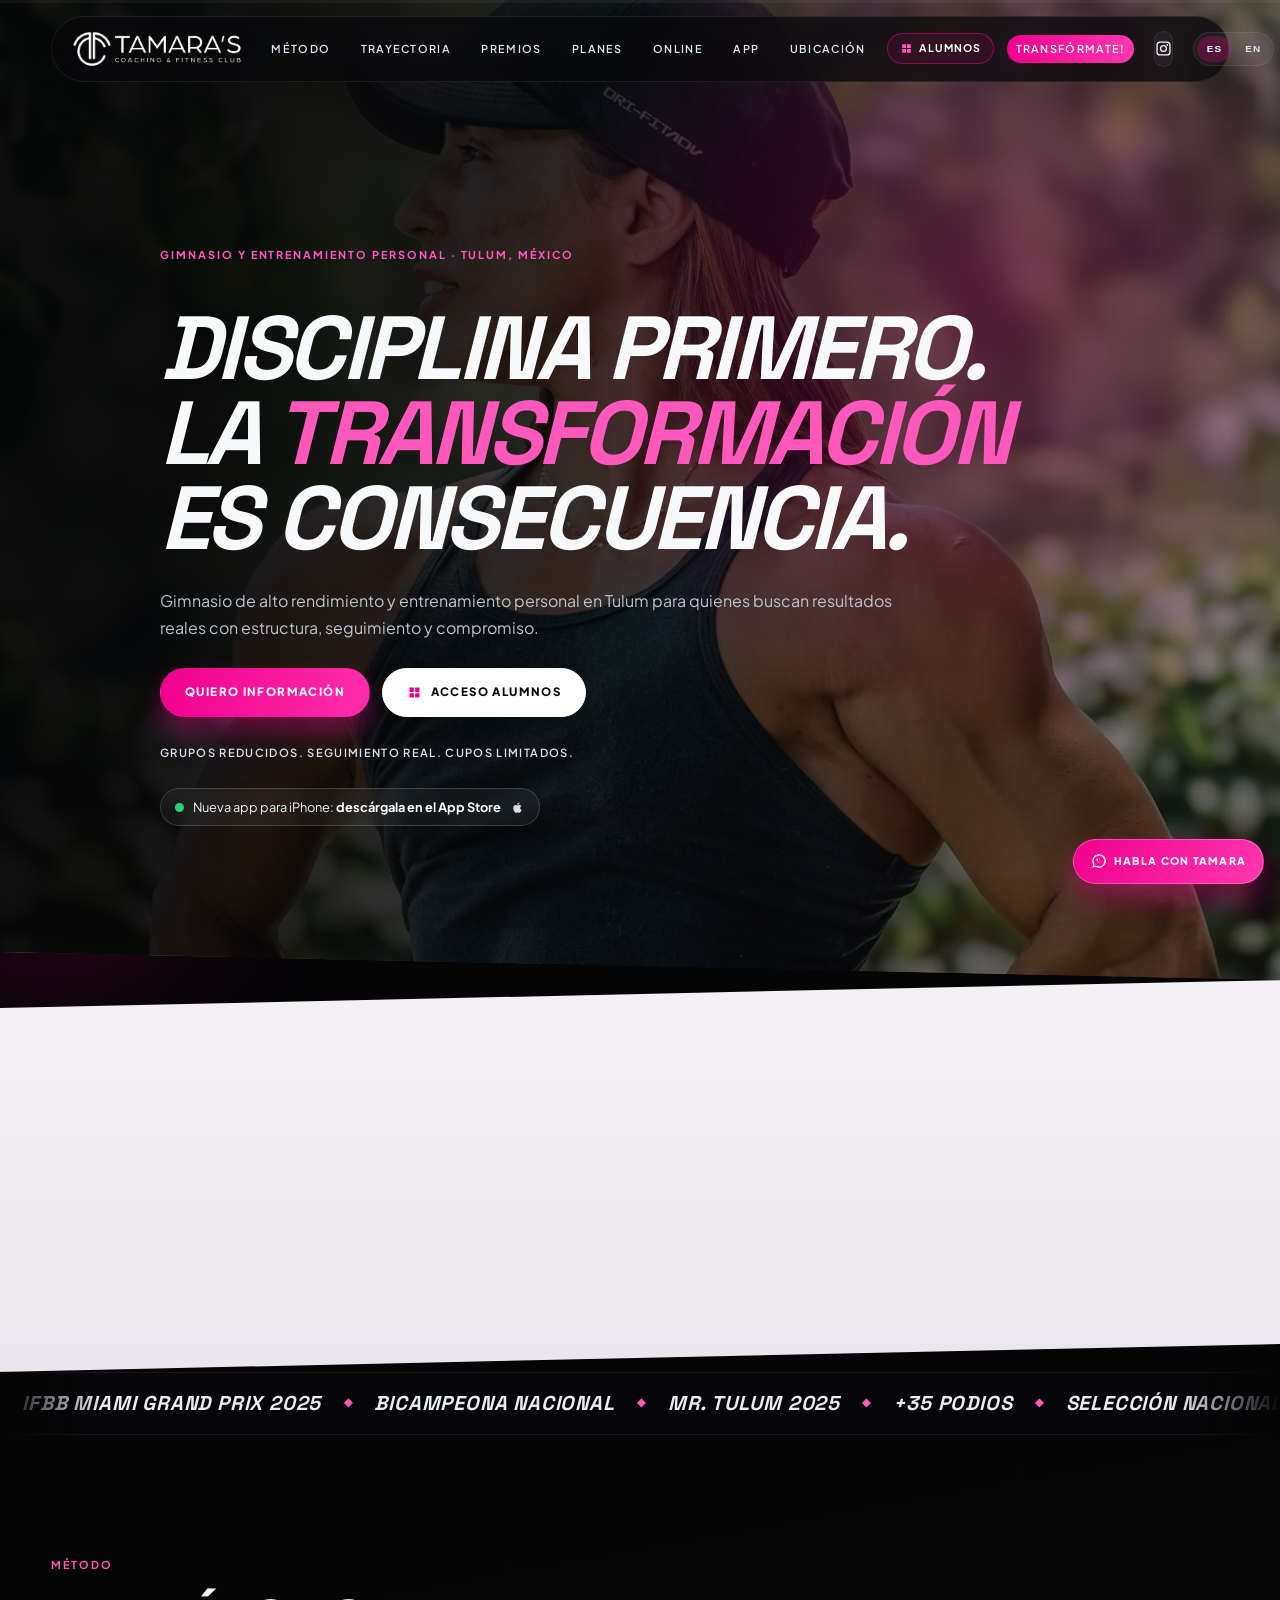
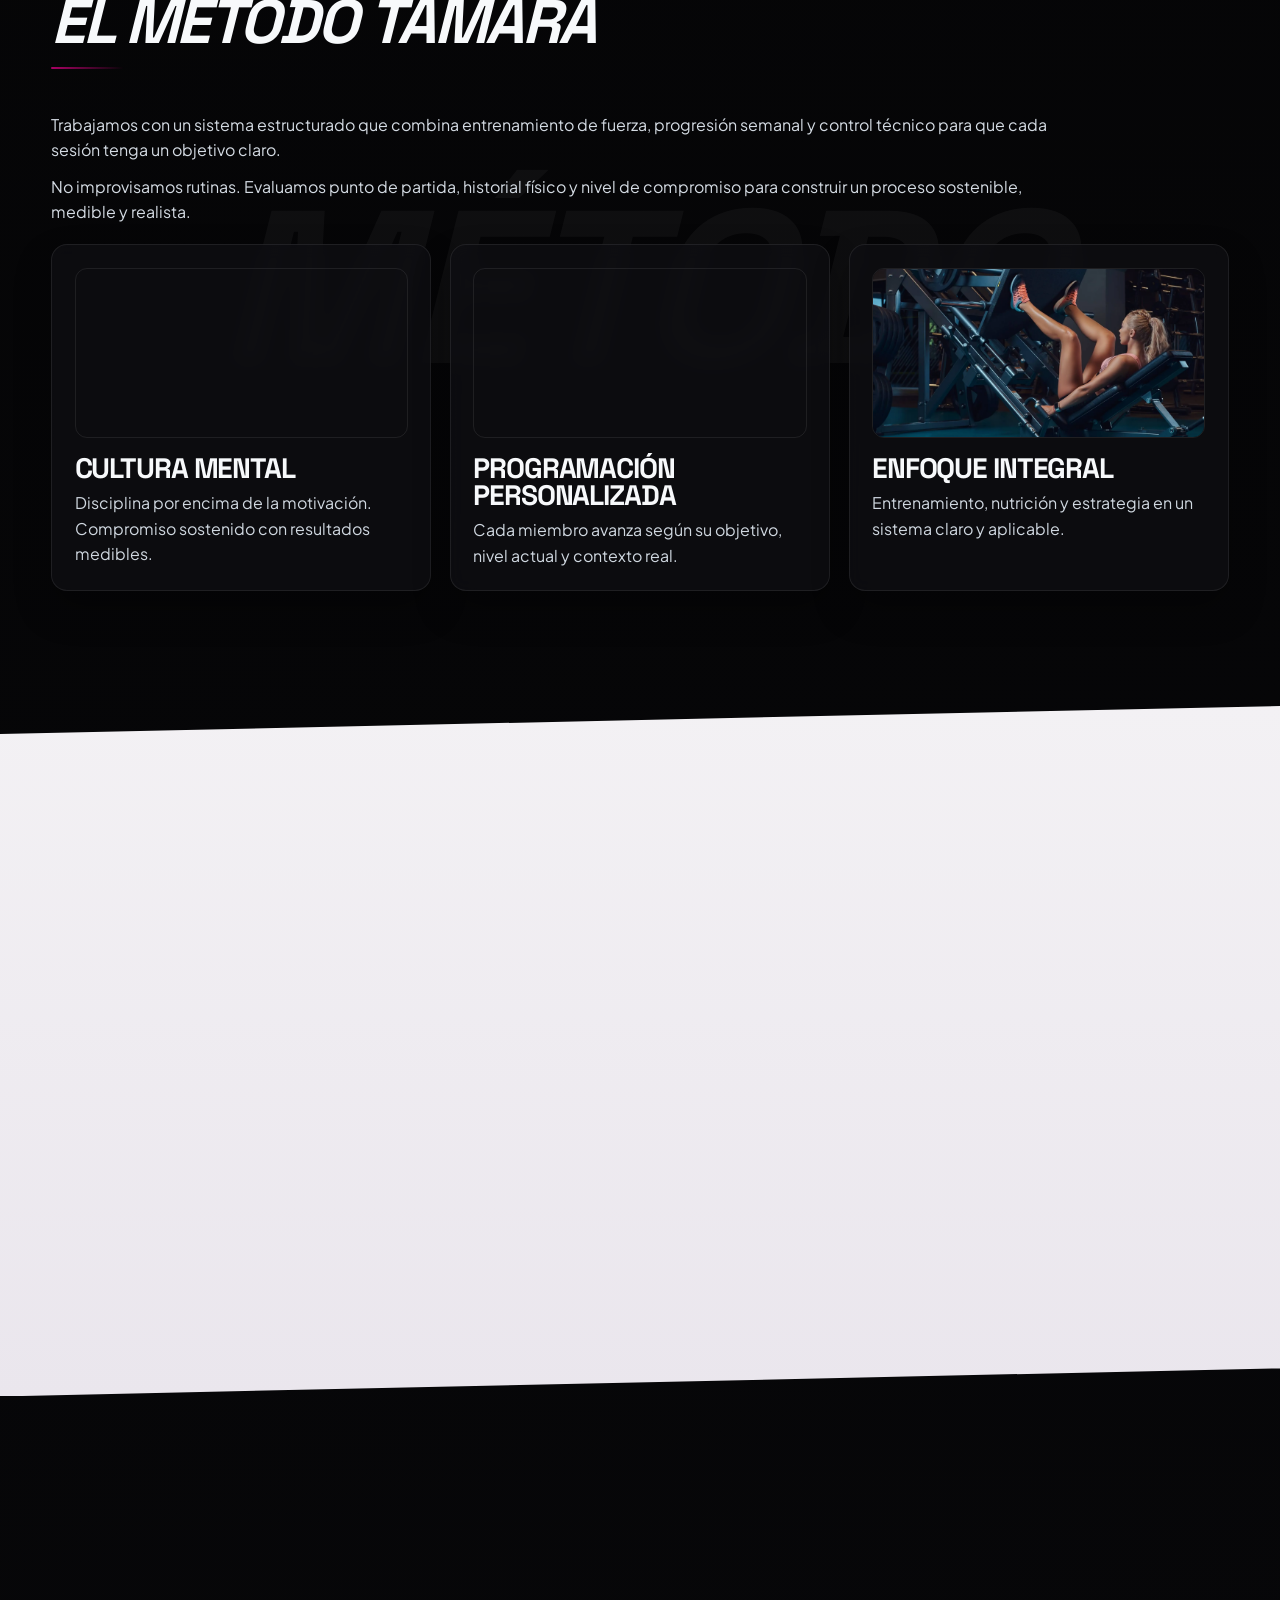
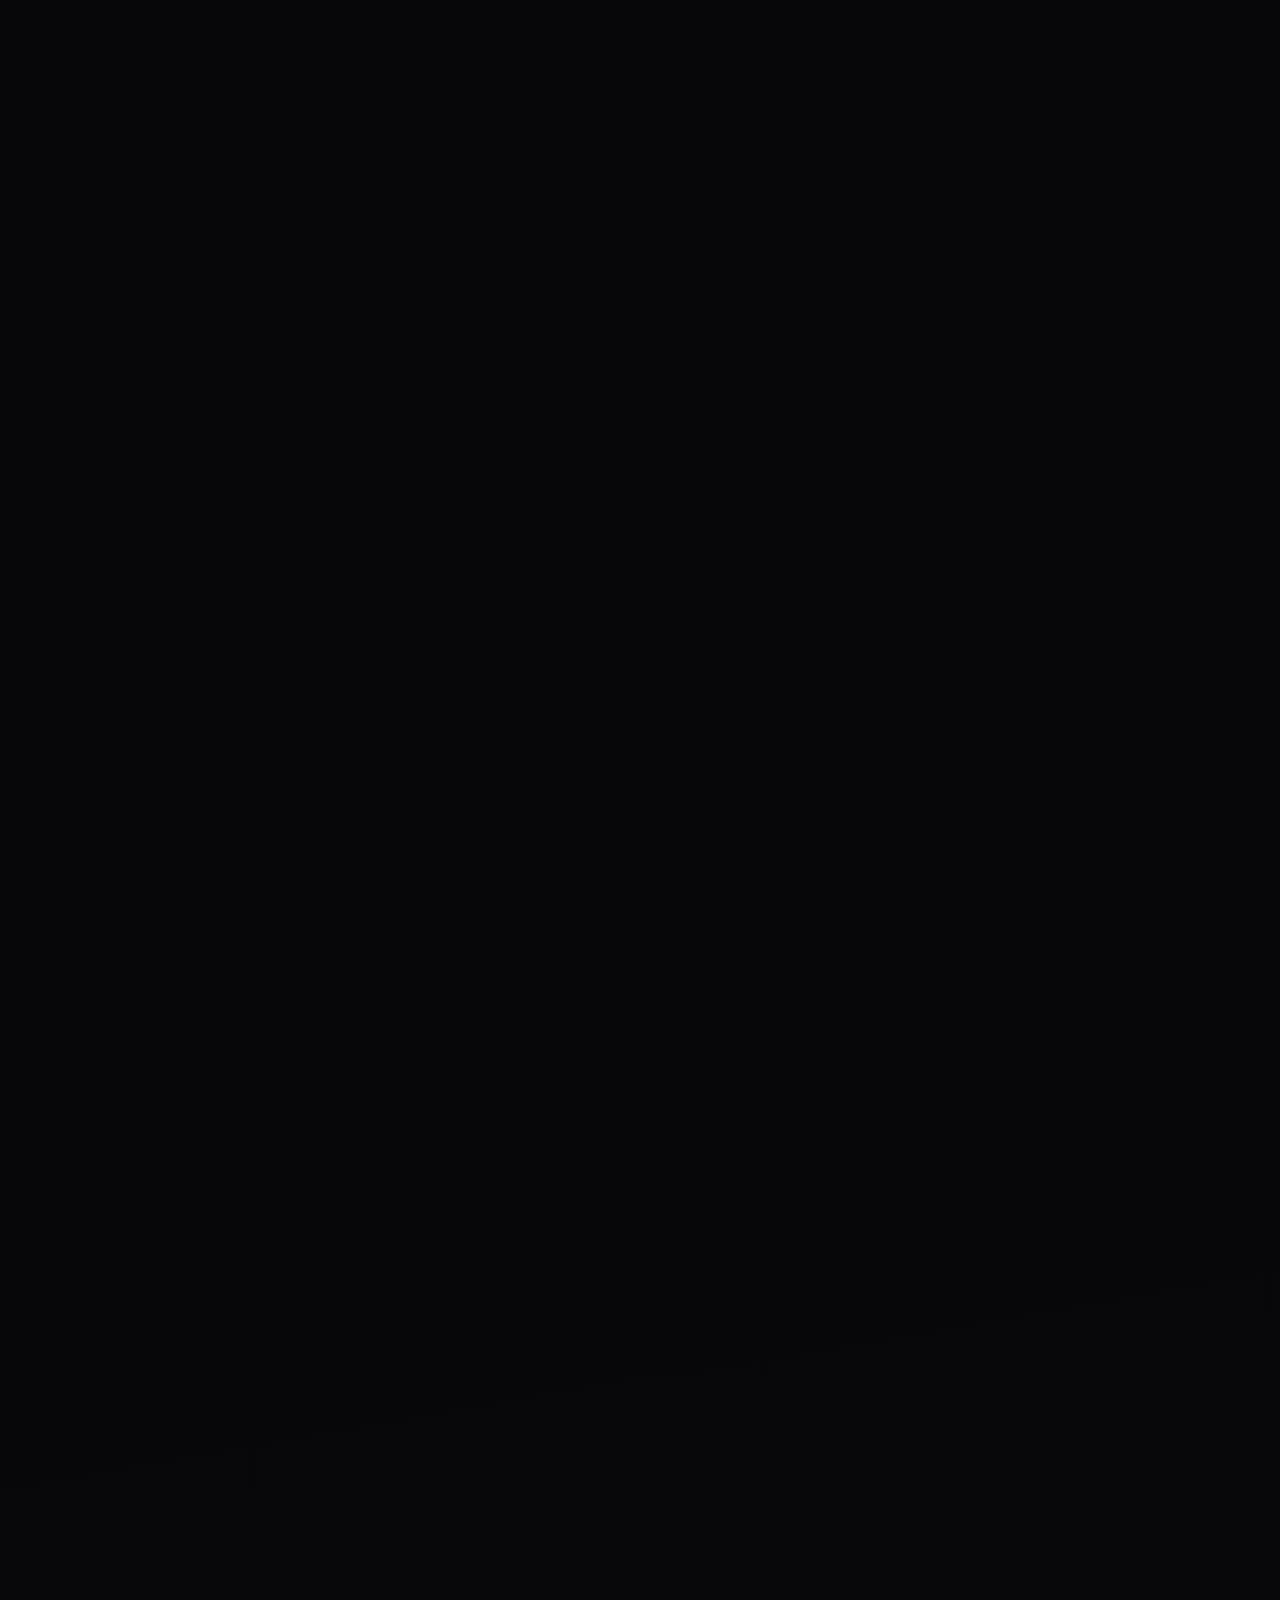
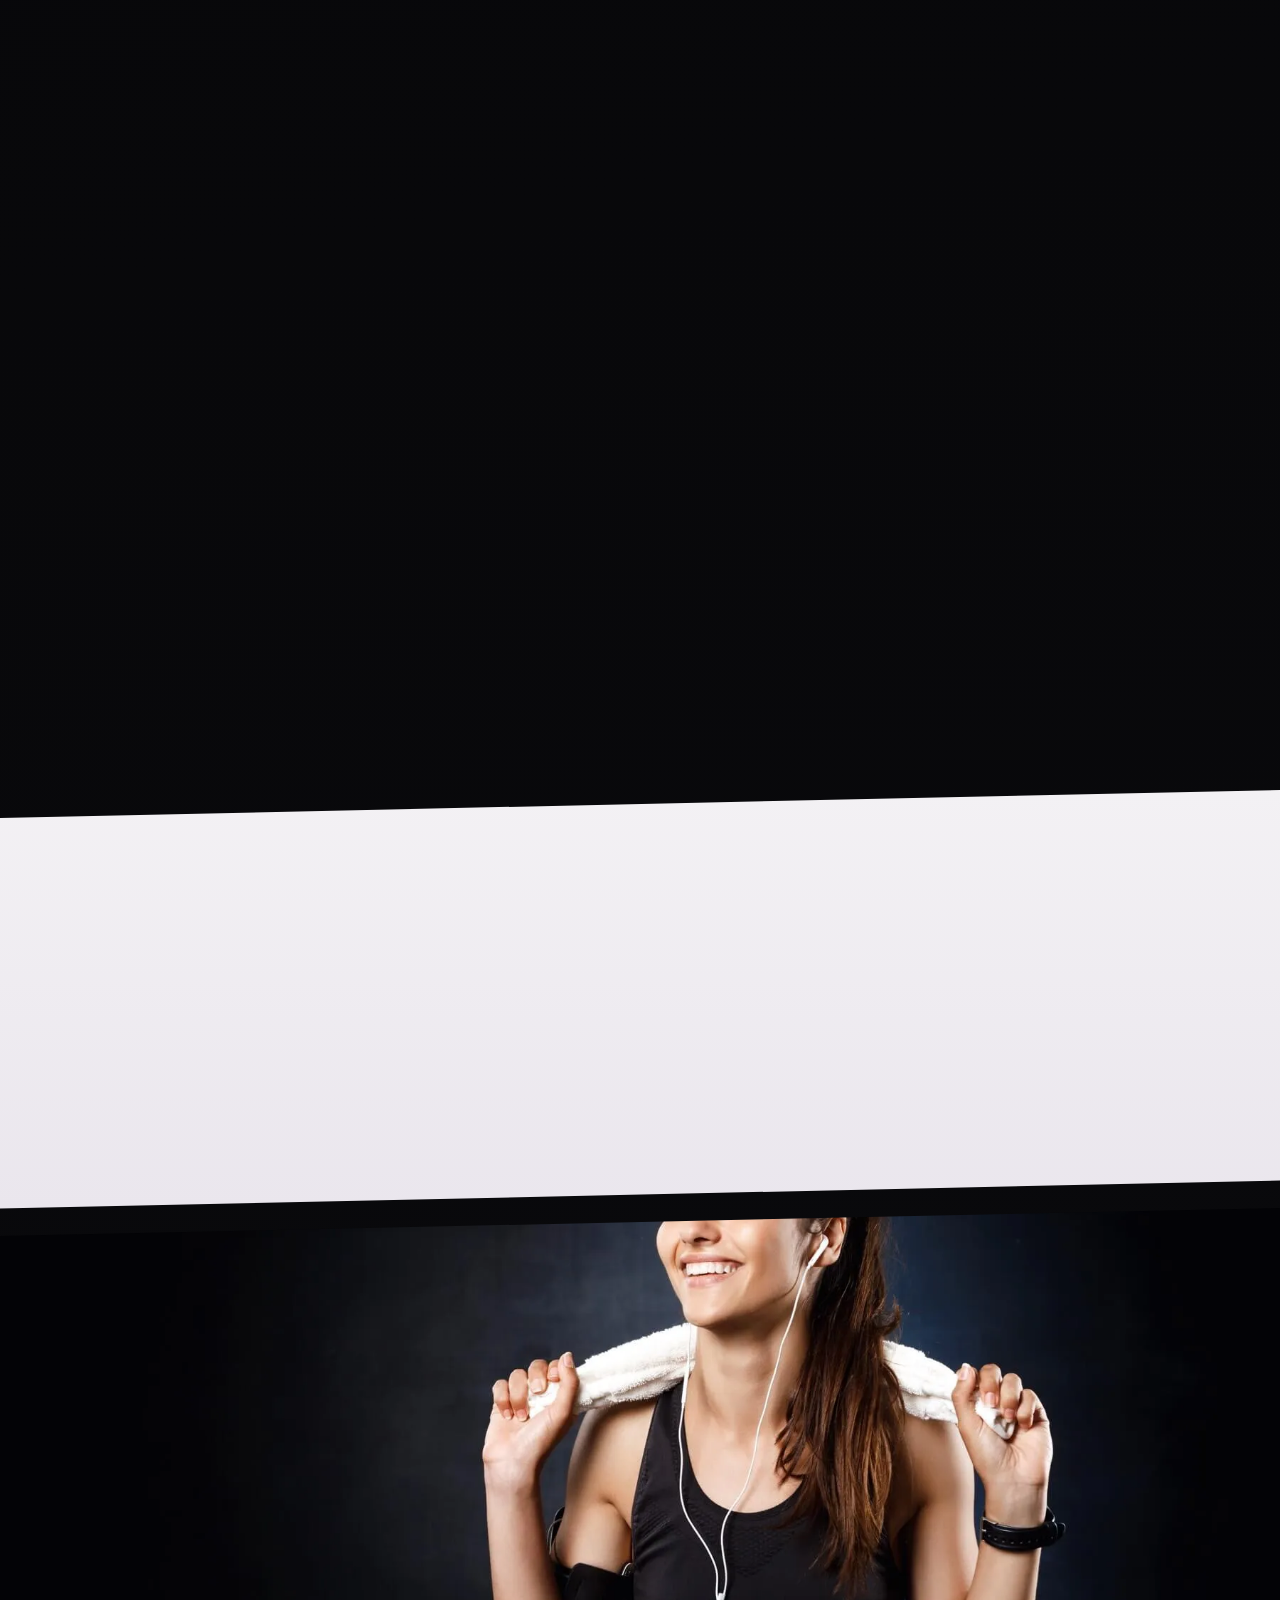
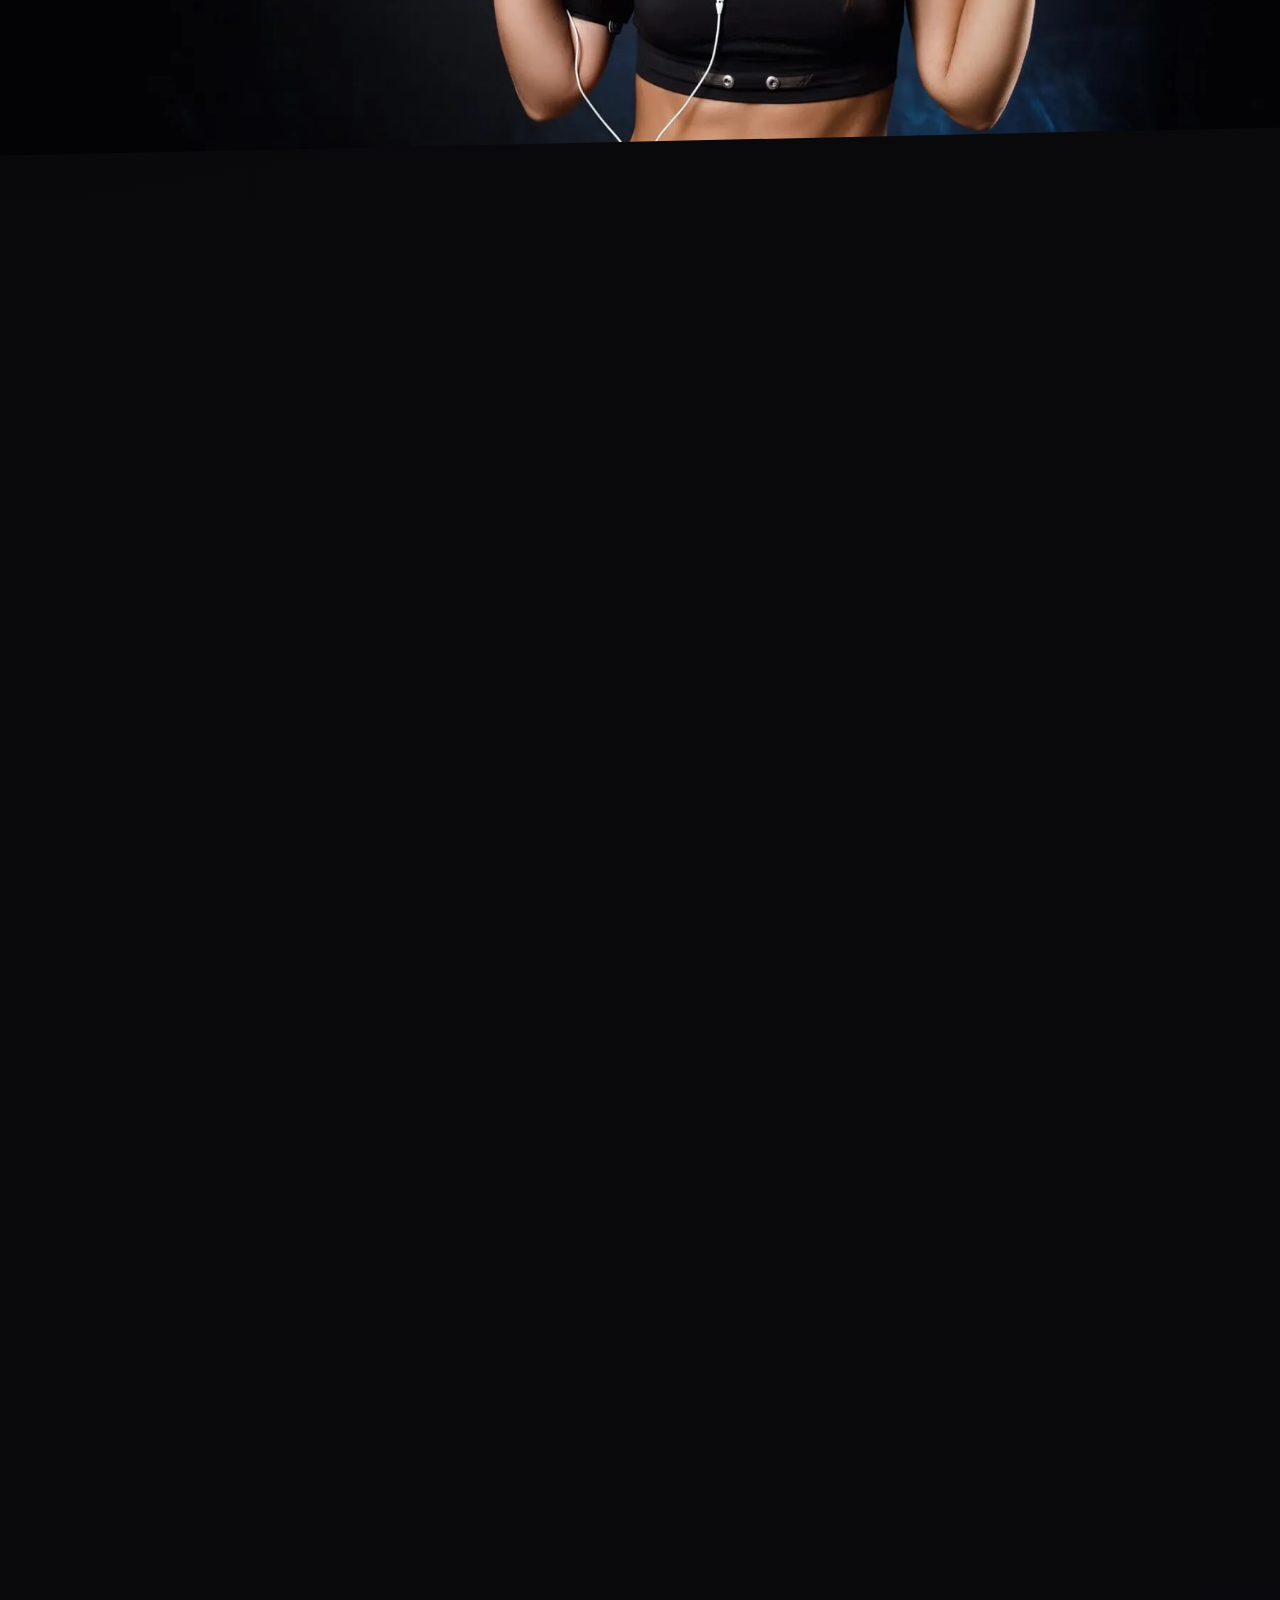
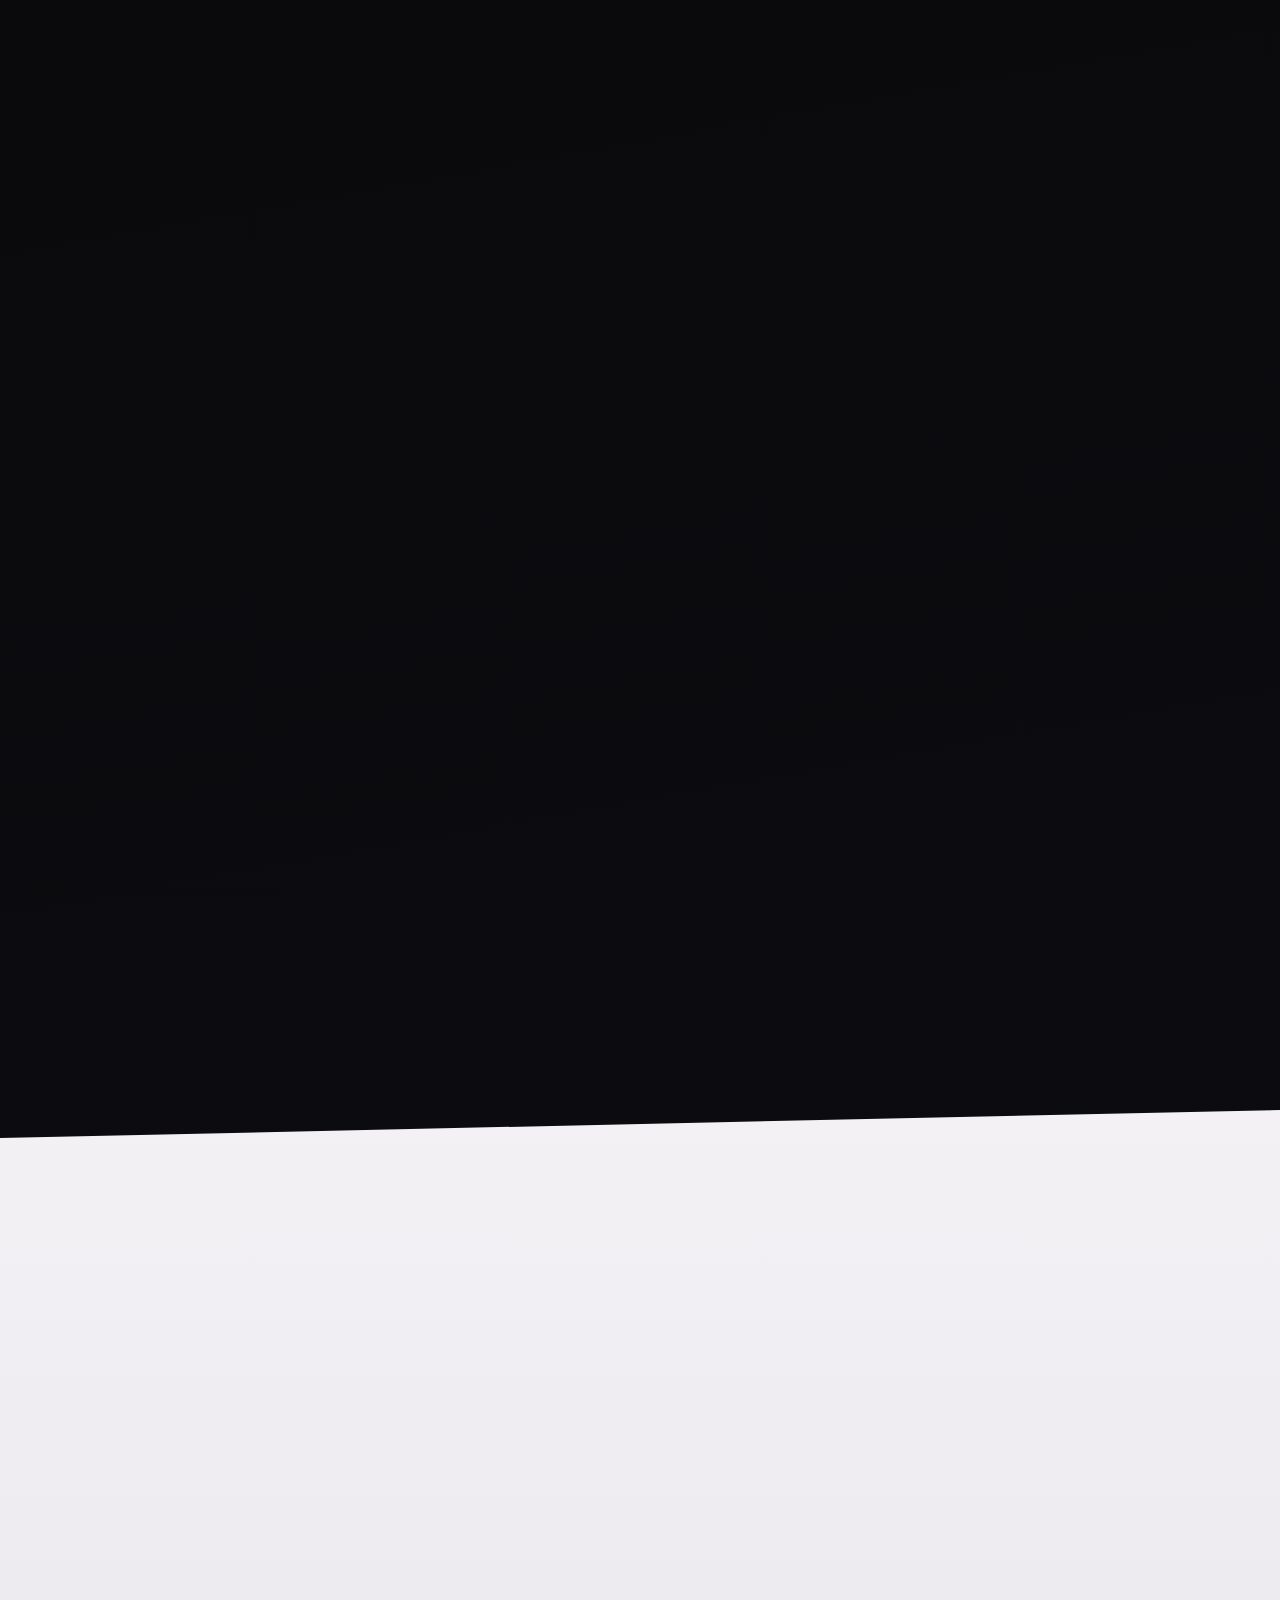
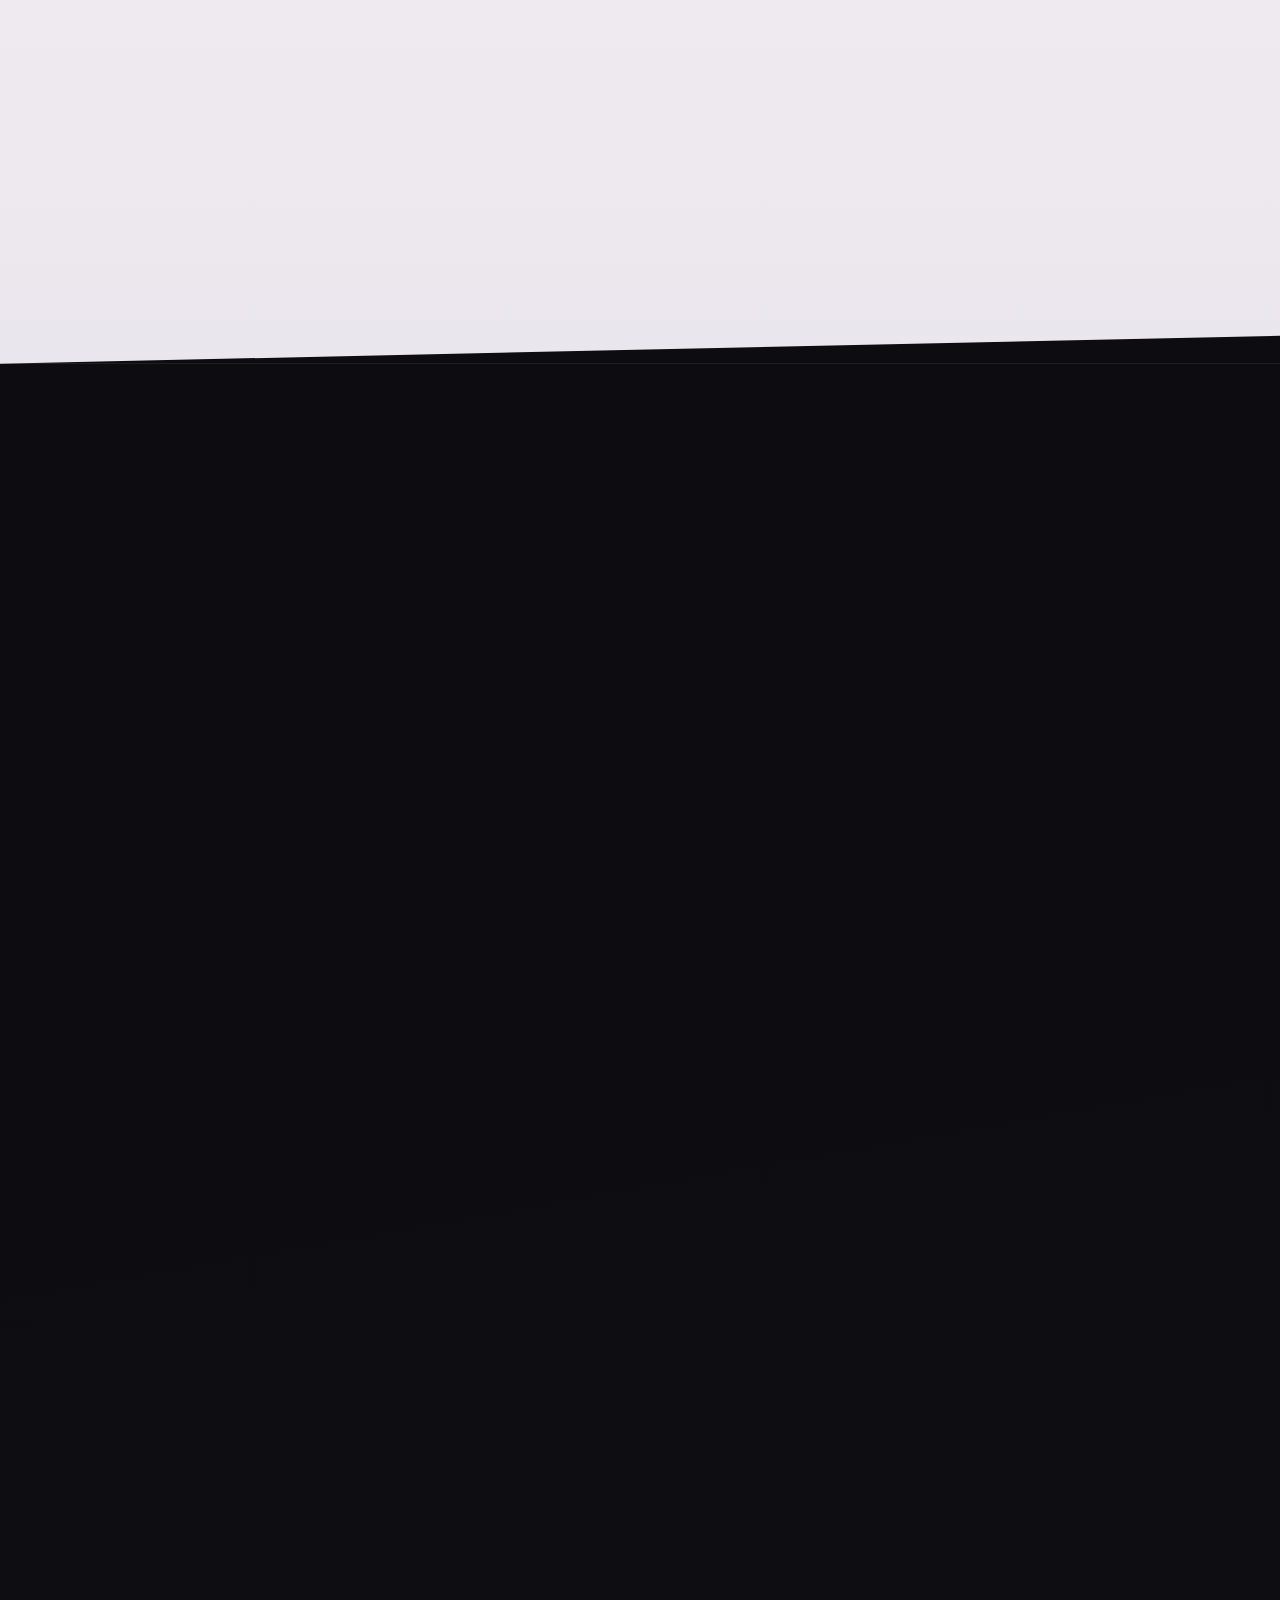
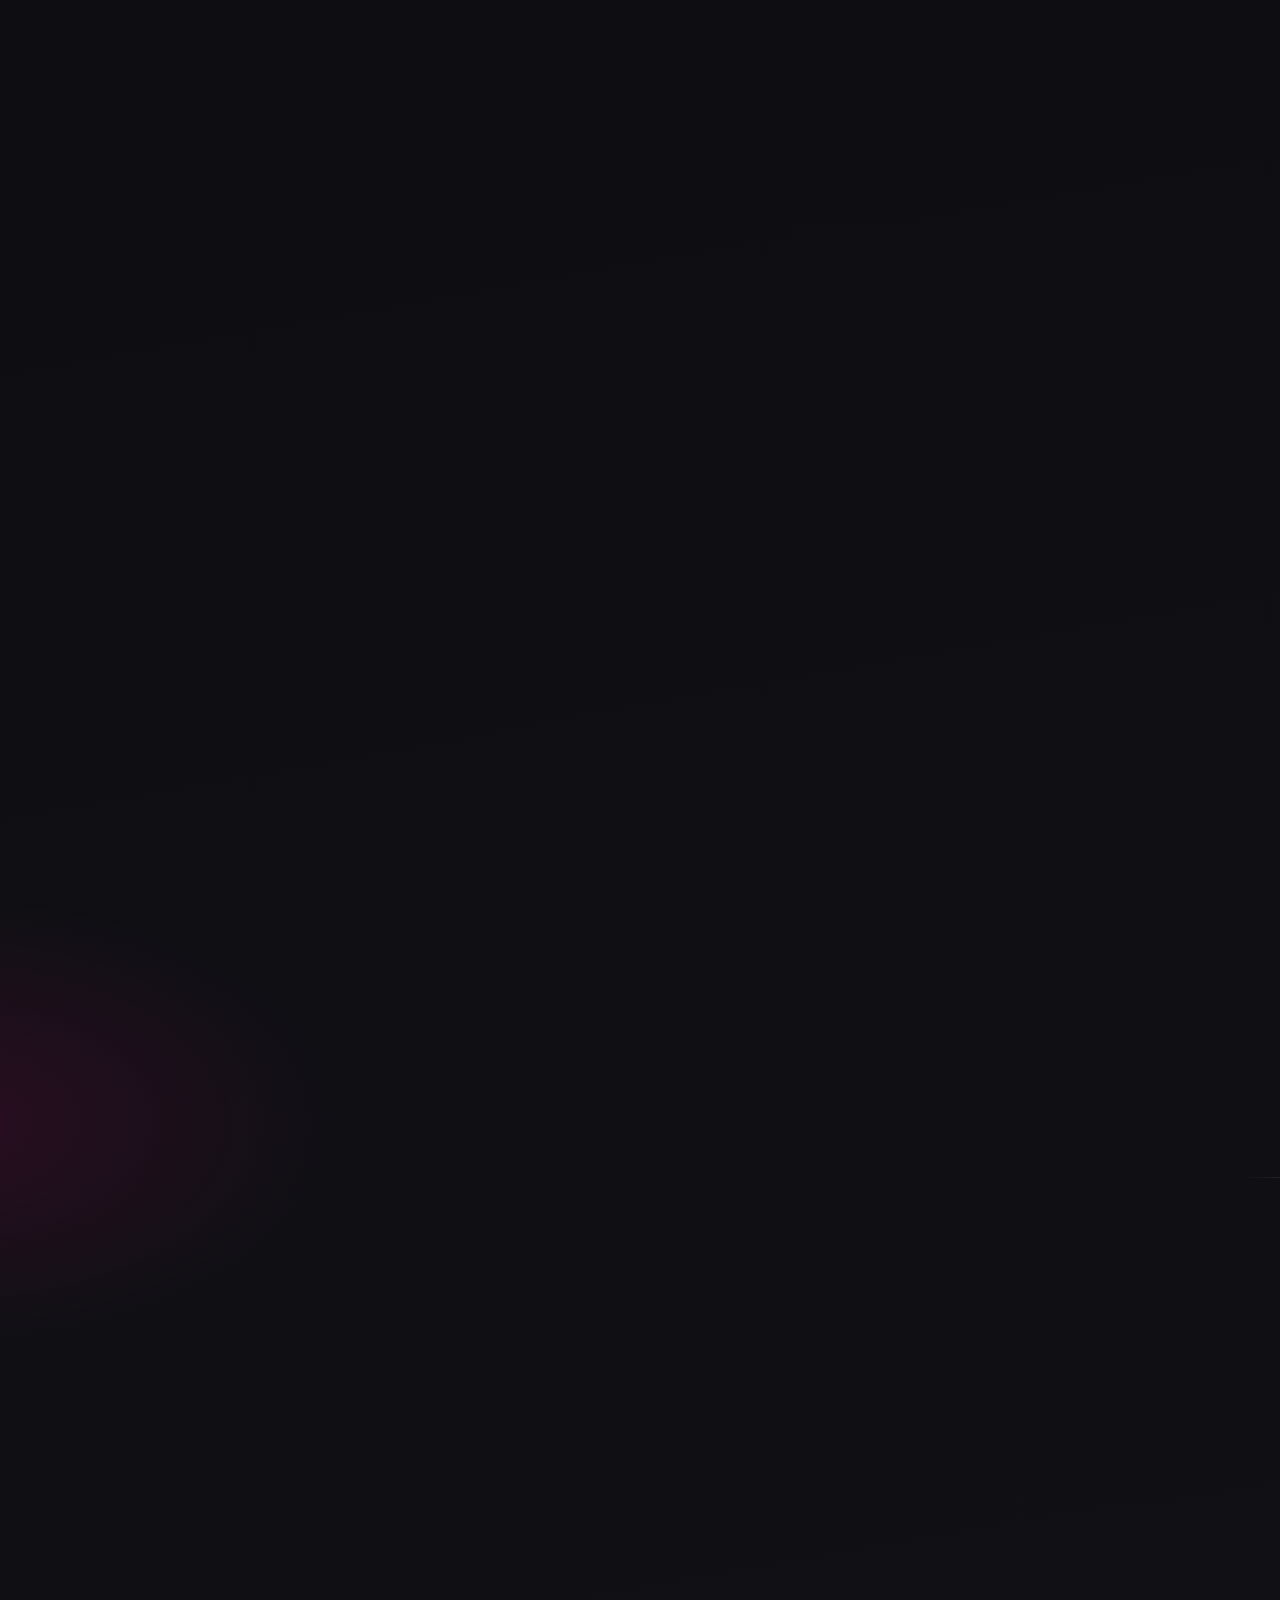
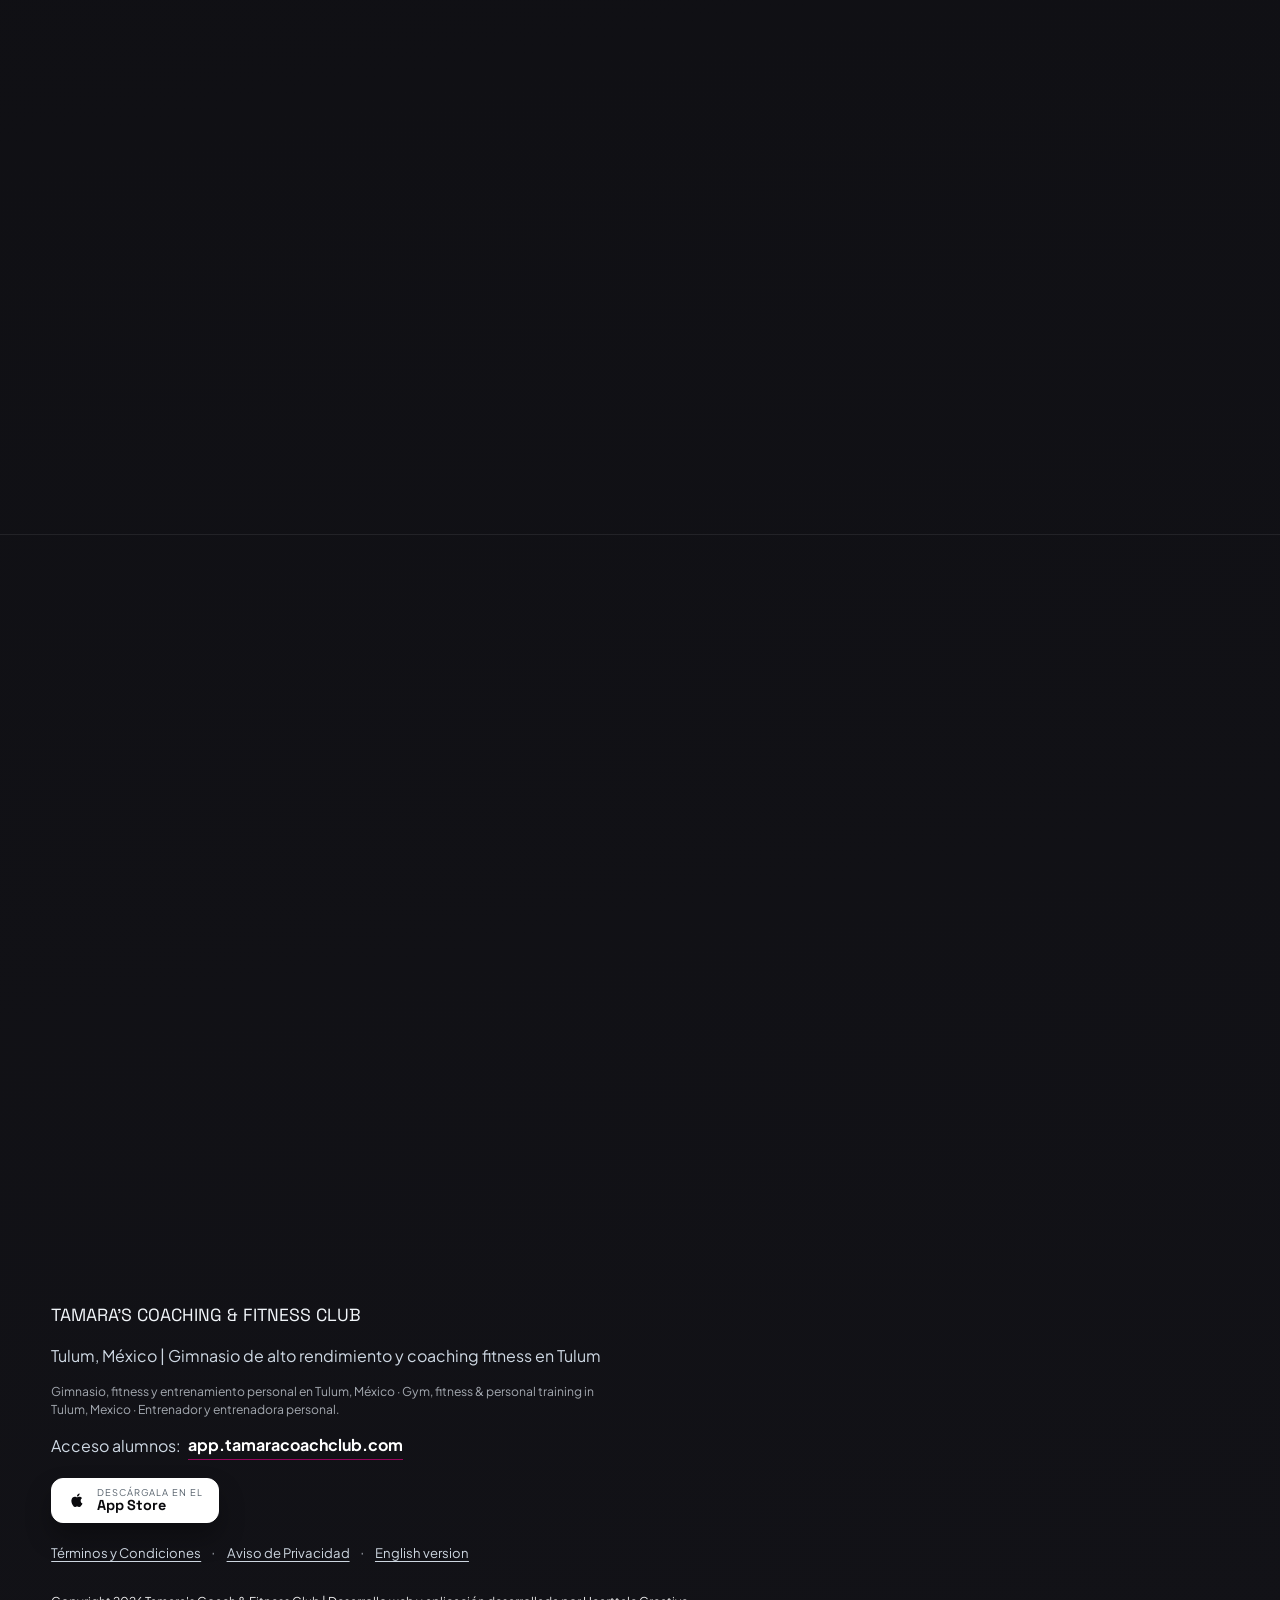
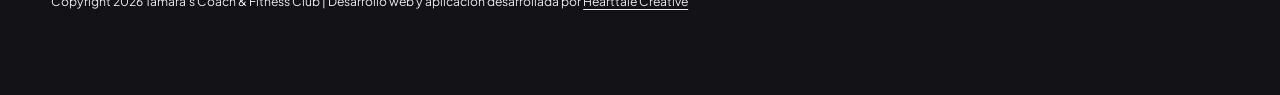
<file: index.html>
<!doctype html>
<html lang="es" data-page-lang="es">

<head>
  <meta charset="UTF-8" />
  <meta name="viewport" content="width=device-width, initial-scale=1.0" />
  <title>Gimnasio y Entrenador Personal en Tulum | Tamara's Coaching & Fitness Club</title>
  <meta name="description"
    content="Gimnasio de fitness y entrenamiento personal en Tulum, México. Entrena con Tamara, entrenadora personal y coach de alto rendimiento: fuerza, método y seguimiento real, presencial y online. Gym & personal trainer in Tulum." />
  <meta name="keywords"
    content="gimnasio en Tulum, gym in Tulum, fitness Tulum, entrenador personal en Tulum, entrenadora personal en Tulum, personal trainer Tulum, coaching fitness en Tulum, entrenamiento personal Tulum, gimnasio de alto rendimiento en Tulum" />
  <link rel="canonical" href="https://www.tamaracoachclub.com/" />
  <link rel="alternate" hreflang="es-mx" href="https://www.tamaracoachclub.com/" />
  <link rel="alternate" hreflang="en" href="https://www.tamaracoachclub.com/en/" />
  <link rel="alternate" hreflang="x-default" href="https://www.tamaracoachclub.com/" />
  <meta property="og:type" content="website" />
  <meta property="og:site_name" content="Tamara's Coach & Fitness Club" />
  <meta property="og:locale" content="es_MX" />
  <meta property="og:locale:alternate" content="en_US" />
  <meta property="og:title" content="Gimnasio y Entrenador Personal en Tulum | Tamara's Coaching & Fitness Club" />
  <meta property="og:description"
    content="Gimnasio de fitness y entrenamiento personal en Tulum, México. Entrena con Tamara, entrenadora personal y coach de alto rendimiento, presencial y online." />
  <meta property="og:url" content="https://www.tamaracoachclub.com/" />
  <meta property="og:image" content="https://www.tamaracoachclub.com/tamara1-og.jpg" />
  <meta property="og:image:width" content="1200" />
  <meta property="og:image:height" content="821" />
  <meta property="og:image:alt" content="Tamara's Coach & Fitness Club en Tulum" />
  <meta name="twitter:card" content="summary_large_image" />
  <meta name="twitter:title" content="Gimnasio y Entrenador Personal en Tulum | Tamara's Coaching & Fitness Club" />
  <meta name="twitter:description"
    content="Gimnasio de fitness y entrenamiento personal en Tulum, México. Entrena con Tamara, entrenadora personal y coach de alto rendimiento, presencial y online." />
  <meta name="twitter:image" content="https://www.tamaracoachclub.com/tamara1-og.jpg" />
  <link rel="me" href="https://www.instagram.com/tamarascoachingfitnessclub/" />
  <meta name="theme-color" content="#050506" />
  <meta name="author" content="Tamara's Coach & Fitness Club" />
  <meta name="robots" content="index, follow, max-image-preview:large" />
  <meta name="geo.region" content="MX-ROO" />
  <meta name="geo.placename" content="Tulum" />
  <meta name="geo.position" content="20.196960;-87.464955" />
  <meta name="ICBM" content="20.196960, -87.464955" />
  <link rel="icon" href="favicon.svg" type="image/svg+xml" />
  <link rel="icon" href="favicon-32.png" sizes="32x32" type="image/png" />
  <link rel="icon" href="favicon-16.png" sizes="16x16" type="image/png" />
  <link rel="alternate icon" href="favicon.ico" sizes="16x16 32x32 48x48" />
  <link rel="apple-touch-icon" sizes="180x180" href="apple-touch-icon.png" />
  <link rel="manifest" href="site.webmanifest" />
  <link rel="preconnect" href="https://fonts.googleapis.com" />
  <link rel="preconnect" href="https://fonts.gstatic.com" crossorigin />
  <link rel="dns-prefetch" href="https://www.youtube.com" />
  <link rel="dns-prefetch" href="https://i.ytimg.com" />
  <link rel="dns-prefetch" href="https://www.google.com" />
  <link rel="preload" as="image" href="assets/web/DSC04219.webp" fetchpriority="high" />
  <link rel="preload" as="style"
    href="https://fonts.googleapis.com/css2?family=Plus+Jakarta+Sans:wght@400;600;700;800&family=Space+Grotesk:wght@500;700;800&display=swap" />
  <link rel="stylesheet" media="print" onload="this.media='all';this.onload=null;"
    href="https://fonts.googleapis.com/css2?family=Plus+Jakarta+Sans:wght@400;600;700;800&family=Space+Grotesk:wght@500;700;800&display=swap" />
  <noscript>
    <link rel="stylesheet"
      href="https://fonts.googleapis.com/css2?family=Plus+Jakarta+Sans:wght@400;600;700;800&family=Space+Grotesk:wght@500;700;800&display=swap" />
  </noscript>
  <link rel="stylesheet" href="styles.css" />
  <script type="application/ld+json">
  {
    "@context": "https://schema.org",
    "@type": "HealthClub",
    "additionalType": "https://schema.org/SportsActivityLocation",
    "@id": "https://www.tamaracoachclub.com/#gym",
    "name": "Tamara's Coaching & Fitness Club",
    "alternateName": [
      "Gimnasio en Tulum",
      "Entrenador personal en Tulum",
      "Entrenadora personal en Tulum",
      "Gym in Tulum",
      "Personal trainer in Tulum"
    ],
    "description": "Gimnasio de fitness y entrenamiento personal en Tulum, México. Entrena con Tamara, entrenadora personal y coach de alto rendimiento: fuerza, método y seguimiento real, presencial y online. Gym, fitness and personal training in Tulum.",
    "keywords": "gimnasio en Tulum, gym in Tulum, fitness Tulum, entrenador personal en Tulum, entrenadora personal en Tulum, personal trainer Tulum, entrenamiento personal, coaching fitness",
    "knowsLanguage": ["es", "en"],
    "url": "https://www.tamaracoachclub.com/",
    "logo": "https://www.tamaracoachclub.com/logo.png",
    "image": "https://www.tamaracoachclub.com/tamara1-og.jpg",
    "telephone": "+52 984 238 4258",
    "priceRange": "$700-$4500 MXN",
    "currenciesAccepted": "MXN",
    "address": {
      "@type": "PostalAddress",
      "addressLocality": "Tulum",
      "addressRegion": "Quintana Roo",
      "addressCountry": "MX"
    },
    "geo": {
      "@type": "GeoCoordinates",
      "latitude": 20.196960,
      "longitude": -87.464955
    },
    "hasMap": "https://maps.app.goo.gl/nExt3WbL4Zu5REWo6",
    "areaServed": { "@type": "City", "name": "Tulum" },
    "sameAs": ["https://www.instagram.com/tamarascoachingfitnessclub/"],
    "founder": {
      "@type": "Person",
      "name": "Tamara",
      "jobTitle": "Entrenadora personal y coach de alto rendimiento",
      "award": [
        "IFBB Miami Grand Prix 2025 - 1er lugar Women Bodyfitness Open",
        "Mr. Tulum 2025 - Campeona Body Fitness Master",
        "Bicampeona nacional"
      ]
    },
    "makesOffer": [
      { "@type": "Offer", "name": "Coaching presencial de alto rendimiento", "category": "Servicio" },
      { "@type": "Offer", "name": "Coaching online personalizado", "category": "Servicio" },
      { "@type": "Offer", "name": "Evaluación inicial y asesoría", "category": "Servicio" }
    ],
    "hasOfferCatalog": {
      "@type": "OfferCatalog",
      "name": "Planes de entrenamiento",
      "itemListElement": [
        {
          "@type": "Offer",
          "name": "Plan Inicio Comprometido",
          "description": "3 sesiones por semana de 1.5 horas, plan de entrenamiento mensual, asesoría en suplementación, 1 dieta fitness y 1 evaluación al mes.",
          "price": "3500",
          "priceCurrency": "MXN",
          "category": "Membresía mensual",
          "availability": "https://schema.org/InStock",
          "url": "https://www.tamaracoachclub.com/#planes"
        },
        {
          "@type": "Offer",
          "name": "Plan Base Fuerte",
          "description": "4 sesiones por semana de 1.5 horas, plan mensual personalizado, asesoría en suplementación, 1 dieta fitness y 1 evaluación al mes.",
          "price": "4000",
          "priceCurrency": "MXN",
          "category": "Membresía mensual",
          "availability": "https://schema.org/InStock",
          "url": "https://www.tamaracoachclub.com/#planes"
        },
        {
          "@type": "Offer",
          "name": "Plan Rendimiento Élite",
          "description": "5 sesiones por semana de 1.5 horas, programa personalizado, correcciones de técnica en tiempo real, 2 dietas fitness y 2 evaluaciones al mes.",
          "price": "4500",
          "priceCurrency": "MXN",
          "category": "Membresía mensual",
          "availability": "https://schema.org/InStock",
          "url": "https://www.tamaracoachclub.com/#planes"
        },
        {
          "@type": "Offer",
          "name": "Sesiones Turísticas Únicas",
          "description": "Sesión única de hasta 110 minutos con entrenamiento totalmente personalizado, en grupos de máximo 5 personas. Ideal para visitantes en Tulum.",
          "price": "700",
          "priceCurrency": "MXN",
          "category": "Sesión única",
          "availability": "https://schema.org/InStock",
          "url": "https://www.tamaracoachclub.com/#planes"
        }
      ]
    }
  }
  </script>
  <script type="application/ld+json">
  {
    "@context": "https://schema.org",
    "@type": "WebSite",
    "@id": "https://www.tamaracoachclub.com/#website",
    "url": "https://www.tamaracoachclub.com/",
    "name": "Tamara's Coaching & Fitness Club",
    "inLanguage": ["es-MX", "en"],
    "publisher": { "@id": "https://www.tamaracoachclub.com/#gym" }
  }
  </script>
  <script type="application/ld+json">
  {
    "@context": "https://schema.org",
    "@type": "Person",
    "@id": "https://www.tamaracoachclub.com/#tamara",
    "name": "Tamara",
    "jobTitle": "Entrenadora personal y coach de alto rendimiento",
    "worksFor": { "@id": "https://www.tamaracoachclub.com/#gym" },
    "knowsAbout": [
      "Entrenamiento de fuerza",
      "Preparación para competencia de fisicoculturismo",
      "Recomposición corporal",
      "Entrenamiento personal"
    ],
    "sameAs": ["https://www.instagram.com/tamarascoachingfitnessclub/"]
  }
  </script>
  <script type="application/ld+json">
  {
    "@context": "https://schema.org",
    "@type": "MobileApplication",
    "name": "Tamara Coaching & Fitness Club",
    "operatingSystem": "iOS",
    "applicationCategory": "HealthApplication",
    "url": "https://apps.apple.com/mx/app/tamara-coaching-fitness-club/id6758464481",
    "installUrl": "https://apps.apple.com/mx/app/tamara-coaching-fitness-club/id6758464481",
    "description": "App oficial de Tamara's Coaching & Fitness Club: reserva clases, consulta tus rutinas y sigue tu progreso.",
    "offers": { "@type": "Offer", "price": "0", "priceCurrency": "MXN" },
    "publisher": { "@id": "https://www.tamaracoachclub.com/#gym" }
  }
  </script>
  <script type="application/ld+json">
  {
    "@context": "https://schema.org",
    "@type": "FAQPage",
    "mainEntity": [
      {
        "@type": "Question",
        "name": "¿Necesito experiencia previa?",
        "acceptedAnswer": { "@type": "Answer", "text": "No. El entrenamiento se adapta completamente a tu nivel." }
      },
      {
        "@type": "Question",
        "name": "¿Y si tengo una lesión?",
        "acceptedAnswer": { "@type": "Answer", "text": "Se evalúa y adapta con enfoque biomecánico para mantener progreso seguro." }
      },
      {
        "@type": "Question",
        "name": "¿Incluye plan nutricional?",
        "acceptedAnswer": { "@type": "Answer", "text": "Sí, según el programa sugerido para tu objetivo." }
      },
      {
        "@type": "Question",
        "name": "¿Puedo probar antes?",
        "acceptedAnswer": { "@type": "Answer", "text": "Sí. Puedes iniciar con sesión única para evaluarte y definir tu ruta." }
      },
      {
        "@type": "Question",
        "name": "¿Cuánto cuesta entrenar en el gimnasio?",
        "acceptedAnswer": { "@type": "Answer", "text": "Los planes mensuales van de $3,500 a $4,500 MXN según cuántos días entrenes por semana. También hay sesiones únicas de $700 MXN, ideales si estás de visita en Tulum." }
      },
      {
        "@type": "Question",
        "name": "¿Dónde está el gimnasio en Tulum?",
        "acceptedAnswer": { "@type": "Answer", "text": "Estamos en Tulum, Quintana Roo. En la sección de ubicación encuentras el mapa y puedes abrir la ruta directa en Google Maps." }
      },
      {
        "@type": "Question",
        "name": "¿Puedo entrenar si no vivo en Tulum?",
        "acceptedAnswer": { "@type": "Answer", "text": "Sí. Ofrecemos coaching online con seguimiento semanal y contacto directo por WhatsApp, y todos los planes presenciales incluyen asesoría en línea cuando estás de viaje." }
      },
      {
        "@type": "Question",
        "name": "Do you speak English?",
        "acceptedAnswer": { "@type": "Answer", "text": "Yes. Coaching and follow-up are available in English and Spanish, and the whole site and app can be used in English." }
      },
      {
        "@type": "Question",
        "name": "¿El gimnasio tiene aplicación?",
        "acceptedAnswer": { "@type": "Answer", "text": "Sí. La app de Tamara's Coaching & Fitness Club está disponible gratis para iPhone en el App Store, y también puedes entrar desde el navegador en app.tamaracoachclub.com." }
      }
    ]
  }
  </script>
</head>

<body>
  <a class="skip-link" href="#inicio">Saltar al contenido</a>
  <div class="scroll-progress" aria-hidden="true"><span></span></div>
  <div class="bg-glow bg-glow-a"></div>
  <div class="bg-glow bg-glow-b"></div>

  <header class="site-header">
    <a class="brand" href="#inicio" aria-label="Tamara's Coaching & Fitness Club">
      <img class="brand-logo" src="logo.png" alt="Tamara's Coaching & Fitness Club" fetchpriority="high" decoding="async" width="3501" height="777" />
    </a>
    <button class="menu-toggle" aria-expanded="false" aria-controls="menu">Menu</button>
    <nav id="menu" class="menu">
      <a class="nav-link" href="#metodo">Método</a>
      <a class="nav-link" href="#trayectoria">Trayectoria</a>
      <a class="nav-link" href="#premios">Premios</a>
      <a class="nav-link" href="#planes">Planes</a>
      <a class="nav-link" href="#online">Online</a>
      <a class="nav-link" href="#app">App</a>
      <a class="nav-link" href="#ubicacion">Ubicación</a>
      <a class="app-link" href="https://app.tamaracoachclub.com/" target="_blank" rel="noopener noreferrer">
        <span class="app-link-icon" aria-hidden="true">
          <svg viewBox="0 0 24 24" role="img" focusable="false"><path d="M4 4h7v7H4V4Zm9 0h7v7h-7V4ZM4 13h7v7H4v-7Zm9 0h7v7h-7v-7Z"/></svg>
        </span>
        <span class="app-link-label">Alumnos</span>
      </a>
      <a class="cta-link js-whatsapp-link" href="#" data-wa-key="general_info">Transfórmate!</a>
    </nav>
    <a class="header-ig" href="https://www.instagram.com/tamarascoachingfitnessclub/" target="_blank" rel="noopener noreferrer"
      aria-label="Instagram Tamara's Coach & Fitness Club">
      <svg viewBox="0 0 24 24" role="img" focusable="false" aria-hidden="true">
        <path d="M7.2 2h9.6A5.2 5.2 0 0 1 22 7.2v9.6a5.2 5.2 0 0 1-5.2 5.2H7.2A5.2 5.2 0 0 1 2 16.8V7.2A5.2 5.2 0 0 1 7.2 2Zm9.4 1.8H7.4a3.6 3.6 0 0 0-3.6 3.6v9.2a3.6 3.6 0 0 0 3.6 3.6h9.2a3.6 3.6 0 0 0 3.6-3.6V7.4a3.6 3.6 0 0 0-3.6-3.6ZM12 7a5 5 0 1 1 0 10 5 5 0 0 1 0-10Zm0 1.8a3.2 3.2 0 1 0 0 6.4 3.2 3.2 0 0 0 0-6.4Zm5.4-3.1a1.2 1.2 0 1 1 0 2.4 1.2 1.2 0 0 1 0-2.4Z" />
      </svg>
    </a>
    <div class="lang-switch" role="group" aria-label="Selector de idioma">
      <button class="lang-btn is-active" type="button" data-lang="es" aria-pressed="true">ES</button>
      <button class="lang-btn" type="button" data-lang="en" aria-pressed="false">EN</button>
    </div>
  </header>

  <main>
    <section id="inicio" class="hero section reveal diagonal-end">
      <div class="hero-video is-fallback" aria-hidden="true">
        <iframe
          id="hero-youtube-player"
          data-src="https://www.youtube.com/embed/1tyX7qDArfA?autoplay=1&mute=1&controls=0&rel=0&playsinline=1&loop=1&playlist=1tyX7qDArfA&start=1040&modestbranding=1&enablejsapi=1"
          title="Tamara Club hero background video"
          loading="lazy"
          allow="autoplay; encrypted-media; picture-in-picture; fullscreen"
          referrerpolicy="strict-origin-when-cross-origin"
          tabindex="-1"></iframe>
        <img class="hero-video-fallback" src="assets/web/DSC04219.webp" alt="" width="1600" height="900" fetchpriority="high" decoding="async" />
      </div>
      <div class="hero-copy">
        <p class="eyebrow">Gimnasio y entrenamiento personal · Tulum, México</p>
        <h1>Disciplina primero.<br />La <span>transformación</span> es consecuencia.</h1>
        <p class="lead">Gimnasio de alto rendimiento y entrenamiento personal en Tulum para quienes buscan resultados reales con estructura,
          seguimiento y compromiso.</p>
        <div class="actions">
          <a class="btn btn-primary js-whatsapp-link" href="#" data-wa-key="hero_info">Quiero información</a>
          <a class="btn btn-app" href="https://app.tamaracoachclub.com/" target="_blank" rel="noopener noreferrer">
            <span class="btn-app-icon" aria-hidden="true">
              <svg viewBox="0 0 24 24" role="img" focusable="false"><path d="M4 4h7v7H4V4Zm9 0h7v7h-7V4ZM4 13h7v7H4v-7Zm9 0h7v7h-7v-7Z"/></svg>
            </span>
            <span class="btn-app-label">Acceso alumnos</span>
          </a>
        </div>
        <p class="tagline">Grupos reducidos. Seguimiento real. Cupos limitados.</p>
        <a class="hero-app-chip" href="https://apps.apple.com/mx/app/tamara-coaching-fitness-club/id6758464481" target="_blank" rel="noopener noreferrer">
          <span class="hero-app-chip-dot" aria-hidden="true"></span>
          <span class="hero-app-chip-text">Nueva app para iPhone: <strong>descárgala en el App Store</strong></span>
          <svg class="hero-app-chip-apple" viewBox="0 0 24 24" aria-hidden="true"><path d="M16.36 12.8c-.02-2.06 1.68-3.05 1.76-3.1-.96-1.4-2.46-1.6-2.99-1.62-1.27-.13-2.48.75-3.13.75-.64 0-1.64-.73-2.7-.71-1.39.02-2.67.81-3.38 2.05-1.44 2.5-.37 6.2 1.03 8.23.69.99 1.5 2.1 2.57 2.06 1.03-.04 1.42-.66 2.67-.66 1.24 0 1.6.66 2.69.64 1.11-.02 1.81-1.01 2.49-2.01.78-1.15 1.1-2.26 1.12-2.32-.02-.01-2.15-.83-2.17-3.29ZM14.3 6.74c.56-.69.94-1.63.83-2.59-.81.03-1.8.54-2.38 1.22-.52.6-.98 1.57-.86 2.49.9.07 1.83-.46 2.41-1.12Z"/></svg>
        </a>
      </div>
    </section>

    <section class="section section-quote reveal bg-light-section diagonal-both">
      <div class="bg-giant-text" aria-hidden="true">CULTURA</div>
      <div class="container content-layer">
        <h2>No es un gimnasio.<br />Es una cultura.</h2>
        <p class="lead">Aquí no se entrena por moda. Se entrena con estructura, método y propósito.</p>
      </div>
    </section>

    <div class="marquee" aria-hidden="true">
      <div class="marquee-track">
        <span>IFBB Miami Grand Prix 2025</span><span class="marquee-dot">◆</span>
        <span>Bicampeona nacional</span><span class="marquee-dot">◆</span>
        <span>Mr. Tulum 2025</span><span class="marquee-dot">◆</span>
        <span>+35 podios</span><span class="marquee-dot">◆</span>
        <span>Selección nacional</span><span class="marquee-dot">◆</span>
        <span>Alto rendimiento en Tulum</span><span class="marquee-dot">◆</span>
        <span>IFBB Miami Grand Prix 2025</span><span class="marquee-dot">◆</span>
        <span>Bicampeona nacional</span><span class="marquee-dot">◆</span>
        <span>Mr. Tulum 2025</span><span class="marquee-dot">◆</span>
        <span>+35 podios</span><span class="marquee-dot">◆</span>
        <span>Selección nacional</span><span class="marquee-dot">◆</span>
        <span>Alto rendimiento en Tulum</span><span class="marquee-dot">◆</span>
      </div>
    </div>

    <section id="metodo" class="section reveal">
      <div class="bg-giant-text" aria-hidden="true">MÉTODO</div>
      <div class="container content-layer">
        <div class="section-header">
          <p class="eyebrow">Método</p>
          <h2>El Método Tamara</h2>
        </div>
        <div class="method-intro">
          <p class="method-copy">Trabajamos con un sistema estructurado que combina entrenamiento de fuerza, progresión semanal y control técnico para que cada sesión tenga un objetivo claro.</p>
          <p class="method-copy">No improvisamos rutinas. Evaluamos punto de partida, historial físico y nivel de compromiso para construir un proceso sostenible, medible y realista.</p>
        </div>
        <div class="grid-3">
          <article class="card">
            <img class="card-media" src="assets/web/young-fitness-man-studio.webp" alt="Entrenamiento de fuerza en el gimnasio de Tamara en Tulum" loading="lazy" decoding="async" width="1800" height="1197" />
            <h3>Cultura Mental</h3>
            <p>Disciplina por encima de la motivación. Compromiso sostenido con resultados medibles.</p>
          </article>
          <article class="card">
            <img class="card-media" src="assets/web/woman-helping-man-gym.webp" alt="Coaching técnico personalizado con entrenadora personal en Tulum" loading="lazy" decoding="async" width="1800" height="1200" />
            <h3>Programación Personalizada</h3>
            <p>Cada miembro avanza según su objetivo, nivel actual y contexto real.</p>
          </article>
          <article class="card">
            <img class="card-media" src="assets/web/athletic-blonde-woman-sportswear-doing-exercise-legs-press-machine-gym.webp" alt="Trabajo integral de fuerza en el gimnasio de Tulum" loading="lazy" decoding="async" width="1800" height="1200" />
            <h3>Enfoque Integral</h3>
            <p>Entrenamiento, nutrición y estrategia en un sistema claro y aplicable.</p>
          </article>
        </div>
      </div>
    </section>

    <section class="section reveal bg-light-section diagonal-both" id="trayectoria">
      <div class="bg-giant-text" aria-hidden="true">EXPERIENCIA</div>
      <div class="container split content-layer">
        <div class="trayectoria-copy">
          <p class="eyebrow">Coaching profesional</p>
          <h2>Experiencia real.<br>Resultados reales.</h2>
          <p class="lead">Tamara trabaja como entrenadora personal y coach en Tulum con un enfoque personalizado: evalúa tu punto de partida, estructura una estrategia clara y ajusta cada fase para que avances con seguridad, consistencia y resultados medibles.</p>
          <ul class="list">
            <li>Diagnóstico inicial para conocer tu nivel real y tus necesidades.</li>
            <li>Programación individual con objetivos claros por etapa.</li>
            <li>Corrección técnica permanente para entrenar mejor y evitar estancarte.</li>
            <li>Seguimiento continuo para medir progreso y ajustar cuando sea necesario.</li>
          </ul>
        </div>
        <div class="media-panel" aria-label="Tamara en competencia">
          <div class="tamara-rotator rotator" aria-hidden="true">
            <img src="assets/web/DSC04191.webp" alt="" class="is-active" loading="eager" decoding="async" width="1800" height="2700" />
            <img src="assets/web/DSC04219.webp" alt="" loading="eager" decoding="async" width="1800" height="2700" />
            <img src="assets/web/DSC04230.webp" alt="" loading="lazy" decoding="async" width="1800" height="2700" />
            <img src="assets/web/DSC04257.webp" alt="" loading="lazy" decoding="async" width="1800" height="2700" />
          </div>
        </div>
      </div>
    </section>

    <section class="section reveal" id="premios">
      <div class="bg-giant-text" aria-hidden="true">TROFEOS</div>
      <div class="container content-layer split split-reverse awards-layout">
        <div class="awards-copy">
          <p class="eyebrow">Coach de alto rendimiento</p>
          <h2>Premios que respaldan el método</h2>
          <p class="lead">Los resultados de Tamara no son casualidad. Su trayectoria competitiva confirma que trabaja con estructura, disciplina y estándares de alto rendimiento en cada etapa del proceso.</p>
          <ul class="list">
            <li><strong>IFBB Miami Grand Prix 2025:</strong> 1er lugar en Women Bodyfitness Open.</li>
            <li><strong>Mr. Tulum 2025:</strong> campeona en Body Fitness Master y Body Fitness Clasificadas.</li>
            <li><strong>Selección nacional:</strong> clasificación tras su rendimiento en Monterrey.</li>
            <li><strong>Trayectoria consolidada:</strong> campeona estatal múltiple y bicampeona nacional.</li>
          </ul>
          <div class="awards-stats">
            <div class="awards-stat"><span>+35</span><small>Podios nacionales e internacionales</small></div>
            <div class="awards-stat"><span>2X</span><small>Campeona nacional</small></div>
            <div class="awards-stat"><span>2025</span><small>Oro internacional en Miami</small></div>
          </div>
        </div>
        <figure class="awards-media">
          <img src="premios.webp" alt="Tamara, coach de fitness en Tulum, con sus trofeos y medallas de competencia" width="1430" height="1080" loading="lazy" decoding="async" />
        </figure>
      </div>
    </section>

    <section class="section reveal" id="entorno">
      <div class="bg-giant-text" aria-hidden="true">CLUB</div>
      <div class="container content-layer">
        <div class="section-header">
          <p class="eyebrow">El club en Tulum</p>
          <h2>Un gimnasio en Tulum que te empuja a cumplir</h2>
        </div>
        <p class="lead">El espacio del club está pensado para entrenar con foco: equipamiento funcional, sesiones guiadas y una cultura donde cada persona entrena en serio sin importar su nivel de inicio.</p>
        <div class="gym-visual-grid">
          <figure class="gym-shot gym-shot-wide"><img src="assets/web/young-man-sportswear-exercise-class-gym.webp" alt="Clase de entrenamiento grupal en el gimnasio de Tulum" loading="lazy" decoding="async" width="1800" height="1201" /></figure>
          <figure class="gym-shot"><img src="assets/web/medium-shot-woman-holding-weight.webp" alt="Alumna entrenando con pesas en el gimnasio de Tulum" loading="lazy" decoding="async" width="1800" height="2696" /></figure>
          <figure class="gym-shot"><img src="assets/web/sporty-beautiful-female-showing-her-well-trained-body.webp" alt="Sesión de fuerza en el gimnasio de alto rendimiento en Tulum" loading="lazy" decoding="async" width="1800" height="2698" /></figure>
          <figure class="gym-shot"><img src="assets/web/cropped-photo-athletic-man-keeping-dumbbells.webp" alt="Trabajo de fuerza con mancuernas en Tamara's Coaching &amp; Fitness Club" loading="lazy" decoding="async" width="1800" height="2303" /></figure>
          <figure class="gym-shot"><img src="assets/web/woman-helping-man-gym.webp" alt="Acompañamiento técnico durante el entrenamiento personal en Tulum" loading="lazy" decoding="async" width="1800" height="1200" /></figure>
        </div>
      </div>
    </section>

<section id="comunidad" class="section reveal bg-light-section diagonal-both">
      <div class="bg-giant-text" aria-hidden="true">EQUIPO</div>
      <div class="container content-layer">
        <div class="section-header">
          <p class="eyebrow">Comunidad</p>
          <h2>Respeto. Constancia. Carácter.</h2>
        </div>
        <p class="lead">
          El valor central es el respeto: por el cuerpo, por el proceso y por la palabra.
        </p>
      </div>
    </section>

    <section id="empezar" class="section section-emotional reveal diagonal-both">
      <div class="bg-giant-text" aria-hidden="true">FUERZA</div>
      <div class="container content-layer">
        <div class="floating-card floating-card-contrast">
          <h2>Si alguna vez sentiste que no podías</h2>
          <p class="lead">
            Muchos llegan después de abandonar procesos, perder confianza o no lograr constancia. Aquí
            no se juzga. Se estructura. Se acompaña. Se construye.
          </p>
        </div>
      </div>
    </section>

    <section id="membresias" class="section reveal">
      <div class="bg-giant-text" aria-hidden="true">PROCESO</div>
      <div class="container content-layer">
        <div class="section-header">
          <p class="eyebrow">El proceso</p>
          <h2>Entrenamiento personal con acompañamiento real</h2>
        </div>
        <p class="lead">Cada persona entrena según su nivel, su objetivo y su contexto. Definimos tu ruta en una asesoría inicial y ajustamos el plan contigo, paso a paso, con seguimiento directo.</p>
        <div class="audience-grid">
          <article class="audience-card">
            <span class="audience-num" aria-hidden="true">01</span>
            <h3>Si estás empezando</h3>
            <p>Construimos base técnica, hábitos y constancia sin frustración.</p>
          </article>
          <article class="audience-card">
            <span class="audience-num" aria-hidden="true">02</span>
            <h3>Si ya entrenas</h3>
            <p>Ordenamos tu plan para salir del estancamiento y subir nivel.</p>
          </article>
          <article class="audience-card">
            <span class="audience-num" aria-hidden="true">03</span>
            <h3>Si compites</h3>
            <p>Aplicamos estrategia avanzada de rendimiento, composición y pico competitivo.</p>
          </article>
        </div>
        <div class="process-cta">
          <p class="process-cta-text">Sin planes rígidos ni letras pequeñas. Cuéntanos tu objetivo y te armamos una ruta a tu medida.</p>
          <a class="btn btn-primary js-whatsapp-link" href="#" data-wa-key="general_info">Solicita tu asesoría</a>
        </div>
      </div>
    </section>

    <section id="planes" class="section reveal">
      <div class="bg-giant-text" aria-hidden="true">PLANES</div>
      <div class="container content-layer">
        <div class="section-header">
          <p class="eyebrow">Membresías</p>
          <h2>Planes de entrenamiento en Tulum</h2>
          <p class="lead pricing-lead">Elige el plan que se adapta a tu ritmo. Todos incluyen acompañamiento de Tamara y seguimiento real. Te suscribes por WhatsApp en un minuto.</p>
        </div>
        <div class="plans-grid" id="plans-grid"></div>
        <p class="pricing-note">Precios en pesos mexicanos (MXN), cargo mensual. ¿Dudas sobre cuál elegir? Escríbenos y te asesoramos.</p>
        <div class="pricing-app-strip">
          <p class="pricing-app-text">Al inscribirte, gestionas tus clases y tu progreso desde la app del club.</p>
          <a class="store-cta store-cta-sm" href="https://apps.apple.com/mx/app/tamara-coaching-fitness-club/id6758464481" target="_blank" rel="noopener noreferrer">
            <svg class="store-cta-icon" viewBox="0 0 24 24" aria-hidden="true"><path d="M16.36 12.8c-.02-2.06 1.68-3.05 1.76-3.1-.96-1.4-2.46-1.6-2.99-1.62-1.27-.13-2.48.75-3.13.75-.64 0-1.64-.73-2.7-.71-1.39.02-2.67.81-3.38 2.05-1.44 2.5-.37 6.2 1.03 8.23.69.99 1.5 2.1 2.57 2.06 1.03-.04 1.42-.66 2.67-.66 1.24 0 1.6.66 2.69.64 1.11-.02 1.81-1.01 2.49-2.01.78-1.15 1.1-2.26 1.12-2.32-.02-.01-2.15-.83-2.17-3.29ZM14.3 6.74c.56-.69.94-1.63.83-2.59-.81.03-1.8.54-2.38 1.22-.52.6-.98 1.57-.86 2.49.9.07 1.83-.46 2.41-1.12Z"/></svg>
            <span class="store-cta-text"><small class="store-cta-small">Descárgala en el</small><strong>App Store</strong></span>
          </a>
        </div>
      </div>
    </section>

    <section id="online" class="section reveal bg-light-section diagonal-both">
      <div class="bg-giant-text" aria-hidden="true">ONLINE</div>
      <div class="container split content-layer">
        <div>
          <p class="eyebrow">Online</p>
          <h2>Alto rendimiento desde cualquier lugar.</h2>
          <p class="lead">Si no estás en Tulum, puedes trabajar con Tamara en formato online con seguimiento semanal, ajustes de plan y contacto continuo por WhatsApp para sostener adherencia.</p>
          <ul class="list">
            <li>Sesiones en vivo con seguimiento</li>
            <li>Activación + entrenamiento guiado</li>
            <li>Material de estiramientos</li>
            <li>Adaptación individual según nivel</li>
          </ul>
        </div>
        <div class="app-box online-box">
          <figure class="online-media">
            <img src="assets/web/young-beautiful-sportive-girl-listening-music-dark-wall.webp" alt="Entrenamiento online guiado por Tamara, coach en Tulum" loading="lazy" width="1800" height="1200" />
          </figure>
          <div class="online-content">
            <p class="online-note">Control de clases, seguimiento de progreso y ajustes semanales en una experiencia online clara y personalizada.</p>
            <ul class="online-points">
              <li>Feedback semanal</li>
              <li>Ajustes según avance</li>
              <li>Contacto directo por WhatsApp</li>
            </ul>
            <a class="btn btn-primary js-whatsapp-link" href="#" data-wa-key="online_program">Consultar programa online</a>
          </div>
        </div>
      </div>
    </section>

    <section id="app" class="section reveal">
      <div class="bg-giant-text" aria-hidden="true">APP</div>
      <div class="container content-layer split app-section-layout">
        <div class="app-section-copy">
          <p class="eyebrow app-eyebrow">App Tamara Club</p>
          <h2>Toda tu experiencia, en una sola app</h2>
          <p class="lead app-lead"><strong>Ya disponible para iPhone en el App Store.</strong> Reserva tus clases, consulta tus rutinas y sigue tu progreso desde el móvil. También puedes entrar desde el navegador.</p>
          <ul class="list app-section-list">
            <li>Reserva y organiza tus clases en segundos.</li>
            <li>Accede a tus rutinas y tareas semanales.</li>
            <li>Monitorea avances físicos y consistencia.</li>
            <li>Participa en la comunidad del gimnasio.</li>
            <li>Uso 100% gratuito para miembros del club.</li>
          </ul>
          <div class="actions app-actions">
            <a class="store-cta js-appstore-link" href="https://apps.apple.com/mx/app/tamara-coaching-fitness-club/id6758464481" target="_blank" rel="noopener noreferrer">
              <svg class="store-cta-icon" viewBox="0 0 24 24" aria-hidden="true"><path d="M16.36 12.8c-.02-2.06 1.68-3.05 1.76-3.1-.96-1.4-2.46-1.6-2.99-1.62-1.27-.13-2.48.75-3.13.75-.64 0-1.64-.73-2.7-.71-1.39.02-2.67.81-3.38 2.05-1.44 2.5-.37 6.2 1.03 8.23.69.99 1.5 2.1 2.57 2.06 1.03-.04 1.42-.66 2.67-.66 1.24 0 1.6.66 2.69.64 1.11-.02 1.81-1.01 2.49-2.01.78-1.15 1.1-2.26 1.12-2.32-.02-.01-2.15-.83-2.17-3.29ZM14.3 6.74c.56-.69.94-1.63.83-2.59-.81.03-1.8.54-2.38 1.22-.52.6-.98 1.57-.86 2.49.9.07 1.83-.46 2.41-1.12Z"/></svg>
              <span class="store-cta-text"><small class="store-cta-small">Descárgala en el</small><strong>App Store</strong></span>
            </a>
            <a class="btn btn-ghost btn-app" href="https://app.tamaracoachclub.com/" target="_blank" rel="noopener noreferrer">
              <span class="btn-app-icon" aria-hidden="true">
                <svg viewBox="0 0 24 24" role="img" focusable="false"><path d="M4 4h7v7H4V4Zm9 0h7v7h-7V4ZM4 13h7v7H4v-7Zm9 0h7v7h-7v-7Z"/></svg>
              </span>
              <span class="btn-app-label">Abrir en el navegador</span>
            </a>
          </div>
          <p class="app-platform-note">Disponible para iPhone. Gratis para miembros del club.</p>
        </div>
        <div class="app-showcase">
          <figure class="app-shot app-shot-lead">
            <img src="assets/app/screen-3.webp" alt="Pantalla de la app: gestión de clases y horarios" width="460" height="995" loading="lazy" decoding="async" />
          </figure>
          <figure class="app-shot app-shot-side">
            <img src="assets/app/screen-4.webp" alt="Pantalla de la app: reservas y cancelaciones al día" width="460" height="995" loading="lazy" decoding="async" />
          </figure>
          <figure class="app-shot app-shot-side">
            <img src="assets/app/screen-2.webp" alt="Pantalla de la app: inicio de sesión de alumnos" width="460" height="995" loading="lazy" decoding="async" />
          </figure>
        </div>
      </div>
    </section>

    <section id="faq" class="section reveal diagonal-both">
      <div class="bg-giant-text" aria-hidden="true">DUDAS</div>
      <div class="container content-layer">
        <div class="section-header">
          <p class="eyebrow">FAQ</p>
          <h2>Preguntas frecuentes</h2>
        </div>
        <div class="faq-list">
          <details>
            <summary>¿Necesito experiencia previa?</summary>
            <p>No. El entrenamiento se adapta completamente a tu nivel.</p>
          </details>
          <details>
            <summary>¿Y si tengo una lesión?</summary>
            <p>Se evalúa y adapta con enfoque biomecánico para mantener progreso seguro.</p>
          </details>
          <details>
             <summary>¿Incluye plan nutricional?</summary>
             <p>Si, según el programa sugerido para tu objetivo.</p>
          </details>
          <details>
             <summary>¿Puedo probar antes?</summary>
             <p>Sí. Puedes iniciar con sesión única para evaluarte y definir tu ruta.</p>
          </details>
          <details>
             <summary>¿Cuánto cuesta entrenar en el gimnasio?</summary>
             <p>Los planes mensuales van de $3,500 a $4,500 MXN según cuántos días entrenes por semana. También hay sesiones únicas de $700 MXN, ideales si estás de visita en Tulum.</p>
          </details>
          <details>
             <summary>¿Dónde está el gimnasio en Tulum?</summary>
             <p>Estamos en Tulum, Quintana Roo. En la sección de ubicación encuentras el mapa y puedes abrir la ruta directa en Google Maps.</p>
          </details>
          <details>
             <summary>¿Puedo entrenar si no vivo en Tulum?</summary>
             <p>Sí. Ofrecemos coaching online con seguimiento semanal y contacto directo por WhatsApp, y todos los planes presenciales incluyen asesoría en línea cuando estás de viaje.</p>
          </details>
          <details>
             <summary>Do you speak English?</summary>
             <p>Yes. Coaching and follow-up are available in English and Spanish, and the whole site and app can be used in English.</p>
          </details>
          <details>
             <summary>¿El gimnasio tiene aplicación?</summary>
             <p>Sí. La app de Tamara's Coaching &amp; Fitness Club está disponible gratis para iPhone en el App Store, y también puedes entrar desde el navegador en app.tamaracoachclub.com.</p>
          </details>
        </div>
      </div>
    </section>

    <section id="aplicar" class="section reveal diagonal-start">
      <div class="bg-giant-text" aria-hidden="true">UNIRSE</div>
      <div class="container content-layer">
        <div class="urgency-banner">
          <p class="eyebrow">Cupos</p>
          <p class="urgency-title">Aperturas limitadas por horario</p>
          <p class="urgency-text">Trabajamos con grupos reducidos para mantener acompañamiento real. Si quieres entrenar con seguimiento directo, te recomendamos agendar tu lugar cuanto antes.</p>
          <div class="urgency-tags">
            <span>Grupos máximo 5 personas</span>
            <span>Ingreso por evaluación inicial</span>
            <span>Seguimiento 1 a 1 por WhatsApp</span>
          </div>
        </div>
        <div class="apply-layout">
          <div class="apply-copy">
            <div class="section-header">
              <p class="eyebrow">Aplicación</p>
              <h2>Recibe asesoría personalizada</h2>
              <p class="form-sublead">Déjanos tus datos y te contactamos para recomendarte la mejor opción para tu objetivo.</p>
            </div>
            <div class="form-benefits">
              <p class="form-note">Nuestra plataforma digital permite control de clases, gestión y seguimiento
                estructurado de tus progresos.</p>
              <div class="objections-list">
                <p>No necesitas experiencia previa.</p>
                <p>Adaptamos el plan a tu nivel y contexto.</p>
                <p>Respuesta por WhatsApp en 24 a 48 horas.</p>
              </div>
            </div>
          </div>
          <form class="form" action="#" method="post" id="lead-form">
            <label>Nombre<input type="text" name="nombre" autocomplete="name" enterkeyhint="next" required /></label>
            <label>WhatsApp<input type="tel" name="telefono" autocomplete="tel" inputmode="tel" enterkeyhint="next" required /></label>
            <label>Correo<input type="email" name="correo" autocomplete="email" inputmode="email" spellcheck="false" /></label>
            <label>Objetivo principal
              <select name="objetivo" required>
                <option value="">Selecciona una opción</option>
                <option>Bajar grasa</option>
                <option>Ganar masa muscular</option>
                <option>Mejorar rendimiento</option>
                <option>Recomposición corporal</option>
              </select>
            </label>
            <label class="field-message">Mensaje (opcional)<textarea name="mensaje" rows="3" placeholder="Cuéntanos brevemente tu situación actual"></textarea></label>
            <button class="btn btn-primary" type="submit">Enviar por WhatsApp</button>
            <p class="form-note">Al enviar, abriremos WhatsApp con tu mensaje listo para contactar al club.</p>
          </form>
        </div>
      </div>
    </section>

    <section id="ubicacion" class="section reveal">
      <div class="bg-giant-text" aria-hidden="true">VISITANOS</div>
      <div class="container content-layer visit-layout split split-reverse">
        <div class="visit-copy">
          <p class="eyebrow">Ubicación</p>
          <h2>Visita el gimnasio en Tulum</h2>
          <p class="lead">Si quieres transformar tu cuerpo con método, este es el mejor siguiente paso: venir a conocer el espacio, hablar con Tamara y definir una ruta real según tu objetivo.</p>
          <ul class="list">
            <li>Visita el gimnasio y vive la energía del club.</li>
            <li>Recibe orientación inicial según tu nivel actual.</li>
            <li>Elige el programa que mejor se adapta a tu meta.</li>
          </ul>
          <div class="actions">
            <a class="btn btn-primary js-whatsapp-link" href="#" data-wa-key="visit_booking">Agendar visita</a>
            <a class="btn btn-ghost" href="https://maps.app.goo.gl/nExt3WbL4Zu5REWo6" target="_blank" rel="noopener noreferrer">Abrir en Google Maps</a>
          </div>
        </div>
        <div class="map-embed" aria-label="Ubicación del gimnasio en Google Maps">
          <iframe src="https://www.google.com/maps/embed?pb=!1m18!1m12!1m3!1d982.663782407074!2d-87.46495466975897!3d20.196959863974577!2m3!1f0!2f0!3f0!3m2!1i1024!2i768!4f13.1!3m3!1m2!1s0x8f4fd778ae39bdbb%3A0xf6667fd9e2aab5c1!2sRIO%20TULUM!5e0!3m2!1ses!2smx!4v1772487607618!5m2!1ses!2smx" width="600" height="450" style="border:0;" allowfullscreen="" loading="lazy" title="Mapa de ubicación de Tamara's Coach & Fitness Club en Tulum" referrerpolicy="no-referrer-when-downgrade"></iframe>
        </div>
      </div>
    </section>
  </main>

  <a class="whatsapp-fab js-whatsapp-link" href="#"
    data-wa-key="general_info"
    aria-label="Abrir WhatsApp de Tamara Club">
    <span class="whatsapp-fab-icon" aria-hidden="true">
      <svg viewBox="0 0 24 24" role="img" focusable="false">
        <path d="M12 2a10 10 0 0 0-8.7 14.9L2 22l5.2-1.4A10 10 0 1 0 12 2zm0 18.2a8.2 8.2 0 0 1-4.2-1.2l-.3-.2-3.1.8.8-3-.2-.3a8.2 8.2 0 1 1 7 3.9zm4.5-6.1c-.2-.1-1.2-.6-1.4-.7-.2-.1-.3-.1-.5.1l-.7.8c-.1.1-.2.2-.4.1a6.8 6.8 0 0 1-3.4-3c-.1-.2 0-.3.1-.4l.3-.4.2-.3c.1-.1.1-.3 0-.4l-.6-1.5c-.1-.2-.2-.3-.4-.3h-.4c-.1 0-.3.1-.4.2-.4.4-.7.9-.7 1.5 0 .6.4 1.2.5 1.4.1.2 1.1 1.8 2.8 2.7 1.6.8 1.6.6 1.9.6.3 0 1-.4 1.2-.8.1-.4.1-.7.1-.8 0-.1-.2-.2-.4-.3z" />
      </svg>
    </span>
    <span>Habla con Tamara</span>
  </a>

  <footer class="site-footer">
    <p>Tamara's Coaching & Fitness Club</p>
    <p>Tulum, México | Gimnasio de alto rendimiento y coaching fitness en Tulum</p>
    <p class="footer-seo">Gimnasio, fitness y entrenamiento personal en Tulum, México · Gym, fitness &amp; personal training in Tulum, Mexico · Entrenador y entrenadora personal.</p>
    <p class="footer-app">
      <span class="footer-app-label">Acceso alumnos:</span>
      <a class="footer-app-link" href="https://app.tamaracoachclub.com/" target="_blank" rel="noopener noreferrer">app.tamaracoachclub.com</a>
    </p>
    <a class="store-cta store-cta-sm footer-store-cta" href="https://apps.apple.com/mx/app/tamara-coaching-fitness-club/id6758464481" target="_blank" rel="noopener noreferrer">
      <svg class="store-cta-icon" viewBox="0 0 24 24" aria-hidden="true"><path d="M16.36 12.8c-.02-2.06 1.68-3.05 1.76-3.1-.96-1.4-2.46-1.6-2.99-1.62-1.27-.13-2.48.75-3.13.75-.64 0-1.64-.73-2.7-.71-1.39.02-2.67.81-3.38 2.05-1.44 2.5-.37 6.2 1.03 8.23.69.99 1.5 2.1 2.57 2.06 1.03-.04 1.42-.66 2.67-.66 1.24 0 1.6.66 2.69.64 1.11-.02 1.81-1.01 2.49-2.01.78-1.15 1.1-2.26 1.12-2.32-.02-.01-2.15-.83-2.17-3.29ZM14.3 6.74c.56-.69.94-1.63.83-2.59-.81.03-1.8.54-2.38 1.22-.52.6-.98 1.57-.86 2.49.9.07 1.83-.46 2.41-1.12Z"/></svg>
      <span class="store-cta-text"><small class="store-cta-small">Descárgala en el</small><strong>App Store</strong></span>
    </a>
    <p class="footer-legal">
      <a class="footer-legal-link footer-terms-link" href="/terminos.html">Términos y Condiciones</a>
      <span class="footer-sep" aria-hidden="true">·</span>
      <a class="footer-legal-link footer-privacy-link" href="/privacidad.html">Aviso de Privacidad</a>
      <span class="footer-sep" aria-hidden="true">·</span>
      <a class="footer-legal-link footer-lang-link" href="/en/" hreflang="en" lang="en">English version</a>
    </p>
    <p class="copyright-text">Copyright <span id="current-year"></span> Tamara's Coach & Fitness Club | Desarrollo web y aplicación desarrollada por <a href="https://hearttalecreative.com/" target="_blank" rel="noopener noreferrer">Hearttale Creative</a></p>
  </footer>

  <script src="script.js"></script>
</body>

</html>
</file>
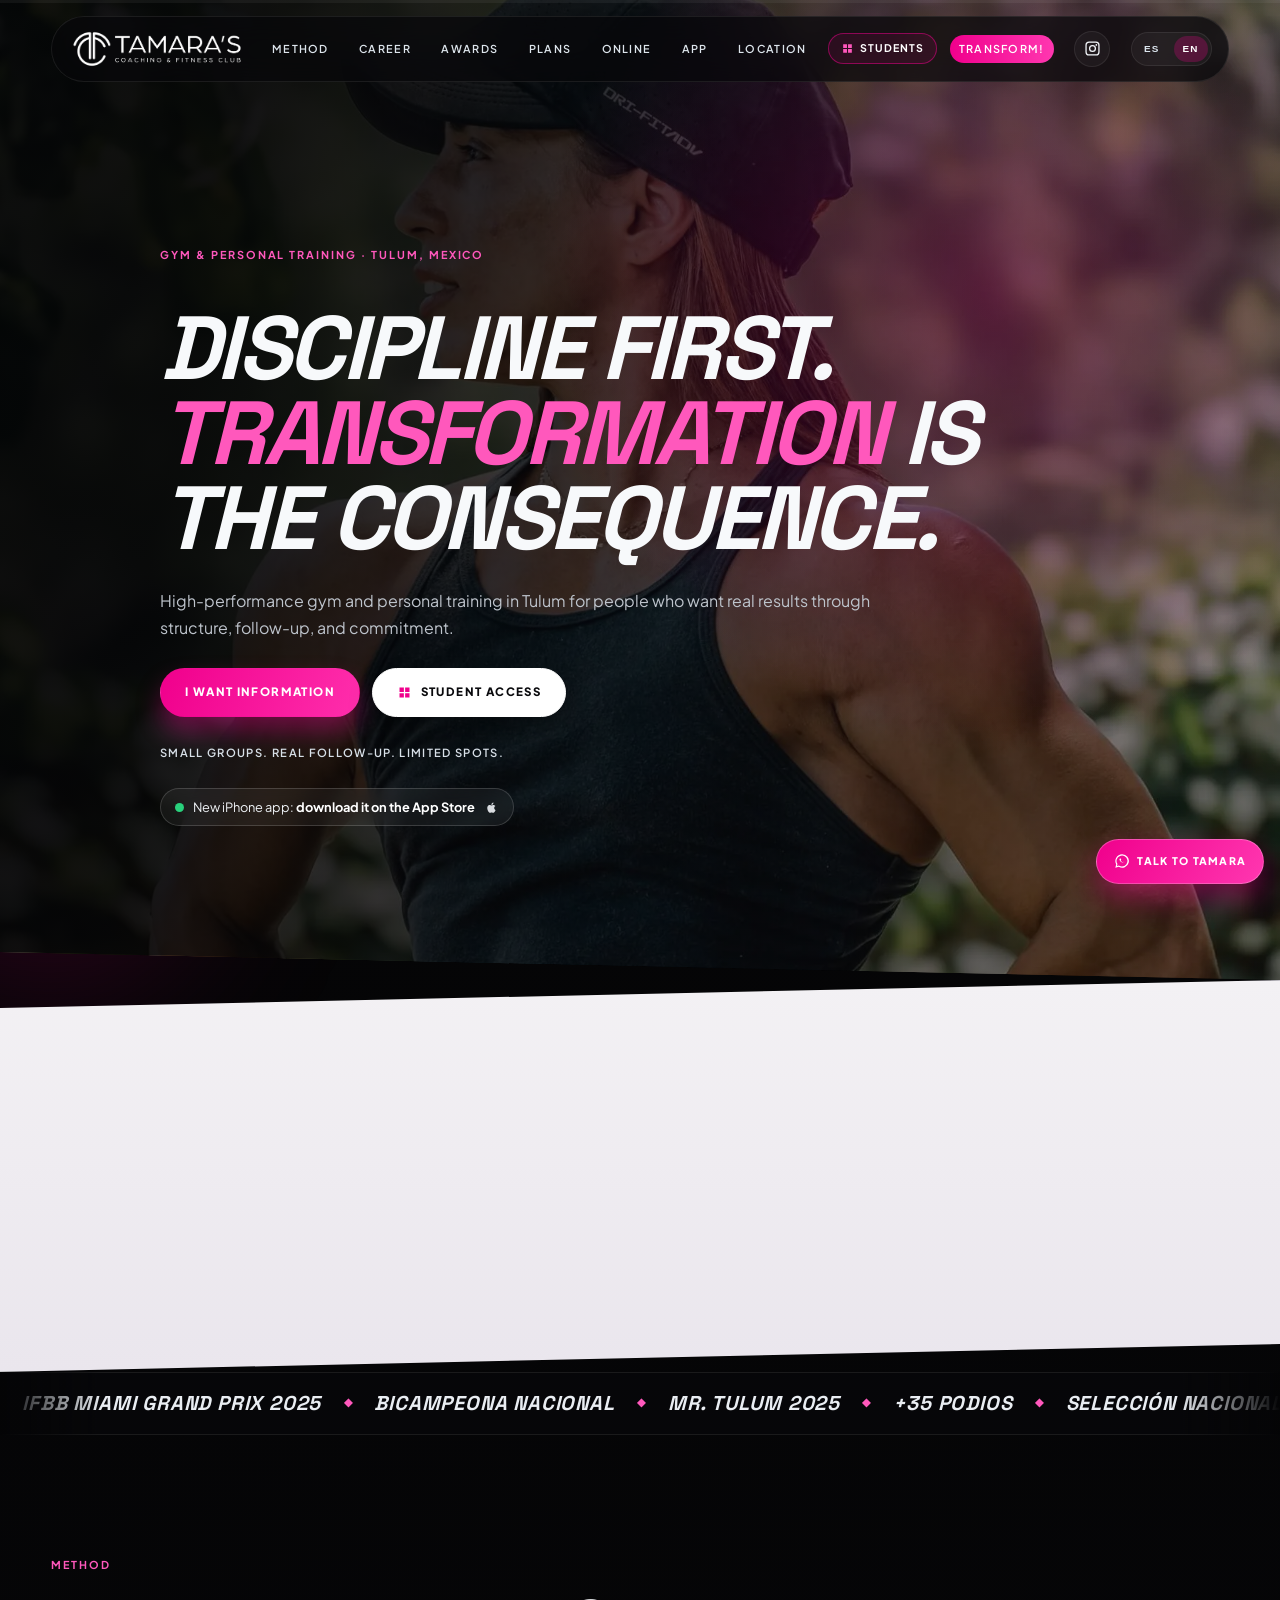
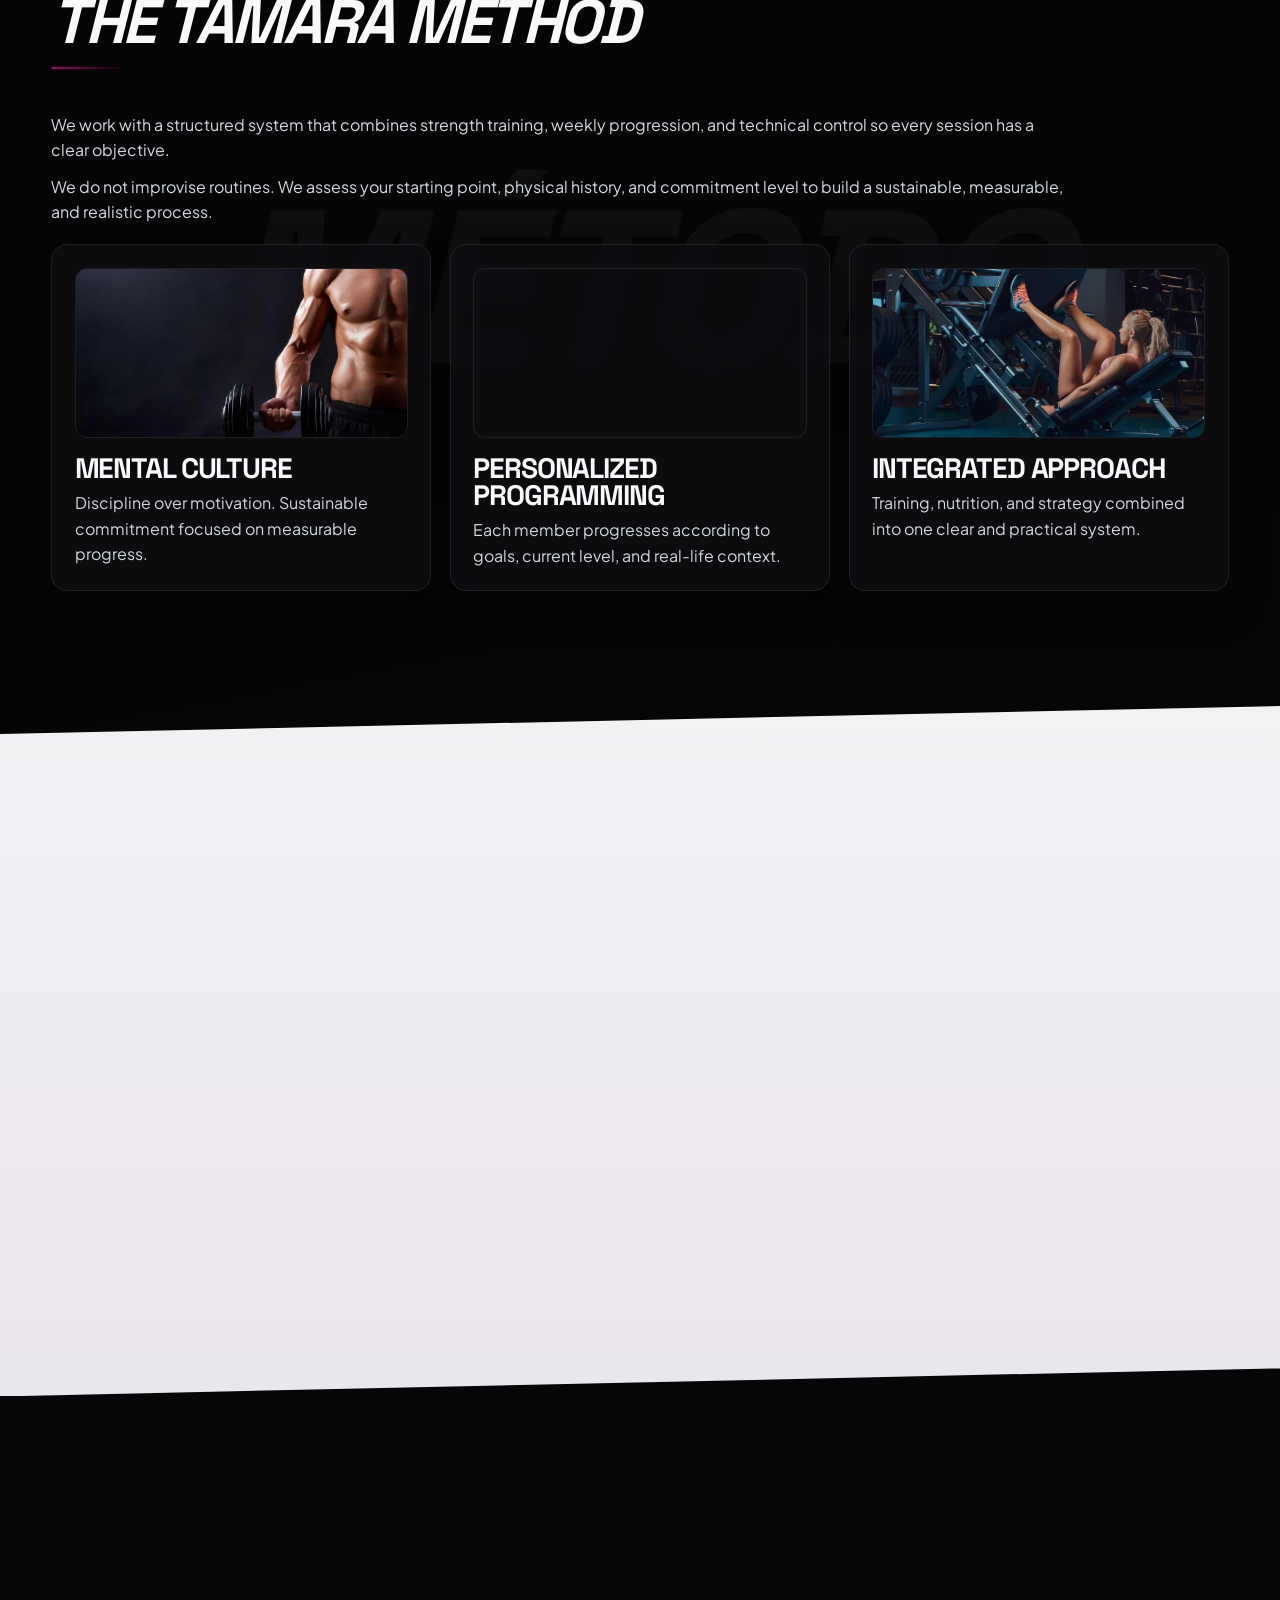
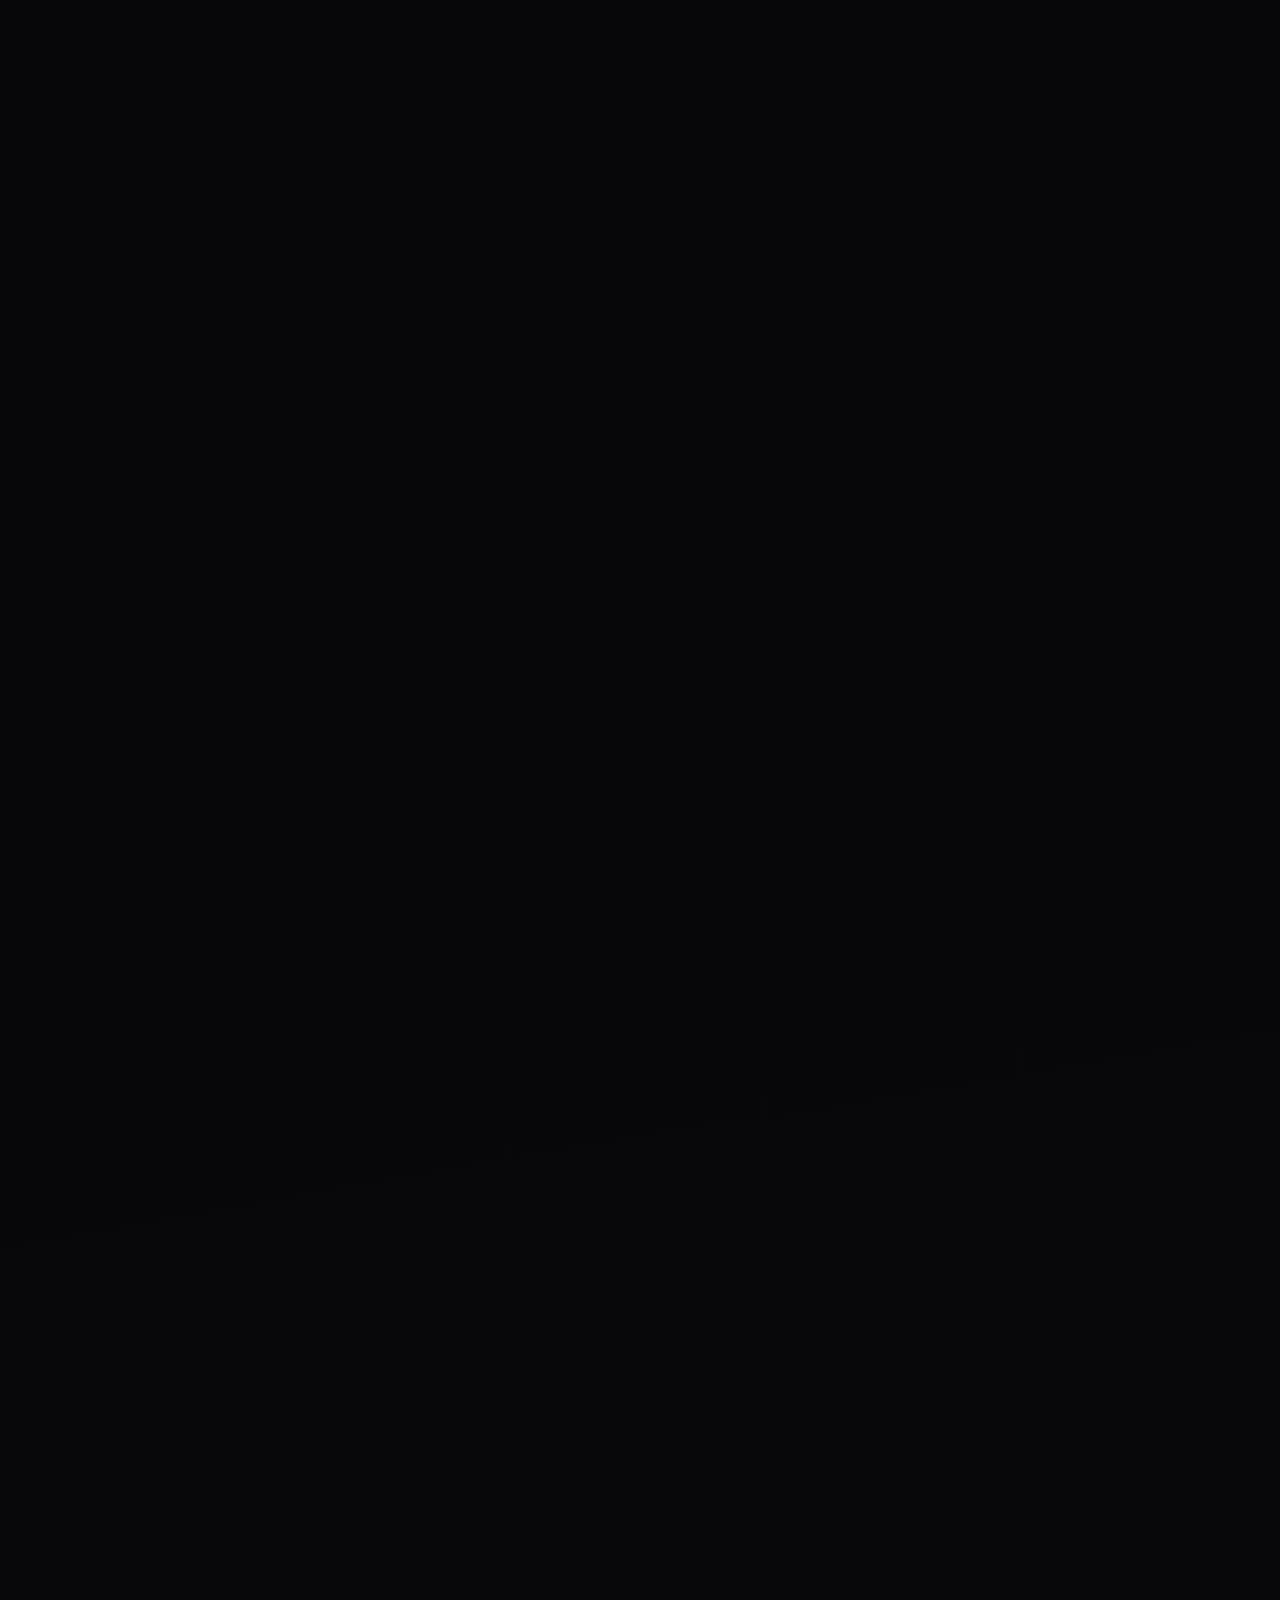
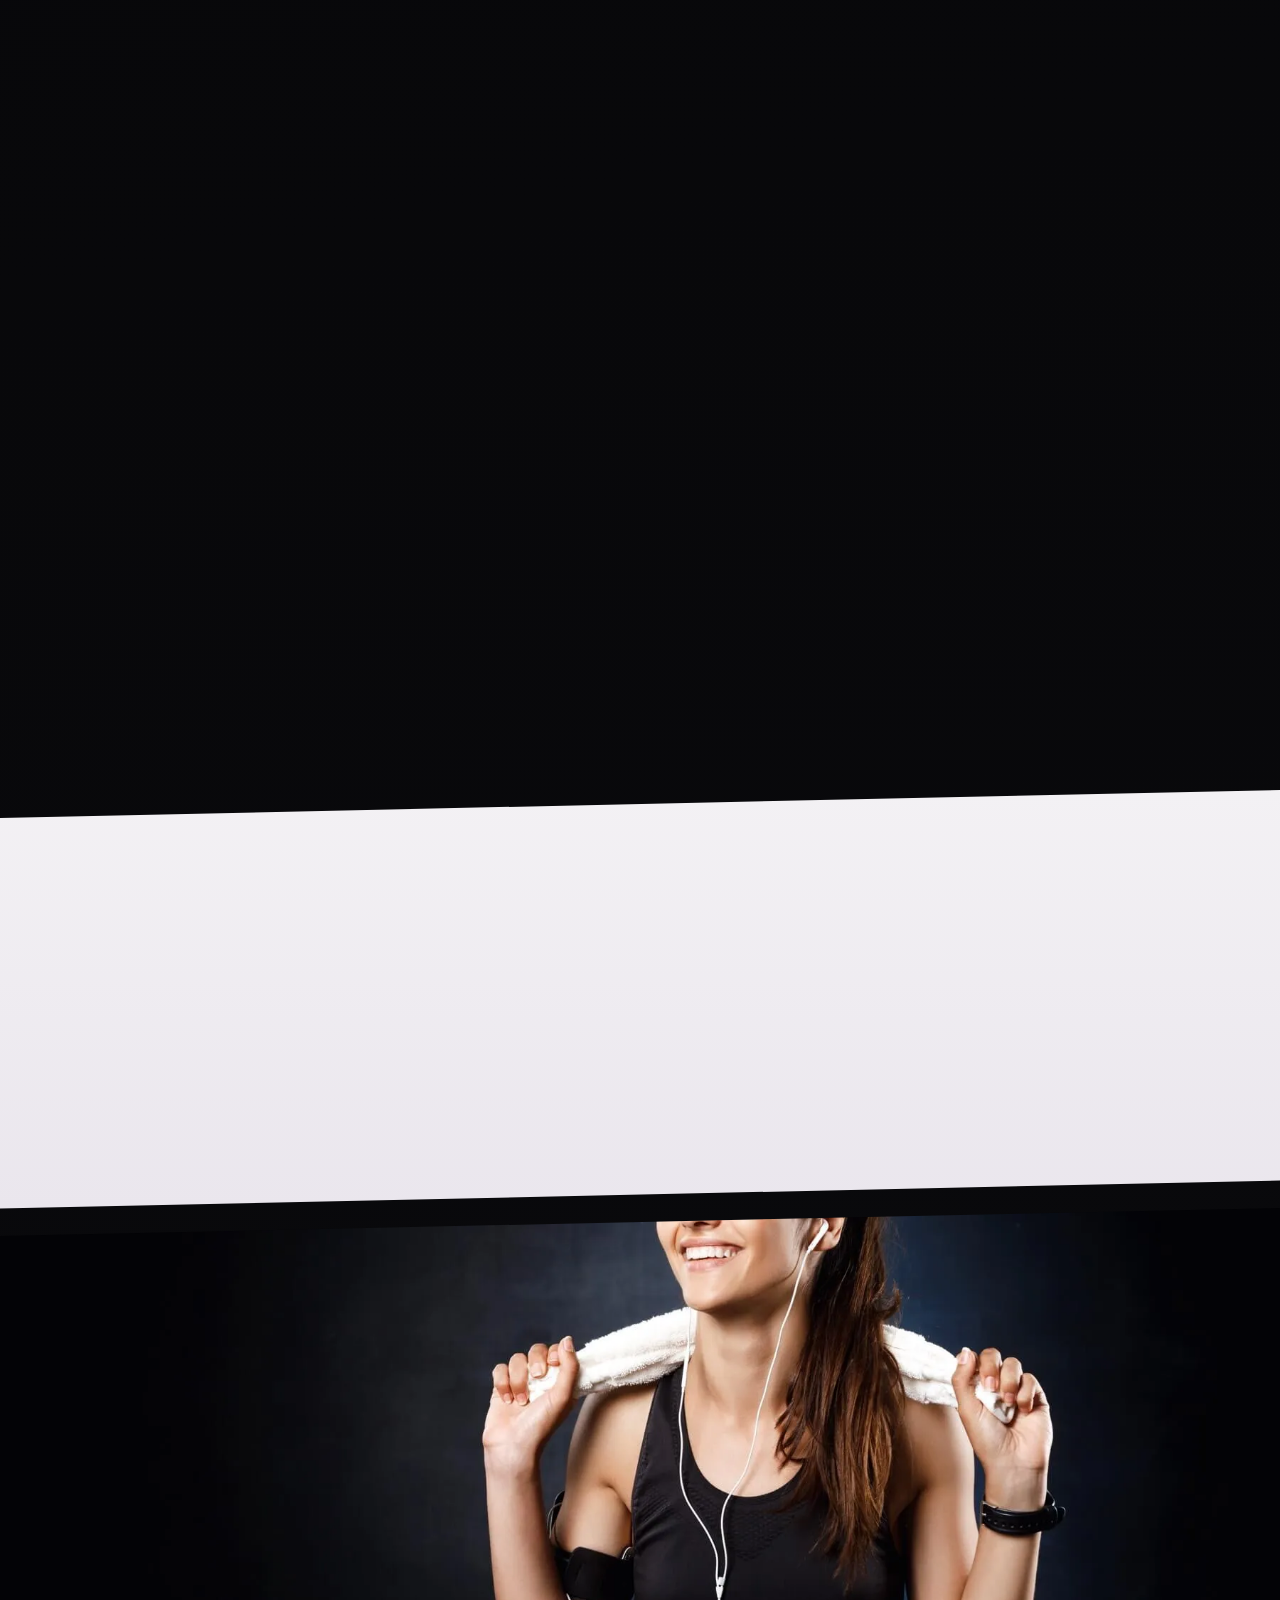
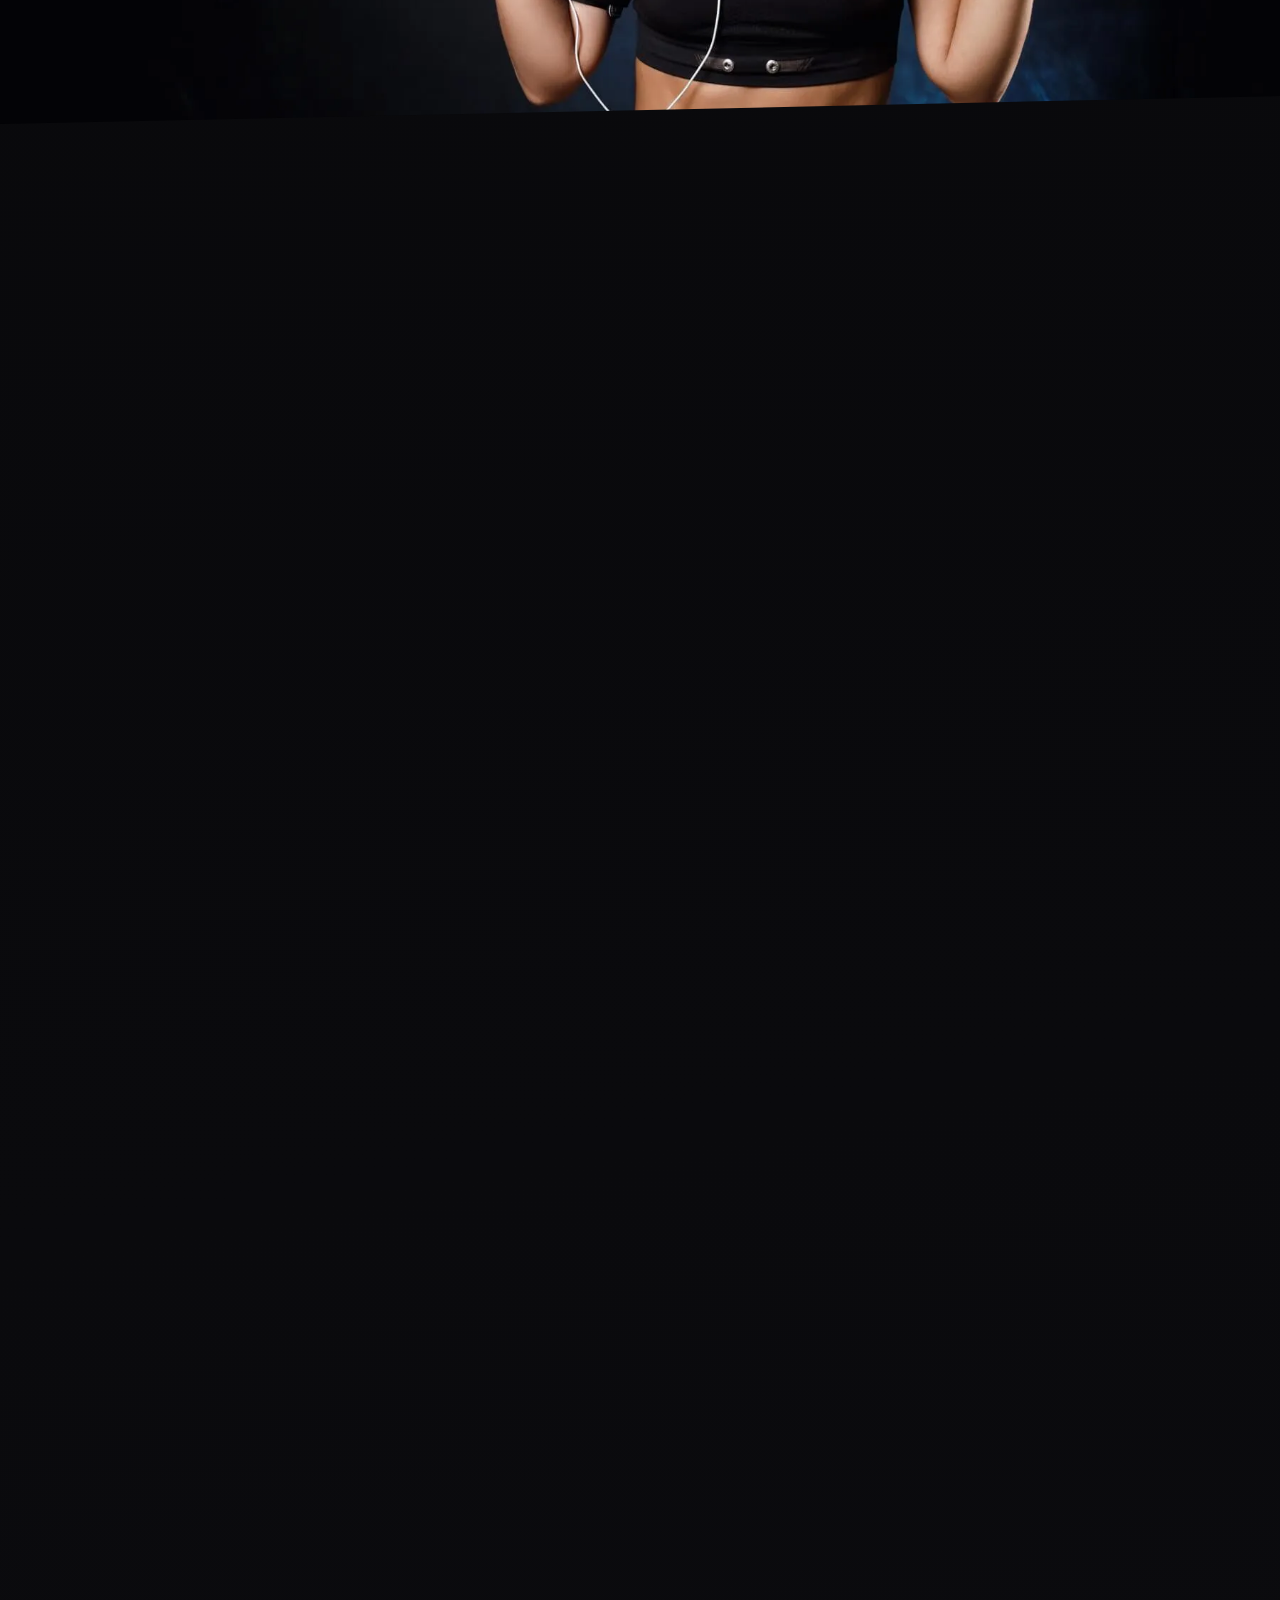
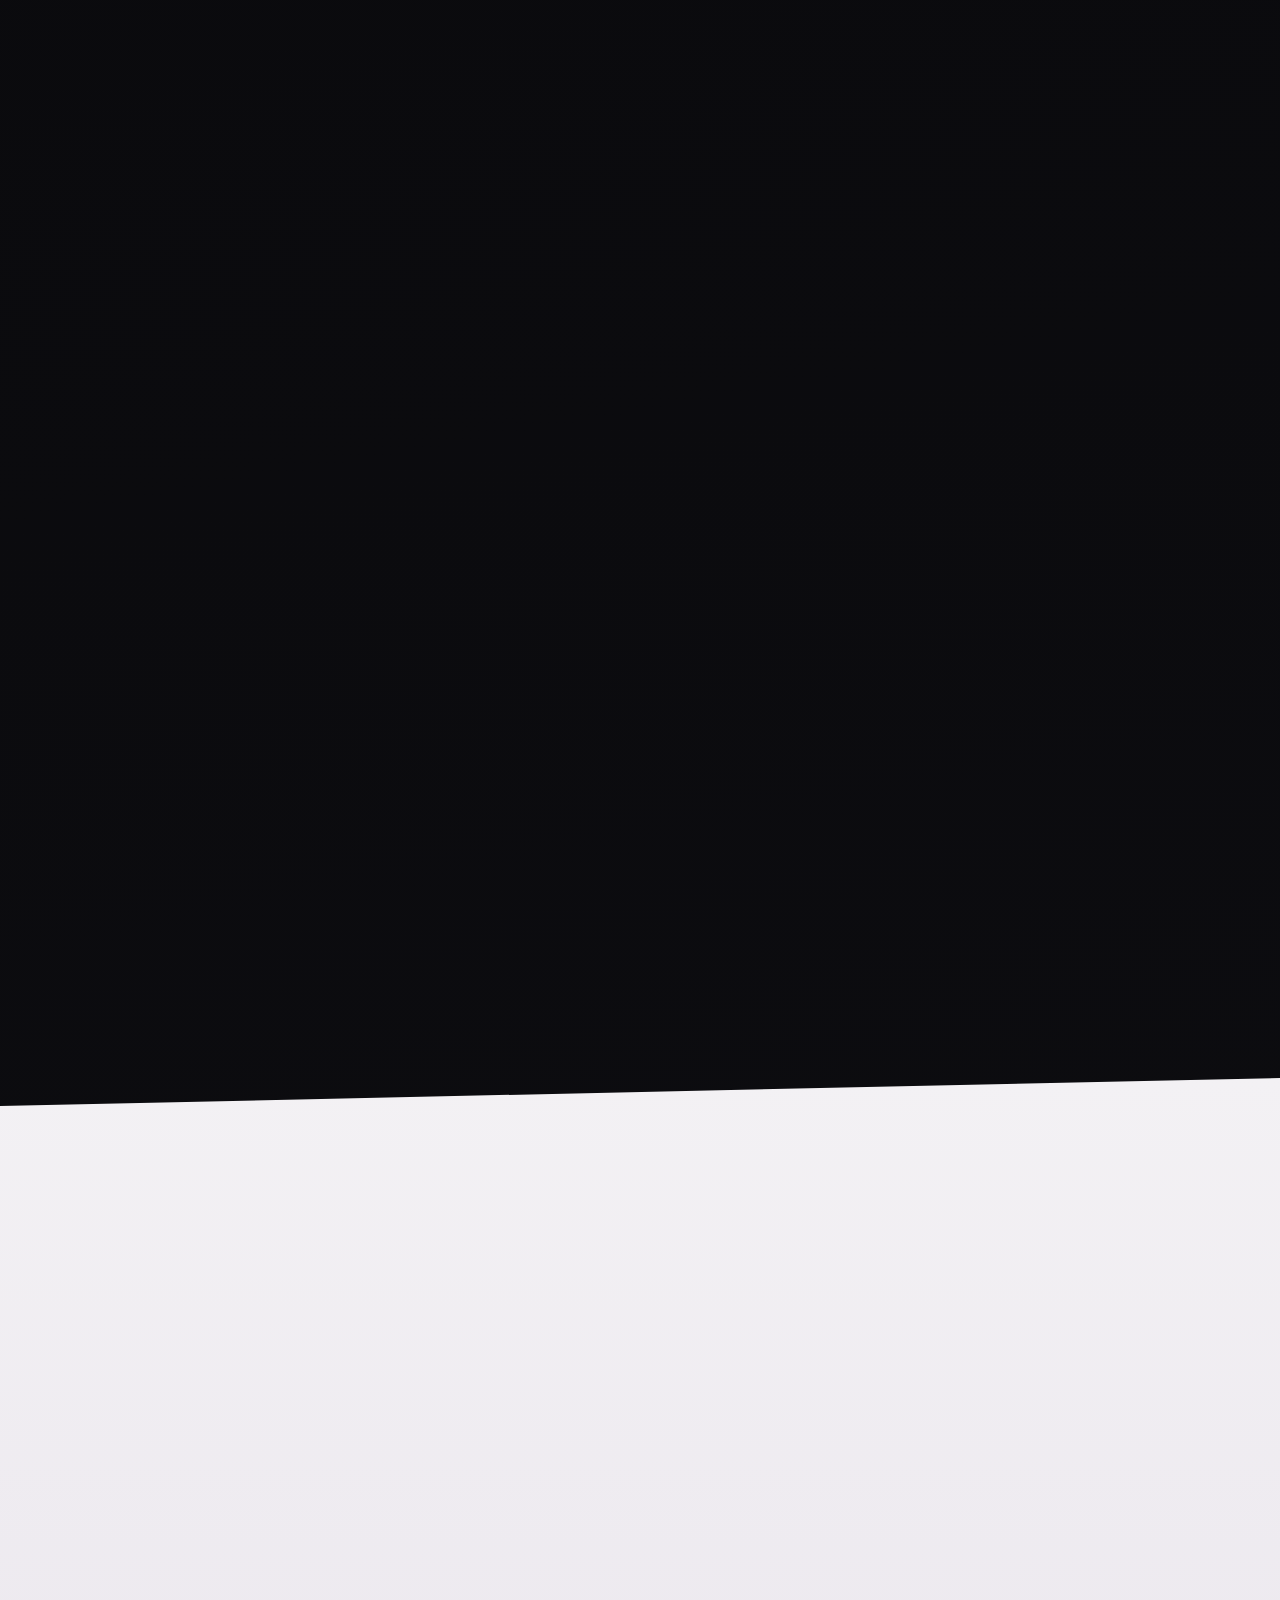
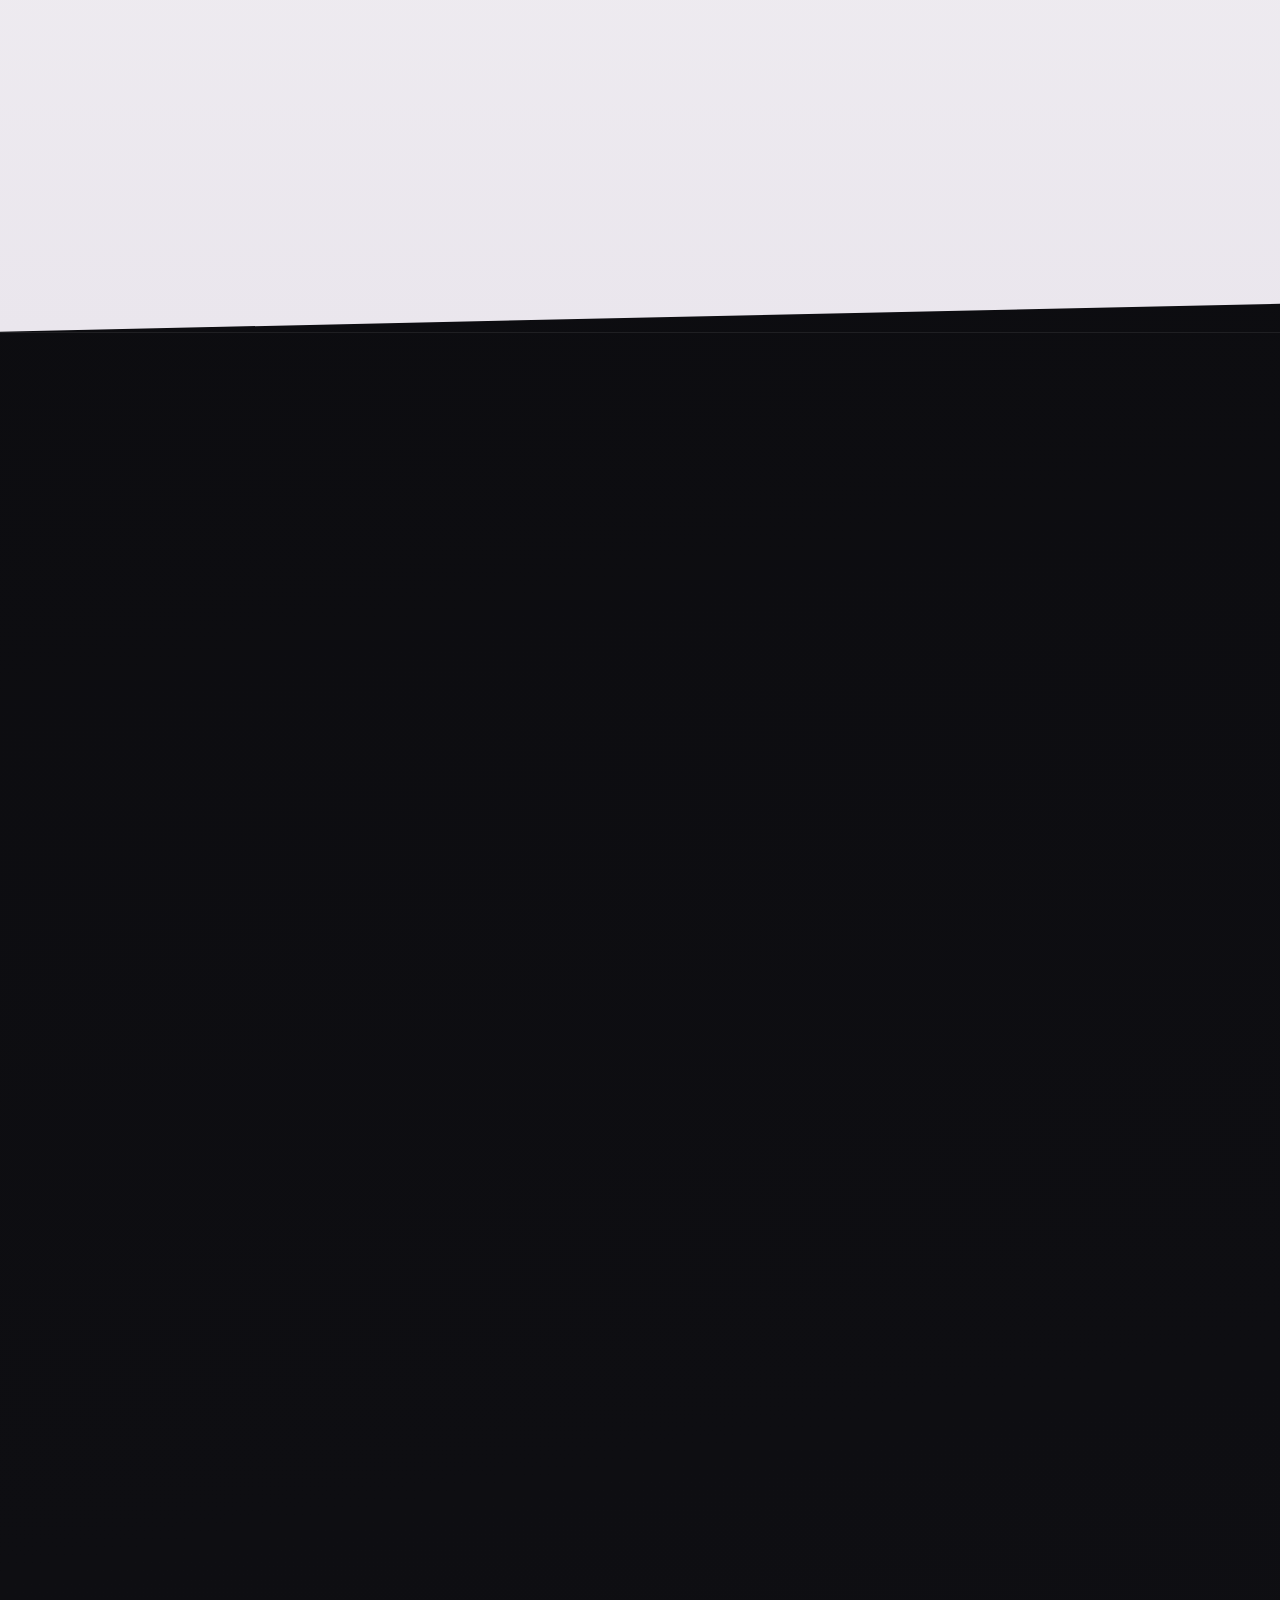
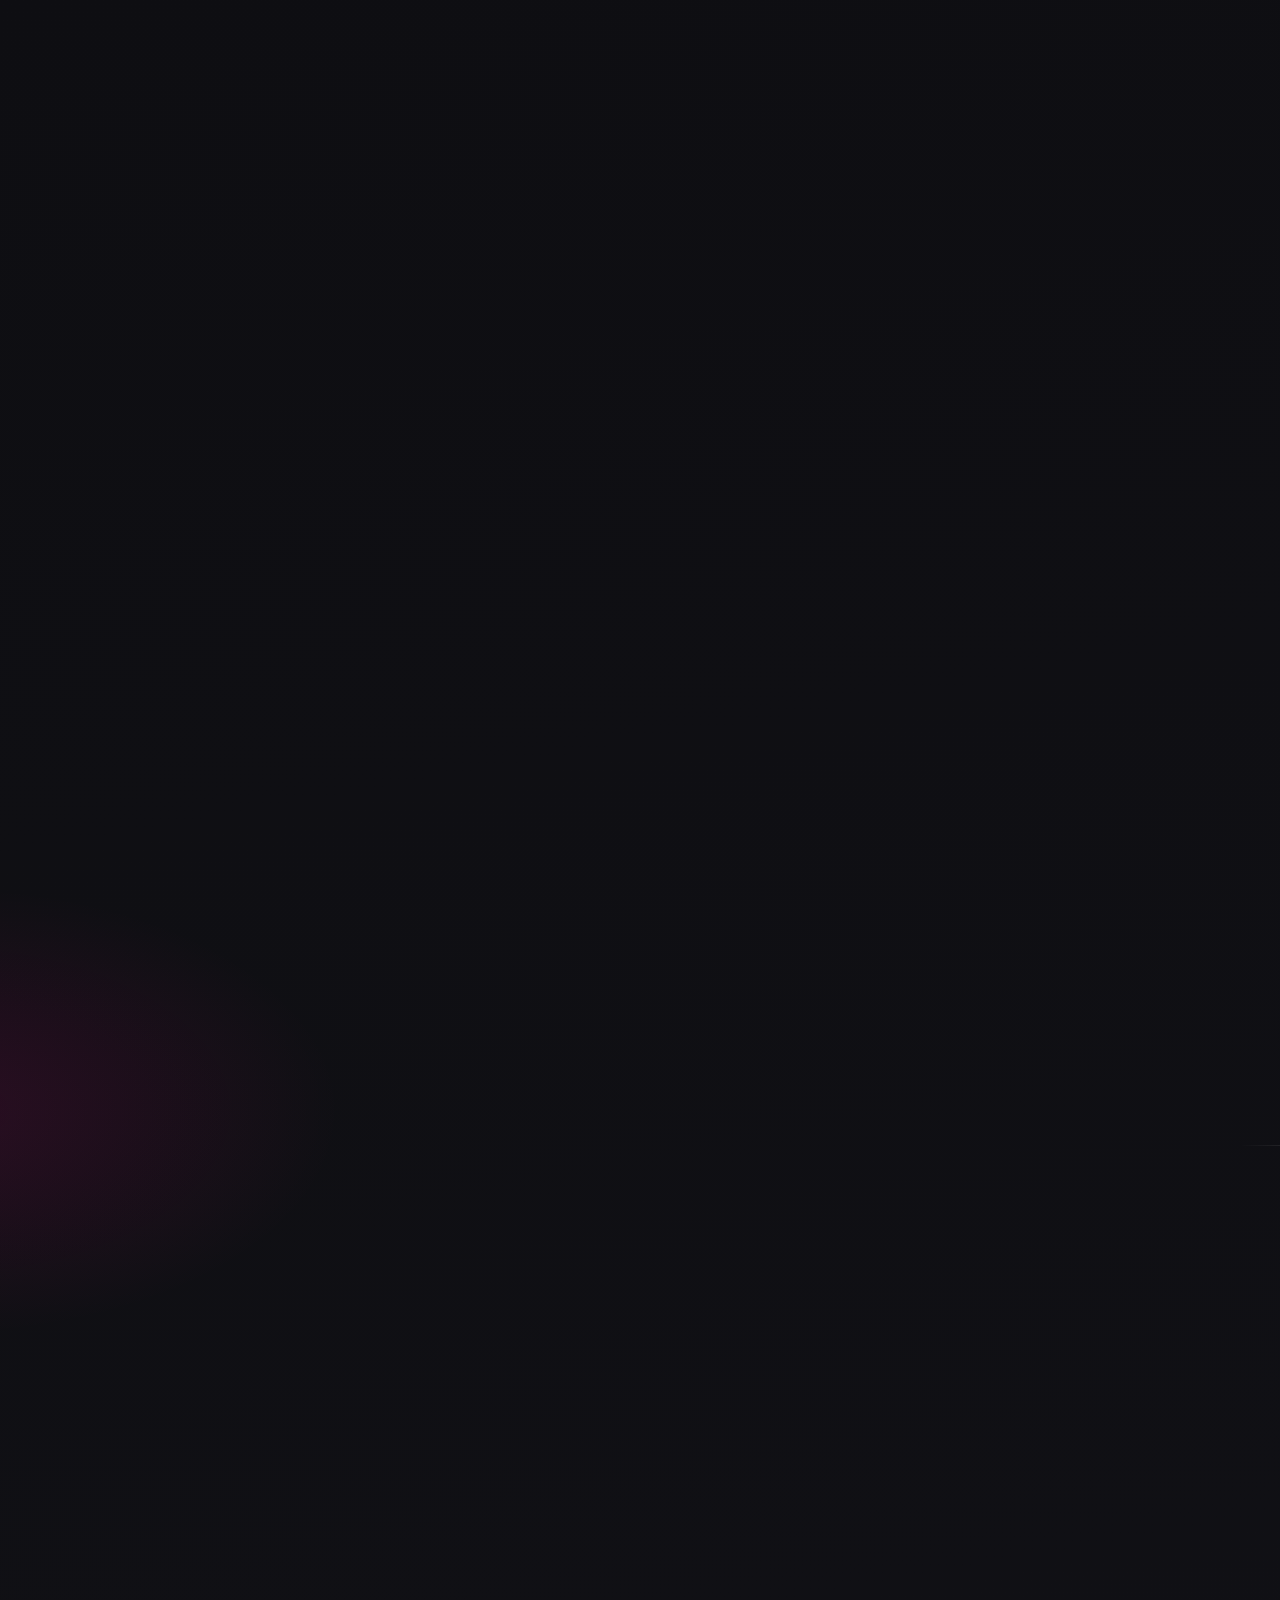
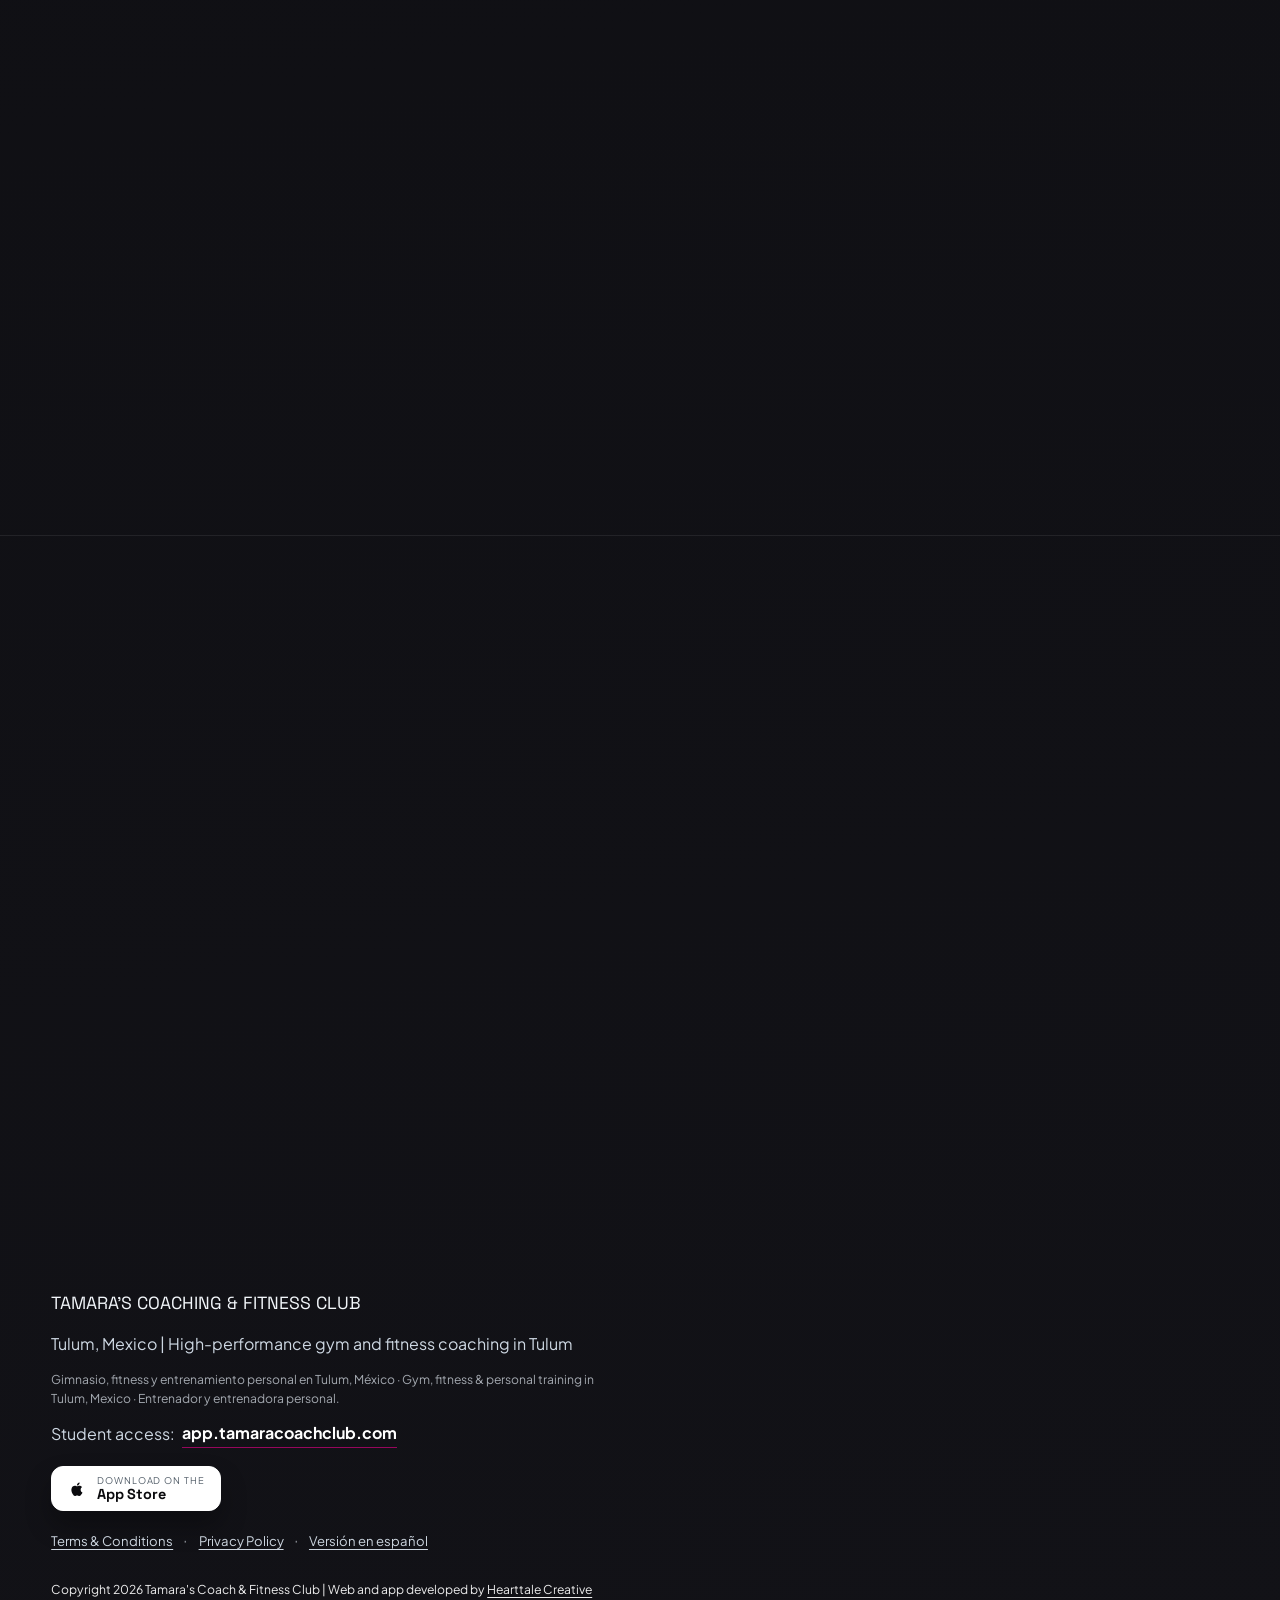
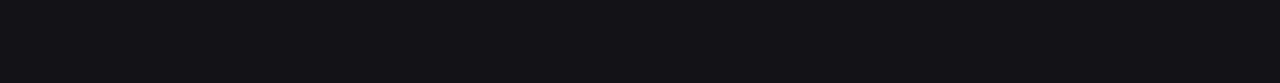
<file: en/index.html>
<!doctype html>
<html lang="en" data-page-lang="en">

<head>
  <meta charset="UTF-8">
  <meta name="viewport" content="width=device-width, initial-scale=1.0">
  <title>Gym & Personal Trainer in Tulum | Tamara's Coaching & Fitness Club</title>
  <meta name="description" content="Gym, fitness and personal training in Tulum, Mexico. Train with Tamara, a personal trainer and high-performance coach: strength, method and real follow-up, in person and online.">
  <meta name="keywords" content="gym in Tulum, personal trainer Tulum, fitness Tulum, personal training Tulum, gym Tulum Mexico, strength coach Tulum, fitness coaching Tulum, high performance gym Tulum">
  <link rel="canonical" href="https://www.tamaracoachclub.com/en/">
  <link rel="alternate" hreflang="es-mx" href="https://www.tamaracoachclub.com/">
  <link rel="alternate" hreflang="en" href="https://www.tamaracoachclub.com/en/">
  <link rel="alternate" hreflang="x-default" href="https://www.tamaracoachclub.com/">
  <meta property="og:type" content="website">
  <meta property="og:site_name" content="Tamara's Coach & Fitness Club">
  <meta property="og:locale" content="en_US">
  <meta property="og:locale:alternate" content="es_MX">
  <meta property="og:title" content="Gym & Personal Trainer in Tulum | Tamara's Coaching & Fitness Club">
  <meta property="og:description" content="Gym, fitness and personal training in Tulum, Mexico. Train with Tamara, a personal trainer and high-performance coach: strength, method and real follow-up, in person and online.">
  <meta property="og:url" content="https://www.tamaracoachclub.com/en/">
  <meta property="og:image" content="https://www.tamaracoachclub.com/tamara1-og.jpg">
  <meta property="og:image:width" content="1200">
  <meta property="og:image:height" content="821">
  <meta property="og:image:alt" content="Tamara's Coaching & Fitness Club in Tulum">
  <meta name="twitter:card" content="summary_large_image">
  <meta name="twitter:title" content="Gym & Personal Trainer in Tulum | Tamara's Coaching & Fitness Club">
  <meta name="twitter:description" content="Gym, fitness and personal training in Tulum, Mexico. Train with Tamara, a personal trainer and high-performance coach: strength, method and real follow-up, in person and online.">
  <meta name="twitter:image" content="https://www.tamaracoachclub.com/tamara1-og.jpg">
  <link rel="me" href="https://www.instagram.com/tamarascoachingfitnessclub/">
  <meta name="theme-color" content="#050506">
  <meta name="author" content="Tamara's Coach & Fitness Club">
  <meta name="robots" content="index, follow, max-image-preview:large">
  <meta name="geo.region" content="MX-ROO">
  <meta name="geo.placename" content="Tulum">
  <meta name="geo.position" content="20.196960;-87.464955">
  <meta name="ICBM" content="20.196960, -87.464955">
  <link rel="icon" href="/favicon.svg" type="image/svg+xml">
  <link rel="icon" href="/favicon-32.png" sizes="32x32" type="image/png">
  <link rel="icon" href="/favicon-16.png" sizes="16x16" type="image/png">
  <link rel="alternate icon" href="/favicon.ico" sizes="16x16 32x32 48x48">
  <link rel="apple-touch-icon" sizes="180x180" href="/apple-touch-icon.png">
  <link rel="manifest" href="/site.webmanifest">
  <link rel="preconnect" href="https://fonts.googleapis.com">
  <link rel="preconnect" href="https://fonts.gstatic.com" crossorigin="">
  <link rel="dns-prefetch" href="https://www.youtube.com">
  <link rel="dns-prefetch" href="https://i.ytimg.com">
  <link rel="dns-prefetch" href="https://www.google.com">
  <link rel="preload" as="image" href="/assets/web/DSC04219.webp" fetchpriority="high">
  <link rel="preload" as="style" href="https://fonts.googleapis.com/css2?family=Plus+Jakarta+Sans:wght@400;600;700;800&family=Space+Grotesk:wght@500;700;800&display=swap">
  <link rel="stylesheet" media="print" onload="this.media='all';this.onload=null;" href="https://fonts.googleapis.com/css2?family=Plus+Jakarta+Sans:wght@400;600;700;800&family=Space+Grotesk:wght@500;700;800&display=swap">
  <noscript>
    <link rel="stylesheet" href="https://fonts.googleapis.com/css2?family=Plus+Jakarta+Sans:wght@400;600;700;800&family=Space+Grotesk:wght@500;700;800&display=swap">
  </noscript>
  <link rel="stylesheet" href="/styles.css">
  <script type="application/ld+json">
  {
    "@context": "https://schema.org",
    "@type": "HealthClub",
    "additionalType": "https://schema.org/SportsActivityLocation",
    "@id": "https://www.tamaracoachclub.com/#gym",
    "name": "Tamara's Coaching & Fitness Club",
    "alternateName": [
      "Gimnasio en Tulum",
      "Entrenador personal en Tulum",
      "Entrenadora personal en Tulum",
      "Gym in Tulum",
      "Personal trainer in Tulum"
    ],
    "description": "Gym, fitness and personal training in Tulum, Mexico. Train with Tamara, a personal trainer and high-performance coach: strength, method and real follow-up, in person and online.",
    "keywords": "gimnasio en Tulum, gym in Tulum, fitness Tulum, entrenador personal en Tulum, entrenadora personal en Tulum, personal trainer Tulum, entrenamiento personal, coaching fitness",
    "knowsLanguage": [
      "es",
      "en"
    ],
    "url": "https://www.tamaracoachclub.com/en/",
    "logo": "https://www.tamaracoachclub.com/logo.png",
    "image": "https://www.tamaracoachclub.com/tamara1-og.jpg",
    "telephone": "+52 984 238 4258",
    "priceRange": "$700-$4500 MXN",
    "currenciesAccepted": "MXN",
    "address": {
      "@type": "PostalAddress",
      "addressLocality": "Tulum",
      "addressRegion": "Quintana Roo",
      "addressCountry": "MX"
    },
    "geo": {
      "@type": "GeoCoordinates",
      "latitude": 20.19696,
      "longitude": -87.464955
    },
    "hasMap": "https://maps.app.goo.gl/nExt3WbL4Zu5REWo6",
    "areaServed": {
      "@type": "City",
      "name": "Tulum"
    },
    "sameAs": [
      "https://www.instagram.com/tamarascoachingfitnessclub/"
    ],
    "founder": {
      "@type": "Person",
      "name": "Tamara",
      "jobTitle": "Entrenadora personal y coach de alto rendimiento",
      "award": [
        "IFBB Miami Grand Prix 2025 - 1er lugar Women Bodyfitness Open",
        "Mr. Tulum 2025 - Campeona Body Fitness Master",
        "Bicampeona nacional"
      ]
    },
    "makesOffer": [
      {
        "@type": "Offer",
        "name": "Coaching presencial de alto rendimiento",
        "category": "Servicio"
      },
      {
        "@type": "Offer",
        "name": "Coaching online personalizado",
        "category": "Servicio"
      },
      {
        "@type": "Offer",
        "name": "Evaluación inicial y asesoría",
        "category": "Servicio"
      }
    ],
    "hasOfferCatalog": {
      "@type": "OfferCatalog",
      "name": "Planes de entrenamiento",
      "itemListElement": [
        {
          "@type": "Offer",
          "name": "Plan Inicio Comprometido",
          "description": "3 sesiones por semana de 1.5 horas, plan de entrenamiento mensual, asesoría en suplementación, 1 dieta fitness y 1 evaluación al mes.",
          "price": "3500",
          "priceCurrency": "MXN",
          "category": "Membresía mensual",
          "availability": "https://schema.org/InStock",
          "url": "https://www.tamaracoachclub.com/en/#planes"
        },
        {
          "@type": "Offer",
          "name": "Plan Base Fuerte",
          "description": "4 sesiones por semana de 1.5 horas, plan mensual personalizado, asesoría en suplementación, 1 dieta fitness y 1 evaluación al mes.",
          "price": "4000",
          "priceCurrency": "MXN",
          "category": "Membresía mensual",
          "availability": "https://schema.org/InStock",
          "url": "https://www.tamaracoachclub.com/en/#planes"
        },
        {
          "@type": "Offer",
          "name": "Plan Rendimiento Élite",
          "description": "5 sesiones por semana de 1.5 horas, programa personalizado, correcciones de técnica en tiempo real, 2 dietas fitness y 2 evaluaciones al mes.",
          "price": "4500",
          "priceCurrency": "MXN",
          "category": "Membresía mensual",
          "availability": "https://schema.org/InStock",
          "url": "https://www.tamaracoachclub.com/en/#planes"
        },
        {
          "@type": "Offer",
          "name": "Sesiones Turísticas Únicas",
          "description": "Sesión única de hasta 110 minutos con entrenamiento totalmente personalizado, en grupos de máximo 5 personas. Ideal para visitantes en Tulum.",
          "price": "700",
          "priceCurrency": "MXN",
          "category": "Sesión única",
          "availability": "https://schema.org/InStock",
          "url": "https://www.tamaracoachclub.com/en/#planes"
        }
      ]
    }
  }
  </script>
  <script type="application/ld+json">
  {
    "@context": "https://schema.org",
    "@type": "WebSite",
    "@id": "https://www.tamaracoachclub.com/en/#website",
    "url": "https://www.tamaracoachclub.com/en/",
    "name": "Tamara's Coaching & Fitness Club",
    "inLanguage": [
      "es-MX",
      "en"
    ],
    "publisher": {
      "@id": "https://www.tamaracoachclub.com/#gym"
    }
  }
  </script>
  <script type="application/ld+json">
  {
    "@context": "https://schema.org",
    "@type": "Person",
    "@id": "https://www.tamaracoachclub.com/#tamara",
    "name": "Tamara",
    "jobTitle": "Entrenadora personal y coach de alto rendimiento",
    "worksFor": {
      "@id": "https://www.tamaracoachclub.com/#gym"
    },
    "knowsAbout": [
      "Entrenamiento de fuerza",
      "Preparación para competencia de fisicoculturismo",
      "Recomposición corporal",
      "Entrenamiento personal"
    ],
    "sameAs": [
      "https://www.instagram.com/tamarascoachingfitnessclub/"
    ]
  }
  </script>
  <script type="application/ld+json">
  {
    "@context": "https://schema.org",
    "@type": "MobileApplication",
    "name": "Tamara Coaching & Fitness Club",
    "operatingSystem": "iOS",
    "applicationCategory": "HealthApplication",
    "url": "https://apps.apple.com/mx/app/tamara-coaching-fitness-club/id6758464481",
    "installUrl": "https://apps.apple.com/mx/app/tamara-coaching-fitness-club/id6758464481",
    "description": "App oficial de Tamara's Coaching & Fitness Club: reserva clases, consulta tus rutinas y sigue tu progreso.",
    "offers": {
      "@type": "Offer",
      "price": "0",
      "priceCurrency": "MXN"
    },
    "publisher": {
      "@id": "https://www.tamaracoachclub.com/#gym"
    }
  }
  </script>
  <script type="application/ld+json">
  {
    "@context": "https://schema.org",
    "@type": "FAQPage",
    "mainEntity": [
      {
        "@type": "Question",
        "name": "¿Necesito experiencia previa?",
        "acceptedAnswer": {
          "@type": "Answer",
          "text": "No. El entrenamiento se adapta completamente a tu nivel."
        }
      },
      {
        "@type": "Question",
        "name": "¿Y si tengo una lesión?",
        "acceptedAnswer": {
          "@type": "Answer",
          "text": "Se evalúa y adapta con enfoque biomecánico para mantener progreso seguro."
        }
      },
      {
        "@type": "Question",
        "name": "¿Incluye plan nutricional?",
        "acceptedAnswer": {
          "@type": "Answer",
          "text": "Sí, según el programa sugerido para tu objetivo."
        }
      },
      {
        "@type": "Question",
        "name": "¿Puedo probar antes?",
        "acceptedAnswer": {
          "@type": "Answer",
          "text": "Sí. Puedes iniciar con sesión única para evaluarte y definir tu ruta."
        }
      },
      {
        "@type": "Question",
        "name": "¿Cuánto cuesta entrenar en el gimnasio?",
        "acceptedAnswer": {
          "@type": "Answer",
          "text": "Los planes mensuales van de $3,500 a $4,500 MXN según cuántos días entrenes por semana. También hay sesiones únicas de $700 MXN, ideales si estás de visita en Tulum."
        }
      },
      {
        "@type": "Question",
        "name": "¿Dónde está el gimnasio en Tulum?",
        "acceptedAnswer": {
          "@type": "Answer",
          "text": "Estamos en Tulum, Quintana Roo. En la sección de ubicación encuentras el mapa y puedes abrir la ruta directa en Google Maps."
        }
      },
      {
        "@type": "Question",
        "name": "¿Puedo entrenar si no vivo en Tulum?",
        "acceptedAnswer": {
          "@type": "Answer",
          "text": "Sí. Ofrecemos coaching online con seguimiento semanal y contacto directo por WhatsApp, y todos los planes presenciales incluyen asesoría en línea cuando estás de viaje."
        }
      },
      {
        "@type": "Question",
        "name": "Do you speak English?",
        "acceptedAnswer": {
          "@type": "Answer",
          "text": "Yes. Coaching and follow-up are available in English and Spanish, and the whole site and app can be used in English."
        }
      },
      {
        "@type": "Question",
        "name": "¿El gimnasio tiene aplicación?",
        "acceptedAnswer": {
          "@type": "Answer",
          "text": "Sí. La app de Tamara's Coaching & Fitness Club está disponible gratis para iPhone en el App Store, y también puedes entrar desde el navegador en app.tamaracoachclub.com."
        }
      }
    ]
  }
  </script>
</head>

<body>
  <a class="skip-link" href="#inicio">Skip to content</a>
  <div class="scroll-progress" aria-hidden="true"><span style="transform:scaleX(0)"></span></div>
  <div class="bg-glow bg-glow-a"></div>
  <div class="bg-glow bg-glow-b"></div>

  <header class="site-header">
    <a class="brand" href="#inicio" aria-label="Tamara's Coaching & Fitness Club">
      <img class="brand-logo" src="/logo.png" alt="Tamara's Coaching & Fitness Club" fetchpriority="high" decoding="async" width="3501" height="777">
    </a>
    <button class="menu-toggle" aria-expanded="false" aria-controls="menu">Menu</button>
    <nav id="menu" class="menu">
      <a class="nav-link" href="#metodo">Method</a>
      <a class="nav-link" href="#trayectoria">Career</a>
      <a class="nav-link" href="#premios">Awards</a>
      <a class="nav-link" href="#planes">Plans</a>
      <a class="nav-link" href="#online">Online</a>
      <a class="nav-link" href="#app">App</a>
      <a class="nav-link" href="#ubicacion">Location</a>
      <a class="app-link" href="https://app.tamaracoachclub.com/" target="_blank" rel="noopener noreferrer">
        <span class="app-link-icon" aria-hidden="true">
          <svg viewBox="0 0 24 24" role="img" focusable="false"><path d="M4 4h7v7H4V4Zm9 0h7v7h-7V4ZM4 13h7v7H4v-7Zm9 0h7v7h-7v-7Z" /></svg>
        </span>
        <span class="app-link-label">Students</span>
      </a>
      <a rel="noopener noreferrer" target="_blank" class="cta-link js-whatsapp-link" href="https://wa.me/5219842384258?text=Hi%20Tamara%20Club%2C%20I'd%20like%20information%20about%20your%20programs%20and%20how%20to%20start." data-wa-key="general_info">Transform!</a>
    </nav>
    <a class="header-ig" href="https://www.instagram.com/tamarascoachingfitnessclub/" target="_blank" rel="noopener noreferrer" aria-label="Instagram Tamara's Coach & Fitness Club">
      <svg viewBox="0 0 24 24" role="img" focusable="false" aria-hidden="true">
        <path d="M7.2 2h9.6A5.2 5.2 0 0 1 22 7.2v9.6a5.2 5.2 0 0 1-5.2 5.2H7.2A5.2 5.2 0 0 1 2 16.8V7.2A5.2 5.2 0 0 1 7.2 2Zm9.4 1.8H7.4a3.6 3.6 0 0 0-3.6 3.6v9.2a3.6 3.6 0 0 0 3.6 3.6h9.2a3.6 3.6 0 0 0 3.6-3.6V7.4a3.6 3.6 0 0 0-3.6-3.6ZM12 7a5 5 0 1 1 0 10 5 5 0 0 1 0-10Zm0 1.8a3.2 3.2 0 1 0 0 6.4 3.2 3.2 0 0 0 0-6.4Zm5.4-3.1a1.2 1.2 0 1 1 0 2.4 1.2 1.2 0 0 1 0-2.4Z" />
      </svg>
    </a>
    <div class="lang-switch" role="group" aria-label="Language selector">
      <button class="lang-btn" type="button" data-lang="es" aria-pressed="false">ES</button>
      <button class="lang-btn is-active" type="button" data-lang="en" aria-pressed="true">EN</button>
    </div>
  </header>

  <main>
    <section id="inicio" class="hero section reveal diagonal-end">
      <div class="hero-video is-fallback" aria-hidden="true">
        <iframe id="hero-youtube-player" data-src="https://www.youtube.com/embed/1tyX7qDArfA?autoplay=1&mute=1&controls=0&rel=0&playsinline=1&loop=1&playlist=1tyX7qDArfA&start=1040&modestbranding=1&enablejsapi=1" title="Tamara Club hero background video" loading="lazy" allow="autoplay; encrypted-media; picture-in-picture; fullscreen" referrerpolicy="strict-origin-when-cross-origin" tabindex="-1"></iframe>
        <img class="hero-video-fallback" src="/assets/web/DSC04219.webp" alt="" width="1600" height="900" fetchpriority="high" decoding="async">
      </div>
      <div class="hero-copy">
        <p class="eyebrow">Gym &amp; personal training · Tulum, Mexico</p>
        <h1>Discipline first.<br><span>Transformation</span> is the consequence.</h1>
        <p class="lead">High-performance gym and personal training in Tulum for people who want real results through structure, follow-up, and commitment.</p>
        <div class="actions">
          <a rel="noopener noreferrer" target="_blank" class="btn btn-primary js-whatsapp-link" href="https://wa.me/5219842384258?text=Hi%20Tamara%20Club%2C%20I'd%20like%20info%20and%20availability%20to%20start%20training%20at%20the%20club." data-wa-key="hero_info">I want information</a>
          <a class="btn btn-app" href="https://app.tamaracoachclub.com/" target="_blank" rel="noopener noreferrer">
            <span class="btn-app-icon" aria-hidden="true">
              <svg viewBox="0 0 24 24" role="img" focusable="false"><path d="M4 4h7v7H4V4Zm9 0h7v7h-7V4ZM4 13h7v7H4v-7Zm9 0h7v7h-7v-7Z" /></svg>
            </span>
            <span class="btn-app-label">Student access</span>
          </a>
        </div>
        <p class="tagline">Small groups. Real follow-up. Limited spots.</p>
        <a class="hero-app-chip" href="https://apps.apple.com/mx/app/tamara-coaching-fitness-club/id6758464481" target="_blank" rel="noopener noreferrer">
          <span class="hero-app-chip-dot" aria-hidden="true"></span>
          <span class="hero-app-chip-text">New iPhone app: <strong>download it on the App Store</strong></span>
          <svg class="hero-app-chip-apple" viewBox="0 0 24 24" aria-hidden="true"><path d="M16.36 12.8c-.02-2.06 1.68-3.05 1.76-3.1-.96-1.4-2.46-1.6-2.99-1.62-1.27-.13-2.48.75-3.13.75-.64 0-1.64-.73-2.7-.71-1.39.02-2.67.81-3.38 2.05-1.44 2.5-.37 6.2 1.03 8.23.69.99 1.5 2.1 2.57 2.06 1.03-.04 1.42-.66 2.67-.66 1.24 0 1.6.66 2.69.64 1.11-.02 1.81-1.01 2.49-2.01.78-1.15 1.1-2.26 1.12-2.32-.02-.01-2.15-.83-2.17-3.29ZM14.3 6.74c.56-.69.94-1.63.83-2.59-.81.03-1.8.54-2.38 1.22-.52.6-.98 1.57-.86 2.49.9.07 1.83-.46 2.41-1.12Z" /></svg>
        </a>
      </div>
    </section>

    <section class="section section-quote reveal bg-light-section diagonal-both">
      <div class="bg-giant-text" aria-hidden="true">CULTURA</div>
      <div class="container content-layer">
        <h2>This is not a gym.<br>It is a culture.</h2>
        <p class="lead">We do not train for trends. We train with structure, method, and purpose.</p>
      </div>
    </section>

    <div class="marquee" aria-hidden="true">
      <div class="marquee-track">
        <span>IFBB Miami Grand Prix 2025</span><span class="marquee-dot">◆</span>
        <span>Bicampeona nacional</span><span class="marquee-dot">◆</span>
        <span>Mr. Tulum 2025</span><span class="marquee-dot">◆</span>
        <span>+35 podios</span><span class="marquee-dot">◆</span>
        <span>Selección nacional</span><span class="marquee-dot">◆</span>
        <span>Alto rendimiento en Tulum</span><span class="marquee-dot">◆</span>
        <span>IFBB Miami Grand Prix 2025</span><span class="marquee-dot">◆</span>
        <span>Bicampeona nacional</span><span class="marquee-dot">◆</span>
        <span>Mr. Tulum 2025</span><span class="marquee-dot">◆</span>
        <span>+35 podios</span><span class="marquee-dot">◆</span>
        <span>Selección nacional</span><span class="marquee-dot">◆</span>
        <span>Alto rendimiento en Tulum</span><span class="marquee-dot">◆</span>
      </div>
    </div>

    <section id="metodo" class="section reveal">
      <div class="bg-giant-text" aria-hidden="true">MÉTODO</div>
      <div class="container content-layer">
        <div class="section-header">
          <p class="eyebrow">Method</p>
          <h2>The Tamara Method</h2>
        </div>
        <div class="method-intro">
          <p class="method-copy">We work with a structured system that combines strength training, weekly progression, and technical control so every session has a clear objective.</p>
          <p class="method-copy">We do not improvise routines. We assess your starting point, physical history, and commitment level to build a sustainable, measurable, and realistic process.</p>
        </div>
        <div class="grid-3">
          <article class="card">
            <img class="card-media" src="/assets/web/young-fitness-man-studio.webp" alt="Strength training at Tamara's gym in Tulum" loading="lazy" decoding="async" width="1800" height="1197">
            <h3>Mental Culture</h3>
            <p>Discipline over motivation. Sustainable commitment focused on measurable progress.</p>
          </article>
          <article class="card">
            <img class="card-media" src="/assets/web/woman-helping-man-gym.webp" alt="Personalized technique coaching with a personal trainer in Tulum" loading="lazy" decoding="async" width="1800" height="1200">
            <h3>Personalized Programming</h3>
            <p>Each member progresses according to goals, current level, and real-life context.</p>
          </article>
          <article class="card">
            <img class="card-media" src="/assets/web/athletic-blonde-woman-sportswear-doing-exercise-legs-press-machine-gym.webp" alt="Full-body strength work at the gym in Tulum" loading="lazy" decoding="async" width="1800" height="1200">
            <h3>Integrated Approach</h3>
            <p>Training, nutrition, and strategy combined into one clear and practical system.</p>
          </article>
        </div>
      </div>
    </section>

    <section class="section reveal bg-light-section diagonal-both" id="trayectoria">
      <div class="bg-giant-text" aria-hidden="true">EXPERIENCIA</div>
      <div class="container split content-layer">
        <div class="trayectoria-copy">
          <p class="eyebrow">Professional coaching</p>
          <h2>Real experience.<br>Real results.</h2>
          <p class="lead">Tamara works as a personal trainer and coach in Tulum with a fully personalized approach: she evaluates your starting point, builds a clear strategy, and adjusts every phase so you progress with safety, consistency, and measurable outcomes.</p>
          <ul class="list">
            <li>Initial assessment to understand your real level and specific needs.</li>
            <li>Individual programming with clear goals for each phase.</li>
            <li>Continuous technical correction to train better and avoid plateaus.</li>
            <li>Ongoing follow-up to measure progress and adjust when needed.</li>
          </ul>
        </div>
        <div class="media-panel" aria-label="Tamara competing">
          <div class="tamara-rotator rotator" aria-hidden="true">
            <img src="/assets/web/DSC04191.webp" alt="" class="is-active" loading="eager" decoding="async" width="1800" height="2700">
            <img src="/assets/web/DSC04219.webp" alt="" loading="eager" decoding="async" width="1800" height="2700">
            <img src="/assets/web/DSC04230.webp" alt="" loading="lazy" decoding="async" width="1800" height="2700">
            <img src="/assets/web/DSC04257.webp" alt="" loading="lazy" decoding="async" width="1800" height="2700">
          </div>
        </div>
      </div>
    </section>

    <section class="section reveal" id="premios">
      <div class="bg-giant-text" aria-hidden="true">TROFEOS</div>
      <div class="container content-layer split split-reverse awards-layout">
        <div class="awards-copy">
          <p class="eyebrow">High-performance coach</p>
          <h2>Awards that validate the method</h2>
          <p class="lead">Tamara's results are not random. Her competitive path confirms a high-performance system built on structure, discipline, and measurable standards at every stage.</p>
          <ul class="list">
            <li><strong>IFBB Miami Grand Prix 2025:</strong> 1st place in Women Bodyfitness Open.</li>
            <li><strong>Mr. Tulum 2025:</strong> champion in Body Fitness Master and Body Fitness Clasificadas.</li>
            <li><strong>National team:</strong> qualification after her performance in Monterrey.</li>
            <li><strong>Proven track record:</strong> multi-time state champion and two-time national champion.</li>
          </ul>
          <div class="awards-stats">
            <div class="awards-stat"><span>+35</span><small>National and international podiums</small></div>
            <div class="awards-stat"><span>2X</span><small>National champion</small></div>
            <div class="awards-stat"><span>2025</span><small>International gold in Miami</small></div>
          </div>
        </div>
        <figure class="awards-media">
          <img src="/premios.webp" alt="Tamara, fitness coach in Tulum, with her competition trophies and medals" width="1430" height="1080" loading="lazy" decoding="async">
        </figure>
      </div>
    </section>

    <section class="section reveal" id="entorno">
      <div class="bg-giant-text" aria-hidden="true">CLUB</div>
      <div class="container content-layer">
        <div class="section-header">
          <p class="eyebrow">The club in Tulum</p>
          <h2>A gym in Tulum that pushes you to deliver</h2>
        </div>
        <p class="lead">The club is designed for focused training: functional equipment, guided sessions, and a culture where everyone trains seriously regardless of starting level.</p>
        <div class="gym-visual-grid">
          <figure class="gym-shot gym-shot-wide"><img src="/assets/web/young-man-sportswear-exercise-class-gym.webp" alt="Group training class at the gym in Tulum" loading="lazy" decoding="async" width="1800" height="1201"></figure>
          <figure class="gym-shot"><img src="/assets/web/medium-shot-woman-holding-weight.webp" alt="Member training with weights at the gym in Tulum" loading="lazy" decoding="async" width="1800" height="2696"></figure>
          <figure class="gym-shot"><img src="/assets/web/sporty-beautiful-female-showing-her-well-trained-body.webp" alt="Strength session at the high-performance gym in Tulum" loading="lazy" decoding="async" width="1800" height="2698"></figure>
          <figure class="gym-shot"><img src="/assets/web/cropped-photo-athletic-man-keeping-dumbbells.webp" alt="Dumbbell strength work at Tamara's Coaching & Fitness Club" loading="lazy" decoding="async" width="1800" height="2303"></figure>
          <figure class="gym-shot"><img src="/assets/web/woman-helping-man-gym.webp" alt="Technique support during personal training in Tulum" loading="lazy" decoding="async" width="1800" height="1200"></figure>
        </div>
      </div>
    </section>

<section id="comunidad" class="section reveal bg-light-section diagonal-both">
      <div class="bg-giant-text" aria-hidden="true">EQUIPO</div>
      <div class="container content-layer">
        <div class="section-header">
          <p class="eyebrow">Community</p>
          <h2>Respect. Consistency. Character.</h2>
        </div>
        <p class="lead">Our core value is respect: for your body, your process, and your word.</p>
      </div>
    </section>

    <section id="empezar" class="section section-emotional reveal diagonal-both">
      <div class="bg-giant-text" aria-hidden="true">FUERZA</div>
      <div class="container content-layer">
        <div class="floating-card floating-card-contrast">
          <h2>If you have ever felt you could not</h2>
          <p class="lead">Many people arrive after dropping out of programs, losing confidence or failing to stay consistent. Here you are not judged. You get structure, support and a plan you can build on.</p>
        </div>
      </div>
    </section>

    <section id="membresias" class="section reveal">
      <div class="bg-giant-text" aria-hidden="true">PROCESO</div>
      <div class="container content-layer">
        <div class="section-header">
          <p class="eyebrow">The process</p>
          <h2>Personal training with real coaching support</h2>
        </div>
        <p class="lead">Everyone trains according to their level, goal, and context. We map your path in an initial assessment and adjust the plan with you, step by step, with direct follow-up.</p>
        <div class="audience-grid">
          <article class="audience-card">
            <span class="audience-num" aria-hidden="true">01</span>
            <h3>If you are just starting</h3>
            <p>We build technical foundations, habits, and consistency without frustration.</p>
          </article>
          <article class="audience-card">
            <span class="audience-num" aria-hidden="true">02</span>
            <h3>If you already train</h3>
            <p>We organize your plan to break stagnation and level up.</p>
          </article>
          <article class="audience-card">
            <span class="audience-num" aria-hidden="true">03</span>
            <h3>If you compete</h3>
            <p>We apply advanced strategy for performance, body composition, and peak condition.</p>
          </article>
        </div>
        <div class="process-cta">
          <p class="process-cta-text">No rigid plans, no fine print. Tell us your goal and we build a route made for you.</p>
          <a rel="noopener noreferrer" target="_blank" class="btn btn-primary js-whatsapp-link" href="https://wa.me/5219842384258?text=Hi%20Tamara%20Club%2C%20I'd%20like%20information%20about%20your%20programs%20and%20how%20to%20start." data-wa-key="general_info">Request your assessment</a>
        </div>
      </div>
    </section>

    <section id="planes" class="section reveal">
      <div class="bg-giant-text" aria-hidden="true">PLANES</div>
      <div class="container content-layer">
        <div class="section-header">
          <p class="eyebrow">Memberships</p>
          <h2>Training plans in Tulum</h2>
          <p class="lead pricing-lead">Pick the plan that fits your pace. All include Tamara's coaching and real follow-up. You subscribe via WhatsApp in a minute.</p>
        </div>
        <div class="plans-grid" id="plans-grid"><article class="plan-card"><div class="plan-card-head"><h3>Committed Start Plan</h3><span class="plan-card-tag">Monthly</span></div><p class="plan-card-desc">Start with structure and solid habits, at your pace, frustration-free.</p><p class="plan-card-price"><span class="plan-card-amount">$3,500</span><span class="plan-card-currency">MXN / mo</span></p><ul class="plan-card-specs"><li><span aria-hidden="true" class="plan-spec-dot"></span>3 days/wk</li><li><span aria-hidden="true" class="plan-spec-dot"></span>1.5h per session</li></ul><div class="plan-card-includes"><p class="plan-card-includes-label">Includes</p><ul><li>Monthly training plan</li><li>Supplement guidance</li><li>1 fitness meal plan per month</li><li>1 monthly assessment</li><li>Access to the Tamara Coach app</li><li>20% off physiotherapy</li></ul></div><details class="plan-card-conditions"><summary>View conditions</summary><ul><li>3 sessions per week (Mon–Fri)</li><li>1.5 hours per session</li><li>Non-refundable, cannot roll over</li><li>Online coaching while travelling</li><li>No schedule changes</li><li>Within gym opening hours</li></ul></details><a aria-label="Subscribe — Committed Start Plan" rel="noopener noreferrer" target="_blank" href="https://wa.me/5219842384258?text=Hi Tamara Club%2C I'd like to join the Committed Start Plan (%243%2C500 MXN%2Fmonth). Could you share the details to get started%3F" class="btn btn-ghost plan-card-btn">Subscribe</a></article><article class="plan-card"><div class="plan-card-head"><h3>Strong Base Plan</h3><span class="plan-card-tag">Monthly</span></div><p class="plan-card-desc">Build a strong base with weekly volume and consistency.</p><p class="plan-card-price"><span class="plan-card-amount">$4,000</span><span class="plan-card-currency">MXN / mo</span></p><ul class="plan-card-specs"><li><span aria-hidden="true" class="plan-spec-dot"></span>4 days/wk</li><li><span aria-hidden="true" class="plan-spec-dot"></span>1.5h per session</li></ul><div class="plan-card-includes"><p class="plan-card-includes-label">Includes</p><ul><li>Personalized monthly plan</li><li>Supplement guidance</li><li>1 fitness meal plan per month</li><li>1 monthly assessment</li><li>Access to the Tamara Coach app</li><li>20% off physiotherapy</li></ul></div><details class="plan-card-conditions"><summary>View conditions</summary><ul><li>4 sessions per week (Mon–Fri)</li><li>1.5 hours per session</li><li>Non-refundable, cannot roll over</li><li>Online coaching while travelling</li><li>No schedule changes</li><li>Within gym opening hours</li></ul></details><a aria-label="Subscribe — Strong Base Plan" rel="noopener noreferrer" target="_blank" href="https://wa.me/5219842384258?text=Hi Tamara Club%2C I'd like to join the Strong Base Plan (%244%2C000 MXN%2Fmonth). Could you share the details to get started%3F" class="btn btn-ghost plan-card-btn">Subscribe</a></article><article class="plan-card is-featured"><div class="plan-card-head"><h3>Elite Performance Plan</h3><span class="plan-card-tag is-elite">Elite</span></div><p class="plan-card-desc">Built for those after a professional level of transformation.</p><p class="plan-card-price"><span class="plan-card-amount">$4,500</span><span class="plan-card-currency">MXN / mo</span></p><ul class="plan-card-specs"><li><span aria-hidden="true" class="plan-spec-dot"></span>5 days/wk</li><li><span aria-hidden="true" class="plan-spec-dot"></span>1.5h per session</li></ul><div class="plan-card-includes"><p class="plan-card-includes-label">Includes</p><ul><li>Personalized program</li><li>Real-time technique corrections</li><li>Strength, conditioning and mobility</li><li>Personalized exercises (max. 5 people)</li><li>Supplement guidance</li><li>2 fitness meal plans per month</li><li>2 monthly assessments</li><li>Access to the Tamara Coach app</li><li>20% off physiotherapy</li></ul></div><details class="plan-card-conditions"><summary>View conditions</summary><ul><li>5 sessions per week (Mon–Fri)</li><li>1.5 hours per session</li><li>Non-refundable, cannot roll over</li><li>Online coaching while travelling</li><li>Up to 2 weekly changes</li><li>Within gym opening hours</li></ul></details><a aria-label="Subscribe — Elite Performance Plan" rel="noopener noreferrer" target="_blank" href="https://wa.me/5219842384258?text=Hi Tamara Club%2C I'd like to join the Elite Performance Plan (%244%2C500 MXN%2Fmonth). Could you share the details to get started%3F" class="btn btn-primary plan-card-btn">Subscribe</a></article><article class="plan-card"><div class="plan-card-head"><h3>Single Visitor Sessions</h3><span class="plan-card-tag is-single">Single session</span></div><p class="plan-card-desc">Fully personalized training, ideal if you are visiting Tulum.</p><p class="plan-card-price"><span class="plan-card-amount">$700</span><span class="plan-card-currency">MXN</span></p><ul class="plan-card-specs"><li><span aria-hidden="true" class="plan-spec-dot"></span>Up to 110 min</li></ul><div class="plan-card-includes"><p class="plan-card-includes-label">Includes</p><ul><li>Personalized exercises</li><li>Real-time corrections</li><li>Strength, conditioning and mobility</li><li>One-to-one coaching</li><li>Groups of up to 5 people</li></ul></div><details class="plan-card-conditions"><summary>View conditions</summary><ul><li>Available 7:00 AM–2:00 PM</li><li>Available 6:30 PM–10:00 PM</li></ul></details><a aria-label="Book a session — Single Visitor Sessions" rel="noopener noreferrer" target="_blank" href="https://wa.me/5219842384258?text=Hi Tamara Club%2C I'd like to book a Single Visitor Session (%24700 MXN). What times do you have available%3F" class="btn btn-ghost plan-card-btn">Book a session</a></article></div>
        <p class="pricing-note">Prices in Mexican pesos (MXN), billed monthly. Not sure which one to pick? Message us and we'll guide you.</p>
        <div class="pricing-app-strip">
          <p class="pricing-app-text">Once you join, you manage your classes and progress from the club app.</p>
          <a class="store-cta store-cta-sm" href="https://apps.apple.com/mx/app/tamara-coaching-fitness-club/id6758464481" target="_blank" rel="noopener noreferrer">
            <svg class="store-cta-icon" viewBox="0 0 24 24" aria-hidden="true"><path d="M16.36 12.8c-.02-2.06 1.68-3.05 1.76-3.1-.96-1.4-2.46-1.6-2.99-1.62-1.27-.13-2.48.75-3.13.75-.64 0-1.64-.73-2.7-.71-1.39.02-2.67.81-3.38 2.05-1.44 2.5-.37 6.2 1.03 8.23.69.99 1.5 2.1 2.57 2.06 1.03-.04 1.42-.66 2.67-.66 1.24 0 1.6.66 2.69.64 1.11-.02 1.81-1.01 2.49-2.01.78-1.15 1.1-2.26 1.12-2.32-.02-.01-2.15-.83-2.17-3.29ZM14.3 6.74c.56-.69.94-1.63.83-2.59-.81.03-1.8.54-2.38 1.22-.52.6-.98 1.57-.86 2.49.9.07 1.83-.46 2.41-1.12Z" /></svg>
            <span class="store-cta-text"><small class="store-cta-small">Download on the</small><strong>App Store</strong></span>
          </a>
        </div>
      </div>
    </section>

    <section id="online" class="section reveal bg-light-section diagonal-both">
      <div class="bg-giant-text" aria-hidden="true">ONLINE</div>
      <div class="container split content-layer">
        <div>
          <p class="eyebrow">Online</p>
          <h2>High performance from anywhere.</h2>
          <p class="lead">If you are not in Tulum, you can work with Tamara online with weekly follow-up, plan adjustments, and continuous WhatsApp contact to keep consistency high.</p>
          <ul class="list">
            <li>Live sessions with follow-up</li>
            <li>Activation + guided training</li>
            <li>Mobility and stretching material</li>
            <li>Individual adaptation by level</li>
          </ul>
        </div>
        <div class="app-box online-box">
          <figure class="online-media">
            <img src="/assets/web/young-beautiful-sportive-girl-listening-music-dark-wall.webp" alt="Guided online training with Tamara, coach in Tulum" loading="lazy" width="1800" height="1200">
          </figure>
          <div class="online-content">
            <p class="online-note">Class control, progress tracking, and weekly plan adjustments in one clear and personalized online experience.</p>
            <ul class="online-points">
              <li>Weekly feedback</li>
              <li>Adjustments based on progress</li>
              <li>Direct WhatsApp contact</li>
            </ul>
            <a rel="noopener noreferrer" target="_blank" class="btn btn-primary js-whatsapp-link" href="https://wa.me/5219842384258?text=Hi%20Tamara%20Club%2C%20I%20would%20like%20information%20about%20the%20Online%20Personalized%20program." data-wa-key="online_program">Ask about online program</a>
          </div>
        </div>
      </div>
    </section>

    <section id="app" class="section reveal">
      <div class="bg-giant-text" aria-hidden="true">APP</div>
      <div class="container content-layer split app-section-layout">
        <div class="app-section-copy">
          <p class="eyebrow app-eyebrow">Tamara Club App</p>
          <h2>Your whole experience, in one app</h2>
          <p class="lead app-lead"><strong>Now available for iPhone on the App Store.</strong> Book your classes, check your routines and track your progress from your phone. You can also log in from the browser.</p>
          <ul class="list app-section-list">
            <li>Book and organize your classes in seconds.</li>
            <li>Access your routines and weekly tasks.</li>
            <li>Track physical progress and consistency.</li>
            <li>Join the gym community.</li>
            <li>100% free for club members.</li>
          </ul>
          <div class="actions app-actions">
            <a class="store-cta js-appstore-link" href="https://apps.apple.com/mx/app/tamara-coaching-fitness-club/id6758464481" target="_blank" rel="noopener noreferrer">
              <svg class="store-cta-icon" viewBox="0 0 24 24" aria-hidden="true"><path d="M16.36 12.8c-.02-2.06 1.68-3.05 1.76-3.1-.96-1.4-2.46-1.6-2.99-1.62-1.27-.13-2.48.75-3.13.75-.64 0-1.64-.73-2.7-.71-1.39.02-2.67.81-3.38 2.05-1.44 2.5-.37 6.2 1.03 8.23.69.99 1.5 2.1 2.57 2.06 1.03-.04 1.42-.66 2.67-.66 1.24 0 1.6.66 2.69.64 1.11-.02 1.81-1.01 2.49-2.01.78-1.15 1.1-2.26 1.12-2.32-.02-.01-2.15-.83-2.17-3.29ZM14.3 6.74c.56-.69.94-1.63.83-2.59-.81.03-1.8.54-2.38 1.22-.52.6-.98 1.57-.86 2.49.9.07 1.83-.46 2.41-1.12Z" /></svg>
              <span class="store-cta-text"><small class="store-cta-small">Download on the</small><strong>App Store</strong></span>
            </a>
            <a class="btn btn-ghost btn-app" href="https://app.tamaracoachclub.com/" target="_blank" rel="noopener noreferrer">
              <span class="btn-app-icon" aria-hidden="true">
                <svg viewBox="0 0 24 24" role="img" focusable="false"><path d="M4 4h7v7H4V4Zm9 0h7v7h-7V4ZM4 13h7v7H4v-7Zm9 0h7v7h-7v-7Z" /></svg>
              </span>
              <span class="btn-app-label">Open in browser</span>
            </a>
          </div>
          <p class="app-platform-note">Available for iPhone. Free for club members.</p>
        </div>
        <div class="app-showcase">
          <figure class="app-shot app-shot-lead">
            <img src="/assets/app/screen-3.webp" alt="App screen: class and schedule management" width="460" height="995" loading="lazy" decoding="async">
          </figure>
          <figure class="app-shot app-shot-side">
            <img src="/assets/app/screen-4.webp" alt="App screen: up-to-date bookings and cancellations" width="460" height="995" loading="lazy" decoding="async">
          </figure>
          <figure class="app-shot app-shot-side">
            <img src="/assets/app/screen-2.webp" alt="App screen: member sign-in" width="460" height="995" loading="lazy" decoding="async">
          </figure>
        </div>
      </div>
    </section>

    <section id="faq" class="section reveal diagonal-both">
      <div class="bg-giant-text" aria-hidden="true">DUDAS</div>
      <div class="container content-layer">
        <div class="section-header">
          <p class="eyebrow">FAQ</p>
          <h2>Frequently asked questions</h2>
        </div>
        <div class="faq-list">
          <details>
            <summary>Do I need previous experience?</summary>
            <p>No. Training is fully adapted to your current level.</p>
          </details>
          <details>
            <summary>What if I have an injury?</summary>
            <p>We evaluate and adapt using a biomechanical approach to keep progress safe.</p>
          </details>
          <details>
             <summary>Does it include nutrition guidance?</summary>
             <p>Yes, depending on the program recommended for your goal.</p>
          </details>
          <details>
             <summary>Can I try before joining?</summary>
             <p>Yes. You can start with a single session to assess your current level and define your path.</p>
          </details>
          <details>
             <summary>How much does it cost to train at the gym?</summary>
             <p>Monthly plans range from $3,500 to $4,500 MXN depending on how many days a week you train. There are also single sessions at $700 MXN, ideal if you are visiting Tulum.</p>
          </details>
          <details>
             <summary>Where is the gym in Tulum?</summary>
             <p>We are in Tulum, Quintana Roo. The location section has the map and opens directions straight in Google Maps.</p>
          </details>
          <details>
             <summary>Can I train if I don't live in Tulum?</summary>
             <p>Yes. We offer online coaching with weekly follow-up and direct WhatsApp contact, and every in-person plan includes online coaching while you travel.</p>
          </details>
          <details>
             <summary>Do you speak English?</summary>
             <p>Yes. Coaching and follow-up are available in English and Spanish, and the whole site and app can be used in English.</p>
          </details>
          <details>
             <summary>Does the gym have an app?</summary>
             <p>Yes. The Tamara's Coaching &amp; Fitness Club app is free for iPhone on the App Store, and you can also log in from the browser at app.tamaracoachclub.com.</p>
          </details>
        </div>
      </div>
    </section>

    <section id="aplicar" class="section reveal diagonal-start">
      <div class="bg-giant-text" aria-hidden="true">UNIRSE</div>
      <div class="container content-layer">
        <div class="urgency-banner">
          <p class="eyebrow">Spots</p>
          <p class="urgency-title">Limited openings by schedule</p>
          <p class="urgency-text">We work with small groups to maintain real coaching quality. If you want direct follow-up, we recommend reserving your spot as soon as possible.</p>
          <div class="urgency-tags">
            <span>Groups up to 5 people</span>
            <span>Entry by initial assessment</span>
            <span>1-to-1 WhatsApp follow-up</span>
          </div>
        </div>
        <div class="apply-layout">
          <div class="apply-copy">
            <div class="section-header">
              <p class="eyebrow">Application</p>
              <h2>Get personalized guidance</h2>
              <p class="form-sublead">Leave your details and we'll contact you to recommend the best option for your goal.</p>
            </div>
            <div class="form-benefits">
              <p class="form-note">Our digital platform allows class control, management, and structured progress tracking.</p>
              <div class="objections-list">
                <p>You do not need previous experience.</p>
                <p>We adapt your plan to your level and context.</p>
                <p>WhatsApp response within 24 to 48 hours.</p>
              </div>
            </div>
          </div>
          <form class="form" action="#" method="post" id="lead-form">
            <label>Name<input type="text" name="nombre" autocomplete="name" enterkeyhint="next" required></label>
            <label>WhatsApp<input type="tel" name="telefono" autocomplete="tel" inputmode="tel" enterkeyhint="next" required></label>
            <label>Email<input type="email" name="correo" autocomplete="email" inputmode="email" spellcheck="false"></label>
            <label>Main goal<select name="objetivo" required>
                <option value="">Choose an option</option>
                <option>Lose fat</option>
                <option>Gain muscle</option>
                <option>Improve performance</option>
                <option>Body recomposition</option>
              </select>
            </label>
            <label class="field-message">Message (optional)<textarea name="mensaje" rows="3" placeholder="Tell us briefly about your current situation"></textarea></label>
            <button class="btn btn-primary" type="submit">Send via WhatsApp</button>
            <p class="form-note">When you submit, WhatsApp opens with your message ready to send to the club.</p>
          </form>
        </div>
      </div>
    </section>

    <section id="ubicacion" class="section reveal">
      <div class="bg-giant-text" aria-hidden="true">VISITANOS</div>
      <div class="container content-layer visit-layout split split-reverse">
        <div class="visit-copy">
          <p class="eyebrow">Location</p>
          <h2>Visit the gym in Tulum</h2>
          <p class="lead">If you want to transform your body with a proven method, this is your best next step: visit the space, talk with Tamara, and define a realistic path for your goal.</p>
          <ul class="list">
            <li>Visit the gym and feel the club energy.</li>
            <li>Receive initial guidance based on your current level.</li>
            <li>Choose the program that best fits your goal.</li>
          </ul>
          <div class="actions">
            <a rel="noopener noreferrer" target="_blank" class="btn btn-primary js-whatsapp-link" href="https://wa.me/5219842384258?text=Hi%20Tamara%20Club%2C%20I%20want%20to%20schedule%20a%20visit%20to%20get%20to%20know%20the%20gym." data-wa-key="visit_booking">Book a visit</a>
            <a class="btn btn-ghost" href="https://maps.app.goo.gl/nExt3WbL4Zu5REWo6" target="_blank" rel="noopener noreferrer">Open in Google Maps</a>
          </div>
        </div>
        <div class="map-embed" aria-label="Gym location on Google Maps">
          <iframe src="https://www.google.com/maps/embed?pb=!1m18!1m12!1m3!1d982.663782407074!2d-87.46495466975897!3d20.196959863974577!2m3!1f0!2f0!3f0!3m2!1i1024!2i768!4f13.1!3m3!1m2!1s0x8f4fd778ae39bdbb%3A0xf6667fd9e2aab5c1!2sRIO%20TULUM!5e0!3m2!1ses!2smx!4v1772487607618!5m2!1ses!2smx" width="600" height="450" style="border:0;" allowfullscreen loading="lazy" title="Map showing Tamara's Coach & Fitness Club in Tulum" referrerpolicy="no-referrer-when-downgrade"></iframe>
        </div>
      </div>
    </section>
  </main>

  <a rel="noopener noreferrer" target="_blank" class="whatsapp-fab js-whatsapp-link" href="https://wa.me/5219842384258?text=Hi%20Tamara%20Club%2C%20I'd%20like%20information%20about%20your%20programs%20and%20how%20to%20start." data-wa-key="general_info" aria-label="Open Tamara Club on WhatsApp">
    <span class="whatsapp-fab-icon" aria-hidden="true">
      <svg viewBox="0 0 24 24" role="img" focusable="false">
        <path d="M12 2a10 10 0 0 0-8.7 14.9L2 22l5.2-1.4A10 10 0 1 0 12 2zm0 18.2a8.2 8.2 0 0 1-4.2-1.2l-.3-.2-3.1.8.8-3-.2-.3a8.2 8.2 0 1 1 7 3.9zm4.5-6.1c-.2-.1-1.2-.6-1.4-.7-.2-.1-.3-.1-.5.1l-.7.8c-.1.1-.2.2-.4.1a6.8 6.8 0 0 1-3.4-3c-.1-.2 0-.3.1-.4l.3-.4.2-.3c.1-.1.1-.3 0-.4l-.6-1.5c-.1-.2-.2-.3-.4-.3h-.4c-.1 0-.3.1-.4.2-.4.4-.7.9-.7 1.5 0 .6.4 1.2.5 1.4.1.2 1.1 1.8 2.8 2.7 1.6.8 1.6.6 1.9.6.3 0 1-.4 1.2-.8.1-.4.1-.7.1-.8 0-.1-.2-.2-.4-.3z" />
      </svg>
    </span>
    <span>Talk to Tamara</span>
  </a>

  <footer class="site-footer">
    <p>Tamara's Coaching &amp; Fitness Club</p>
    <p>Tulum, Mexico | High-performance gym and fitness coaching in Tulum</p>
    <p class="footer-seo">Gimnasio, fitness y entrenamiento personal en Tulum, México · Gym, fitness &amp; personal training in Tulum, Mexico · Entrenador y entrenadora personal.</p>
    <p class="footer-app">
      <span class="footer-app-label">Student access:</span>
      <a class="footer-app-link" href="https://app.tamaracoachclub.com/" target="_blank" rel="noopener noreferrer">app.tamaracoachclub.com</a>
    </p>
    <a class="store-cta store-cta-sm footer-store-cta" href="https://apps.apple.com/mx/app/tamara-coaching-fitness-club/id6758464481" target="_blank" rel="noopener noreferrer">
      <svg class="store-cta-icon" viewBox="0 0 24 24" aria-hidden="true"><path d="M16.36 12.8c-.02-2.06 1.68-3.05 1.76-3.1-.96-1.4-2.46-1.6-2.99-1.62-1.27-.13-2.48.75-3.13.75-.64 0-1.64-.73-2.7-.71-1.39.02-2.67.81-3.38 2.05-1.44 2.5-.37 6.2 1.03 8.23.69.99 1.5 2.1 2.57 2.06 1.03-.04 1.42-.66 2.67-.66 1.24 0 1.6.66 2.69.64 1.11-.02 1.81-1.01 2.49-2.01.78-1.15 1.1-2.26 1.12-2.32-.02-.01-2.15-.83-2.17-3.29ZM14.3 6.74c.56-.69.94-1.63.83-2.59-.81.03-1.8.54-2.38 1.22-.52.6-.98 1.57-.86 2.49.9.07 1.83-.46 2.41-1.12Z" /></svg>
      <span class="store-cta-text"><small class="store-cta-small">Download on the</small><strong>App Store</strong></span>
    </a>
    <p class="footer-legal">
      <a class="footer-legal-link footer-terms-link" href="/terminos.html">Terms &amp; Conditions</a>
      <span class="footer-sep" aria-hidden="true">·</span>
      <a class="footer-legal-link footer-privacy-link" href="/privacidad.html">Privacy Policy</a>
      <span class="footer-sep" aria-hidden="true">·</span>
      <a class="footer-legal-link footer-lang-link" href="/" hreflang="es" lang="es">Versión en español</a>
    </p>
    <p class="copyright-text">Copyright 2026 Tamara's Coach &amp; Fitness Club | Web and app developed by <a rel="noopener noreferrer" target="_blank" href="https://hearttalecreative.com/">Hearttale Creative</a></p>
  </footer>

  <script src="/script.js"></script>
</body>

</html>
</file>
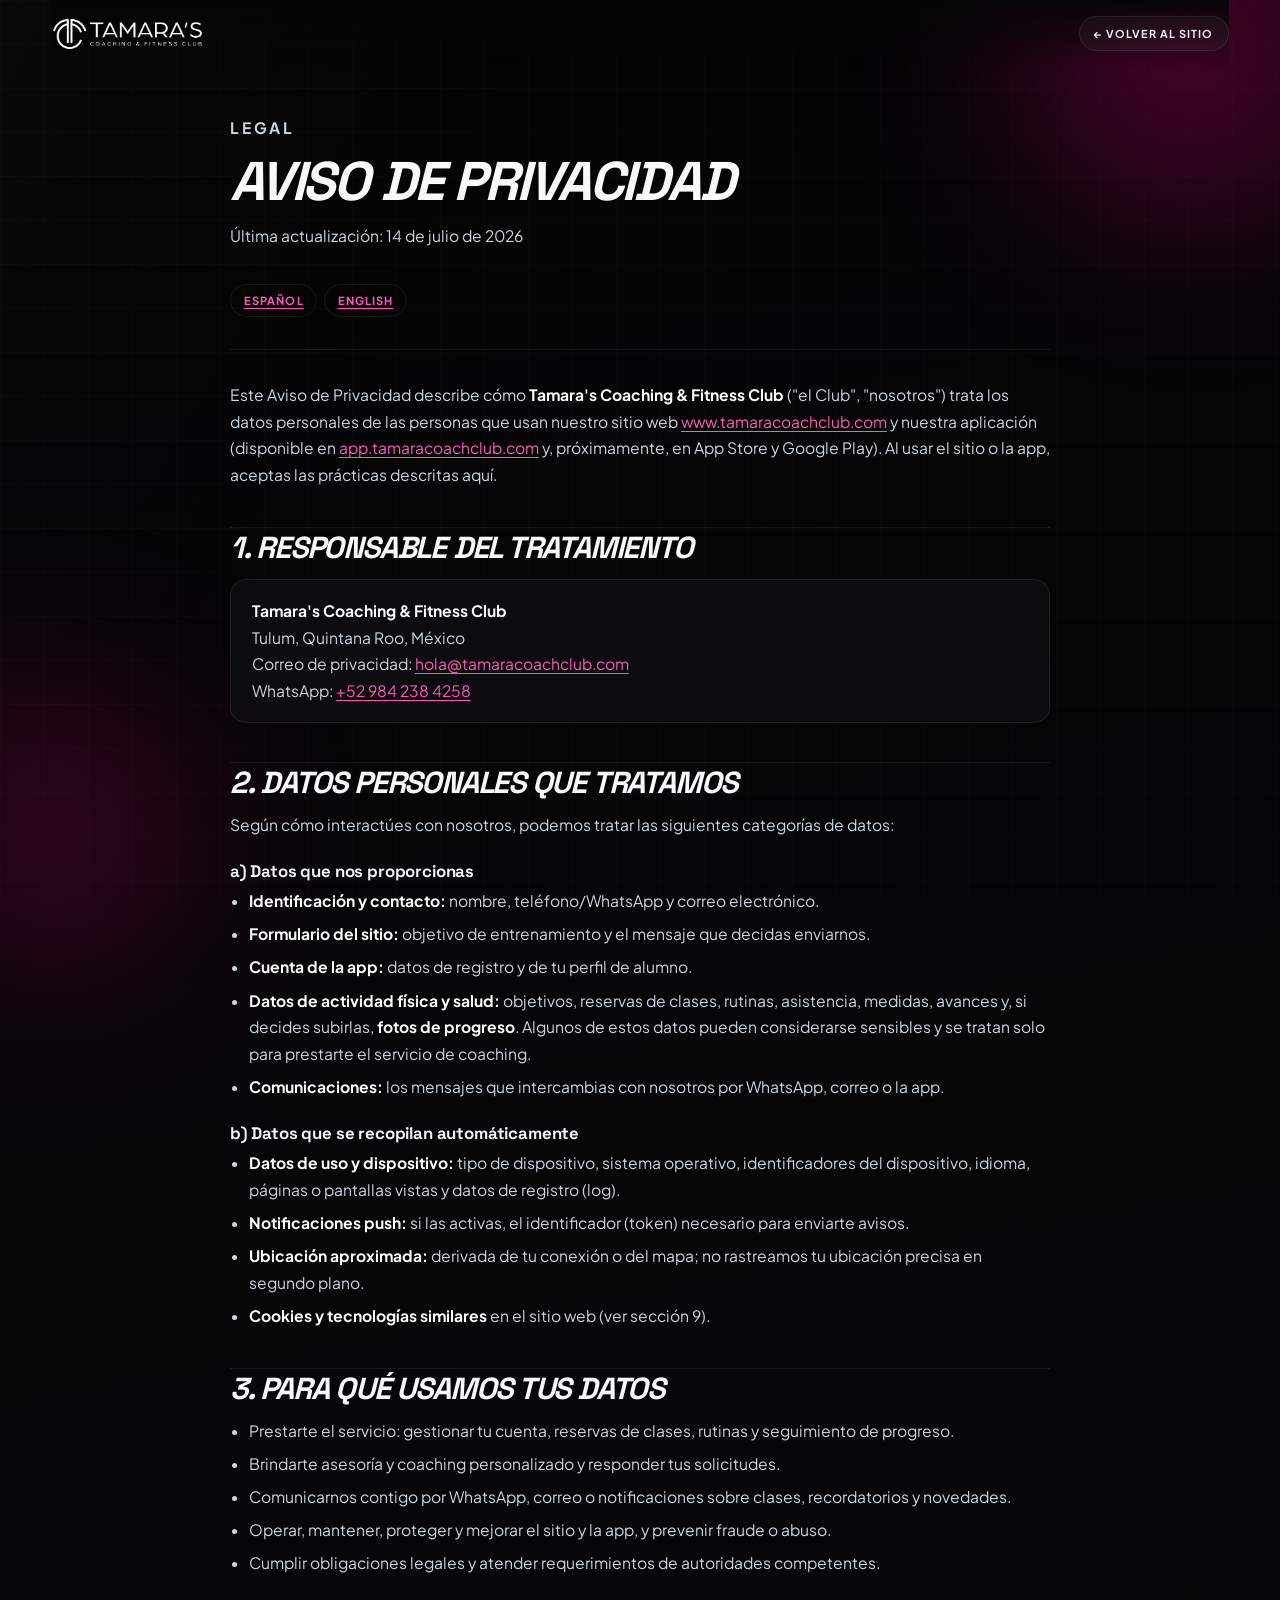
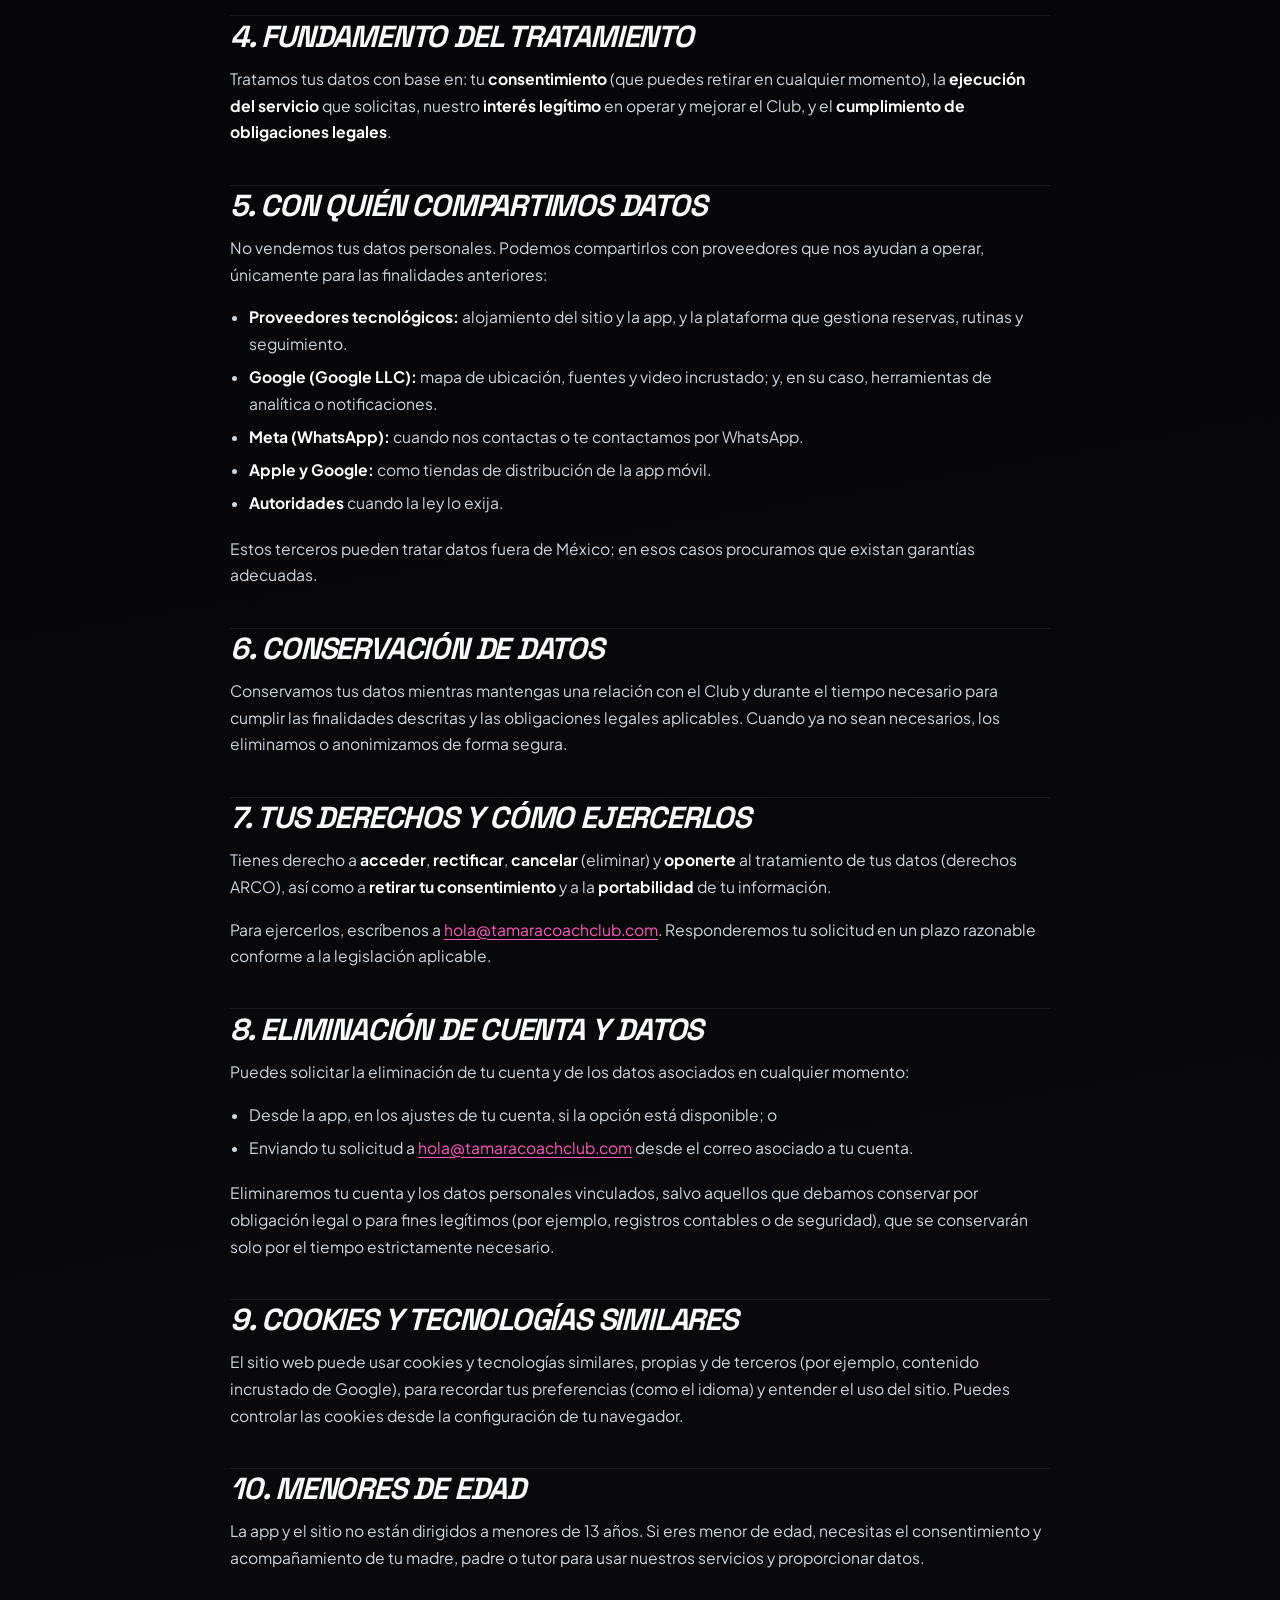
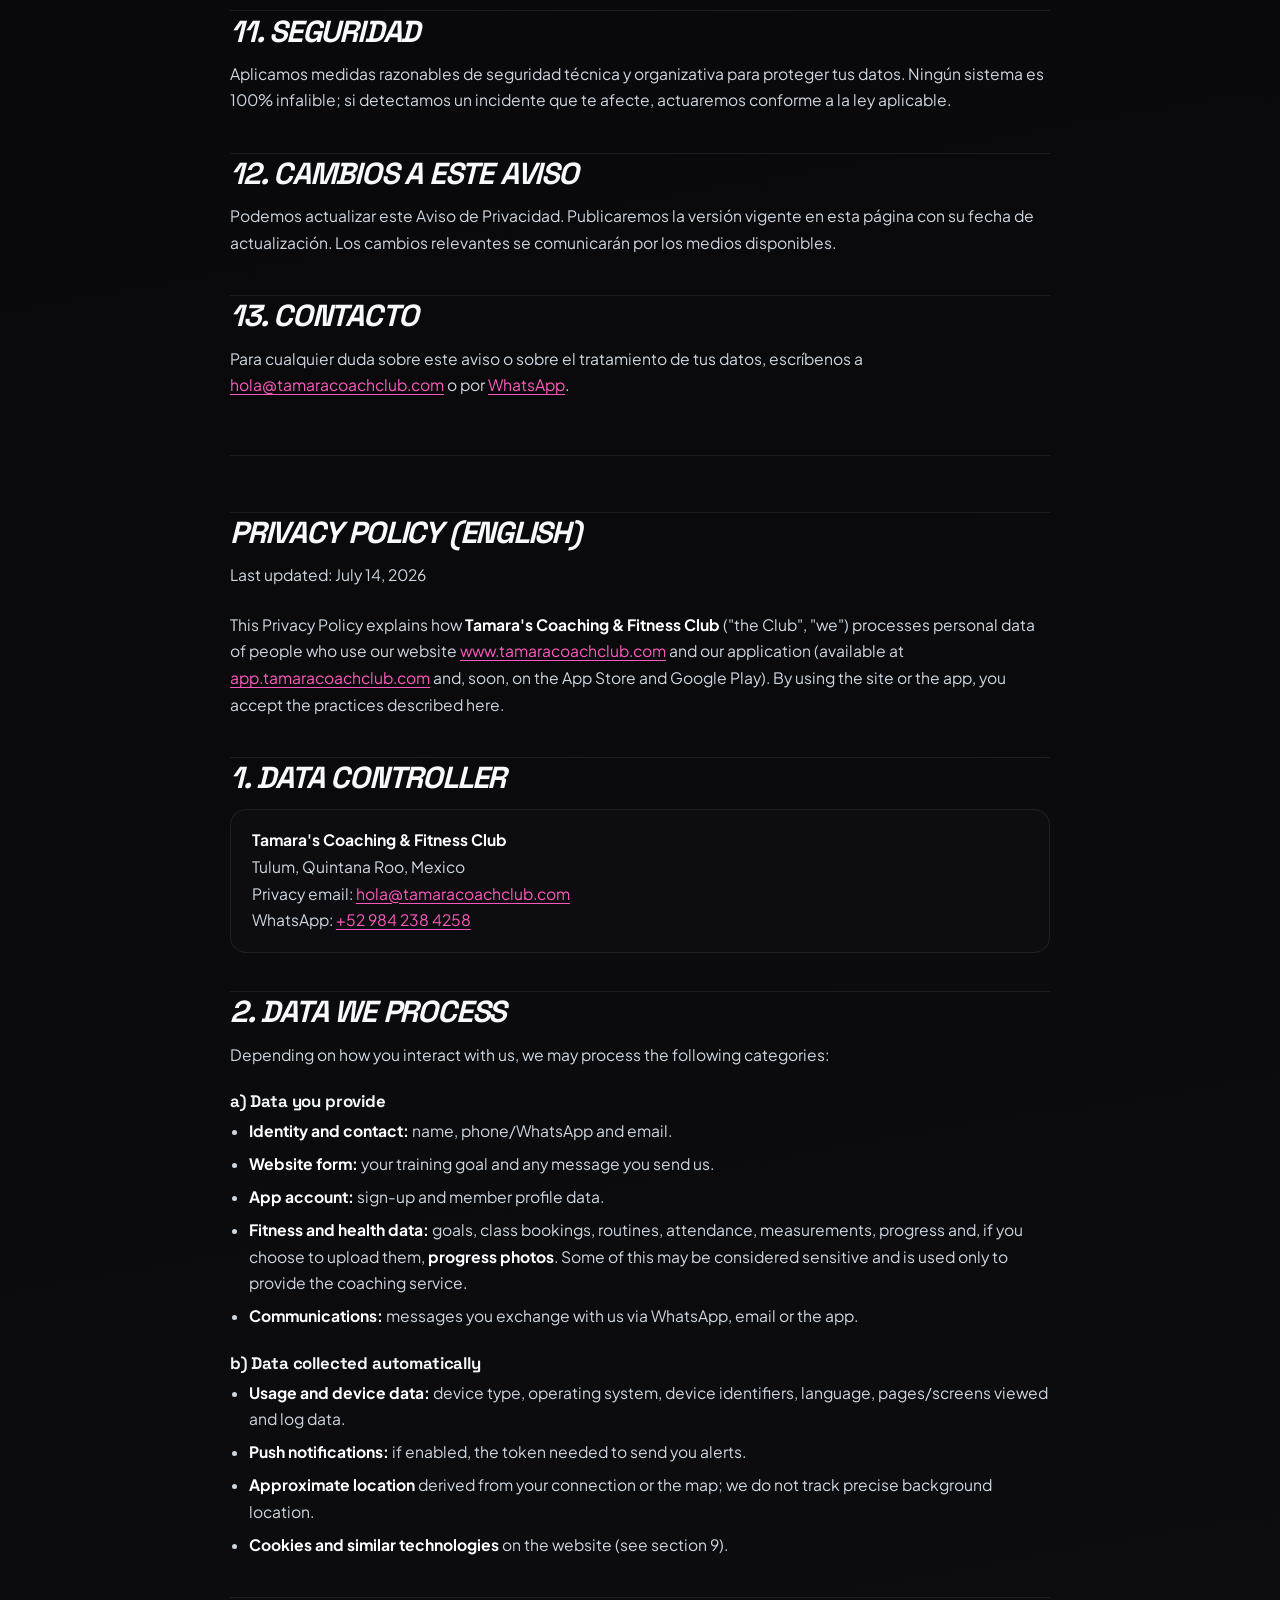
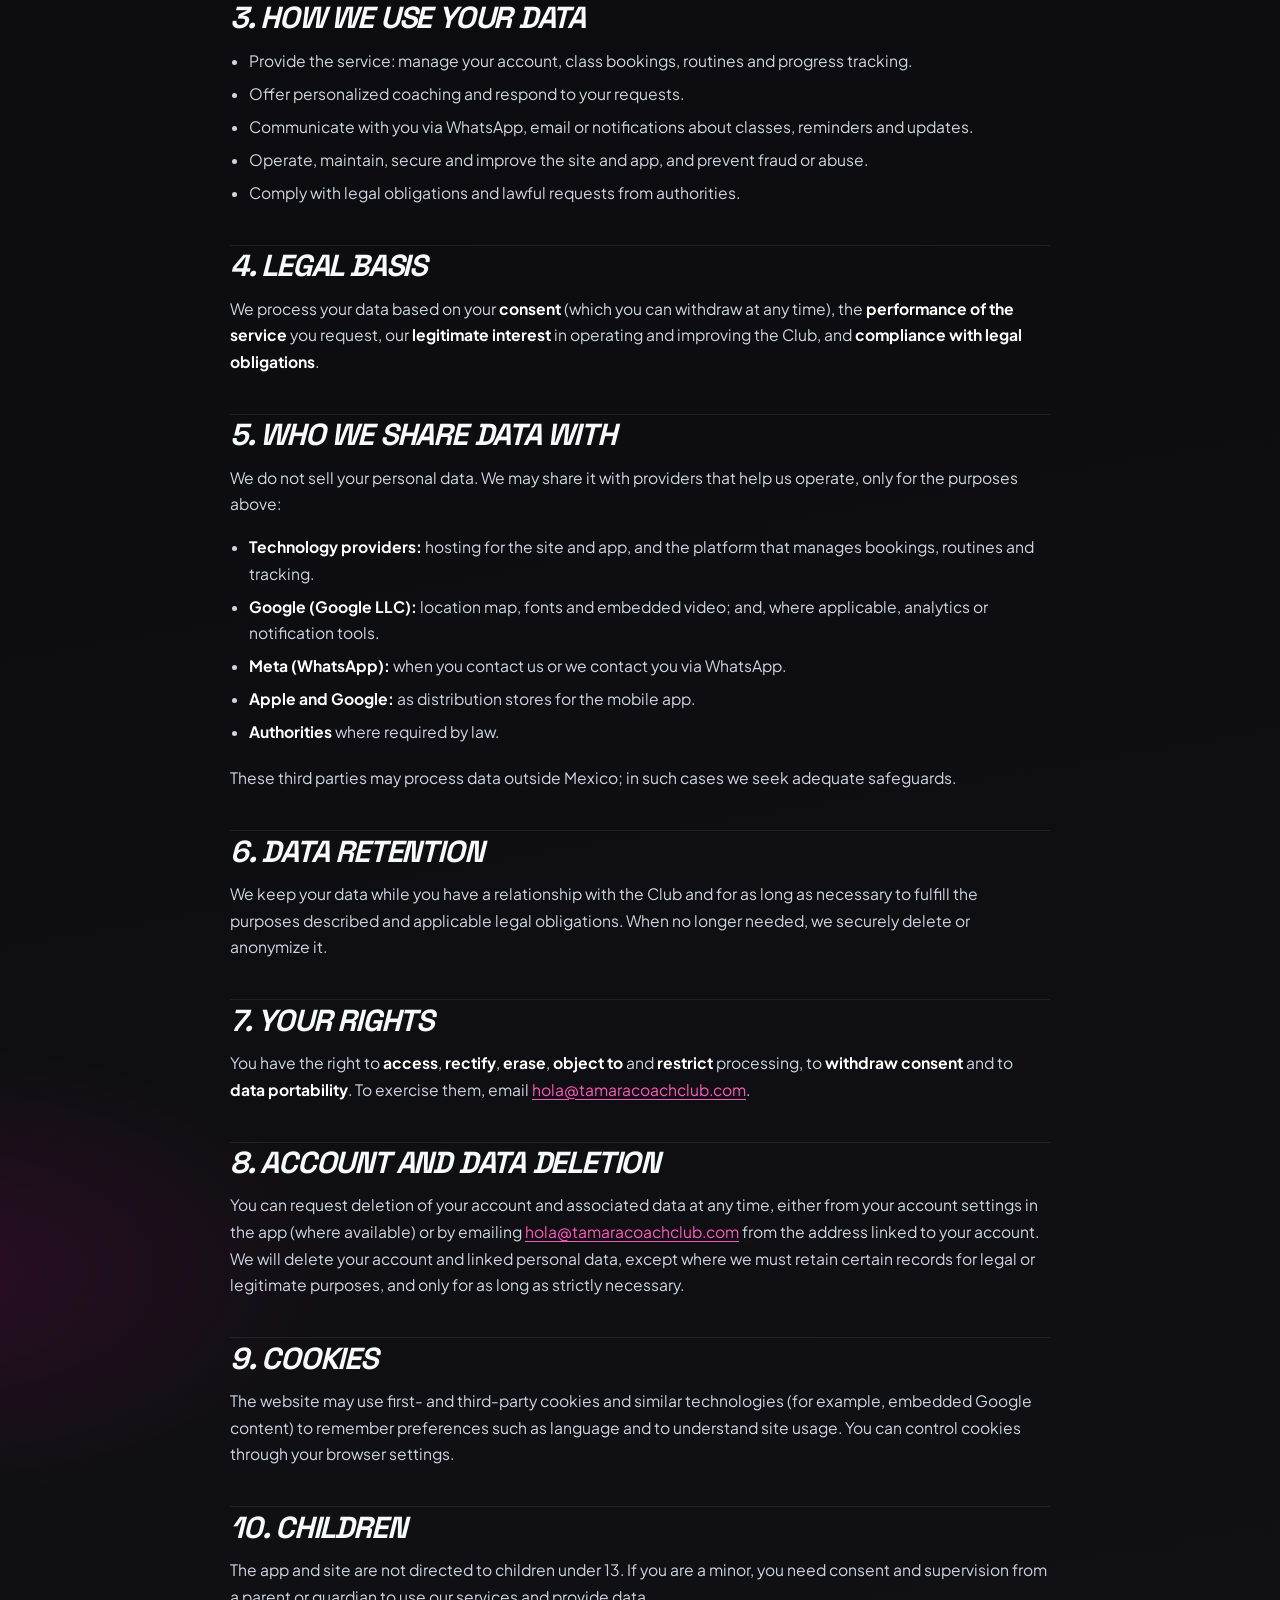
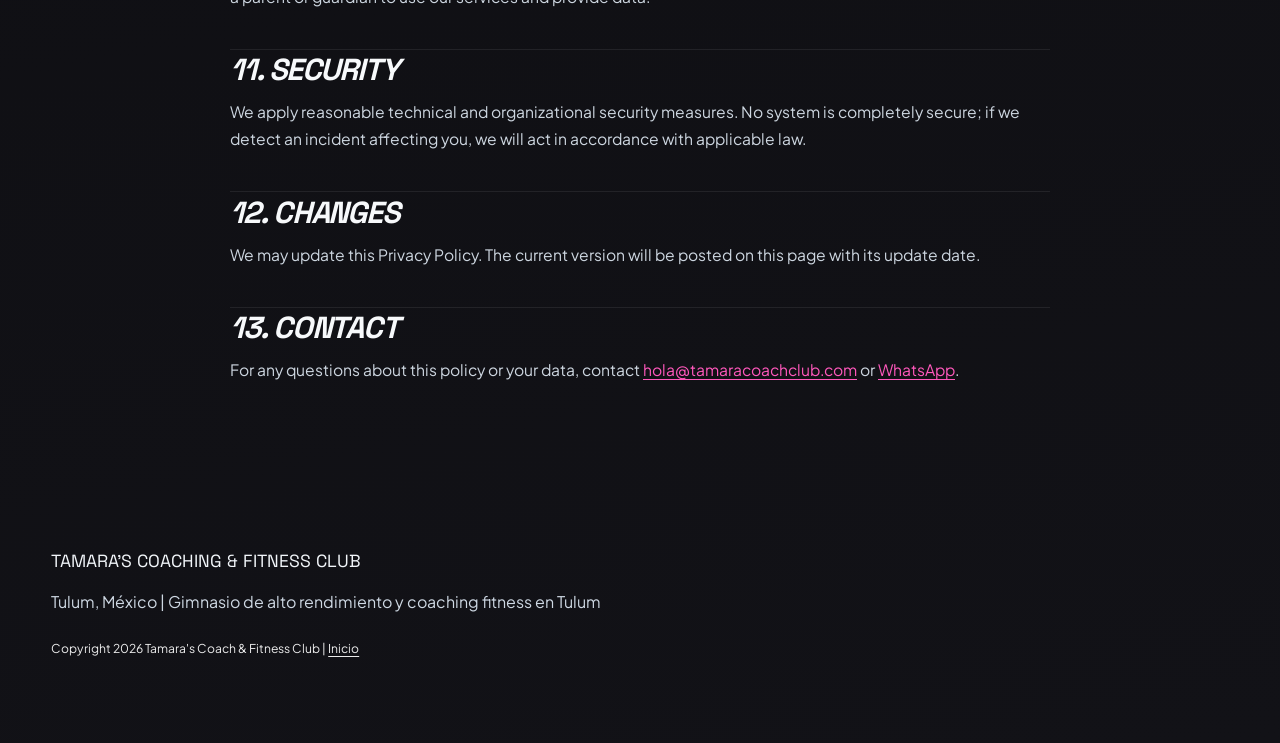
<file: privacidad.html>
<!doctype html>
<html lang="es">

<head>
  <meta charset="UTF-8" />
  <meta name="viewport" content="width=device-width, initial-scale=1.0" />
  <title>Aviso de Privacidad | Tamara's Coaching & Fitness Club</title>
  <meta name="description"
    content="Aviso de Privacidad y Política de Privacidad de Tamara's Coaching & Fitness Club: qué datos tratamos en el sitio web y en la app, cómo los usamos y tus derechos." />
  <link rel="canonical" href="https://www.tamaracoachclub.com/privacidad.html" />
  <meta name="robots" content="index, follow" />
  <meta name="theme-color" content="#050506" />
  <link rel="icon" href="favicon.svg" type="image/svg+xml" />
  <link rel="icon" href="favicon-32.png" sizes="32x32" type="image/png" />
  <link rel="apple-touch-icon" href="apple-touch-icon.png" />
  <link rel="preconnect" href="https://fonts.googleapis.com" />
  <link rel="preconnect" href="https://fonts.gstatic.com" crossorigin />
  <link
    href="https://fonts.googleapis.com/css2?family=Plus+Jakarta+Sans:wght@400;600;700;800&family=Space+Grotesk:wght@500;700;800&display=swap"
    rel="stylesheet" />
  <link rel="stylesheet" href="styles.css" />
  <style>
    .legal-header {
      position: sticky;
      top: 0;
      z-index: 100;
      display: flex;
      align-items: center;
      justify-content: space-between;
      gap: 1rem;
      width: min(1260px, 92vw);
      margin: 0 auto;
      padding: 1rem 0;
    }

    .legal-header .brand-logo {
      height: clamp(26px, 3vw, 34px);
      width: auto;
      display: block;
    }

    .legal-back {
      display: inline-flex;
      align-items: center;
      gap: 0.4rem;
      color: #eef2f6;
      text-decoration: none;
      text-transform: uppercase;
      letter-spacing: 0.1em;
      font-size: 0.68rem;
      font-weight: 700;
      border: 1px solid var(--line-soft);
      border-radius: 999px;
      padding: 0.5rem 0.9rem;
      background: rgba(255, 255, 255, 0.04);
      transition: border-color 180ms ease, background 180ms ease, transform 180ms ease;
    }

    .legal-back:hover,
    .legal-back:focus-visible {
      border-color: rgba(240, 0, 140, 0.55);
      background: rgba(240, 0, 140, 0.12);
      transform: translateY(-1px);
    }

    .legal {
      width: min(820px, 92vw);
      margin: 1.5rem auto clamp(4rem, 8vw, 7rem);
    }

    .legal-hero {
      padding: 1.5rem 0 2rem;
      border-bottom: 1px solid var(--line-soft);
      margin-bottom: 2rem;
    }

    .legal-hero .eyebrow {
      margin-bottom: 0.9rem;
    }

    .legal-hero h1 {
      font-size: clamp(2rem, 5.5vw, 3.4rem);
      font-style: italic;
      margin-bottom: 0.9rem;
    }

    .legal-meta {
      color: var(--muted);
      font-size: 0.86rem;
    }

    .legal-lang {
      display: inline-flex;
      gap: 0.4rem;
      margin-top: 1.2rem;
    }

    .legal-lang a {
      font-size: 0.7rem;
      text-transform: uppercase;
      letter-spacing: 0.1em;
      font-weight: 700;
      color: #dce5ee;
      text-decoration: none;
      border: 1px solid var(--line-soft);
      border-radius: 999px;
      padding: 0.4rem 0.8rem;
      transition: border-color 180ms ease, background 180ms ease;
    }

    .legal-lang a:hover,
    .legal-lang a:focus-visible {
      border-color: rgba(240, 0, 140, 0.55);
      background: rgba(240, 0, 140, 0.12);
    }

    .legal h2 {
      font-size: clamp(1.3rem, 3vw, 1.9rem);
      font-style: italic;
      margin: 2.4rem 0 0.9rem;
      scroll-margin-top: 90px;
    }

    .legal h3 {
      font-size: 1.05rem;
      text-transform: none;
      letter-spacing: -0.01em;
      margin: 1.6rem 0 0.5rem;
      color: #f2f6fa;
    }

    .legal p,
    .legal li {
      color: #cdd6e0;
      line-height: 1.7;
      font-size: 0.98rem;
    }

    .legal p {
      margin-bottom: 1rem;
    }

    .legal ul {
      margin: 0 0 1.2rem;
      padding-left: 1.2rem;
      display: grid;
      gap: 0.4rem;
    }

    .legal strong {
      color: #ffffff;
    }

    .legal a {
      color: var(--accent-2);
      text-decoration: underline;
      text-underline-offset: 3px;
    }

    .legal-note {
      margin: 1.5rem 0;
      padding: 1rem 1.2rem;
      border-radius: var(--radius-md);
      border: 1px solid rgba(240, 0, 140, 0.3);
      background: rgba(240, 0, 140, 0.08);
      font-size: 0.9rem;
    }

    .legal-divider {
      margin: 3.5rem 0;
      border: 0;
      border-top: 1px solid var(--line-soft);
    }

    .legal table {
      width: 100%;
      border-collapse: collapse;
      margin: 0 0 1.4rem;
      font-size: 0.9rem;
    }

    .legal th,
    .legal td {
      text-align: left;
      padding: 0.7rem 0.8rem;
      border: 1px solid var(--line-soft);
      vertical-align: top;
      color: #cdd6e0;
    }

    .legal th {
      background: rgba(255, 255, 255, 0.04);
      color: #f2f6fa;
      font-weight: 700;
    }

    .legal-contact-box {
      margin-top: 1rem;
      padding: 1.1rem 1.3rem;
      border-radius: var(--radius-md);
      border: 1px solid var(--line-soft);
      background: var(--bg-card);
    }
  </style>
</head>

<body>
  <a class="skip-link" href="#contenido">Saltar al contenido</a>
  <div class="bg-glow bg-glow-a"></div>
  <div class="bg-glow bg-glow-b"></div>

  <header class="legal-header">
    <a class="brand" href="/" aria-label="Tamara's Coaching & Fitness Club">
      <img class="brand-logo" src="logo.png" alt="Tamara's Coaching & Fitness Club" decoding="async" />
    </a>
    <a class="legal-back" href="/">&larr; Volver al sitio</a>
  </header>

  <main class="legal" id="contenido">
    <div class="legal-hero">
      <p class="eyebrow">Legal</p>
      <h1>Aviso de Privacidad</h1>
      <p class="legal-meta">Última actualización: 14 de julio de 2026</p>
      <div class="legal-lang">
        <a href="#es">Español</a>
        <a href="#en">English</a>
      </div>
    </div>

    <!-- ============================== ESPAÑOL ============================== -->
    <section id="es">
      <p>Este Aviso de Privacidad describe cómo <strong>Tamara's Coaching &amp; Fitness Club</strong> ("el Club", "nosotros")
        trata los datos personales de las personas que usan nuestro sitio web
        <a href="https://www.tamaracoachclub.com/">www.tamaracoachclub.com</a> y nuestra aplicación
        (disponible en <a href="https://app.tamaracoachclub.com/">app.tamaracoachclub.com</a> y, próximamente, en App Store
        y Google Play). Al usar el sitio o la app, aceptas las prácticas descritas aquí.</p>

      <h2>1. Responsable del tratamiento</h2>
      <div class="legal-contact-box">
        <p style="margin:0">
          <strong>Tamara's Coaching &amp; Fitness Club</strong><br />
          Tulum, Quintana Roo, México<br />
          Correo de privacidad: <a href="mailto:hola@tamaracoachclub.com">hola@tamaracoachclub.com</a><br />
          WhatsApp: <a href="https://wa.me/5219842384258">+52 984 238 4258</a>
        </p>
      </div>

      <h2>2. Datos personales que tratamos</h2>
      <p>Según cómo interactúes con nosotros, podemos tratar las siguientes categorías de datos:</p>

      <h3>a) Datos que nos proporcionas</h3>
      <ul>
        <li><strong>Identificación y contacto:</strong> nombre, teléfono/WhatsApp y correo electrónico.</li>
        <li><strong>Formulario del sitio:</strong> objetivo de entrenamiento y el mensaje que decidas enviarnos.</li>
        <li><strong>Cuenta de la app:</strong> datos de registro y de tu perfil de alumno.</li>
        <li><strong>Datos de actividad física y salud:</strong> objetivos, reservas de clases, rutinas, asistencia,
          medidas, avances y, si decides subirlas, <strong>fotos de progreso</strong>. Algunos de estos datos pueden
          considerarse sensibles y se tratan solo para prestarte el servicio de coaching.</li>
        <li><strong>Comunicaciones:</strong> los mensajes que intercambias con nosotros por WhatsApp, correo o la app.</li>
      </ul>

      <h3>b) Datos que se recopilan automáticamente</h3>
      <ul>
        <li><strong>Datos de uso y dispositivo:</strong> tipo de dispositivo, sistema operativo, identificadores del
          dispositivo, idioma, páginas o pantallas vistas y datos de registro (log).</li>
        <li><strong>Notificaciones push:</strong> si las activas, el identificador (token) necesario para enviarte avisos.</li>
        <li><strong>Ubicación aproximada:</strong> derivada de tu conexión o del mapa; no rastreamos tu ubicación precisa
          en segundo plano.</li>
        <li><strong>Cookies y tecnologías similares</strong> en el sitio web (ver sección 9).</li>
      </ul>

      <h2>3. Para qué usamos tus datos</h2>
      <ul>
        <li>Prestarte el servicio: gestionar tu cuenta, reservas de clases, rutinas y seguimiento de progreso.</li>
        <li>Brindarte asesoría y coaching personalizado y responder tus solicitudes.</li>
        <li>Comunicarnos contigo por WhatsApp, correo o notificaciones sobre clases, recordatorios y novedades.</li>
        <li>Operar, mantener, proteger y mejorar el sitio y la app, y prevenir fraude o abuso.</li>
        <li>Cumplir obligaciones legales y atender requerimientos de autoridades competentes.</li>
      </ul>

      <h2>4. Fundamento del tratamiento</h2>
      <p>Tratamos tus datos con base en: tu <strong>consentimiento</strong> (que puedes retirar en cualquier momento),
        la <strong>ejecución del servicio</strong> que solicitas, nuestro <strong>interés legítimo</strong> en operar y
        mejorar el Club, y el <strong>cumplimiento de obligaciones legales</strong>.</p>

      <h2>5. Con quién compartimos datos</h2>
      <p>No vendemos tus datos personales. Podemos compartirlos con proveedores que nos ayudan a operar, únicamente para
        las finalidades anteriores:</p>
      <ul>
        <li><strong>Proveedores tecnológicos:</strong> alojamiento del sitio y la app, y la plataforma que gestiona
          reservas, rutinas y seguimiento.</li>
        <li><strong>Google (Google LLC):</strong> mapa de ubicación, fuentes y video incrustado; y, en su caso,
          herramientas de analítica o notificaciones.</li>
        <li><strong>Meta (WhatsApp):</strong> cuando nos contactas o te contactamos por WhatsApp.</li>
        <li><strong>Apple y Google:</strong> como tiendas de distribución de la app móvil.</li>
        <li><strong>Autoridades</strong> cuando la ley lo exija.</li>
      </ul>
      <p>Estos terceros pueden tratar datos fuera de México; en esos casos procuramos que existan garantías adecuadas.</p>

      <h2>6. Conservación de datos</h2>
      <p>Conservamos tus datos mientras mantengas una relación con el Club y durante el tiempo necesario para cumplir las
        finalidades descritas y las obligaciones legales aplicables. Cuando ya no sean necesarios, los eliminamos o
        anonimizamos de forma segura.</p>

      <h2>7. Tus derechos y cómo ejercerlos</h2>
      <p>Tienes derecho a <strong>acceder</strong>, <strong>rectificar</strong>, <strong>cancelar</strong> (eliminar) y
        <strong>oponerte</strong> al tratamiento de tus datos (derechos ARCO), así como a <strong>retirar tu
          consentimiento</strong> y a la <strong>portabilidad</strong> de tu información.</p>
      <p>Para ejercerlos, escríbenos a
        <a href="mailto:hola@tamaracoachclub.com">hola@tamaracoachclub.com</a>. Responderemos tu solicitud
        en un plazo razonable conforme a la legislación aplicable.</p>

      <h2>8. Eliminación de cuenta y datos</h2>
      <p>Puedes solicitar la eliminación de tu cuenta y de los datos asociados en cualquier momento:</p>
      <ul>
        <li>Desde la app, en los ajustes de tu cuenta, si la opción está disponible; o</li>
        <li>Enviando tu solicitud a <a href="mailto:hola@tamaracoachclub.com">hola@tamaracoachclub.com</a>
          desde el correo asociado a tu cuenta.</li>
      </ul>
      <p>Eliminaremos tu cuenta y los datos personales vinculados, salvo aquellos que debamos conservar por obligación
        legal o para fines legítimos (por ejemplo, registros contables o de seguridad), que se conservarán solo por el
        tiempo estrictamente necesario.</p>

      <h2>9. Cookies y tecnologías similares</h2>
      <p>El sitio web puede usar cookies y tecnologías similares, propias y de terceros (por ejemplo, contenido
        incrustado de Google), para recordar tus preferencias (como el idioma) y entender el uso del sitio. Puedes
        controlar las cookies desde la configuración de tu navegador.</p>

      <h2>10. Menores de edad</h2>
      <p>La app y el sitio no están dirigidos a menores de 13 años. Si eres menor de edad, necesitas el consentimiento y
        acompañamiento de tu madre, padre o tutor para usar nuestros servicios y proporcionar datos.</p>

      <h2>11. Seguridad</h2>
      <p>Aplicamos medidas razonables de seguridad técnica y organizativa para proteger tus datos. Ningún sistema es
        100% infalible; si detectamos un incidente que te afecte, actuaremos conforme a la ley aplicable.</p>

      <h2>12. Cambios a este aviso</h2>
      <p>Podemos actualizar este Aviso de Privacidad. Publicaremos la versión vigente en esta página con su fecha de
        actualización. Los cambios relevantes se comunicarán por los medios disponibles.</p>

      <h2>13. Contacto</h2>
      <p>Para cualquier duda sobre este aviso o sobre el tratamiento de tus datos, escríbenos a
        <a href="mailto:hola@tamaracoachclub.com">hola@tamaracoachclub.com</a> o por
        <a href="https://wa.me/5219842384258">WhatsApp</a>.</p>
    </section>

    <hr class="legal-divider" />

    <!-- ============================== ENGLISH ============================== -->
    <section id="en">
      <h2 style="margin-top:0">Privacy Policy (English)</h2>
      <p class="legal-meta" style="margin-bottom:1.4rem">Last updated: July 14, 2026</p>

      <p>This Privacy Policy explains how <strong>Tamara's Coaching &amp; Fitness Club</strong> ("the Club", "we")
        processes personal data of people who use our website
        <a href="https://www.tamaracoachclub.com/">www.tamaracoachclub.com</a> and our application (available at
        <a href="https://app.tamaracoachclub.com/">app.tamaracoachclub.com</a> and, soon, on the App Store and Google
        Play). By using the site or the app, you accept the practices described here.</p>

      <h2>1. Data controller</h2>
      <div class="legal-contact-box">
        <p style="margin:0">
          <strong>Tamara's Coaching &amp; Fitness Club</strong><br />
          Tulum, Quintana Roo, Mexico<br />
          Privacy email: <a href="mailto:hola@tamaracoachclub.com">hola@tamaracoachclub.com</a><br />
          WhatsApp: <a href="https://wa.me/5219842384258">+52 984 238 4258</a>
        </p>
      </div>

      <h2>2. Data we process</h2>
      <p>Depending on how you interact with us, we may process the following categories:</p>
      <h3>a) Data you provide</h3>
      <ul>
        <li><strong>Identity and contact:</strong> name, phone/WhatsApp and email.</li>
        <li><strong>Website form:</strong> your training goal and any message you send us.</li>
        <li><strong>App account:</strong> sign-up and member profile data.</li>
        <li><strong>Fitness and health data:</strong> goals, class bookings, routines, attendance, measurements,
          progress and, if you choose to upload them, <strong>progress photos</strong>. Some of this may be considered
          sensitive and is used only to provide the coaching service.</li>
        <li><strong>Communications:</strong> messages you exchange with us via WhatsApp, email or the app.</li>
      </ul>
      <h3>b) Data collected automatically</h3>
      <ul>
        <li><strong>Usage and device data:</strong> device type, operating system, device identifiers, language,
          pages/screens viewed and log data.</li>
        <li><strong>Push notifications:</strong> if enabled, the token needed to send you alerts.</li>
        <li><strong>Approximate location</strong> derived from your connection or the map; we do not track precise
          background location.</li>
        <li><strong>Cookies and similar technologies</strong> on the website (see section 9).</li>
      </ul>

      <h2>3. How we use your data</h2>
      <ul>
        <li>Provide the service: manage your account, class bookings, routines and progress tracking.</li>
        <li>Offer personalized coaching and respond to your requests.</li>
        <li>Communicate with you via WhatsApp, email or notifications about classes, reminders and updates.</li>
        <li>Operate, maintain, secure and improve the site and app, and prevent fraud or abuse.</li>
        <li>Comply with legal obligations and lawful requests from authorities.</li>
      </ul>

      <h2>4. Legal basis</h2>
      <p>We process your data based on your <strong>consent</strong> (which you can withdraw at any time), the
        <strong>performance of the service</strong> you request, our <strong>legitimate interest</strong> in operating
        and improving the Club, and <strong>compliance with legal obligations</strong>.</p>

      <h2>5. Who we share data with</h2>
      <p>We do not sell your personal data. We may share it with providers that help us operate, only for the purposes
        above:</p>
      <ul>
        <li><strong>Technology providers:</strong> hosting for the site and app, and the platform that manages bookings,
          routines and tracking.</li>
        <li><strong>Google (Google LLC):</strong> location map, fonts and embedded video; and, where applicable,
          analytics or notification tools.</li>
        <li><strong>Meta (WhatsApp):</strong> when you contact us or we contact you via WhatsApp.</li>
        <li><strong>Apple and Google:</strong> as distribution stores for the mobile app.</li>
        <li><strong>Authorities</strong> where required by law.</li>
      </ul>
      <p>These third parties may process data outside Mexico; in such cases we seek adequate safeguards.</p>

      <h2>6. Data retention</h2>
      <p>We keep your data while you have a relationship with the Club and for as long as necessary to fulfill the
        purposes described and applicable legal obligations. When no longer needed, we securely delete or anonymize it.</p>

      <h2>7. Your rights</h2>
      <p>You have the right to <strong>access</strong>, <strong>rectify</strong>, <strong>erase</strong>,
        <strong>object to</strong> and <strong>restrict</strong> processing, to <strong>withdraw consent</strong> and to
        <strong>data portability</strong>. To exercise them, email
        <a href="mailto:hola@tamaracoachclub.com">hola@tamaracoachclub.com</a>.</p>

      <h2>8. Account and data deletion</h2>
      <p>You can request deletion of your account and associated data at any time, either from your account settings in
        the app (where available) or by emailing
        <a href="mailto:hola@tamaracoachclub.com">hola@tamaracoachclub.com</a> from the address linked to
        your account. We will delete your account and linked personal data, except where we must retain certain records
        for legal or legitimate purposes, and only for as long as strictly necessary.</p>

      <h2>9. Cookies</h2>
      <p>The website may use first- and third-party cookies and similar technologies (for example, embedded Google
        content) to remember preferences such as language and to understand site usage. You can control cookies through
        your browser settings.</p>

      <h2>10. Children</h2>
      <p>The app and site are not directed to children under 13. If you are a minor, you need consent and supervision
        from a parent or guardian to use our services and provide data.</p>

      <h2>11. Security</h2>
      <p>We apply reasonable technical and organizational security measures. No system is completely secure; if we
        detect an incident affecting you, we will act in accordance with applicable law.</p>

      <h2>12. Changes</h2>
      <p>We may update this Privacy Policy. The current version will be posted on this page with its update date.</p>

      <h2>13. Contact</h2>
      <p>For any questions about this policy or your data, contact
        <a href="mailto:hola@tamaracoachclub.com">hola@tamaracoachclub.com</a> or
        <a href="https://wa.me/5219842384258">WhatsApp</a>.</p>
    </section>
  </main>

  <footer class="site-footer">
    <p>Tamara's Coaching &amp; Fitness Club</p>
    <p>Tulum, México | Gimnasio de alto rendimiento y coaching fitness en Tulum</p>
    <p class="copyright-text">Copyright 2026 Tamara's Coach &amp; Fitness Club |
      <a href="/">Inicio</a></p>
  </footer>
</body>

</html>
</file>
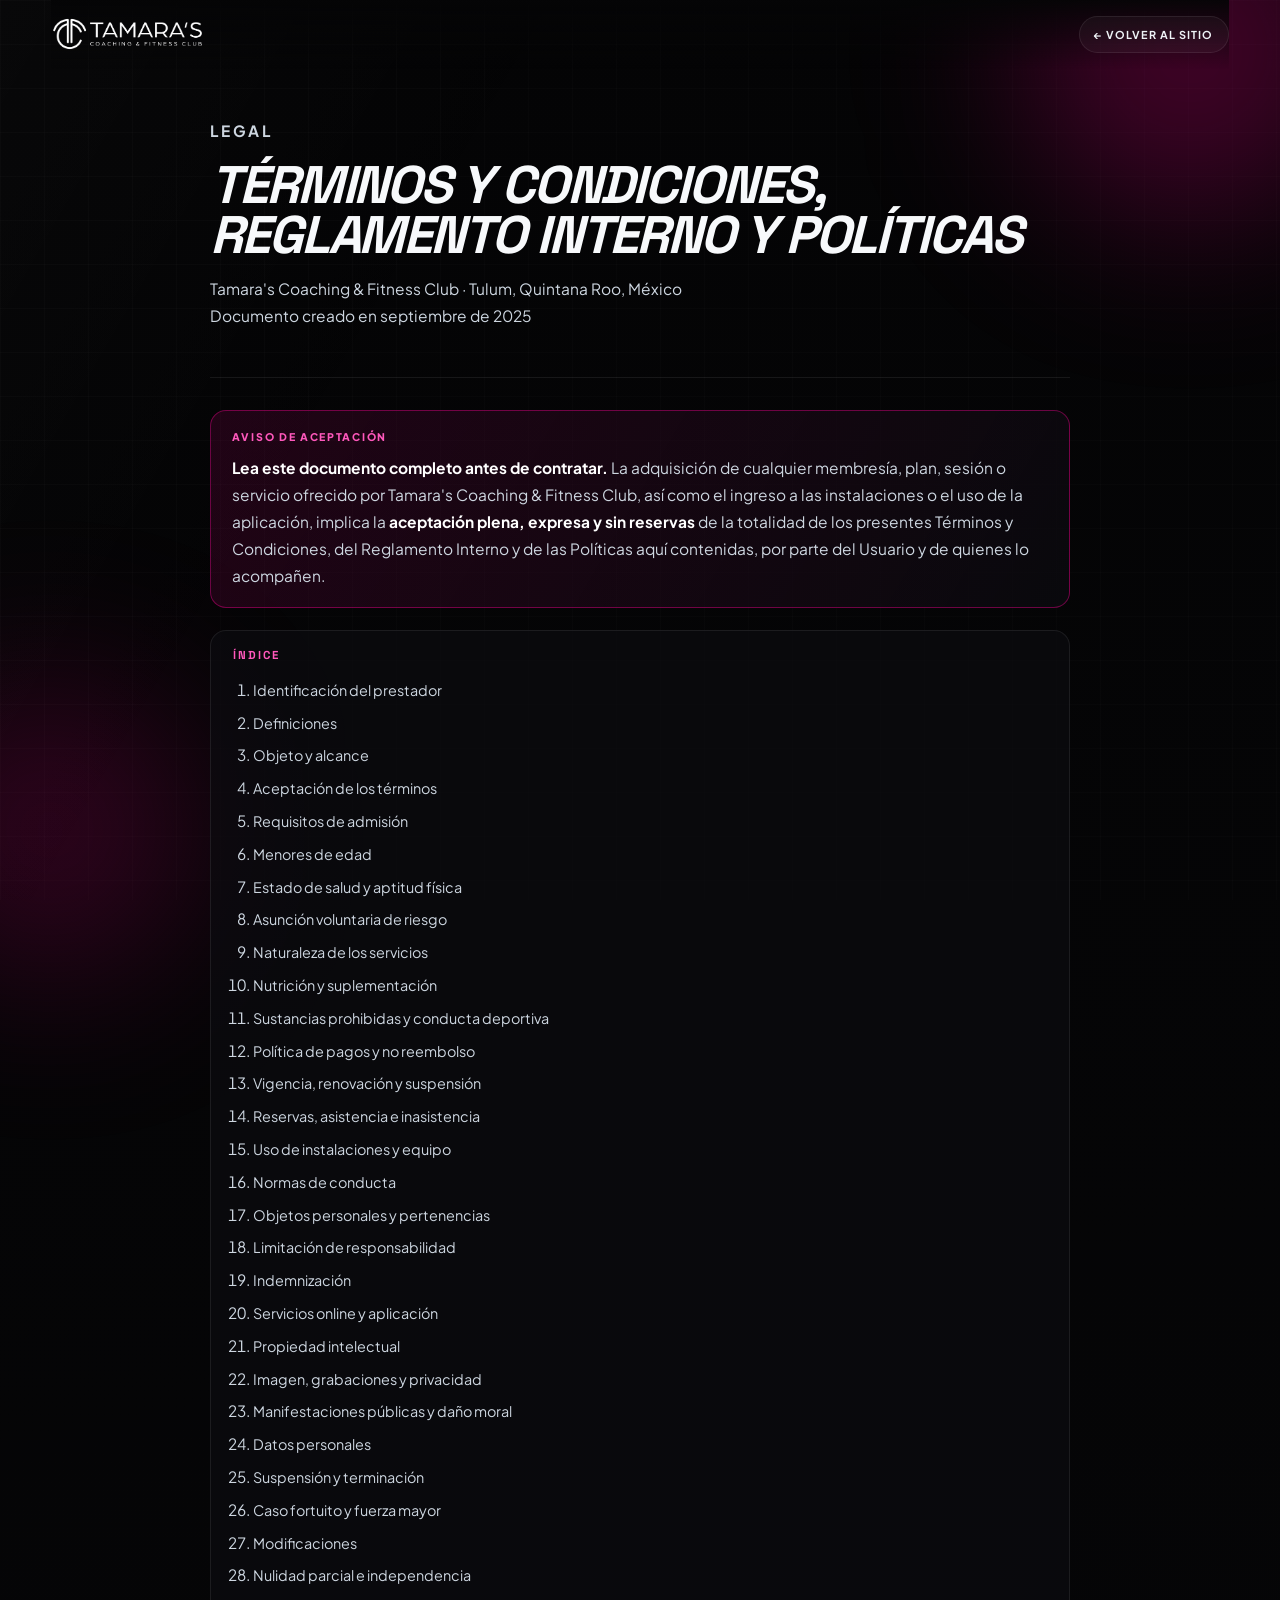
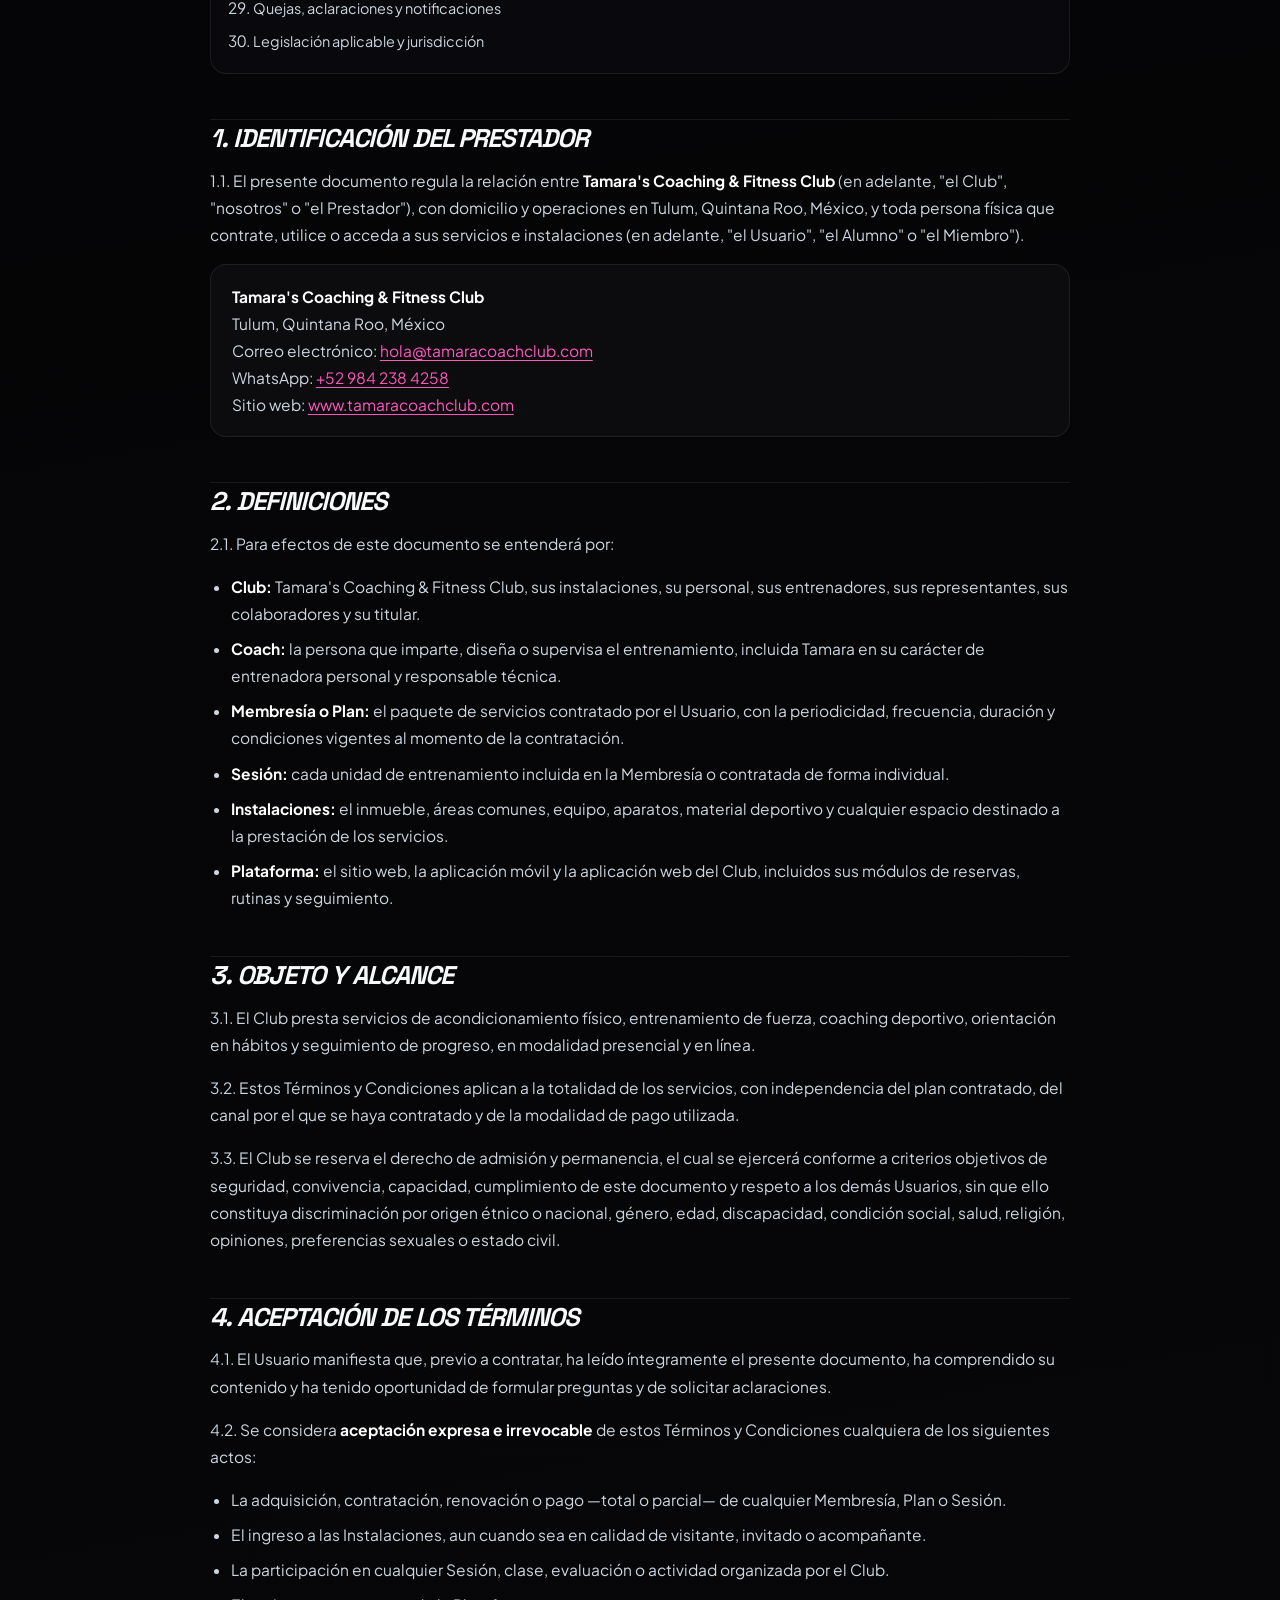
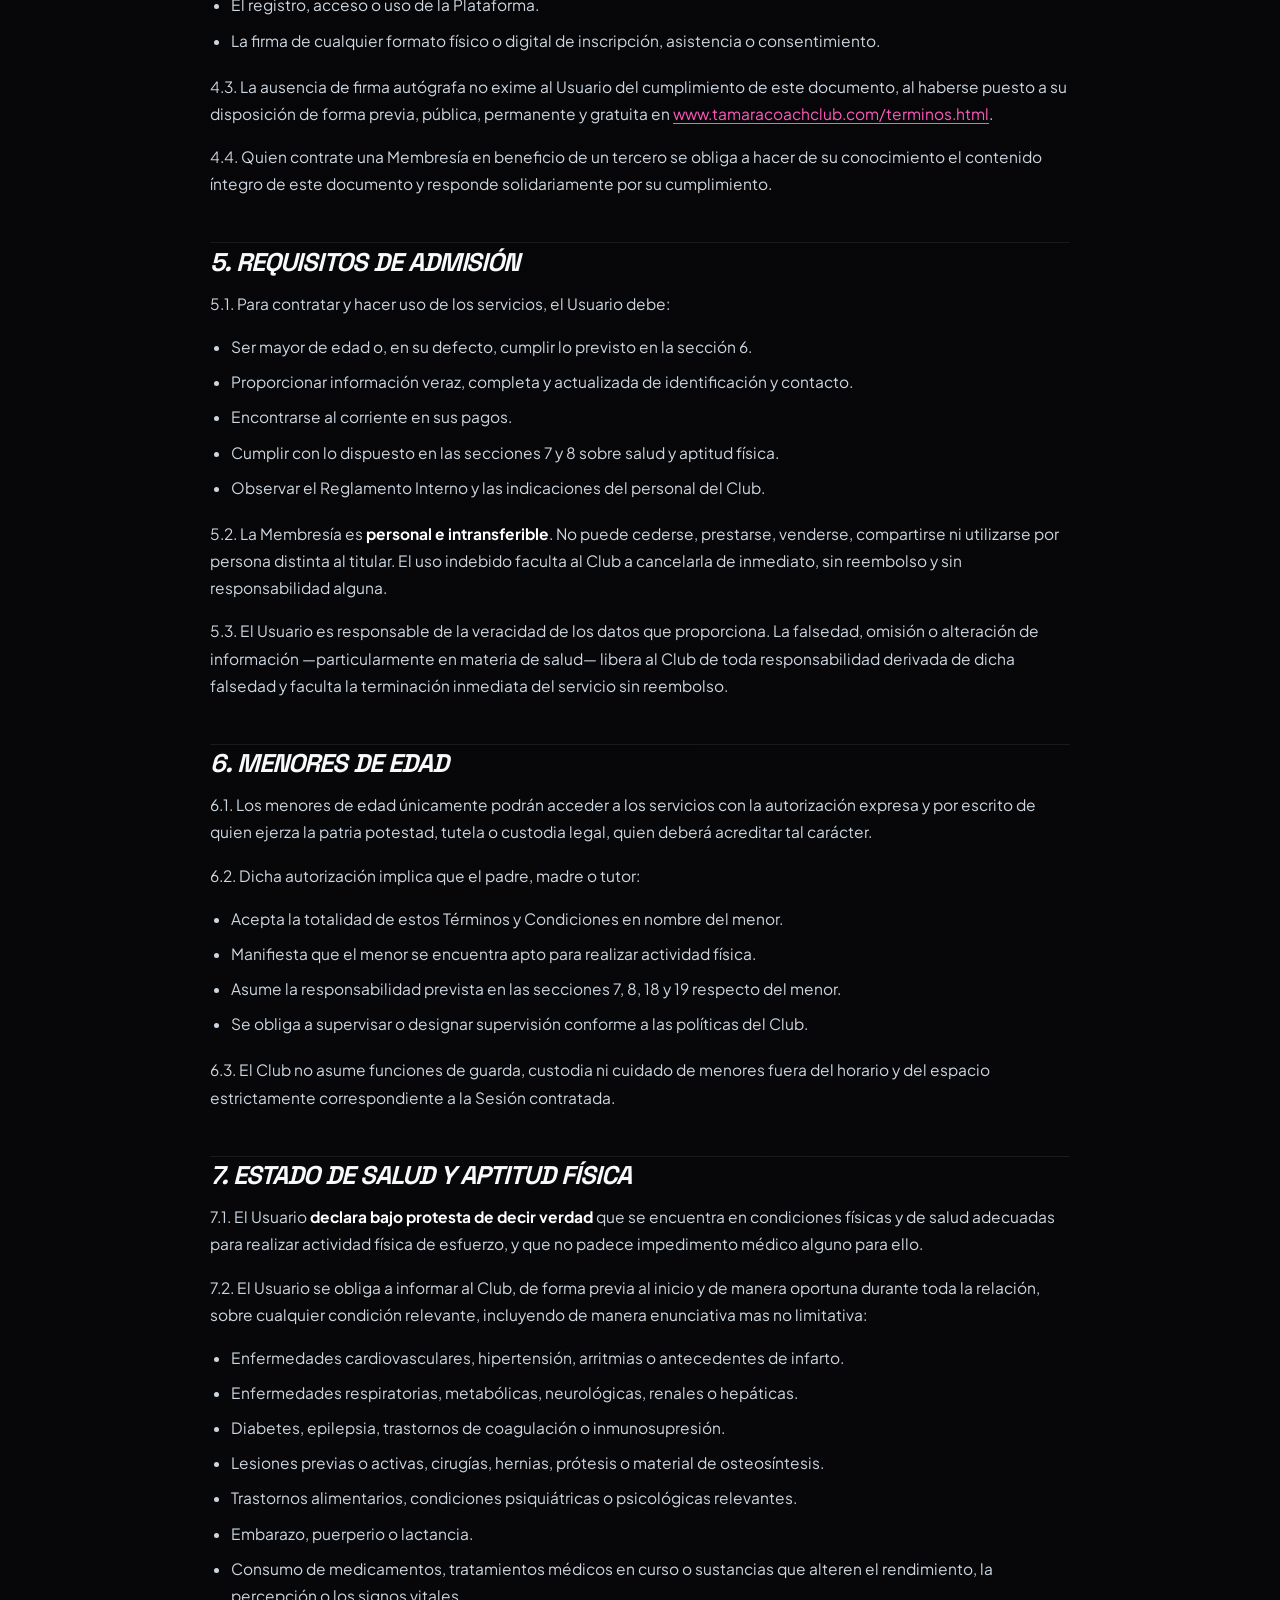
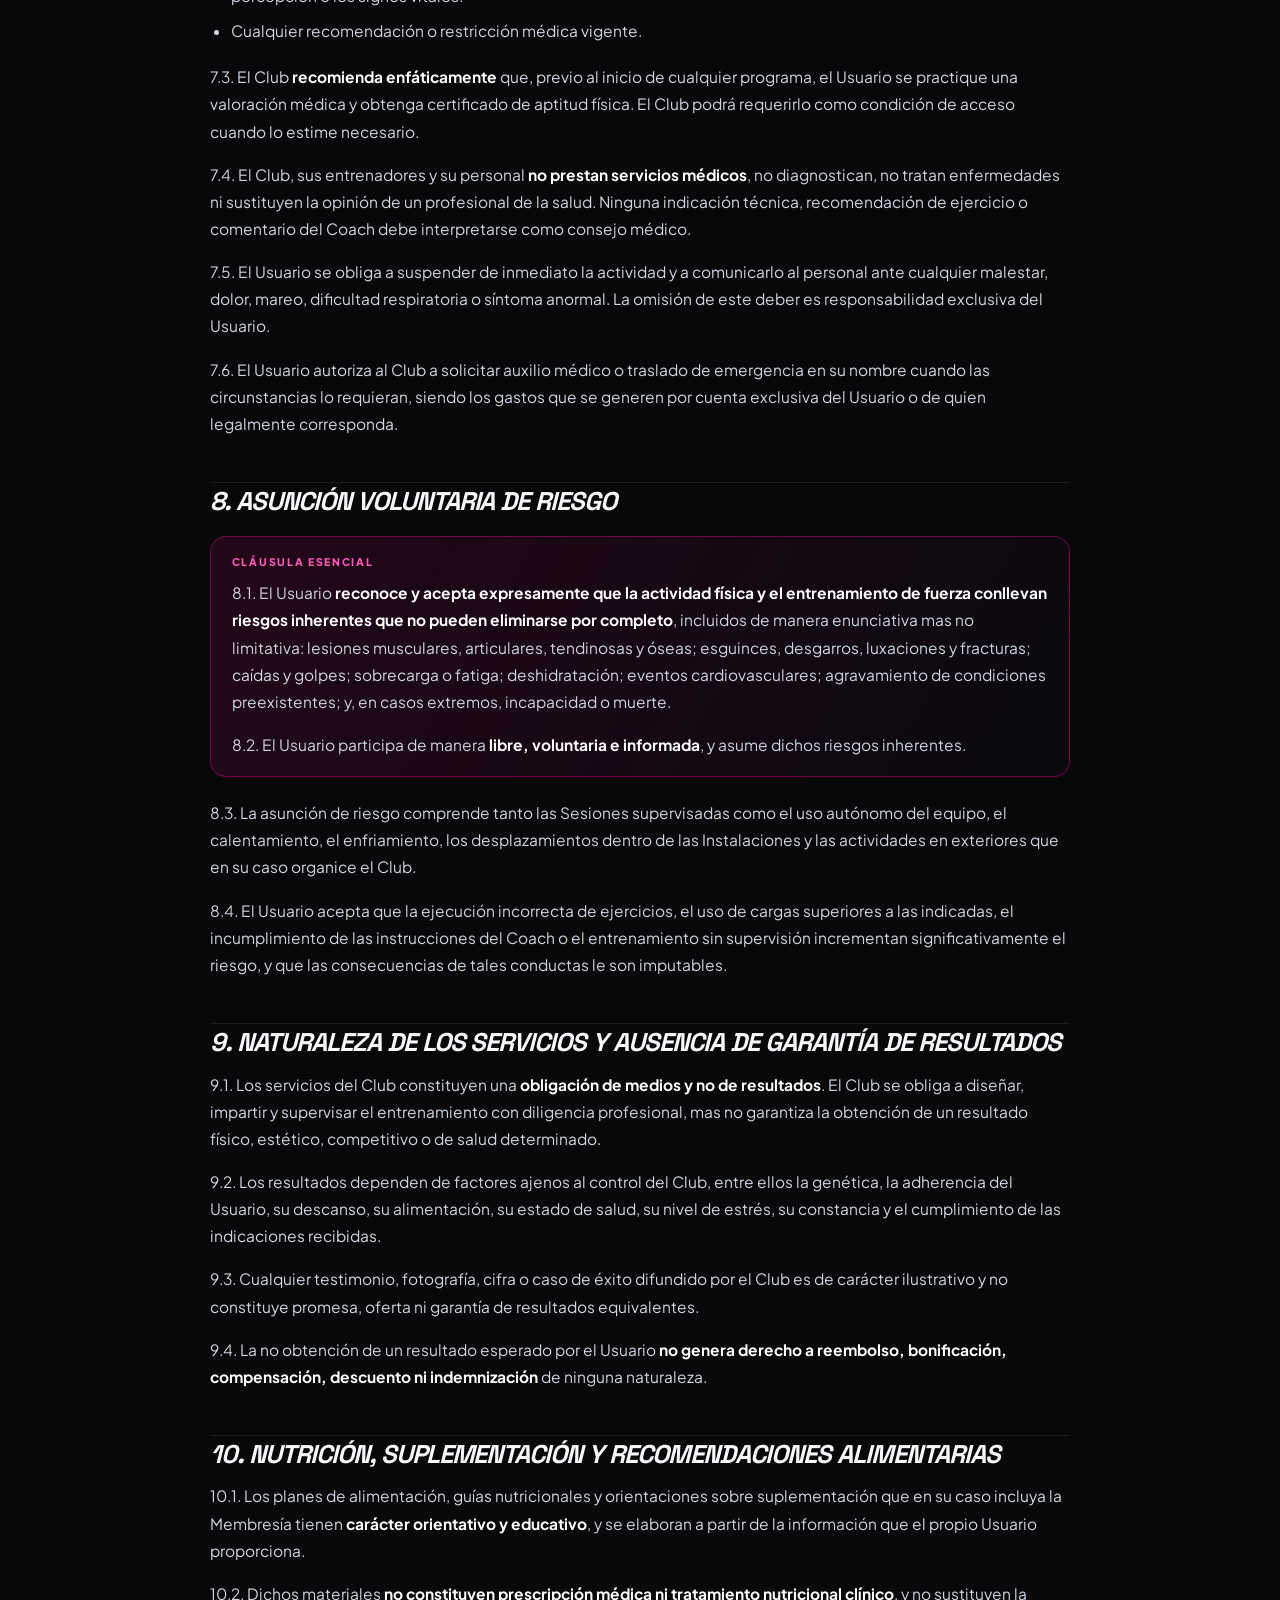
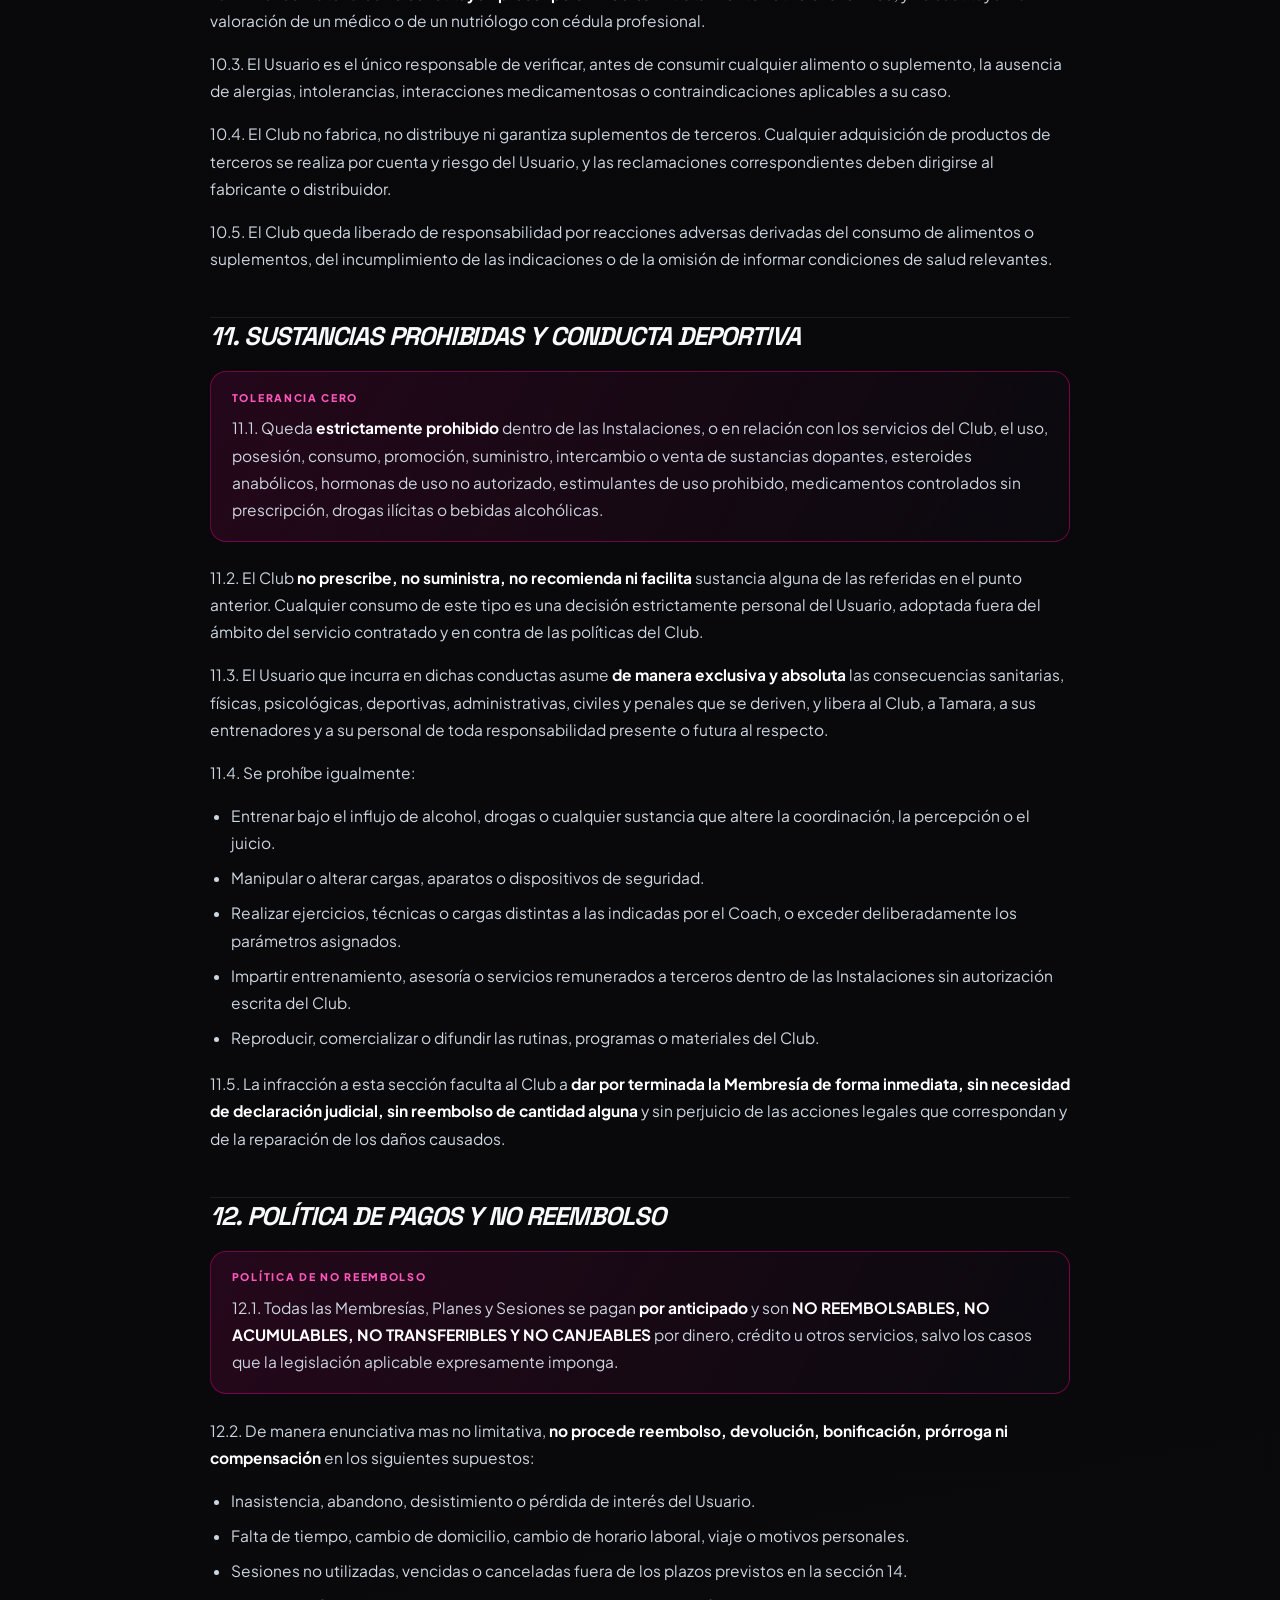
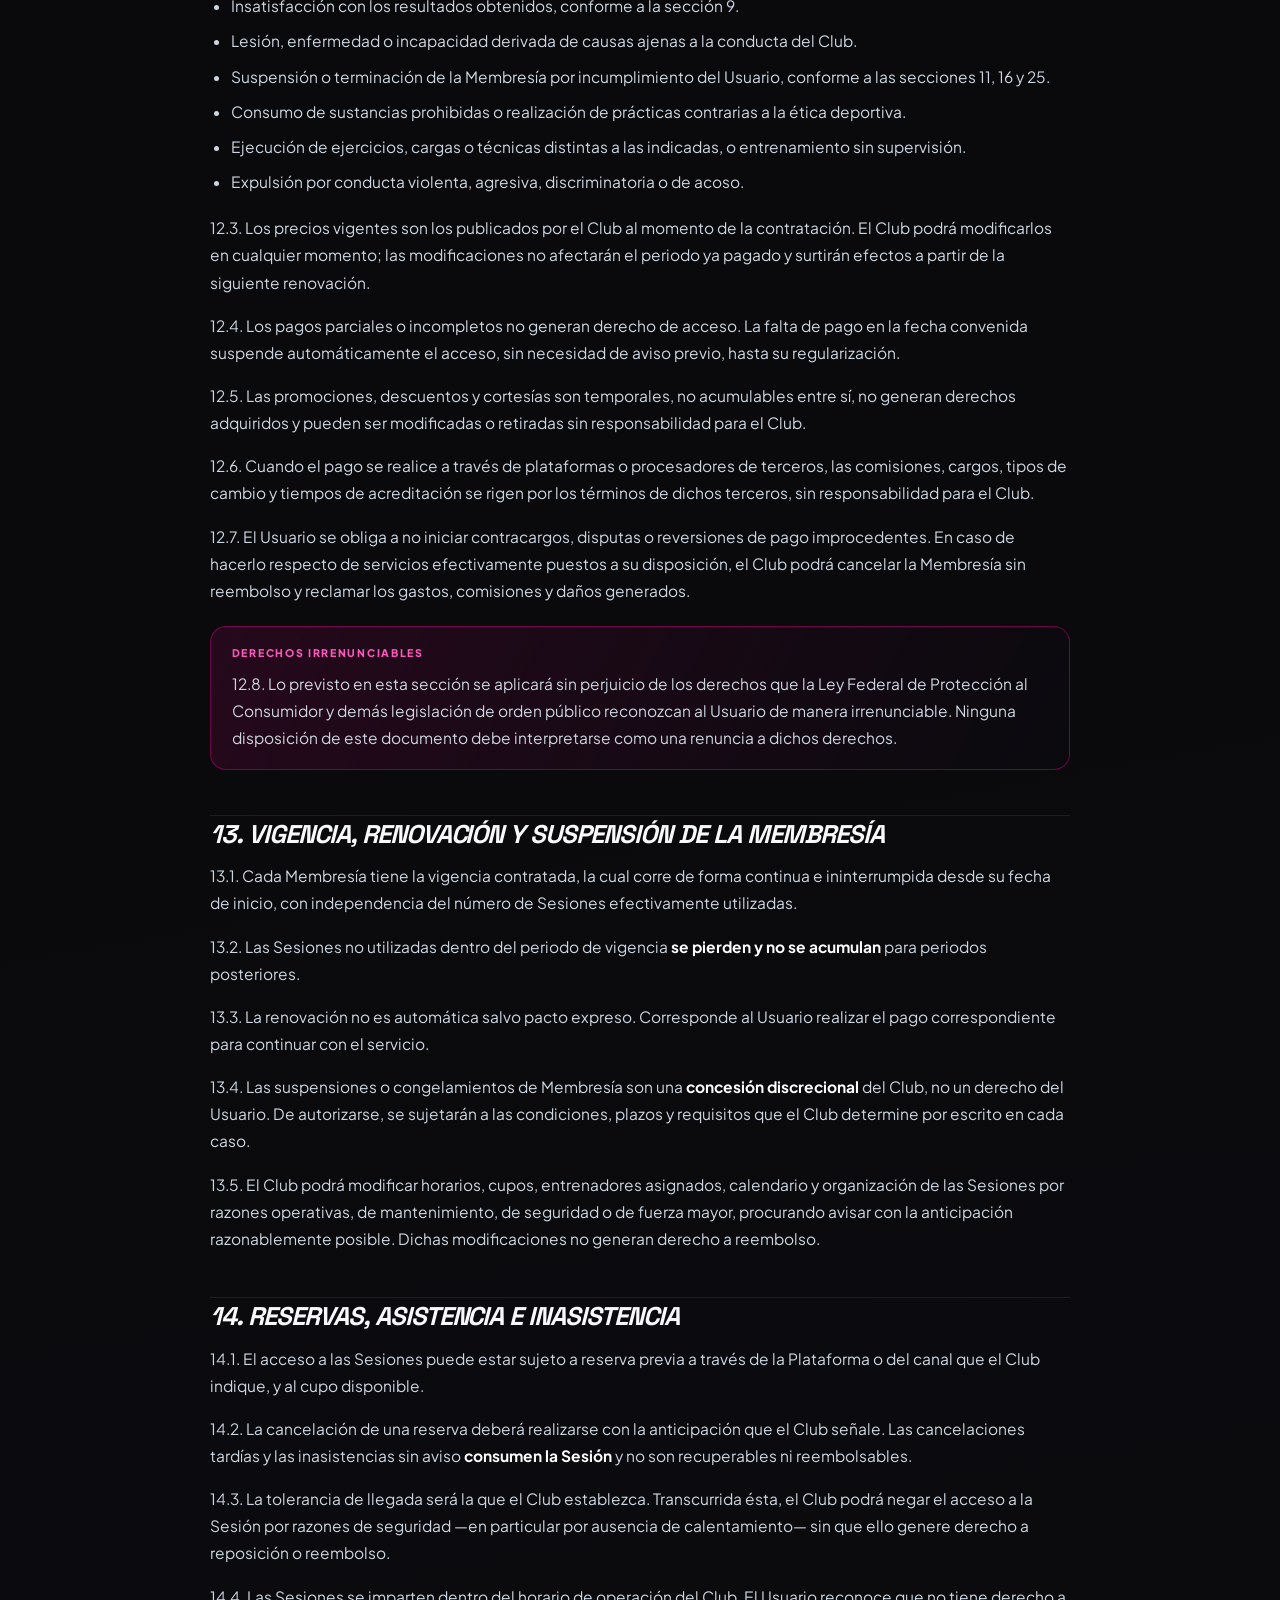
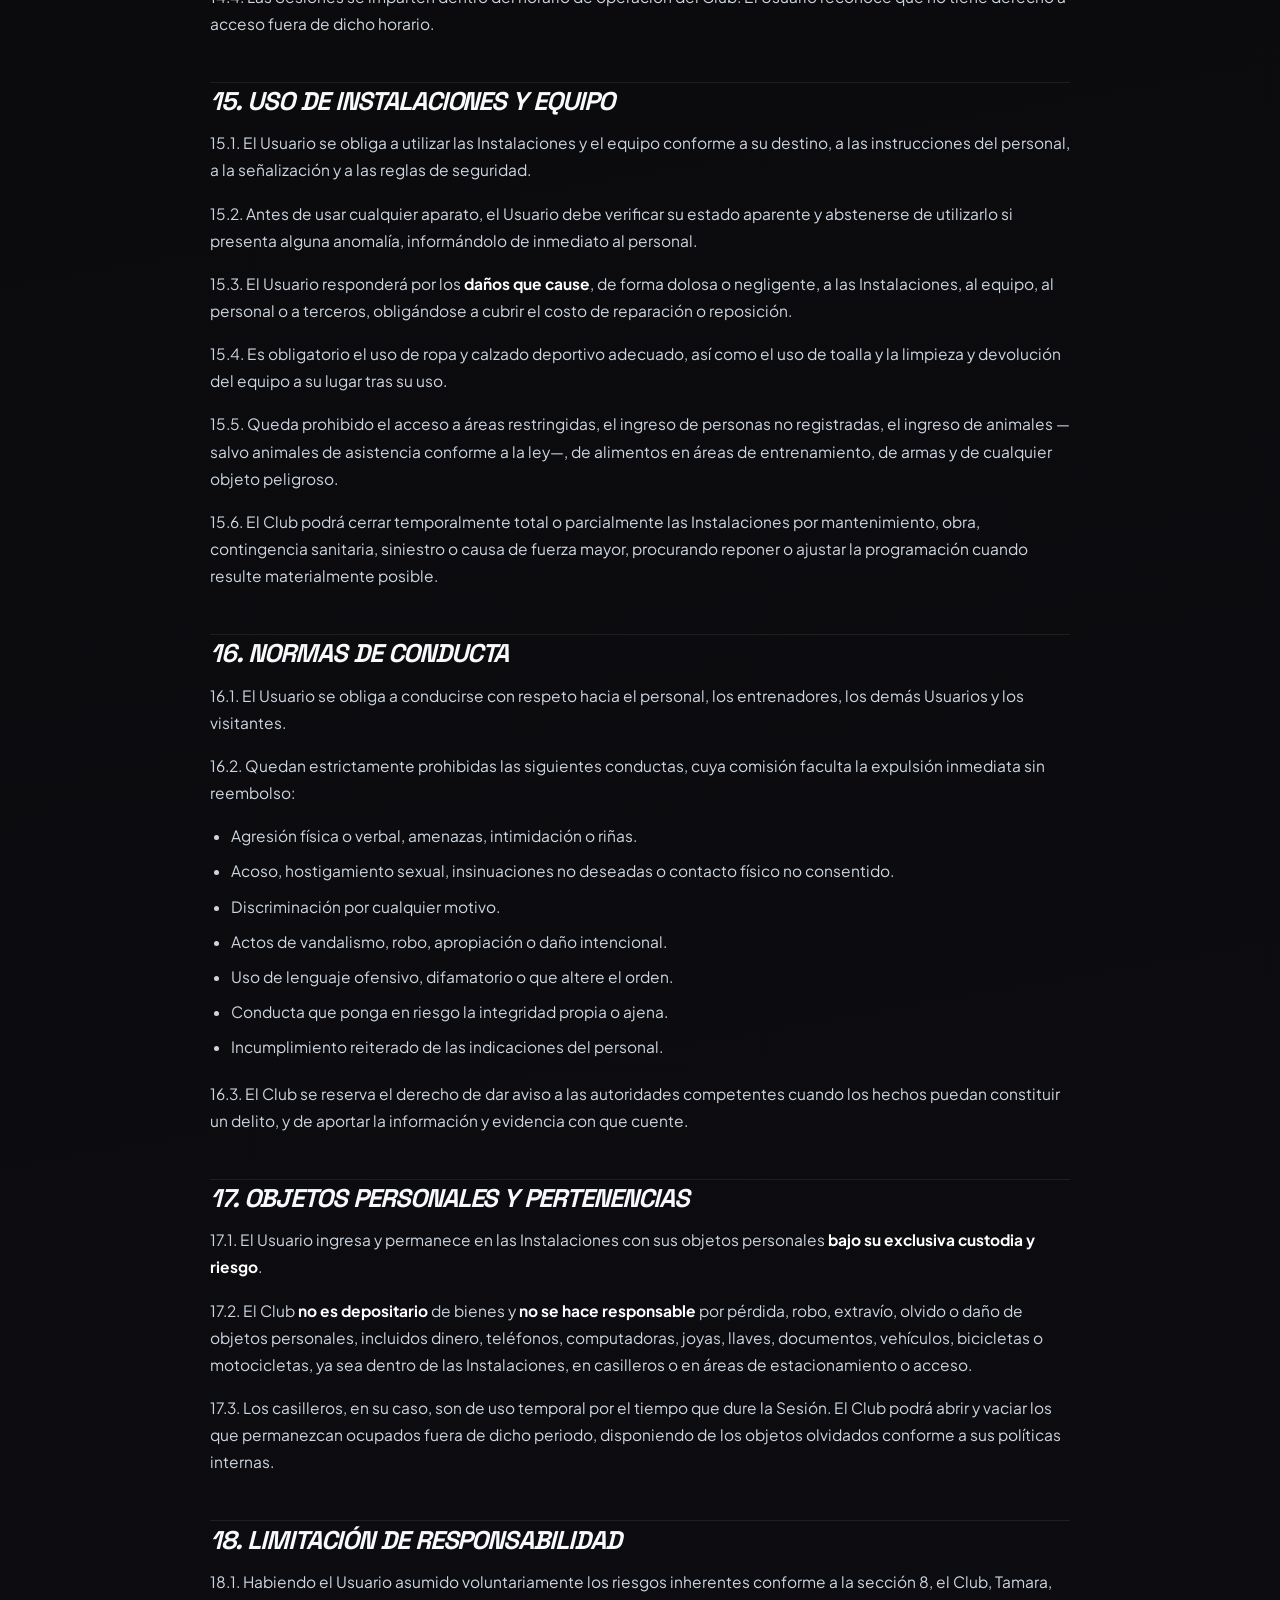
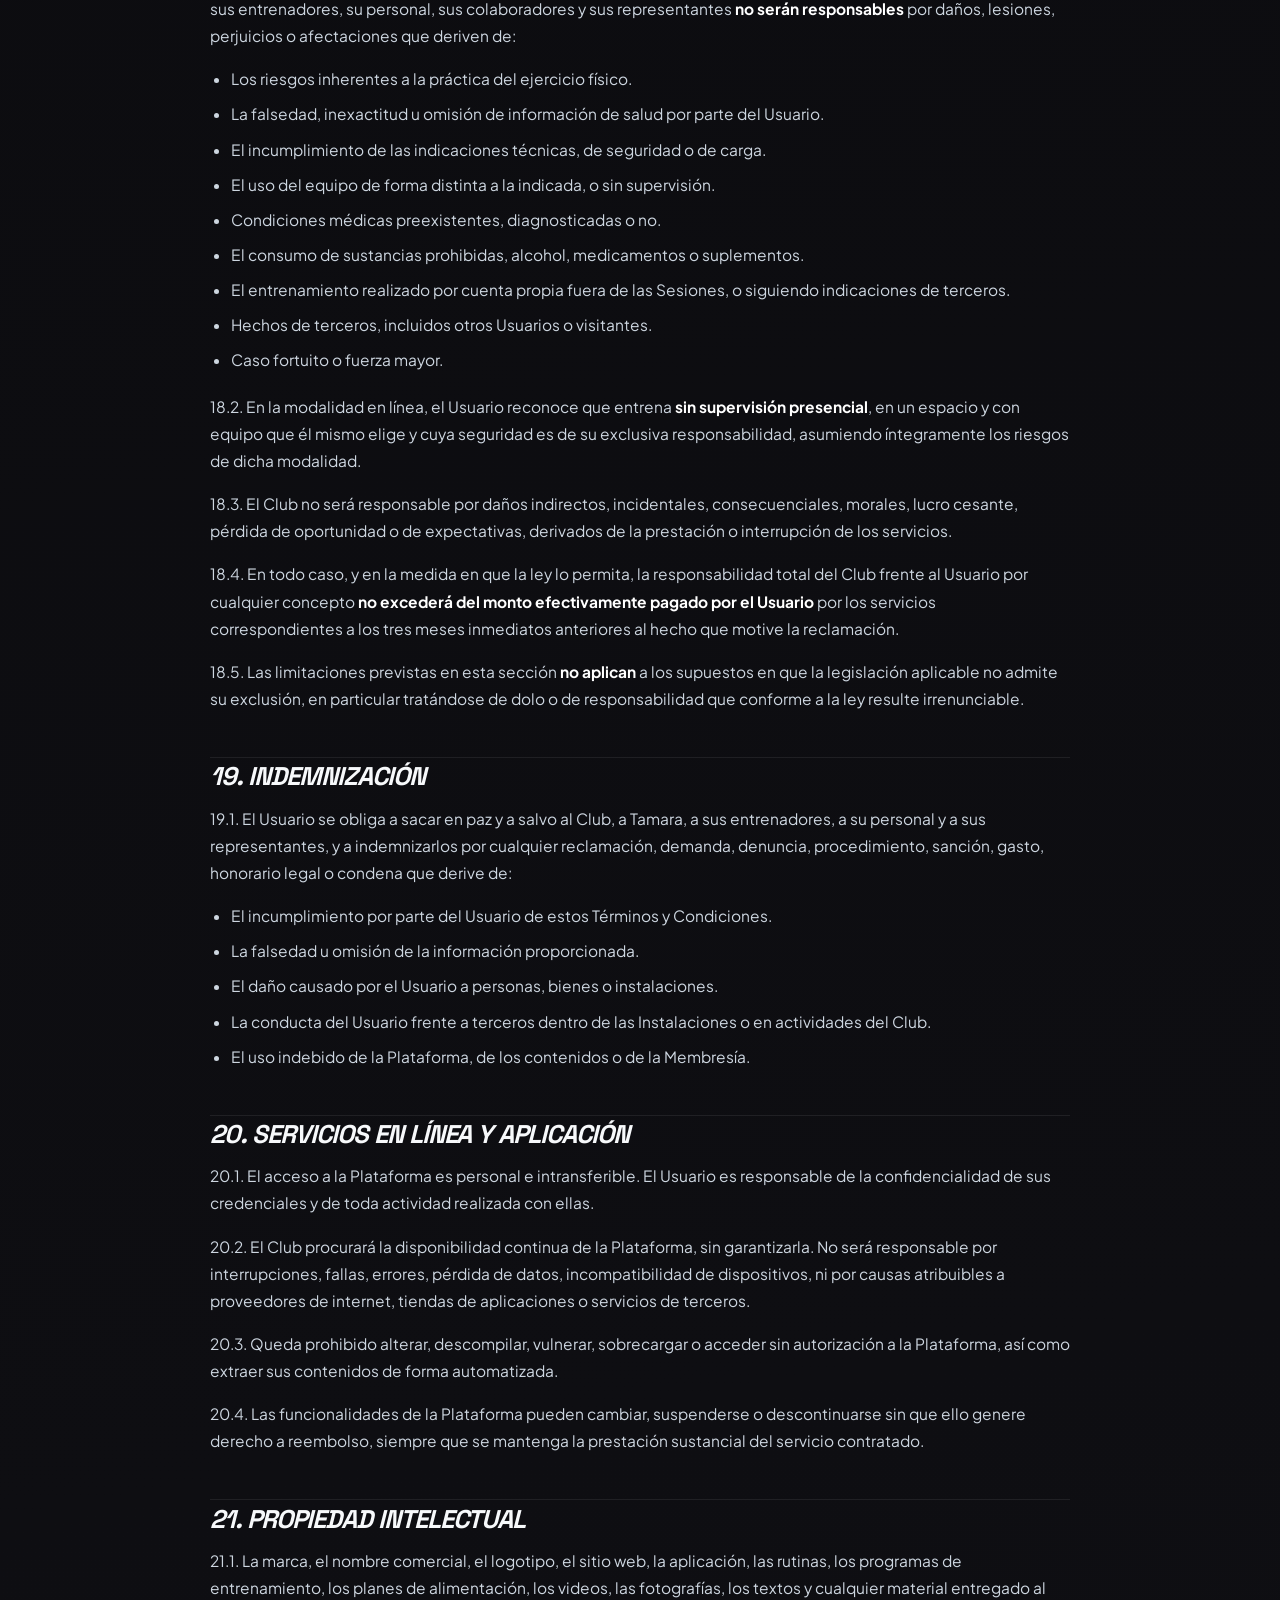
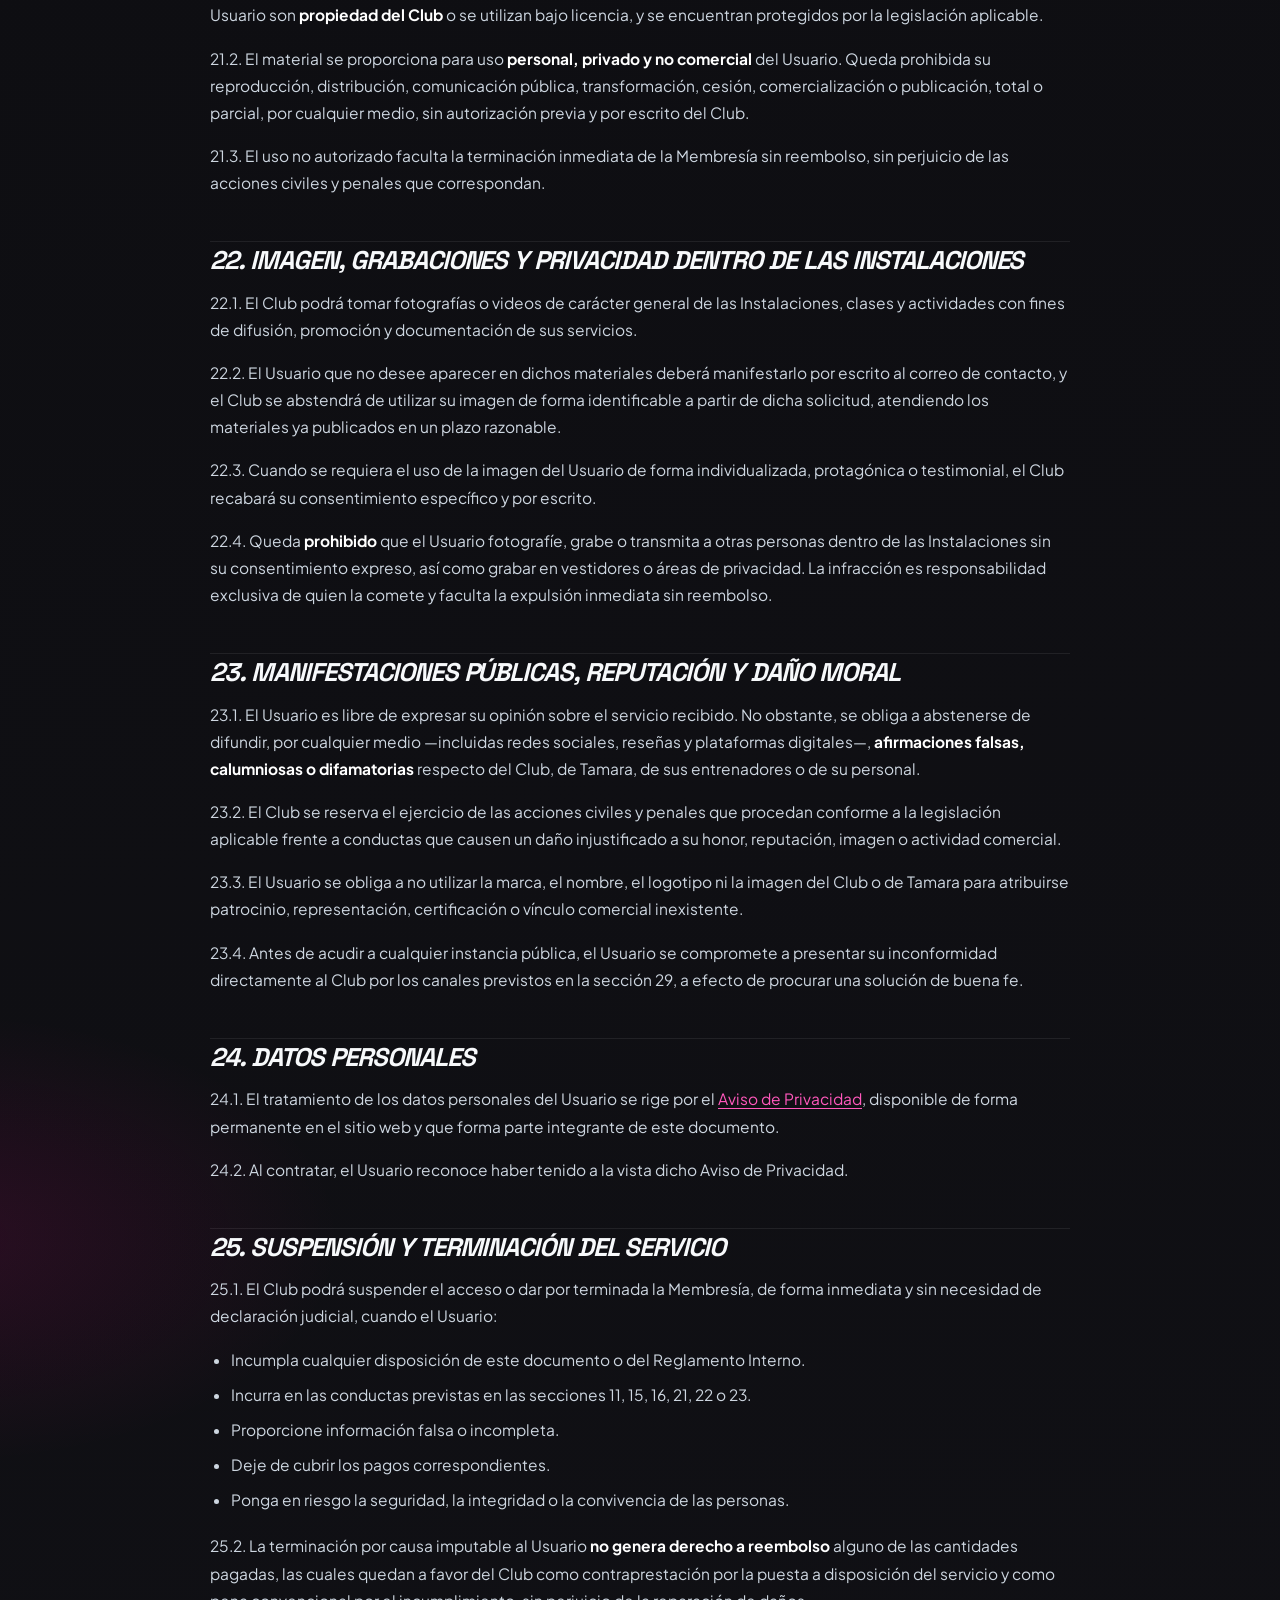
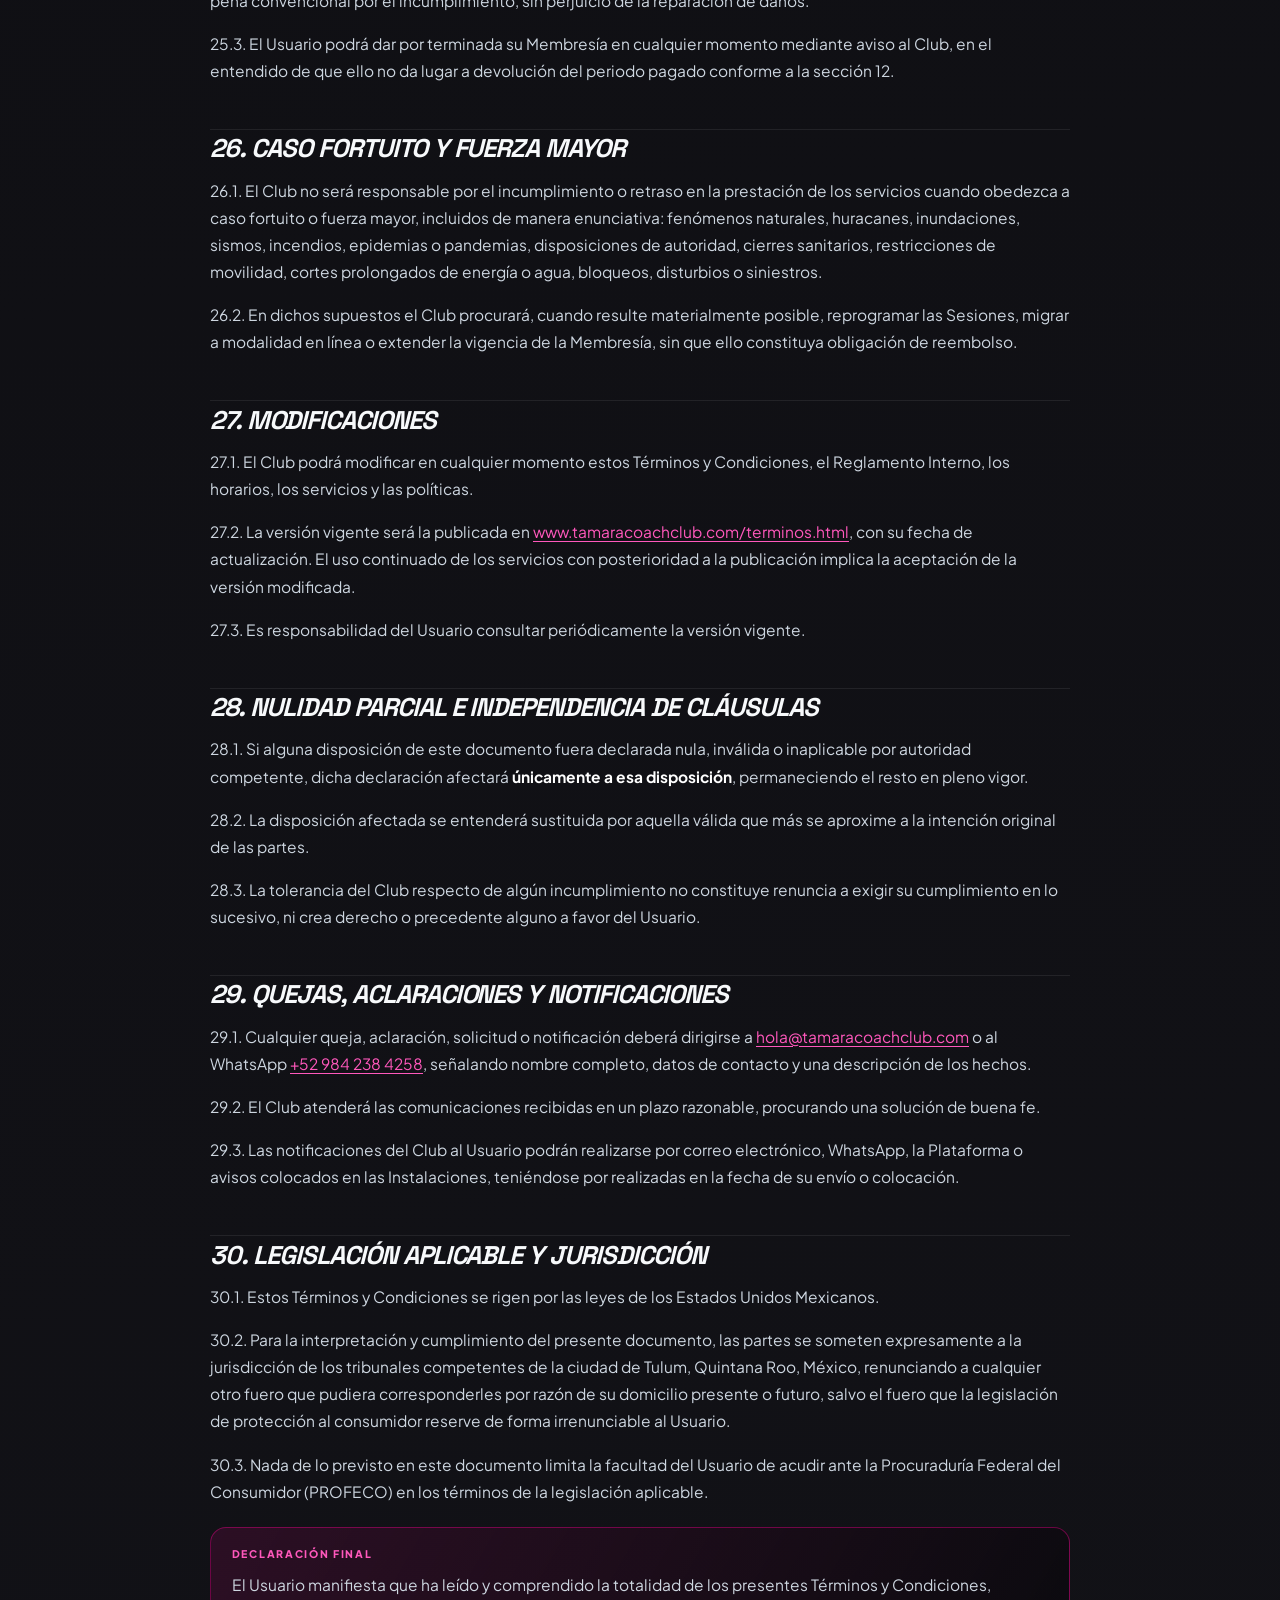
<file: terminos.html>
<!doctype html>
<html lang="es">

<head>
  <meta charset="UTF-8" />
  <meta name="viewport" content="width=device-width, initial-scale=1.0" />
  <title>Términos y Condiciones | Tamara's Coaching &amp; Fitness Club</title>
  <meta name="description"
    content="Términos y Condiciones, Reglamento Interno y Políticas de Tamara's Coaching & Fitness Club en Tulum: admisión, salud y aptitud física, asunción de riesgo, política de pagos sin reembolso, conducta, sustancias prohibidas y responsabilidad." />
  <link rel="canonical" href="https://www.tamaracoachclub.com/terminos.html" />
  <meta name="robots" content="index, follow" />
  <meta name="theme-color" content="#050506" />
  <link rel="icon" href="favicon.svg" type="image/svg+xml" />
  <link rel="icon" href="favicon-32.png" sizes="32x32" type="image/png" />
  <link rel="icon" href="favicon-16.png" sizes="16x16" type="image/png" />
  <link rel="alternate icon" href="favicon.ico" sizes="16x16 32x32 48x48" />
  <link rel="apple-touch-icon" sizes="180x180" href="apple-touch-icon.png" />
  <link rel="preconnect" href="https://fonts.googleapis.com" />
  <link rel="preconnect" href="https://fonts.gstatic.com" crossorigin />
  <link rel="preload" as="style"
    href="https://fonts.googleapis.com/css2?family=Plus+Jakarta+Sans:wght@400;600;700;800&family=Space+Grotesk:wght@500;700;800&display=swap" />
  <link rel="stylesheet" media="print" onload="this.media='all';this.onload=null;"
    href="https://fonts.googleapis.com/css2?family=Plus+Jakarta+Sans:wght@400;600;700;800&family=Space+Grotesk:wght@500;700;800&display=swap" />
  <noscript>
    <link rel="stylesheet"
      href="https://fonts.googleapis.com/css2?family=Plus+Jakarta+Sans:wght@400;600;700;800&family=Space+Grotesk:wght@500;700;800&display=swap" />
  </noscript>
  <link rel="stylesheet" href="styles.css" />
</head>

<body>
  <a class="skip-link" href="#contenido">Saltar al contenido</a>
  <div class="bg-glow bg-glow-a"></div>
  <div class="bg-glow bg-glow-b"></div>

  <header class="legal-header">
    <a class="brand" href="/" aria-label="Tamara's Coaching &amp; Fitness Club">
      <img class="brand-logo" src="logo.png" alt="Tamara's Coaching &amp; Fitness Club" decoding="async" />
    </a>
    <a class="legal-back" href="/">&larr; Volver al sitio</a>
  </header>

  <main class="legal" id="contenido">
    <div class="legal-hero">
      <p class="eyebrow">Legal</p>
      <h1>Términos y Condiciones, Reglamento Interno y Políticas</h1>
      <p class="legal-meta">Tamara's Coaching &amp; Fitness Club · Tulum, Quintana Roo, México<br />
        Documento creado en septiembre de 2025</p>
    </div>

    <div class="legal-key">
      <span class="legal-key-label">Aviso de aceptación</span>
      <p><strong>Lea este documento completo antes de contratar.</strong> La adquisición de cualquier membresía, plan,
        sesión o servicio ofrecido por Tamara's Coaching &amp; Fitness Club, así como el ingreso a las instalaciones o
        el uso de la aplicación, implica la <strong>aceptación plena, expresa y sin reservas</strong> de la totalidad de
        los presentes Términos y Condiciones, del Reglamento Interno y de las Políticas aquí contenidas, por parte del
        Usuario y de quienes lo acompañen.</p>
    </div>

    <nav class="legal-toc" aria-label="Índice del documento">
      <h2>Índice</h2>
      <ol>
        <li><a href="#s1">Identificación del prestador</a></li>
        <li><a href="#s2">Definiciones</a></li>
        <li><a href="#s3">Objeto y alcance</a></li>
        <li><a href="#s4">Aceptación de los términos</a></li>
        <li><a href="#s5">Requisitos de admisión</a></li>
        <li><a href="#s6">Menores de edad</a></li>
        <li><a href="#s7">Estado de salud y aptitud física</a></li>
        <li><a href="#s8">Asunción voluntaria de riesgo</a></li>
        <li><a href="#s9">Naturaleza de los servicios</a></li>
        <li><a href="#s10">Nutrición y suplementación</a></li>
        <li><a href="#s11">Sustancias prohibidas y conducta deportiva</a></li>
        <li><a href="#s12">Política de pagos y no reembolso</a></li>
        <li><a href="#s13">Vigencia, renovación y suspensión</a></li>
        <li><a href="#s14">Reservas, asistencia e inasistencia</a></li>
        <li><a href="#s15">Uso de instalaciones y equipo</a></li>
        <li><a href="#s16">Normas de conducta</a></li>
        <li><a href="#s17">Objetos personales y pertenencias</a></li>
        <li><a href="#s18">Limitación de responsabilidad</a></li>
        <li><a href="#s19">Indemnización</a></li>
        <li><a href="#s20">Servicios online y aplicación</a></li>
        <li><a href="#s21">Propiedad intelectual</a></li>
        <li><a href="#s22">Imagen, grabaciones y privacidad</a></li>
        <li><a href="#s23">Manifestaciones públicas y daño moral</a></li>
        <li><a href="#s24">Datos personales</a></li>
        <li><a href="#s25">Suspensión y terminación</a></li>
        <li><a href="#s26">Caso fortuito y fuerza mayor</a></li>
        <li><a href="#s27">Modificaciones</a></li>
        <li><a href="#s28">Nulidad parcial e independencia</a></li>
        <li><a href="#s29">Quejas, aclaraciones y notificaciones</a></li>
        <li><a href="#s30">Legislación aplicable y jurisdicción</a></li>
      </ol>
    </nav>

    <!-- ================================================================== -->
    <h2 id="s1">1. Identificación del prestador</h2>
    <p>1.1. El presente documento regula la relación entre <strong>Tamara's Coaching &amp; Fitness Club</strong> (en
      adelante, "el Club", "nosotros" o "el Prestador"), con domicilio y operaciones en Tulum, Quintana Roo, México, y
      toda persona física que contrate, utilice o acceda a sus servicios e instalaciones (en adelante, "el Usuario",
      "el Alumno" o "el Miembro").</p>
    <div class="legal-contact-box">
      <p style="margin:0">
        <strong>Tamara's Coaching &amp; Fitness Club</strong><br />
        Tulum, Quintana Roo, México<br />
        Correo electrónico: <a href="mailto:hola@tamaracoachclub.com">hola@tamaracoachclub.com</a><br />
        WhatsApp: <a href="https://wa.me/5219842384258">+52 984 238 4258</a><br />
        Sitio web: <a href="https://www.tamaracoachclub.com/">www.tamaracoachclub.com</a>
      </p>
    </div>

    <!-- ================================================================== -->
    <h2 id="s2">2. Definiciones</h2>
    <p>2.1. Para efectos de este documento se entenderá por:</p>
    <ul>
      <li><strong>Club:</strong> Tamara's Coaching &amp; Fitness Club, sus instalaciones, su personal, sus
        entrenadores, sus representantes, sus colaboradores y su titular.</li>
      <li><strong>Coach:</strong> la persona que imparte, diseña o supervisa el entrenamiento, incluida Tamara en su
        carácter de entrenadora personal y responsable técnica.</li>
      <li><strong>Membresía o Plan:</strong> el paquete de servicios contratado por el Usuario, con la periodicidad,
        frecuencia, duración y condiciones vigentes al momento de la contratación.</li>
      <li><strong>Sesión:</strong> cada unidad de entrenamiento incluida en la Membresía o contratada de forma
        individual.</li>
      <li><strong>Instalaciones:</strong> el inmueble, áreas comunes, equipo, aparatos, material deportivo y cualquier
        espacio destinado a la prestación de los servicios.</li>
      <li><strong>Plataforma:</strong> el sitio web, la aplicación móvil y la aplicación web del Club, incluidos sus
        módulos de reservas, rutinas y seguimiento.</li>
    </ul>

    <!-- ================================================================== -->
    <h2 id="s3">3. Objeto y alcance</h2>
    <p>3.1. El Club presta servicios de acondicionamiento físico, entrenamiento de fuerza, coaching deportivo,
      orientación en hábitos y seguimiento de progreso, en modalidad presencial y en línea.</p>
    <p>3.2. Estos Términos y Condiciones aplican a la totalidad de los servicios, con independencia del plan
      contratado, del canal por el que se haya contratado y de la modalidad de pago utilizada.</p>
    <p>3.3. El Club se reserva el derecho de admisión y permanencia, el cual se ejercerá conforme a criterios objetivos
      de seguridad, convivencia, capacidad, cumplimiento de este documento y respeto a los demás Usuarios, sin que ello
      constituya discriminación por origen étnico o nacional, género, edad, discapacidad, condición social, salud,
      religión, opiniones, preferencias sexuales o estado civil.</p>

    <!-- ================================================================== -->
    <h2 id="s4">4. Aceptación de los términos</h2>
    <p>4.1. El Usuario manifiesta que, previo a contratar, ha leído íntegramente el presente documento, ha comprendido
      su contenido y ha tenido oportunidad de formular preguntas y de solicitar aclaraciones.</p>
    <p>4.2. Se considera <strong>aceptación expresa e irrevocable</strong> de estos Términos y Condiciones cualquiera
      de los siguientes actos:</p>
    <ul>
      <li>La adquisición, contratación, renovación o pago —total o parcial— de cualquier Membresía, Plan o Sesión.</li>
      <li>El ingreso a las Instalaciones, aun cuando sea en calidad de visitante, invitado o acompañante.</li>
      <li>La participación en cualquier Sesión, clase, evaluación o actividad organizada por el Club.</li>
      <li>El registro, acceso o uso de la Plataforma.</li>
      <li>La firma de cualquier formato físico o digital de inscripción, asistencia o consentimiento.</li>
    </ul>
    <p>4.3. La ausencia de firma autógrafa no exime al Usuario del cumplimiento de este documento, al haberse puesto a
      su disposición de forma previa, pública, permanente y gratuita en
      <a href="https://www.tamaracoachclub.com/terminos.html">www.tamaracoachclub.com/terminos.html</a>.</p>
    <p>4.4. Quien contrate una Membresía en beneficio de un tercero se obliga a hacer de su conocimiento el contenido
      íntegro de este documento y responde solidariamente por su cumplimiento.</p>

    <!-- ================================================================== -->
    <h2 id="s5">5. Requisitos de admisión</h2>
    <p>5.1. Para contratar y hacer uso de los servicios, el Usuario debe:</p>
    <ul>
      <li>Ser mayor de edad o, en su defecto, cumplir lo previsto en la sección 6.</li>
      <li>Proporcionar información veraz, completa y actualizada de identificación y contacto.</li>
      <li>Encontrarse al corriente en sus pagos.</li>
      <li>Cumplir con lo dispuesto en las secciones 7 y 8 sobre salud y aptitud física.</li>
      <li>Observar el Reglamento Interno y las indicaciones del personal del Club.</li>
    </ul>
    <p>5.2. La Membresía es <strong>personal e intransferible</strong>. No puede cederse, prestarse, venderse,
      compartirse ni utilizarse por persona distinta al titular. El uso indebido faculta al Club a cancelarla de
      inmediato, sin reembolso y sin responsabilidad alguna.</p>
    <p>5.3. El Usuario es responsable de la veracidad de los datos que proporciona. La falsedad, omisión o alteración
      de información —particularmente en materia de salud— libera al Club de toda responsabilidad derivada de dicha
      falsedad y faculta la terminación inmediata del servicio sin reembolso.</p>

    <!-- ================================================================== -->
    <h2 id="s6">6. Menores de edad</h2>
    <p>6.1. Los menores de edad únicamente podrán acceder a los servicios con la autorización expresa y por escrito de
      quien ejerza la patria potestad, tutela o custodia legal, quien deberá acreditar tal carácter.</p>
    <p>6.2. Dicha autorización implica que el padre, madre o tutor:</p>
    <ul>
      <li>Acepta la totalidad de estos Términos y Condiciones en nombre del menor.</li>
      <li>Manifiesta que el menor se encuentra apto para realizar actividad física.</li>
      <li>Asume la responsabilidad prevista en las secciones 7, 8, 18 y 19 respecto del menor.</li>
      <li>Se obliga a supervisar o designar supervisión conforme a las políticas del Club.</li>
    </ul>
    <p>6.3. El Club no asume funciones de guarda, custodia ni cuidado de menores fuera del horario y del espacio
      estrictamente correspondiente a la Sesión contratada.</p>

    <!-- ================================================================== -->
    <h2 id="s7">7. Estado de salud y aptitud física</h2>
    <p>7.1. El Usuario <strong>declara bajo protesta de decir verdad</strong> que se encuentra en condiciones físicas y
      de salud adecuadas para realizar actividad física de esfuerzo, y que no padece impedimento médico alguno para
      ello.</p>
    <p>7.2. El Usuario se obliga a informar al Club, de forma previa al inicio y de manera oportuna durante toda la
      relación, sobre cualquier condición relevante, incluyendo de manera enunciativa mas no limitativa:</p>
    <ul>
      <li>Enfermedades cardiovasculares, hipertensión, arritmias o antecedentes de infarto.</li>
      <li>Enfermedades respiratorias, metabólicas, neurológicas, renales o hepáticas.</li>
      <li>Diabetes, epilepsia, trastornos de coagulación o inmunosupresión.</li>
      <li>Lesiones previas o activas, cirugías, hernias, prótesis o material de osteosíntesis.</li>
      <li>Trastornos alimentarios, condiciones psiquiátricas o psicológicas relevantes.</li>
      <li>Embarazo, puerperio o lactancia.</li>
      <li>Consumo de medicamentos, tratamientos médicos en curso o sustancias que alteren el rendimiento, la percepción
        o los signos vitales.</li>
      <li>Cualquier recomendación o restricción médica vigente.</li>
    </ul>
    <p>7.3. El Club <strong>recomienda enfáticamente</strong> que, previo al inicio de cualquier programa, el Usuario se
      practique una valoración médica y obtenga certificado de aptitud física. El Club podrá requerirlo como condición
      de acceso cuando lo estime necesario.</p>
    <p>7.4. El Club, sus entrenadores y su personal <strong>no prestan servicios médicos</strong>, no diagnostican, no
      tratan enfermedades ni sustituyen la opinión de un profesional de la salud. Ninguna indicación técnica,
      recomendación de ejercicio o comentario del Coach debe interpretarse como consejo médico.</p>
    <p>7.5. El Usuario se obliga a suspender de inmediato la actividad y a comunicarlo al personal ante cualquier
      malestar, dolor, mareo, dificultad respiratoria o síntoma anormal. La omisión de este deber es responsabilidad
      exclusiva del Usuario.</p>
    <p>7.6. El Usuario autoriza al Club a solicitar auxilio médico o traslado de emergencia en su nombre cuando las
      circunstancias lo requieran, siendo los gastos que se generen por cuenta exclusiva del Usuario o de quien
      legalmente corresponda.</p>

    <!-- ================================================================== -->
    <h2 id="s8">8. Asunción voluntaria de riesgo</h2>
    <div class="legal-key">
      <span class="legal-key-label">Cláusula esencial</span>
      <p>8.1. El Usuario <strong>reconoce y acepta expresamente que la actividad física y el entrenamiento de fuerza
          conllevan riesgos inherentes que no pueden eliminarse por completo</strong>, incluidos de manera enunciativa
        mas no limitativa: lesiones musculares, articulares, tendinosas y óseas; esguinces, desgarros, luxaciones y
        fracturas; caídas y golpes; sobrecarga o fatiga; deshidratación; eventos cardiovasculares; agravamiento de
        condiciones preexistentes; y, en casos extremos, incapacidad o muerte.</p>
      <p>8.2. El Usuario participa de manera <strong>libre, voluntaria e informada</strong>, y asume dichos riesgos
        inherentes.</p>
    </div>
    <p>8.3. La asunción de riesgo comprende tanto las Sesiones supervisadas como el uso autónomo del equipo, el
      calentamiento, el enfriamiento, los desplazamientos dentro de las Instalaciones y las actividades en exteriores
      que en su caso organice el Club.</p>
    <p>8.4. El Usuario acepta que la ejecución incorrecta de ejercicios, el uso de cargas superiores a las indicadas,
      el incumplimiento de las instrucciones del Coach o el entrenamiento sin supervisión incrementan
      significativamente el riesgo, y que las consecuencias de tales conductas le son imputables.</p>

    <!-- ================================================================== -->
    <h2 id="s9">9. Naturaleza de los servicios y ausencia de garantía de resultados</h2>
    <p>9.1. Los servicios del Club constituyen una <strong>obligación de medios y no de resultados</strong>. El Club se
      obliga a diseñar, impartir y supervisar el entrenamiento con diligencia profesional, mas no garantiza la
      obtención de un resultado físico, estético, competitivo o de salud determinado.</p>
    <p>9.2. Los resultados dependen de factores ajenos al control del Club, entre ellos la genética, la adherencia del
      Usuario, su descanso, su alimentación, su estado de salud, su nivel de estrés, su constancia y el cumplimiento de
      las indicaciones recibidas.</p>
    <p>9.3. Cualquier testimonio, fotografía, cifra o caso de éxito difundido por el Club es de carácter ilustrativo y
      no constituye promesa, oferta ni garantía de resultados equivalentes.</p>
    <p>9.4. La no obtención de un resultado esperado por el Usuario <strong>no genera derecho a reembolso,
        bonificación, compensación, descuento ni indemnización</strong> de ninguna naturaleza.</p>

    <!-- ================================================================== -->
    <h2 id="s10">10. Nutrición, suplementación y recomendaciones alimentarias</h2>
    <p>10.1. Los planes de alimentación, guías nutricionales y orientaciones sobre suplementación que en su caso
      incluya la Membresía tienen <strong>carácter orientativo y educativo</strong>, y se elaboran a partir de la
      información que el propio Usuario proporciona.</p>
    <p>10.2. Dichos materiales <strong>no constituyen prescripción médica ni tratamiento nutricional clínico</strong>,
      y no sustituyen la valoración de un médico o de un nutriólogo con cédula profesional.</p>
    <p>10.3. El Usuario es el único responsable de verificar, antes de consumir cualquier alimento o suplemento, la
      ausencia de alergias, intolerancias, interacciones medicamentosas o contraindicaciones aplicables a su caso.</p>
    <p>10.4. El Club no fabrica, no distribuye ni garantiza suplementos de terceros. Cualquier adquisición de productos
      de terceros se realiza por cuenta y riesgo del Usuario, y las reclamaciones correspondientes deben dirigirse al
      fabricante o distribuidor.</p>
    <p>10.5. El Club queda liberado de responsabilidad por reacciones adversas derivadas del consumo de alimentos o
      suplementos, del incumplimiento de las indicaciones o de la omisión de informar condiciones de salud relevantes.</p>

    <!-- ================================================================== -->
    <h2 id="s11">11. Sustancias prohibidas y conducta deportiva</h2>
    <div class="legal-key">
      <span class="legal-key-label">Tolerancia cero</span>
      <p>11.1. Queda <strong>estrictamente prohibido</strong> dentro de las Instalaciones, o en relación con los
        servicios del Club, el uso, posesión, consumo, promoción, suministro, intercambio o venta de sustancias
        dopantes, esteroides anabólicos, hormonas de uso no autorizado, estimulantes de uso prohibido, medicamentos
        controlados sin prescripción, drogas ilícitas o bebidas alcohólicas.</p>
    </div>
    <p>11.2. El Club <strong>no prescribe, no suministra, no recomienda ni facilita</strong> sustancia alguna de las
      referidas en el punto anterior. Cualquier consumo de este tipo es una decisión estrictamente personal del
      Usuario, adoptada fuera del ámbito del servicio contratado y en contra de las políticas del Club.</p>
    <p>11.3. El Usuario que incurra en dichas conductas asume <strong>de manera exclusiva y absoluta</strong> las
      consecuencias sanitarias, físicas, psicológicas, deportivas, administrativas, civiles y penales que se deriven, y
      libera al Club, a Tamara, a sus entrenadores y a su personal de toda responsabilidad presente o futura al
      respecto.</p>
    <p>11.4. Se prohíbe igualmente:</p>
    <ul>
      <li>Entrenar bajo el influjo de alcohol, drogas o cualquier sustancia que altere la coordinación, la percepción o
        el juicio.</li>
      <li>Manipular o alterar cargas, aparatos o dispositivos de seguridad.</li>
      <li>Realizar ejercicios, técnicas o cargas distintas a las indicadas por el Coach, o exceder deliberadamente los
        parámetros asignados.</li>
      <li>Impartir entrenamiento, asesoría o servicios remunerados a terceros dentro de las Instalaciones sin
        autorización escrita del Club.</li>
      <li>Reproducir, comercializar o difundir las rutinas, programas o materiales del Club.</li>
    </ul>
    <p>11.5. La infracción a esta sección faculta al Club a <strong>dar por terminada la Membresía de forma inmediata,
        sin necesidad de declaración judicial, sin reembolso de cantidad alguna</strong> y sin perjuicio de las
      acciones legales que correspondan y de la reparación de los daños causados.</p>

    <!-- ================================================================== -->
    <h2 id="s12">12. Política de pagos y no reembolso</h2>
    <div class="legal-key">
      <span class="legal-key-label">Política de no reembolso</span>
      <p>12.1. Todas las Membresías, Planes y Sesiones se pagan <strong>por anticipado</strong> y son
        <strong>NO REEMBOLSABLES, NO ACUMULABLES, NO TRANSFERIBLES Y NO CANJEABLES</strong> por dinero, crédito u otros
        servicios, salvo los casos que la legislación aplicable expresamente imponga.</p>
    </div>
    <p>12.2. De manera enunciativa mas no limitativa, <strong>no procede reembolso, devolución, bonificación,
        prórroga ni compensación</strong> en los siguientes supuestos:</p>
    <ul>
      <li>Inasistencia, abandono, desistimiento o pérdida de interés del Usuario.</li>
      <li>Falta de tiempo, cambio de domicilio, cambio de horario laboral, viaje o motivos personales.</li>
      <li>Sesiones no utilizadas, vencidas o canceladas fuera de los plazos previstos en la sección 14.</li>
      <li>Insatisfacción con los resultados obtenidos, conforme a la sección 9.</li>
      <li>Lesión, enfermedad o incapacidad derivada de causas ajenas a la conducta del Club.</li>
      <li>Suspensión o terminación de la Membresía por incumplimiento del Usuario, conforme a las secciones 11, 16 y
        25.</li>
      <li>Consumo de sustancias prohibidas o realización de prácticas contrarias a la ética deportiva.</li>
      <li>Ejecución de ejercicios, cargas o técnicas distintas a las indicadas, o entrenamiento sin supervisión.</li>
      <li>Expulsión por conducta violenta, agresiva, discriminatoria o de acoso.</li>
    </ul>
    <p>12.3. Los precios vigentes son los publicados por el Club al momento de la contratación. El Club podrá
      modificarlos en cualquier momento; las modificaciones no afectarán el periodo ya pagado y surtirán efectos a
      partir de la siguiente renovación.</p>
    <p>12.4. Los pagos parciales o incompletos no generan derecho de acceso. La falta de pago en la fecha convenida
      suspende automáticamente el acceso, sin necesidad de aviso previo, hasta su regularización.</p>
    <p>12.5. Las promociones, descuentos y cortesías son temporales, no acumulables entre sí, no generan derechos
      adquiridos y pueden ser modificadas o retiradas sin responsabilidad para el Club.</p>
    <p>12.6. Cuando el pago se realice a través de plataformas o procesadores de terceros, las comisiones, cargos,
      tipos de cambio y tiempos de acreditación se rigen por los términos de dichos terceros, sin responsabilidad para
      el Club.</p>
    <p>12.7. El Usuario se obliga a no iniciar contracargos, disputas o reversiones de pago improcedentes. En caso de
      hacerlo respecto de servicios efectivamente puestos a su disposición, el Club podrá cancelar la Membresía sin
      reembolso y reclamar los gastos, comisiones y daños generados.</p>
    <div class="legal-key">
      <span class="legal-key-label">Derechos irrenunciables</span>
      <p>12.8. Lo previsto en esta sección se aplicará sin perjuicio de los derechos que la Ley Federal de Protección al
        Consumidor y demás legislación de orden público reconozcan al Usuario de manera irrenunciable. Ninguna
        disposición de este documento debe interpretarse como una renuncia a dichos derechos.</p>
    </div>

    <!-- ================================================================== -->
    <h2 id="s13">13. Vigencia, renovación y suspensión de la membresía</h2>
    <p>13.1. Cada Membresía tiene la vigencia contratada, la cual corre de forma continua e ininterrumpida desde su
      fecha de inicio, con independencia del número de Sesiones efectivamente utilizadas.</p>
    <p>13.2. Las Sesiones no utilizadas dentro del periodo de vigencia <strong>se pierden y no se acumulan</strong>
      para periodos posteriores.</p>
    <p>13.3. La renovación no es automática salvo pacto expreso. Corresponde al Usuario realizar el pago
      correspondiente para continuar con el servicio.</p>
    <p>13.4. Las suspensiones o congelamientos de Membresía son una <strong>concesión discrecional</strong> del Club,
      no un derecho del Usuario. De autorizarse, se sujetarán a las condiciones, plazos y requisitos que el Club
      determine por escrito en cada caso.</p>
    <p>13.5. El Club podrá modificar horarios, cupos, entrenadores asignados, calendario y organización de las
      Sesiones por razones operativas, de mantenimiento, de seguridad o de fuerza mayor, procurando avisar con la
      anticipación razonablemente posible. Dichas modificaciones no generan derecho a reembolso.</p>

    <!-- ================================================================== -->
    <h2 id="s14">14. Reservas, asistencia e inasistencia</h2>
    <p>14.1. El acceso a las Sesiones puede estar sujeto a reserva previa a través de la Plataforma o del canal que el
      Club indique, y al cupo disponible.</p>
    <p>14.2. La cancelación de una reserva deberá realizarse con la anticipación que el Club señale. Las cancelaciones
      tardías y las inasistencias sin aviso <strong>consumen la Sesión</strong> y no son recuperables ni
      reembolsables.</p>
    <p>14.3. La tolerancia de llegada será la que el Club establezca. Transcurrida ésta, el Club podrá negar el acceso
      a la Sesión por razones de seguridad —en particular por ausencia de calentamiento— sin que ello genere derecho a
      reposición o reembolso.</p>
    <p>14.4. Las Sesiones se imparten dentro del horario de operación del Club. El Usuario reconoce que no tiene
      derecho a acceso fuera de dicho horario.</p>

    <!-- ================================================================== -->
    <h2 id="s15">15. Uso de instalaciones y equipo</h2>
    <p>15.1. El Usuario se obliga a utilizar las Instalaciones y el equipo conforme a su destino, a las instrucciones
      del personal, a la señalización y a las reglas de seguridad.</p>
    <p>15.2. Antes de usar cualquier aparato, el Usuario debe verificar su estado aparente y abstenerse de utilizarlo
      si presenta alguna anomalía, informándolo de inmediato al personal.</p>
    <p>15.3. El Usuario responderá por los <strong>daños que cause</strong>, de forma dolosa o negligente, a las
      Instalaciones, al equipo, al personal o a terceros, obligándose a cubrir el costo de reparación o reposición.</p>
    <p>15.4. Es obligatorio el uso de ropa y calzado deportivo adecuado, así como el uso de toalla y la limpieza y
      devolución del equipo a su lugar tras su uso.</p>
    <p>15.5. Queda prohibido el acceso a áreas restringidas, el ingreso de personas no registradas, el ingreso de
      animales —salvo animales de asistencia conforme a la ley—, de alimentos en áreas de entrenamiento, de armas y de
      cualquier objeto peligroso.</p>
    <p>15.6. El Club podrá cerrar temporalmente total o parcialmente las Instalaciones por mantenimiento, obra,
      contingencia sanitaria, siniestro o causa de fuerza mayor, procurando reponer o ajustar la programación cuando
      resulte materialmente posible.</p>

    <!-- ================================================================== -->
    <h2 id="s16">16. Normas de conducta</h2>
    <p>16.1. El Usuario se obliga a conducirse con respeto hacia el personal, los entrenadores, los demás Usuarios y
      los visitantes.</p>
    <p>16.2. Quedan estrictamente prohibidas las siguientes conductas, cuya comisión faculta la expulsión inmediata sin
      reembolso:</p>
    <ul>
      <li>Agresión física o verbal, amenazas, intimidación o riñas.</li>
      <li>Acoso, hostigamiento sexual, insinuaciones no deseadas o contacto físico no consentido.</li>
      <li>Discriminación por cualquier motivo.</li>
      <li>Actos de vandalismo, robo, apropiación o daño intencional.</li>
      <li>Uso de lenguaje ofensivo, difamatorio o que altere el orden.</li>
      <li>Conducta que ponga en riesgo la integridad propia o ajena.</li>
      <li>Incumplimiento reiterado de las indicaciones del personal.</li>
    </ul>
    <p>16.3. El Club se reserva el derecho de dar aviso a las autoridades competentes cuando los hechos puedan
      constituir un delito, y de aportar la información y evidencia con que cuente.</p>

    <!-- ================================================================== -->
    <h2 id="s17">17. Objetos personales y pertenencias</h2>
    <p>17.1. El Usuario ingresa y permanece en las Instalaciones con sus objetos personales <strong>bajo su exclusiva
        custodia y riesgo</strong>.</p>
    <p>17.2. El Club <strong>no es depositario</strong> de bienes y <strong>no se hace responsable</strong> por
      pérdida, robo, extravío, olvido o daño de objetos personales, incluidos dinero, teléfonos, computadoras, joyas,
      llaves, documentos, vehículos, bicicletas o motocicletas, ya sea dentro de las Instalaciones, en casilleros o en
      áreas de estacionamiento o acceso.</p>
    <p>17.3. Los casilleros, en su caso, son de uso temporal por el tiempo que dure la Sesión. El Club podrá abrir y
      vaciar los que permanezcan ocupados fuera de dicho periodo, disponiendo de los objetos olvidados conforme a sus
      políticas internas.</p>

    <!-- ================================================================== -->
    <h2 id="s18">18. Limitación de responsabilidad</h2>
    <p>18.1. Habiendo el Usuario asumido voluntariamente los riesgos inherentes conforme a la sección 8, el Club,
      Tamara, sus entrenadores, su personal, sus colaboradores y sus representantes <strong>no serán responsables</strong>
      por daños, lesiones, perjuicios o afectaciones que deriven de:</p>
    <ul>
      <li>Los riesgos inherentes a la práctica del ejercicio físico.</li>
      <li>La falsedad, inexactitud u omisión de información de salud por parte del Usuario.</li>
      <li>El incumplimiento de las indicaciones técnicas, de seguridad o de carga.</li>
      <li>El uso del equipo de forma distinta a la indicada, o sin supervisión.</li>
      <li>Condiciones médicas preexistentes, diagnosticadas o no.</li>
      <li>El consumo de sustancias prohibidas, alcohol, medicamentos o suplementos.</li>
      <li>El entrenamiento realizado por cuenta propia fuera de las Sesiones, o siguiendo indicaciones de terceros.</li>
      <li>Hechos de terceros, incluidos otros Usuarios o visitantes.</li>
      <li>Caso fortuito o fuerza mayor.</li>
    </ul>
    <p>18.2. En la modalidad en línea, el Usuario reconoce que entrena <strong>sin supervisión presencial</strong>, en
      un espacio y con equipo que él mismo elige y cuya seguridad es de su exclusiva responsabilidad, asumiendo
      íntegramente los riesgos de dicha modalidad.</p>
    <p>18.3. El Club no será responsable por daños indirectos, incidentales, consecuenciales, morales, lucro cesante,
      pérdida de oportunidad o de expectativas, derivados de la prestación o interrupción de los servicios.</p>
    <p>18.4. En todo caso, y en la medida en que la ley lo permita, la responsabilidad total del Club frente al Usuario
      por cualquier concepto <strong>no excederá del monto efectivamente pagado por el Usuario</strong> por los
      servicios correspondientes a los tres meses inmediatos anteriores al hecho que motive la reclamación.</p>
    <p>18.5. Las limitaciones previstas en esta sección <strong>no aplican</strong> a los supuestos en que la
      legislación aplicable no admite su exclusión, en particular tratándose de dolo o de responsabilidad que conforme
      a la ley resulte irrenunciable.</p>

    <!-- ================================================================== -->
    <h2 id="s19">19. Indemnización</h2>
    <p>19.1. El Usuario se obliga a sacar en paz y a salvo al Club, a Tamara, a sus entrenadores, a su personal y a sus
      representantes, y a indemnizarlos por cualquier reclamación, demanda, denuncia, procedimiento, sanción, gasto,
      honorario legal o condena que derive de:</p>
    <ul>
      <li>El incumplimiento por parte del Usuario de estos Términos y Condiciones.</li>
      <li>La falsedad u omisión de la información proporcionada.</li>
      <li>El daño causado por el Usuario a personas, bienes o instalaciones.</li>
      <li>La conducta del Usuario frente a terceros dentro de las Instalaciones o en actividades del Club.</li>
      <li>El uso indebido de la Plataforma, de los contenidos o de la Membresía.</li>
    </ul>

    <!-- ================================================================== -->
    <h2 id="s20">20. Servicios en línea y aplicación</h2>
    <p>20.1. El acceso a la Plataforma es personal e intransferible. El Usuario es responsable de la confidencialidad
      de sus credenciales y de toda actividad realizada con ellas.</p>
    <p>20.2. El Club procurará la disponibilidad continua de la Plataforma, sin garantizarla. No será responsable por
      interrupciones, fallas, errores, pérdida de datos, incompatibilidad de dispositivos, ni por causas atribuibles a
      proveedores de internet, tiendas de aplicaciones o servicios de terceros.</p>
    <p>20.3. Queda prohibido alterar, descompilar, vulnerar, sobrecargar o acceder sin autorización a la Plataforma,
      así como extraer sus contenidos de forma automatizada.</p>
    <p>20.4. Las funcionalidades de la Plataforma pueden cambiar, suspenderse o descontinuarse sin que ello genere
      derecho a reembolso, siempre que se mantenga la prestación sustancial del servicio contratado.</p>

    <!-- ================================================================== -->
    <h2 id="s21">21. Propiedad intelectual</h2>
    <p>21.1. La marca, el nombre comercial, el logotipo, el sitio web, la aplicación, las rutinas, los programas de
      entrenamiento, los planes de alimentación, los videos, las fotografías, los textos y cualquier material entregado
      al Usuario son <strong>propiedad del Club</strong> o se utilizan bajo licencia, y se encuentran protegidos por la
      legislación aplicable.</p>
    <p>21.2. El material se proporciona para uso <strong>personal, privado y no comercial</strong> del Usuario. Queda
      prohibida su reproducción, distribución, comunicación pública, transformación, cesión, comercialización o
      publicación, total o parcial, por cualquier medio, sin autorización previa y por escrito del Club.</p>
    <p>21.3. El uso no autorizado faculta la terminación inmediata de la Membresía sin reembolso, sin perjuicio de las
      acciones civiles y penales que correspondan.</p>

    <!-- ================================================================== -->
    <h2 id="s22">22. Imagen, grabaciones y privacidad dentro de las instalaciones</h2>
    <p>22.1. El Club podrá tomar fotografías o videos de carácter general de las Instalaciones, clases y actividades
      con fines de difusión, promoción y documentación de sus servicios.</p>
    <p>22.2. El Usuario que no desee aparecer en dichos materiales deberá manifestarlo por escrito al correo de
      contacto, y el Club se abstendrá de utilizar su imagen de forma identificable a partir de dicha solicitud,
      atendiendo los materiales ya publicados en un plazo razonable.</p>
    <p>22.3. Cuando se requiera el uso de la imagen del Usuario de forma individualizada, protagónica o testimonial, el
      Club recabará su consentimiento específico y por escrito.</p>
    <p>22.4. Queda <strong>prohibido</strong> que el Usuario fotografíe, grabe o transmita a otras personas dentro de
      las Instalaciones sin su consentimiento expreso, así como grabar en vestidores o áreas de privacidad. La
      infracción es responsabilidad exclusiva de quien la comete y faculta la expulsión inmediata sin reembolso.</p>

    <!-- ================================================================== -->
    <h2 id="s23">23. Manifestaciones públicas, reputación y daño moral</h2>
    <p>23.1. El Usuario es libre de expresar su opinión sobre el servicio recibido. No obstante, se obliga a abstenerse
      de difundir, por cualquier medio —incluidas redes sociales, reseñas y plataformas digitales—,
      <strong>afirmaciones falsas, calumniosas o difamatorias</strong> respecto del Club, de Tamara, de sus entrenadores
      o de su personal.</p>
    <p>23.2. El Club se reserva el ejercicio de las acciones civiles y penales que procedan conforme a la legislación
      aplicable frente a conductas que causen un daño injustificado a su honor, reputación, imagen o actividad
      comercial.</p>
    <p>23.3. El Usuario se obliga a no utilizar la marca, el nombre, el logotipo ni la imagen del Club o de Tamara para
      atribuirse patrocinio, representación, certificación o vínculo comercial inexistente.</p>
    <p>23.4. Antes de acudir a cualquier instancia pública, el Usuario se compromete a presentar su inconformidad
      directamente al Club por los canales previstos en la sección 29, a efecto de procurar una solución de buena fe.</p>

    <!-- ================================================================== -->
    <h2 id="s24">24. Datos personales</h2>
    <p>24.1. El tratamiento de los datos personales del Usuario se rige por el
      <a href="/privacidad.html">Aviso de Privacidad</a>, disponible de forma permanente en el sitio web y que forma
      parte integrante de este documento.</p>
    <p>24.2. Al contratar, el Usuario reconoce haber tenido a la vista dicho Aviso de Privacidad.</p>

    <!-- ================================================================== -->
    <h2 id="s25">25. Suspensión y terminación del servicio</h2>
    <p>25.1. El Club podrá suspender el acceso o dar por terminada la Membresía, de forma inmediata y sin necesidad de
      declaración judicial, cuando el Usuario:</p>
    <ul>
      <li>Incumpla cualquier disposición de este documento o del Reglamento Interno.</li>
      <li>Incurra en las conductas previstas en las secciones 11, 15, 16, 21, 22 o 23.</li>
      <li>Proporcione información falsa o incompleta.</li>
      <li>Deje de cubrir los pagos correspondientes.</li>
      <li>Ponga en riesgo la seguridad, la integridad o la convivencia de las personas.</li>
    </ul>
    <p>25.2. La terminación por causa imputable al Usuario <strong>no genera derecho a reembolso</strong> alguno de las
      cantidades pagadas, las cuales quedan a favor del Club como contraprestación por la puesta a disposición del
      servicio y como pena convencional por el incumplimiento, sin perjuicio de la reparación de daños.</p>
    <p>25.3. El Usuario podrá dar por terminada su Membresía en cualquier momento mediante aviso al Club, en el
      entendido de que ello no da lugar a devolución del periodo pagado conforme a la sección 12.</p>

    <!-- ================================================================== -->
    <h2 id="s26">26. Caso fortuito y fuerza mayor</h2>
    <p>26.1. El Club no será responsable por el incumplimiento o retraso en la prestación de los servicios cuando
      obedezca a caso fortuito o fuerza mayor, incluidos de manera enunciativa: fenómenos naturales, huracanes,
      inundaciones, sismos, incendios, epidemias o pandemias, disposiciones de autoridad, cierres sanitarios,
      restricciones de movilidad, cortes prolongados de energía o agua, bloqueos, disturbios o siniestros.</p>
    <p>26.2. En dichos supuestos el Club procurará, cuando resulte materialmente posible, reprogramar las Sesiones,
      migrar a modalidad en línea o extender la vigencia de la Membresía, sin que ello constituya obligación de
      reembolso.</p>

    <!-- ================================================================== -->
    <h2 id="s27">27. Modificaciones</h2>
    <p>27.1. El Club podrá modificar en cualquier momento estos Términos y Condiciones, el Reglamento Interno, los
      horarios, los servicios y las políticas.</p>
    <p>27.2. La versión vigente será la publicada en
      <a href="https://www.tamaracoachclub.com/terminos.html">www.tamaracoachclub.com/terminos.html</a>, con su fecha de
      actualización. El uso continuado de los servicios con posterioridad a la publicación implica la aceptación de la
      versión modificada.</p>
    <p>27.3. Es responsabilidad del Usuario consultar periódicamente la versión vigente.</p>

    <!-- ================================================================== -->
    <h2 id="s28">28. Nulidad parcial e independencia de cláusulas</h2>
    <p>28.1. Si alguna disposición de este documento fuera declarada nula, inválida o inaplicable por autoridad
      competente, dicha declaración afectará <strong>únicamente a esa disposición</strong>, permaneciendo el resto en
      pleno vigor.</p>
    <p>28.2. La disposición afectada se entenderá sustituida por aquella válida que más se aproxime a la intención
      original de las partes.</p>
    <p>28.3. La tolerancia del Club respecto de algún incumplimiento no constituye renuncia a exigir su cumplimiento en
      lo sucesivo, ni crea derecho o precedente alguno a favor del Usuario.</p>

    <!-- ================================================================== -->
    <h2 id="s29">29. Quejas, aclaraciones y notificaciones</h2>
    <p>29.1. Cualquier queja, aclaración, solicitud o notificación deberá dirigirse a
      <a href="mailto:hola@tamaracoachclub.com">hola@tamaracoachclub.com</a> o al WhatsApp
      <a href="https://wa.me/5219842384258">+52 984 238 4258</a>, señalando nombre completo, datos de contacto y una
      descripción de los hechos.</p>
    <p>29.2. El Club atenderá las comunicaciones recibidas en un plazo razonable, procurando una solución de buena fe.</p>
    <p>29.3. Las notificaciones del Club al Usuario podrán realizarse por correo electrónico, WhatsApp, la Plataforma o
      avisos colocados en las Instalaciones, teniéndose por realizadas en la fecha de su envío o colocación.</p>

    <!-- ================================================================== -->
    <h2 id="s30">30. Legislación aplicable y jurisdicción</h2>
    <p>30.1. Estos Términos y Condiciones se rigen por las leyes de los Estados Unidos Mexicanos.</p>
    <p>30.2. Para la interpretación y cumplimiento del presente documento, las partes se someten expresamente a la
      jurisdicción de los tribunales competentes de la ciudad de Tulum, Quintana Roo, México, renunciando a cualquier
      otro fuero que pudiera corresponderles por razón de su domicilio presente o futuro, salvo el fuero que la
      legislación de protección al consumidor reserve de forma irrenunciable al Usuario.</p>
    <p>30.3. Nada de lo previsto en este documento limita la facultad del Usuario de acudir ante la Procuraduría Federal
      del Consumidor (PROFECO) en los términos de la legislación aplicable.</p>

    <div class="legal-key">
      <span class="legal-key-label">Declaración final</span>
      <p>El Usuario manifiesta que ha leído y comprendido la totalidad de los presentes Términos y Condiciones,
        Reglamento Interno y Políticas; que no existe error, dolo, mala fe, violencia ni lesión en su consentimiento; y
        que acepta obligarse en sus términos a partir de la contratación de cualquier Membresía, Plan o Sesión, o del
        ingreso a las Instalaciones.</p>
    </div>

    <p class="legal-meta" style="margin-top:2rem">Documento creado en septiembre de 2025 y vigente a la fecha. Consulte también
      nuestro <a href="/privacidad.html">Aviso de Privacidad</a>.</p>
  </main>

  <footer class="site-footer">
    <p>Tamara's Coaching &amp; Fitness Club</p>
    <p>Tulum, México | Gimnasio de alto rendimiento y coaching fitness en Tulum</p>
    <p class="copyright-text">Copyright 2026 Tamara's Coach &amp; Fitness Club |
      <a href="/">Inicio</a> · <a href="/privacidad.html">Aviso de Privacidad</a></p>
  </footer>
</body>

</html>
</file>
<file: styles.css>
:root {
  --bg: #050506;
  --bg-soft: #111114;
  --bg-card: rgba(15, 15, 18, 0.78);
  --bg-card-strong: rgba(10, 10, 13, 0.94);
  --surface-light: #f3f1f4;
  --surface-light-2: #eae6ed;
  --text: #f7f9fb;
  --text-dark: #1a2128;
  --muted: #bec4cc;
  --muted-dark: #4e5660;
  --line: rgba(255, 255, 255, 0.16);
  --line-soft: rgba(255, 255, 255, 0.08);
  --line-dark: rgba(16, 20, 26, 0.16);
  --accent: #f0008c;
  --accent-2: #ff58bc;
  --radius-lg: 24px;
  --radius-md: 16px;
  --radius-sm: 10px;
  --shadow-lg: 0 30px 60px rgba(0, 0, 0, 0.45);
  --shadow-md: 0 18px 36px rgba(0, 0, 0, 0.3);
}

* {
  box-sizing: border-box;
}

html {
  scroll-behavior: smooth;
}

body {
  margin: 0;
  color: var(--text);
  font-family: "Plus Jakarta Sans", sans-serif;
  line-height: 1.6;
  overflow-x: hidden;
  background:
    radial-gradient(1200px 700px at 85% -15%, rgba(240, 0, 140, 0.2), transparent 48%),
    radial-gradient(900px 500px at -5% 85%, rgba(240, 0, 140, 0.12), transparent 45%),
    linear-gradient(170deg, #040405 0%, #0a0a0d 52%, #121217 100%);
}

body::before {
  content: "";
  position: fixed;
  inset: 0;
  pointer-events: none;
  background-image:
    linear-gradient(120deg, rgba(255, 255, 255, 0.02) 0%, transparent 34%),
    linear-gradient(rgba(255, 255, 255, 0.015) 1px, transparent 1px),
    linear-gradient(90deg, rgba(255, 255, 255, 0.015) 1px, transparent 1px);
  background-size: auto, 44px 44px, 44px 44px;
  z-index: -2;
}

h1,
h2,
h3 {
  margin: 0;
  font-family: "Space Grotesk", sans-serif;
  letter-spacing: -0.04em;
  text-transform: uppercase;
  line-height: 0.95;
}

h1 {
  font-size: clamp(2.6rem, 7vw, 6.1rem);
  font-weight: 800;
  font-style: italic;
}

h2 {
  font-size: clamp(1.9rem, 4.8vw, 4rem);
  font-weight: 800;
  font-style: italic;
}

h3 {
  font-size: clamp(1.25rem, 2.2vw, 1.8rem);
  font-weight: 700;
}

p {
  margin: 0;
}

.bg-glow {
  position: fixed;
  border-radius: 999px;
  filter: blur(84px);
  pointer-events: none;
  z-index: -1;
  animation: glowPulse 8s ease-in-out infinite;
}

.bg-glow-a {
  width: 340px;
  height: 340px;
  top: -120px;
  right: -80px;
  background: rgba(240, 0, 140, 0.26);
}

.bg-glow-b {
  width: 300px;
  height: 300px;
  bottom: -80px;
  left: -100px;
  background: rgba(240, 0, 140, 0.18);
}

.site-header,
.container,
.site-footer {
  width: min(1260px, 92vw);
  margin: 0 auto;
}

.skip-link {
  position: fixed;
  top: 0.6rem;
  left: 50%;
  transform: translate(-50%, -160%);
  z-index: 200;
  padding: 0.7rem 1.1rem;
  border-radius: 999px;
  background: var(--accent);
  color: #fff;
  font-size: 0.75rem;
  font-weight: 700;
  letter-spacing: 0.06em;
  text-transform: uppercase;
  text-decoration: none;
  transition: transform 180ms ease;
}

.skip-link:focus-visible {
  transform: translate(-50%, 0);
  outline: 2px solid #fff;
  outline-offset: 2px;
}

.site-header {
  position: fixed;
  inset: 1rem 0 auto;
  z-index: 100;
  display: flex;
  align-items: center;
  justify-content: space-between;
  gap: 1.25rem;
  padding: 0.8rem 1rem 0.8rem 1.2rem;
  background: rgba(8, 8, 10, 0.72);
  border: 1px solid var(--line-soft);
  border-radius: 999px;
  backdrop-filter: blur(16px);
  transition: background 220ms ease, border-color 220ms ease, box-shadow 220ms ease;
}

.site-header.is-scrolled {
  background: rgba(8, 8, 10, 0.92);
  border-color: var(--line);
  box-shadow: var(--shadow-md);
}

.brand {
  display: inline-flex;
  align-items: center;
}

.brand-logo {
  width: auto;
  height: clamp(28px, 3vw, 38px);
  display: block;
}

.menu {
  display: flex;
  align-items: center;
  gap: 0.8rem;
}

.menu a {
  color: #dde5ec;
  text-decoration: none;
  text-transform: uppercase;
  font-size: 0.68rem;
  font-weight: 600;
  letter-spacing: 0.12em;
  padding: 0.35rem 0.55rem;
  border-radius: 999px;
  transition: color 180ms ease, background 180ms ease, transform 180ms ease;
}

.menu a:hover,
.menu a:focus-visible {
  color: #fff;
  background: rgba(255, 255, 255, 0.08);
  transform: translateY(-1px);
}

.menu .cta-link {
  background: linear-gradient(90deg, var(--accent), #ff37b0);
  color: #fff;
}

.menu-toggle {
  display: none;
  border: 1px solid var(--line);
  background: rgba(255, 255, 255, 0.04);
  color: #fff;
  border-radius: 999px;
  padding: 0.38rem 0.84rem;
  text-transform: uppercase;
  letter-spacing: 0.1em;
  font-size: 0.66rem;
  font-weight: 700;
}

.lang-switch {
  display: inline-flex;
  align-items: center;
  gap: 0.3rem;
  border: 1px solid var(--line-soft);
  border-radius: 999px;
  padding: 0.2rem;
  background: rgba(255, 255, 255, 0.04);
}

.header-ig {
  display: inline-flex;
  align-items: center;
  justify-content: center;
  width: 36px;
  height: 36px;
  border-radius: 999px;
  border: 1px solid var(--line-soft);
  color: #f4f7fb;
  background: rgba(255, 255, 255, 0.04);
  transition: transform 180ms ease, background 180ms ease, border-color 180ms ease;
}

.header-ig svg {
  width: 17px;
  height: 17px;
  fill: currentColor;
}

.header-ig:hover,
.header-ig:focus-visible {
  transform: translateY(-1px);
  border-color: rgba(240, 0, 140, 0.55);
  background: rgba(240, 0, 140, 0.16);
}

.lang-btn {
  border: 0;
  border-radius: 999px;
  padding: 0.24rem 0.52rem;
  background: transparent;
  color: #dce5ee;
  font-size: 0.62rem;
  font-weight: 800;
  letter-spacing: 0.12em;
  cursor: pointer;
  transition: background 180ms ease, color 180ms ease;
}

.lang-btn.is-active {
  background: rgba(240, 0, 140, 0.25);
  color: #fff;
}

main {
  width: 100%;
}

.section {
  position: relative;
  padding: clamp(5rem, 9vw, 8rem) 0;
}

.section:not(.hero) {
  content-visibility: auto;
  contain-intrinsic-size: 900px;
}

.content-layer {
  position: relative;
  z-index: 2;
}

.diagonal-end,
.diagonal-start,
.diagonal-both {
  clip-path: polygon(0 0, 100% 0, 100% 100%, 0 calc(100% - 28px));
}

.diagonal-start {
  clip-path: polygon(0 28px, 100% 0, 100% 100%, 0 100%);
}

.diagonal-both {
  clip-path: polygon(0 28px, 100% 0, 100% calc(100% - 28px), 0 100%);
}

.hero {
  min-height: 100svh;
  width: 100vw;
  margin-left: calc(50% - 50vw);
  margin-right: calc(50% - 50vw);
  display: grid;
  align-items: center;
  overflow: hidden;
  background: #050507;
}

.hero-rotator {
  position: absolute;
  inset: 0;
  z-index: 0;
}

.hero-video {
  position: absolute;
  inset: 0;
  z-index: 0;
  overflow: hidden;
}

.hero-video iframe {
  position: absolute;
  top: 50%;
  left: 50%;
  width: 177.78vh;
  height: 56.25vw;
  min-width: 100%;
  min-height: 100%;
  transform: translate(-50%, -50%);
  border: 0;
  pointer-events: none;
  opacity: 1;
  transition: opacity 320ms ease;
}

.hero-video-fallback {
  position: absolute;
  inset: 0;
  width: 100%;
  height: 100%;
  object-fit: cover;
  object-position: center 18%;
  opacity: 0;
  transition: opacity 320ms ease;
}

.hero-video.is-fallback iframe {
  opacity: 0;
}

.hero-video.is-fallback .hero-video-fallback {
  opacity: 1;
}

.rotator img,
.hero-rotator img {
  position: absolute;
  inset: 0;
  width: 100%;
  height: 100%;
  object-fit: cover;
  object-position: center 18%;
  opacity: 0;
  transform: scale(1.04);
  transition: opacity 700ms ease, transform 1400ms ease;
}

.rotator img.is-active,
.hero-rotator img.is-active {
  opacity: 1;
  transform: scale(1);
}

.hero::before,
.hero::after {
  content: "";
  position: absolute;
  inset: 0;
}

.hero::before {
  z-index: 1;
  background: linear-gradient(102deg, rgba(4, 4, 6, 0.93) 18%, rgba(7, 7, 10, 0.64) 56%, rgba(14, 12, 16, 0.46) 100%);
}

.hero::after {
  z-index: 1;
  background: radial-gradient(circle at 78% 30%, rgba(240, 0, 140, 0.26), transparent 38%);
}

.hero-copy {
  position: relative;
  z-index: 3;
  width: min(960px, 92vw);
  margin: clamp(4.4rem, 12vw, 8.2rem) auto 2.4rem;
  display: grid;
  gap: 1.65rem;
}

.hero-copy > * {
  animation: riseIn 760ms ease both;
}

.hero-copy > *:nth-child(2) {
  animation-delay: 80ms;
}

.hero-copy > *:nth-child(3) {
  animation-delay: 160ms;
}

.hero-copy > *:nth-child(4) {
  animation-delay: 240ms;
}

.hero-copy > *:nth-child(5) {
  animation-delay: 320ms;
}

.hero-copy h1 span {
  color: var(--accent-2);
}

.eyebrow {
  color: var(--accent-2);
  font-size: 0.68rem;
  font-weight: 700;
  letter-spacing: 0.18em;
  text-transform: uppercase;
  display: inline-block;
  margin-bottom: 1rem;
}

.lead {
  max-width: 62ch;
  color: var(--muted);
  line-height: 1.68;
}

.actions {
  display: flex;
  align-items: center;
  gap: 0.75rem;
  flex-wrap: wrap;
}

.btn {
  display: inline-flex;
  align-items: center;
  justify-content: center;
  position: relative;
  overflow: hidden;
  border-radius: 999px;
  border: 1px solid transparent;
  padding: 0.9rem 1.5rem;
  text-decoration: none;
  text-transform: uppercase;
  letter-spacing: 0.12em;
  font-size: 0.72rem;
  font-weight: 800;
  transition: transform 180ms ease, box-shadow 180ms ease, background 180ms ease, color 180ms ease;
}

.btn::after {
  content: "";
  position: absolute;
  inset: 0;
  background: linear-gradient(110deg, transparent 35%, rgba(255, 255, 255, 0.28) 50%, transparent 65%);
  transform: translateX(-140%);
  transition: transform 520ms ease;
  pointer-events: none;
}

.btn:hover,
.btn:focus-visible {
  transform: translateY(-2px);
}

.btn:hover::after,
.btn:focus-visible::after {
  transform: translateX(140%);
}

.btn-primary {
  color: #fff;
  background: linear-gradient(110deg, var(--accent), #ff2eac);
  box-shadow: 0 14px 24px rgba(240, 0, 140, 0.36);
}

.btn-primary:hover,
.btn-primary:focus-visible {
  box-shadow: 0 18px 26px rgba(240, 0, 140, 0.48);
}

.btn-ghost {
  color: #eef2f6;
  border-color: rgba(255, 255, 255, 0.28);
  background: rgba(255, 255, 255, 0.03);
}

.text-link {
  color: #fff;
  text-decoration: none;
  text-transform: uppercase;
  letter-spacing: 0.1em;
  font-size: 0.72rem;
  border-bottom: 1px solid rgba(255, 255, 255, 0.35);
  padding-bottom: 0.15rem;
  transition: color 180ms ease, border-color 180ms ease;
}

.text-link:hover,
.text-link:focus-visible {
  color: var(--accent-2);
  border-color: var(--accent-2);
}

.tagline {
  color: #d8e0e8;
  text-transform: uppercase;
  letter-spacing: 0.12em;
  font-size: 0.7rem;
  font-weight: 600;
}

.bg-light-section {
  background: linear-gradient(180deg, var(--surface-light) 0%, var(--surface-light-2) 100%);
  color: var(--text-dark);
}

.bg-light-section .eyebrow {
  color: #9a155f;
}

.bg-light-section .lead,
.bg-light-section .list,
.bg-light-section .list li,
.bg-light-section p,
.bg-light-section li {
  color: var(--muted-dark);
}

.bg-light-section h2,
.bg-light-section h3 {
  color: var(--text-dark);
}

.bg-giant-text {
  position: absolute;
  top: 52%;
  left: 50%;
  transform: translate(-50%, -50%);
  font-family: "Space Grotesk", sans-serif;
  font-style: italic;
  font-weight: 800;
  letter-spacing: -0.02em;
  font-size: clamp(3rem, 17vw, 14rem);
  color: rgba(255, 255, 255, 0.04);
  white-space: nowrap;
  pointer-events: none;
  user-select: none;
  z-index: 1;
}

.bg-light-section .bg-giant-text {
  color: rgba(24, 30, 36, 0.05);
}

.section-quote {
  border-top: 1px solid var(--line-dark);
  border-bottom: 1px solid var(--line-dark);
}

.section-header {
  margin-bottom: 2.65rem;
}

.section-header::after {
  content: "";
  display: block;
  width: 86px;
  height: 2px;
  margin-top: 1rem;
  border-radius: 999px;
  background: linear-gradient(90deg, var(--accent), transparent 85%);
  opacity: 0.7;
}

.section-header .eyebrow {
  margin-bottom: 1.2rem;
}

.section-header h2 {
  margin-bottom: 1rem;
}

.section h2 + .lead,
.section h2 + p,
.section h2 + .list {
  margin-top: 1rem;
}

.section .lead + .list {
  margin-top: 1.55rem;
}

.grid-3,
.plans,
.apply-layout,
.split {
  display: grid;
  gap: 1.15rem;
}

.method-intro {
  margin-bottom: 1.2rem;
  display: grid;
  gap: 0.7rem;
  max-width: 85ch;
}

.method-copy {
  color: #d4dbe3;
}

.grid-3 {
  grid-template-columns: repeat(3, minmax(0, 1fr));
}

.split {
  grid-template-columns: 1.05fr 1fr;
  align-items: center;
  gap: 1.8rem;
}

@media (min-width: 861px) {
  .split.split-reverse {
    grid-template-columns: 1fr 1.05fr;
  }

  .split.split-reverse > :first-child {
    order: 2;
  }

  .split.split-reverse > :last-child {
    order: 1;
  }
}

.awards-layout {
  align-items: stretch;
}

.split-reverse .awards-copy,
.split-reverse .visit-copy {
  padding-left: 0.2rem;
}

.awards-copy {
  display: grid;
  align-content: start;
  gap: 0.95rem;
}

.awards-copy .lead {
  max-width: 56ch;
}

.awards-copy strong {
  color: #ffffff;
}

.awards-stats {
  margin-top: 0.6rem;
  display: grid;
  grid-template-columns: repeat(3, minmax(0, 1fr));
  gap: 0.7rem;
}

.awards-stat {
  border: 1px solid rgba(240, 0, 140, 0.32);
  background: rgba(10, 10, 14, 0.7);
  border-radius: 12px;
  padding: 0.75rem;
  transition: transform 220ms ease, border-color 220ms ease, box-shadow 220ms ease;
}

.awards-stat:hover {
  transform: translateY(-3px);
  border-color: rgba(240, 0, 140, 0.5);
  box-shadow: 0 16px 28px rgba(2, 8, 15, 0.28);
}

.awards-stat span {
  display: block;
  font-family: "Space Grotesk", sans-serif;
  font-size: 1.4rem;
  font-weight: 800;
  color: #ffd2ef;
  letter-spacing: 0.02em;
}

.awards-stat small {
  color: #ccd6df;
  font-size: 0.78rem;
  line-height: 1.35;
}

.awards-media {
  margin: 0;
  border-radius: var(--radius-md);
  overflow: hidden;
  border: 1px solid var(--line-soft);
  box-shadow: var(--shadow-md);
  min-height: 520px;
}

.awards-media img {
  width: 100%;
  height: 100%;
  object-fit: cover;
  display: block;
  transition: transform 900ms cubic-bezier(0.2, 0.8, 0.2, 1);
}

.trayectoria-copy .eyebrow {
  margin-bottom: 1.3rem;
}

.trayectoria-copy h2 {
  margin-bottom: 1.65rem;
}

.trayectoria-copy .lead {
  margin-bottom: 1.75rem;
  max-width: 50ch;
}

.tamara-rotator {
  position: absolute;
  inset: 0;
}

.tamara-rotator img {
  object-position: center 20%;
  will-change: opacity;
}

.card,
.plan,
.app-box,
.faq-list details,
.apply-copy,
.form,
.media-panel {
  border-radius: var(--radius-md);
  border: 1px solid var(--line-soft);
  background: var(--bg-card);
  backdrop-filter: blur(8px);
  box-shadow: var(--shadow-md);
}

.card,
.plan,
.app-box,
.apply-copy {
  padding: clamp(1rem, 2vw, 1.4rem);
}

.plan {
  display: flex;
  flex-direction: column;
  gap: 0.75rem;
  min-height: 100%;
  position: relative;
}

.card h3,
.plan h3 {
  margin-bottom: 0.5rem;
}

.card p,
.plan li,
.app-box p {
  color: #d0d8e0;
}

.card-media {
  width: 100%;
  height: 170px;
  object-fit: cover;
  border-radius: 12px;
  margin-bottom: 0.7rem;
  border: 1px solid rgba(255, 255, 255, 0.08);
}

.card,
.plan {
  transition: transform 180ms ease, border-color 180ms ease, box-shadow 180ms ease;
}

.card:hover,
.plan:hover {
  transform: translateY(-4px);
  border-color: rgba(240, 0, 140, 0.5);
  box-shadow: 0 24px 40px rgba(2, 8, 15, 0.34);
}

.media-panel {
  overflow: hidden;
  padding: 0;
  position: relative;
  min-height: 460px;
}

.media-panel .rotator {
  position: absolute;
  inset: 0;
}

.media-panel img {
  width: 100%;
  height: 100%;
  object-fit: cover;
  display: block;
  filter: saturate(0.92) contrast(1.03);
  transition: transform 900ms cubic-bezier(0.2, 0.8, 0.2, 1);
}

.media-panel::after {
  content: "";
  position: absolute;
  inset: 0;
  background: linear-gradient(180deg, rgba(10, 16, 24, 0), rgba(10, 16, 24, 0.24));
  pointer-events: none;
}

.list {
  margin: 0;
  padding-left: 1rem;
}

.list li + li {
  margin-top: 0.35rem;
}

.gym-visual-grid {
  margin-top: 1rem;
  display: grid;
  grid-template-columns: repeat(3, minmax(0, 1fr));
  gap: 0.95rem;
}

.gym-shot {
  margin: 0;
  min-height: 220px;
  border-radius: var(--radius-md);
  overflow: hidden;
  border: 1px solid var(--line-soft);
  box-shadow: var(--shadow-md);
}

.gym-shot img {
  width: 100%;
  height: 100%;
  object-fit: cover;
  display: block;
  transition: transform 420ms ease;
}

.gym-shot:hover img {
  transform: scale(1.04);
}

.gym-shot-wide {
  grid-column: span 2;
  min-height: 300px;
}

.plans {
  grid-template-columns: repeat(4, minmax(0, 1fr));
}

.audience-grid {
  margin-top: 1rem;
  display: grid;
  grid-template-columns: repeat(3, minmax(0, 1fr));
  gap: 0.9rem;
}

.audience-card {
  border-radius: var(--radius-md);
  border: 1px solid rgba(240, 0, 140, 0.26);
  background: rgba(9, 9, 12, 0.8);
  padding: 1rem;
  box-shadow: var(--shadow-md);
  transition: transform 220ms ease, border-color 220ms ease, box-shadow 220ms ease;
}

.audience-card:hover {
  transform: translateY(-3px);
  border-color: rgba(240, 0, 140, 0.46);
  box-shadow: 0 16px 26px rgba(2, 8, 15, 0.28);
}

.audience-card h3 {
  margin-bottom: 0.45rem;
  font-size: 1.05rem;
}

.audience-card p {
  color: #d8e0e8;
  font-size: 0.95rem;
}

.plan ul {
  margin: 0.2rem 0 0.6rem;
  padding-left: 1.1rem;
  flex: 1;
}

.plan li {
  margin-bottom: 0.25rem;
}

.plan .btn {
  width: 100%;
  margin-top: auto;
}

.plan-kicker {
  display: inline-flex;
  width: fit-content;
  padding: 0.28rem 0.58rem;
  border-radius: 999px;
  text-transform: uppercase;
  letter-spacing: 0.12em;
  font-size: 0.6rem;
  font-weight: 800;
  color: #ffd0ef;
  background: rgba(240, 0, 140, 0.22);
  border: 1px solid rgba(240, 0, 140, 0.38);
}

.plan-meta {
  margin-top: -0.1rem;
  font-size: 0.9rem;
  color: #c9d2dc;
}

.plan-highlight {
  background: linear-gradient(160deg, rgba(240, 0, 140, 0.28), rgba(14, 14, 18, 0.86));
  border-color: rgba(240, 0, 140, 0.52);
}

.app-box {
  display: grid;
  place-items: center;
  min-height: 240px;
  font-size: 1.05rem;
  color: #edf2f7;
  text-align: left;
  background: linear-gradient(140deg, rgba(240, 0, 140, 0.3), rgba(16, 16, 20, 0.92));
}

.online-box {
  padding: 0;
  overflow: hidden;
  min-height: 420px;
  display: grid;
  grid-template-rows: 1fr auto;
  place-items: stretch;
  background: rgba(12, 12, 16, 0.9);
}

.online-media {
  margin: 0;
  min-height: 280px;
}

.online-box img {
  width: 100%;
  height: 100%;
  object-fit: cover;
  display: block;
  transition: transform 900ms cubic-bezier(0.2, 0.8, 0.2, 1);
}

.online-content {
  padding: 1rem 1rem 1.1rem;
  display: grid;
  gap: 0.8rem;
}

.online-note {
  margin: 0;
  color: #e6edf5;
  line-height: 1.55;
}

.online-points {
  margin: 0;
  padding-left: 1rem;
  color: #d6e0ea;
  display: grid;
  gap: 0.25rem;
}

.online-box .btn {
  width: 100%;
}

#app {
  border-top: 1px solid var(--line-soft);
}

.app-section-layout {
  align-items: stretch;
  gap: 2rem;
}

.app-section-copy {
  display: grid;
  align-content: center;
  gap: 0.95rem;
}

.app-section-list {
  margin-top: 0.3rem;
}

.app-preview-media {
  margin: 0;
  border-radius: 0;
  border: 0;
  background: transparent;
  box-shadow: none;
  display: grid;
  place-items: center;
  padding: 0;
  min-height: 520px;
}

.app-preview-media img {
  width: 100%;
  height: auto;
  max-height: none;
  object-fit: cover;
  display: block;
  border-radius: 0;
  transition: transform 900ms cubic-bezier(0.2, 0.8, 0.2, 1);
}

.faq-list details {
  transition: transform 220ms ease, border-color 220ms ease, box-shadow 220ms ease;
}

.faq-list details:hover {
  transform: translateY(-2px);
  border-color: rgba(240, 0, 140, 0.35);
}

.faq-list details[open] p {
  animation: riseIn 360ms ease both;
}

.section-emotional {
  overflow: hidden;
  background: url("assets/web/young-beautiful-sportive-girl-listening-music-dark-wall.webp") center / cover no-repeat;
}

.section-emotional::before {
  content: "";
  position: absolute;
  inset: 0;
  background: linear-gradient(120deg, rgba(7, 11, 16, 0.76), rgba(8, 13, 21, 0.42));
}

.floating-card {
  position: relative;
  z-index: 2;
  width: min(680px, 100%);
  padding: clamp(1.3rem, 3.5vw, 2.2rem);
  border-radius: var(--radius-lg);
  border: 1px solid rgba(255, 255, 255, 0.18);
  background: rgba(10, 15, 23, 0.7);
  box-shadow: var(--shadow-lg);
  backdrop-filter: blur(10px);
}

.floating-card-contrast {
  background: rgba(8, 8, 12, 0.84);
  border-color: rgba(240, 0, 140, 0.4);
}

.floating-card-contrast .lead {
  color: #eaf1f8;
}

.faq-list {
  display: grid;
  gap: 0.8rem;
  max-width: 900px;
}

.faq-list details {
  padding: 1.05rem 1.2rem;
  background: var(--bg-card-strong);
}

.faq-list details[open] {
  border-color: rgba(240, 0, 140, 0.62);
}

.faq-list summary {
  list-style: none;
  font-family: "Space Grotesk", sans-serif;
  font-weight: 700;
  font-size: 1.02rem;
  text-transform: uppercase;
  display: flex;
  align-items: center;
  justify-content: space-between;
  gap: 1rem;
  cursor: pointer;
}

.faq-list summary::-webkit-details-marker {
  display: none;
}

.faq-list summary::after {
  content: "+";
  font-size: 1.35rem;
  color: var(--accent);
}

.faq-list details[open] summary::after {
  content: "-";
}

.faq-list p {
  margin-top: 0.75rem;
  padding-top: 0.75rem;
  border-top: 1px solid rgba(255, 255, 255, 0.11);
  color: #d6e0ea;
}

#aplicar {
  border-top: 1px solid var(--line-soft);
}

.urgency-banner {
  margin-bottom: 1rem;
  border-radius: var(--radius-md);
  border: 1px solid rgba(240, 0, 140, 0.34);
  background: linear-gradient(120deg, rgba(240, 0, 140, 0.16), rgba(10, 10, 14, 0.9));
  padding: 1rem 1.1rem;
  box-shadow: var(--shadow-md);
}

.urgency-banner .urgency-title {
  margin-bottom: 0.6rem;
  font-family: "Space Grotesk", sans-serif;
  font-size: clamp(1.25rem, 2.2vw, 1.8rem);
  font-weight: 700;
  line-height: 0.95;
  letter-spacing: -0.04em;
  text-transform: uppercase;
  color: #fff;
}

.urgency-banner p {
  color: #d8e1ea;
}

.urgency-tags {
  margin-top: 0.75rem;
  display: flex;
  flex-wrap: wrap;
  gap: 0.45rem;
}

.urgency-tags span {
  border: 1px solid rgba(255, 255, 255, 0.22);
  border-radius: 999px;
  padding: 0.35rem 0.6rem;
  font-size: 0.72rem;
  color: #edf4fb;
  background: rgba(255, 255, 255, 0.05);
}

.apply-layout {
  grid-template-columns: 0.9fr 1.1fr;
}

.apply-copy {
  background: linear-gradient(160deg, rgba(240, 0, 140, 0.24), rgba(11, 11, 14, 0.92));
}

.form {
  display: grid;
  grid-template-columns: repeat(2, minmax(0, 1fr));
  gap: 1rem;
  padding: clamp(1rem, 2.5vw, 1.4rem);
}

.form label {
  display: grid;
  gap: 0.35rem;
  font-size: 0.88rem;
  color: #dce5ed;
  min-width: 0;
}

.form .field-message {
  grid-column: 1 / -1;
}

.form input,
.form textarea,
.form select {
  width: 100%;
  border: 1px solid rgba(255, 255, 255, 0.12);
  border-radius: var(--radius-sm);
  background: rgba(7, 11, 17, 0.92);
  color: #f4f7fa;
  padding: 0.75rem 0.8rem;
  font: inherit;
  transition: border-color 180ms ease, box-shadow 180ms ease, background 180ms ease;
}

.form input:focus,
.form textarea:focus,
.form select:focus {
  outline: none;
  border-color: rgba(240, 0, 140, 0.9);
  box-shadow: 0 0 0 3px rgba(240, 0, 140, 0.22);
  background: rgba(10, 15, 23, 0.98);
}

.form textarea {
  resize: vertical;
  min-height: 90px;
}

.form .btn,
.form-note {
  grid-column: 1 / -1;
}

.form .btn {
  justify-self: start;
  width: auto;
  min-width: 320px;
}

.form-note {
  color: #c8d4de;
  font-size: 0.82rem;
}

.objections-list {
  margin-top: 0.7rem;
  display: grid;
  gap: 0.45rem;
}

.objections-list p {
  margin: 0;
  color: #e9eff6;
  font-size: 0.84rem;
  border: 1px solid rgba(255, 255, 255, 0.15);
  border-radius: 999px;
  padding: 0.35rem 0.65rem;
  width: fit-content;
  background: rgba(9, 9, 12, 0.45);
}

#ubicacion {
  border-top: 1px solid var(--line-soft);
}

.visit-layout {
  align-items: stretch;
}

.visit-copy {
  display: grid;
  align-content: center;
  gap: 0.95rem;
}

.visit-copy .actions {
  margin-top: 0.35rem;
}

.map-embed {
  border-radius: var(--radius-md);
  overflow: hidden;
  border: 1px solid var(--line-soft);
  box-shadow: var(--shadow-md);
  min-height: 460px;
}

.map-embed iframe {
  width: 100%;
  height: 100%;
  min-height: 460px;
  display: block;
  border: 0;
}

.site-footer {
  padding: 3.8rem 0 5rem;
  display: grid;
  gap: 0.85rem;
  color: #ced8e3;
}

.site-footer p:first-child {
  font-family: "Space Grotesk", sans-serif;
  font-size: 1.1rem;
  text-transform: uppercase;
  color: #f2f6fa;
}

.copyright-text {
  margin-top: 0.45rem;
  font-size: 0.76rem;
  color: #ffffff;
  opacity: 0.92;
}

.copyright-text a {
  color: #ffffff;
  text-decoration: underline;
  text-underline-offset: 3px;
}

.copyright-text a:hover,
.copyright-text a:focus-visible {
  color: #ffffff;
}

.whatsapp-fab {
  position: fixed;
  right: 1rem;
  bottom: 1rem;
  z-index: 90;
  display: inline-flex;
  align-items: center;
  justify-content: center;
  gap: 0.45rem;
  border-radius: 999px;
  padding: 0.82rem 1.05rem;
  color: #fff;
  text-decoration: none;
  text-transform: uppercase;
  letter-spacing: 0.12em;
  font-size: 0.66rem;
  font-weight: 800;
  background: linear-gradient(120deg, #f0008c, #ff37b0);
  border: 1px solid rgba(255, 255, 255, 0.26);
  box-shadow: 0 14px 30px rgba(240, 0, 140, 0.42);
  transition: transform 180ms ease, box-shadow 180ms ease;
  animation: fabPulse 3.4s ease-in-out infinite;
}

.whatsapp-fab-icon {
  width: 1rem;
  height: 1rem;
  display: inline-flex;
  align-items: center;
  justify-content: center;
}

.whatsapp-fab-icon svg {
  width: 100%;
  height: 100%;
  fill: currentColor;
}

.whatsapp-fab:hover,
.whatsapp-fab:focus-visible {
  transform: translateY(-3px);
  box-shadow: 0 18px 34px rgba(240, 0, 140, 0.5);
}

@keyframes glowPulse {
  0%,
  100% {
    opacity: 0.9;
  }

  50% {
    opacity: 0.65;
  }
}

@keyframes riseIn {
  from {
    opacity: 0;
    transform: translateY(12px);
  }

  to {
    opacity: 1;
    transform: translateY(0);
  }
}

@keyframes fabPulse {
  0%,
  100% {
    box-shadow: 0 14px 30px rgba(240, 0, 140, 0.42);
  }

  50% {
    box-shadow: 0 18px 34px rgba(240, 0, 140, 0.56);
  }
}

.reveal {
  opacity: 1;
  transform: translateY(0);
  transition: opacity 760ms cubic-bezier(0.2, 0.8, 0.2, 1), transform 760ms cubic-bezier(0.2, 0.8, 0.2, 1);
}

html.js-enabled .reveal {
  opacity: 0;
  transform: translateY(24px);
}

html.js-enabled .reveal .media-panel img,
html.js-enabled .reveal .awards-media img,
html.js-enabled .reveal .online-media img,
html.js-enabled .reveal .app-preview-media img {
  transform: scale(1.05);
}

html.js-enabled .reveal.is-visible {
  opacity: 1;
  transform: translateY(0);
}

html.js-enabled .reveal.is-visible .media-panel img,
html.js-enabled .reveal.is-visible .awards-media img,
html.js-enabled .reveal.is-visible .online-media img,
html.js-enabled .reveal.is-visible .app-preview-media img {
  transform: scale(1);
}

html.js-enabled .reveal.is-visible .grid-3 > *,
html.js-enabled .reveal.is-visible .plans > *,
html.js-enabled .reveal.is-visible .gym-visual-grid > *,
html.js-enabled .reveal.is-visible .faq-list > * {
  animation: riseIn 560ms ease both;
}

html.js-enabled .reveal.is-visible .grid-3 > *:nth-child(2),
html.js-enabled .reveal.is-visible .plans > *:nth-child(2),
html.js-enabled .reveal.is-visible .gym-visual-grid > *:nth-child(2),
html.js-enabled .reveal.is-visible .faq-list > *:nth-child(2) {
  animation-delay: 90ms;
}

html.js-enabled .reveal.is-visible .grid-3 > *:nth-child(3),
html.js-enabled .reveal.is-visible .plans > *:nth-child(3),
html.js-enabled .reveal.is-visible .gym-visual-grid > *:nth-child(3),
html.js-enabled .reveal.is-visible .faq-list > *:nth-child(3) {
  animation-delay: 180ms;
}

html.js-enabled .reveal.is-visible .plans > *:nth-child(4),
html.js-enabled .reveal.is-visible .gym-visual-grid > *:nth-child(4),
html.js-enabled .reveal.is-visible .faq-list > *:nth-child(4) {
  animation-delay: 270ms;
}

@media (max-width: 1100px) {
  .grid-3,
  .plans,
  .split,
  .apply-layout {
    grid-template-columns: repeat(2, minmax(0, 1fr));
  }

  .gym-visual-grid {
    grid-template-columns: repeat(2, minmax(0, 1fr));
  }

  .audience-grid {
    grid-template-columns: 1fr;
  }

  .awards-stats {
    grid-template-columns: 1fr;
  }

  .gym-shot-wide {
    grid-column: span 2;
  }
}

@media (max-width: 860px) {
  h1 {
    font-size: clamp(2.1rem, 11vw, 3.4rem);
    line-height: 0.96;
  }

  h2 {
    font-size: clamp(1.65rem, 8.4vw, 2.6rem);
    line-height: 0.98;
  }

  .section-header {
    margin-bottom: 2rem;
  }

  .site-header {
    inset: 0.55rem 0 auto;
    padding: 0.6rem 0.72rem 0.6rem 0.95rem;
    border-radius: 18px;
    justify-content: flex-start;
    gap: 0.6rem;
  }

  .menu-toggle {
    display: inline-flex;
    margin-left: auto;
  }

  .menu {
    position: absolute;
    top: calc(100% + 0.6rem);
    left: 0;
    right: 0;
    display: grid;
    gap: 0.35rem;
    padding: 0.9rem;
    border-radius: 18px;
    border: 1px solid var(--line);
    background: rgba(10, 15, 23, 0.95);
    opacity: 0;
    visibility: hidden;
    pointer-events: none;
    transform: translateY(-6px);
    transition: opacity 180ms ease, transform 180ms ease, visibility 180ms ease;
  }

  .lang-switch {
    margin-left: 0;
  }

  .header-ig {
    display: none;
  }

  .menu .cta-link {
    display: none;
  }

  .menu a {
    padding: 0.45rem 0.52rem;
    font-size: 0.72rem;
  }

  .menu.is-open {
    opacity: 1;
    visibility: visible;
    pointer-events: auto;
    transform: translateY(0);
  }

  .hero {
    min-height: 90svh;
  }

  .hero-copy {
    margin-top: 6.4rem;
    margin-bottom: 2.8rem;
    gap: 1.2rem;
  }

  .diagonal-end,
  .diagonal-start,
  .diagonal-both {
    clip-path: none;
  }

  .section {
    padding: 3.4rem 0;
  }

  .grid-3,
  .plans,
  .split,
  .awards-stats,
  .gym-visual-grid,
  .urgency-tags,
  .audience-grid,
  .apply-layout,
  .form {
    grid-template-columns: 1fr;
  }

  .objections-list p {
    width: 100%;
    border-radius: 10px;
  }

  .awards-media {
    min-height: 360px;
  }

  .map-embed,
  .map-embed iframe {
    min-height: 360px;
  }

  .awards-copy,
  .trayectoria-copy,
  .method-intro {
    gap: 0.8rem;
  }

  .plan,
  .audience-card,
  .card,
  .apply-copy {
    padding: 1.05rem;
  }

  .online-box {
    min-height: 360px;
    grid-template-rows: auto auto;
  }

  .app-section-layout {
    gap: 1.15rem;
  }

  .app-preview-media {
    min-height: 360px;
    padding: 0;
  }

  .app-preview-media img {
    max-height: none;
  }

  .online-media {
    min-height: 220px;
  }

  .online-content {
    padding: 0.85rem;
  }

  .form .btn {
    width: 100%;
    min-width: 0;
  }

  .media-panel {
    min-height: 370px;
  }

  .gym-shot,
  .gym-shot-wide {
    grid-column: span 1;
    min-height: 250px;
  }

  .bg-giant-text {
    display: none;
  }

  .floating-card {
    width: 100%;
  }
}

@media (max-width: 520px) {
  body {
    line-height: 1.55;
  }

  .site-header,
  .container,
  .site-footer {
    width: min(1260px, 94vw);
  }

  .hero-copy {
    gap: 1rem;
    margin-top: 5.8rem;
  }

  .lang-btn {
    padding: 0.22rem 0.48rem;
    font-size: 0.58rem;
  }

  .header-ig {
    display: none;
  }

  .menu-toggle {
    padding: 0.34rem 0.7rem;
    font-size: 0.62rem;
  }

  .eyebrow {
    margin-bottom: 0.8rem;
    letter-spacing: 0.14em;
  }

  .section-header .eyebrow {
    margin-bottom: 0.85rem;
  }

  .section-header h2 {
    margin-bottom: 0.75rem;
  }

  .lead {
    line-height: 1.58;
  }

  .btn {
    width: 100%;
  }

  .text-link {
    width: 100%;
    border-bottom: none;
    text-decoration: underline;
    text-decoration-thickness: 1px;
    text-underline-offset: 3px;
  }

  .faq-list summary {
    font-size: 0.93rem;
  }

  .form {
    padding: 0.9rem;
  }

  .form .btn {
    width: 100%;
    min-width: 0;
  }

  .whatsapp-fab {
    left: 0.7rem;
    right: 0.7rem;
    bottom: calc(0.7rem + env(safe-area-inset-bottom, 0px));
    width: auto;
    font-size: 0.63rem;
    letter-spacing: 0.1em;
    padding: 0.78rem 0.9rem;
  }

  .site-footer {
    padding-bottom: 6.4rem;
  }

  .visit-copy .actions {
    gap: 0.6rem;
  }
}

@media (prefers-reduced-motion: reduce) {
  *,
  *::before,
  *::after {
    animation: none !important;
    transition-duration: 0ms !important;
    scroll-behavior: auto !important;
  }

  .reveal {
    opacity: 1;
    transform: none;
  }
}

/* ===================== App access + modern UI layer ===================== */

.scroll-progress {
  position: fixed;
  top: 0;
  left: 0;
  right: 0;
  height: 3px;
  z-index: 150;
  pointer-events: none;
  background: rgba(255, 255, 255, 0.05);
}

.scroll-progress span {
  display: block;
  height: 100%;
  width: 100%;
  transform: scaleX(0);
  transform-origin: 0 50%;
  background: linear-gradient(90deg, var(--accent), var(--accent-2));
  box-shadow: 0 0 12px rgba(240, 0, 140, 0.6);
}

/* Menu student-access pill */
.menu .app-link {
  display: inline-flex;
  align-items: center;
  gap: 0.4rem;
  padding: 0.38rem 0.72rem;
  border-radius: 999px;
  border: 1px solid rgba(240, 0, 140, 0.5);
  color: #fff;
  text-decoration: none;
  text-transform: uppercase;
  font-size: 0.66rem;
  font-weight: 700;
  letter-spacing: 0.1em;
  background: rgba(240, 0, 140, 0.1);
  transition: background 180ms ease, border-color 180ms ease, transform 180ms ease;
}

.menu .app-link:hover,
.menu .app-link:focus-visible {
  background: rgba(240, 0, 140, 0.22);
  border-color: var(--accent-2);
  transform: translateY(-1px);
}

.menu .app-link-icon {
  width: 13px;
  height: 13px;
  display: inline-flex;
}

.menu .app-link-icon svg {
  width: 100%;
  height: 100%;
  fill: var(--accent-2);
}

/* App action buttons (hero + app section): light, high contrast */
.btn-app,
.btn-primary.btn-app {
  gap: 0.55rem;
  background: #ffffff;
  color: #0a0a0d;
  border-color: #ffffff;
  box-shadow: 0 14px 24px rgba(0, 0, 0, 0.28);
}

.btn-app:hover,
.btn-app:focus-visible,
.btn-primary.btn-app:hover,
.btn-primary.btn-app:focus-visible {
  background: #ffffff;
  color: #0a0a0d;
  box-shadow: 0 18px 32px rgba(0, 0, 0, 0.38);
}

.btn-app-icon {
  width: 15px;
  height: 15px;
  display: inline-flex;
}

.btn-app-icon svg {
  width: 100%;
  height: 100%;
  fill: var(--accent);
}

/* Hero "already a student" chip */
.hero-app-chip {
  display: inline-flex;
  align-items: center;
  gap: 0.55rem;
  width: fit-content;
  max-width: 100%;
  padding: 0.5rem 0.9rem;
  border-radius: 999px;
  border: 1px solid rgba(255, 255, 255, 0.16);
  background: rgba(255, 255, 255, 0.05);
  backdrop-filter: blur(8px);
  color: #eef2f6;
  text-decoration: none;
  font-size: 0.8rem;
  transition: border-color 180ms ease, background 180ms ease, transform 180ms ease;
}

.hero-app-chip:hover,
.hero-app-chip:focus-visible {
  border-color: rgba(240, 0, 140, 0.5);
  background: rgba(240, 0, 140, 0.12);
  transform: translateY(-1px);
}

.hero-app-chip strong {
  color: #fff;
  font-weight: 700;
}

.hero-app-chip-dot {
  width: 9px;
  height: 9px;
  border-radius: 999px;
  background: #29d17c;
  flex: none;
  animation: chipPulse 2.2s ease-out infinite;
}

@keyframes chipPulse {
  0% {
    box-shadow: 0 0 0 0 rgba(41, 209, 124, 0.55);
  }
  70% {
    box-shadow: 0 0 0 8px rgba(41, 209, 124, 0);
  }
  100% {
    box-shadow: 0 0 0 0 rgba(41, 209, 124, 0);
  }
}

/* Achievements marquee */
.marquee {
  overflow: hidden;
  border-top: 1px solid var(--line-soft);
  border-bottom: 1px solid var(--line-soft);
  background: rgba(8, 8, 11, 0.7);
  padding: 0.9rem 0;
  -webkit-mask-image: linear-gradient(90deg, transparent, #000 8%, #000 92%, transparent);
  mask-image: linear-gradient(90deg, transparent, #000 8%, #000 92%, transparent);
}

.marquee-track {
  display: inline-flex;
  align-items: center;
  gap: 1.4rem;
  padding-left: 1.4rem;
  white-space: nowrap;
  will-change: transform;
  animation: marquee 34s linear infinite;
}

.marquee-track span {
  font-family: "Space Grotesk", sans-serif;
  font-style: italic;
  font-weight: 700;
  text-transform: uppercase;
  letter-spacing: 0.04em;
  font-size: clamp(0.9rem, 1.6vw, 1.25rem);
  color: #e9edf2;
}

.marquee-track .marquee-dot {
  color: var(--accent-2);
  font-style: normal;
  font-size: 0.7em;
}

@keyframes marquee {
  to {
    transform: translateX(-50%);
  }
}

/* Store "coming soon" badges */
.store-soon {
  margin-top: 1.3rem;
}

.store-soon-label {
  display: block;
  font-size: 0.72rem;
  text-transform: uppercase;
  letter-spacing: 0.14em;
  color: var(--muted);
  margin-bottom: 0.6rem;
}

.store-badges {
  display: flex;
  flex-wrap: wrap;
  gap: 0.6rem;
}

.store-badge {
  display: inline-flex;
  align-items: center;
  gap: 0.6rem;
  padding: 0.5rem 0.9rem;
  border-radius: 12px;
  border: 1px solid rgba(255, 255, 255, 0.16);
  background: rgba(255, 255, 255, 0.04);
  color: #eef2f6;
}

.store-badge-icon {
  width: 22px;
  height: 22px;
  fill: #fff;
  flex: none;
}

.store-badge-text {
  display: grid;
  line-height: 1.15;
  text-align: left;
}

.store-badge-text small {
  font-size: 0.6rem;
  text-transform: uppercase;
  letter-spacing: 0.1em;
  color: var(--muted);
}

.store-badge-text strong {
  font-family: "Space Grotesk", sans-serif;
  font-size: 0.98rem;
  font-weight: 700;
}

/* Process CTA banner */
.process-cta {
  margin-top: 1.8rem;
  display: flex;
  flex-wrap: wrap;
  align-items: center;
  justify-content: space-between;
  gap: 1rem;
  padding: 1.2rem 1.4rem;
  border-radius: var(--radius-md);
  border: 1px solid rgba(240, 0, 140, 0.32);
  background: linear-gradient(120deg, rgba(240, 0, 140, 0.14), rgba(10, 10, 14, 0.9));
  box-shadow: var(--shadow-md);
}

.process-cta-text {
  color: #e9eff6;
  max-width: 60ch;
}

.process-cta .btn {
  flex: none;
}

/* Audience card numbering */
.audience-card {
  position: relative;
  overflow: hidden;
}

.audience-num {
  position: absolute;
  top: 0.3rem;
  right: 0.7rem;
  font-family: "Space Grotesk", sans-serif;
  font-style: italic;
  font-weight: 800;
  font-size: 2.6rem;
  line-height: 1;
  color: rgba(240, 0, 140, 0.16);
  pointer-events: none;
}

/* Footer app access */
.footer-app {
  display: flex;
  flex-wrap: wrap;
  gap: 0.4rem;
  align-items: center;
}

.footer-app-label {
  color: #ced8e3;
}

.footer-app-link {
  color: #fff;
  font-weight: 700;
  text-decoration: none;
  border-bottom: 1px solid rgba(240, 0, 140, 0.6);
  padding-bottom: 1px;
  transition: color 180ms ease, border-color 180ms ease;
}

.footer-app-link:hover,
.footer-app-link:focus-visible {
  color: var(--accent-2);
  border-color: var(--accent-2);
}

@media (max-width: 860px) {
  .menu .app-link,
  .menu .cta-link {
    display: inline-flex;
    width: 100%;
    justify-content: center;
  }

  .menu .app-link {
    order: 9;
    padding: 0.6rem 0.72rem;
    font-size: 0.72rem;
  }

  .marquee-track {
    animation-duration: 22s;
  }

  .process-cta {
    flex-direction: column;
    align-items: stretch;
    text-align: left;
  }

  .process-cta .btn {
    width: 100%;
  }
}

.footer-legal {
  margin-top: 0.1rem;
}

.footer-legal-link {
  color: #cdd6e0;
  font-size: 0.82rem;
  text-decoration: underline;
  text-underline-offset: 3px;
  transition: color 180ms ease;
}

.footer-legal-link:hover,
.footer-legal-link:focus-visible {
  color: var(--accent-2);
}

.footer-seo {
  color: var(--muted);
  font-size: 0.76rem;
  line-height: 1.5;
  opacity: 0.85;
  max-width: 62ch;
}

/* ===================== Pricing plans module ===================== */

.pricing-lead {
  margin-top: 1rem;
  max-width: 68ch;
}

.plans-grid {
  display: grid;
  grid-template-columns: repeat(2, minmax(0, 1fr));
  gap: 1.1rem;
}

.plan-card {
  position: relative;
  display: flex;
  flex-direction: column;
  gap: 0.85rem;
  padding: 1.5rem 1.4rem;
  border-radius: var(--radius-md);
  border: 1px solid var(--line-soft);
  background: var(--bg-card);
  backdrop-filter: blur(8px);
  box-shadow: var(--shadow-md);
  transition: transform 220ms ease, border-color 220ms ease, box-shadow 220ms ease;
}

.plan-card:hover {
  transform: translateY(-4px);
  border-color: rgba(240, 0, 140, 0.45);
  box-shadow: 0 24px 44px rgba(2, 8, 15, 0.4);
}

.plan-card.is-featured {
  border-color: rgba(240, 0, 140, 0.55);
  background: linear-gradient(165deg, rgba(240, 0, 140, 0.16), rgba(12, 12, 16, 0.92));
}

.plan-card-head {
  display: flex;
  align-items: flex-start;
  justify-content: space-between;
  gap: 0.8rem;
}

.plan-card-head h3 {
  font-size: clamp(1.05rem, 1.5vw, 1.28rem);
  line-height: 1.1;
}

.plan-card-tag {
  flex: none;
  padding: 0.28rem 0.6rem;
  border-radius: 999px;
  border: 1px solid rgba(240, 0, 140, 0.4);
  color: #ffd0ef;
  background: rgba(240, 0, 140, 0.12);
  font-size: 0.6rem;
  font-weight: 800;
  letter-spacing: 0.12em;
  text-transform: uppercase;
  white-space: nowrap;
}

.plan-card-tag.is-elite {
  color: #0a0a0d;
  background: linear-gradient(110deg, var(--accent-2), #ffb3e0);
  border-color: transparent;
}

.plan-card-desc {
  color: #cdd6e0;
  font-size: 0.92rem;
  line-height: 1.55;
}

.plan-card-price {
  display: flex;
  align-items: baseline;
  gap: 0.4rem;
  flex-wrap: wrap;
  padding-top: 0.9rem;
  border-top: 1px solid var(--line-soft);
}

.plan-card-amount {
  font-family: "Space Grotesk", sans-serif;
  font-size: clamp(1.9rem, 3.4vw, 2.5rem);
  font-weight: 800;
  font-style: italic;
  letter-spacing: -0.03em;
  color: #fff;
  line-height: 1;
}

.plan-card-currency {
  font-size: 0.76rem;
  font-weight: 600;
  letter-spacing: 0.08em;
  text-transform: uppercase;
  color: var(--muted);
}

.plan-card-specs {
  margin: 0;
  padding: 0;
  list-style: none;
  display: flex;
  flex-wrap: wrap;
  gap: 0.45rem 1rem;
}

.plan-card-specs li {
  display: inline-flex;
  align-items: center;
  gap: 0.45rem;
  color: #d3dbe4;
  font-size: 0.86rem;
}

.plan-spec-dot {
  width: 6px;
  height: 6px;
  border-radius: 999px;
  background: var(--accent-2);
  flex: none;
}

.plan-card-btn {
  margin-top: auto;
  width: 100%;
}

.pricing-note {
  margin-top: 1.4rem;
  color: var(--muted);
  font-size: 0.84rem;
  max-width: 70ch;
}

@media (max-width: 1100px) {
  .plans-grid {
    grid-template-columns: repeat(2, minmax(0, 1fr));
  }
}

@media (max-width: 700px) {
  .plans-grid {
    grid-template-columns: 1fr;
  }

  .plan-card {
    padding: 1.25rem 1.15rem;
  }
}

/* ===================== App Store CTA + showcase ===================== */

.store-cta {
  display: inline-flex;
  align-items: center;
  gap: 0.6rem;
  padding: 0.62rem 1.15rem;
  border-radius: 12px;
  background: #fff;
  color: #0a0a0d;
  text-decoration: none;
  border: 1px solid #fff;
  box-shadow: 0 14px 26px rgba(0, 0, 0, 0.3);
  transition: transform 180ms ease, box-shadow 180ms ease;
}

.store-cta:hover,
.store-cta:focus-visible {
  transform: translateY(-2px);
  box-shadow: 0 20px 34px rgba(0, 0, 0, 0.4);
}

.store-cta-icon {
  width: 24px;
  height: 24px;
  fill: #0a0a0d;
  flex: none;
}

.store-cta-text {
  display: grid;
  line-height: 1.12;
  text-align: left;
}

.store-cta-small {
  font-size: 0.58rem;
  text-transform: uppercase;
  letter-spacing: 0.1em;
  color: #55606b;
}

.store-cta-text strong {
  font-family: "Space Grotesk", sans-serif;
  font-size: 1.02rem;
  font-weight: 700;
  letter-spacing: -0.01em;
}

.store-cta-sm {
  padding: 0.5rem 0.95rem;
}

.store-cta-sm .store-cta-icon {
  width: 20px;
  height: 20px;
}

.store-cta-sm .store-cta-text strong {
  font-size: 0.9rem;
}

.app-actions {
  gap: 0.7rem;
}

.app-platform-note {
  margin-top: 0.85rem;
  color: var(--muted);
  font-size: 0.82rem;
}

.hero-app-chip-apple {
  width: 15px;
  height: 15px;
  fill: currentColor;
  flex: none;
  opacity: 0.9;
}

/* Phone screenshot showcase */
.app-showcase {
  display: grid;
  grid-template-columns: 1.15fr 0.92fr;
  grid-template-rows: auto auto;
  gap: 0.9rem;
  align-items: center;
}

.app-shot {
  margin: 0;
  border-radius: 22px;
  overflow: hidden;
  border: 1px solid var(--line-soft);
  box-shadow: 0 26px 50px rgba(0, 0, 0, 0.5);
  background: #0a0a0d;
  transition: transform 420ms cubic-bezier(0.2, 0.8, 0.2, 1), box-shadow 420ms ease;
}

.app-shot img {
  width: 100%;
  height: auto;
  display: block;
}

.app-shot-lead {
  grid-row: span 2;
}

.app-shot:hover {
  transform: translateY(-6px);
  box-shadow: 0 34px 60px rgba(240, 0, 140, 0.24);
}

html.js-enabled .reveal .app-shot {
  opacity: 0;
  transform: translateY(26px);
}

html.js-enabled .reveal.is-visible .app-shot {
  opacity: 1;
  transform: translateY(0);
  transition: opacity 700ms cubic-bezier(0.2, 0.8, 0.2, 1), transform 700ms cubic-bezier(0.2, 0.8, 0.2, 1);
}

html.js-enabled .reveal.is-visible .app-shot:nth-child(2) {
  transition-delay: 110ms;
}

html.js-enabled .reveal.is-visible .app-shot:nth-child(3) {
  transition-delay: 220ms;
}

/* Pricing → app strip */
.pricing-app-strip {
  margin-top: 1.6rem;
  display: flex;
  flex-wrap: wrap;
  align-items: center;
  justify-content: space-between;
  gap: 1rem;
  padding: 1.1rem 1.3rem;
  border-radius: var(--radius-md);
  border: 1px solid var(--line-soft);
  background: rgba(255, 255, 255, 0.03);
}

.pricing-app-text {
  color: #dbe3ec;
  font-size: 0.94rem;
  max-width: 56ch;
}

.footer-store-cta {
  justify-self: start;
  width: fit-content;
  margin-top: 0.3rem;
}

@media (max-width: 860px) {
  .app-showcase {
    grid-template-columns: repeat(2, minmax(0, 1fr));
    grid-template-rows: auto;
    gap: 0.7rem;
  }

  .app-shot-lead {
    grid-row: auto;
    grid-column: span 2;
    max-width: 320px;
    margin: 0 auto;
  }

  .pricing-app-strip {
    flex-direction: column;
    align-items: stretch;
  }

  .pricing-app-strip .store-cta {
    justify-content: center;
  }
}

@media (max-width: 520px) {
  .store-cta {
    width: 100%;
    justify-content: center;
  }

  .app-shot-lead {
    max-width: 260px;
  }
}

/* Secondary app action must not compete with the App Store CTA */
.btn-ghost.btn-app {
  background: rgba(255, 255, 255, 0.04);
  color: #eef2f6;
  border-color: rgba(255, 255, 255, 0.28);
  box-shadow: none;
}

.btn-ghost.btn-app:hover,
.btn-ghost.btn-app:focus-visible {
  background: rgba(255, 255, 255, 0.09);
  color: #fff;
  box-shadow: none;
}

.btn-ghost.btn-app .btn-app-icon svg {
  fill: var(--accent-2);
}

/* ============ Audit pass: focus, targets, tablet rhythm ============ */

/* WCAG 2.4.7 — visible keyboard focus everywhere (mouse clicks unaffected) */
:focus-visible {
  outline: 2px solid var(--accent-2);
  outline-offset: 3px;
  border-radius: 6px;
}

.btn:focus-visible,
.store-cta:focus-visible,
.whatsapp-fab:focus-visible,
.menu a:focus-visible,
.lang-btn:focus-visible,
.plan-card-btn:focus-visible {
  outline: 2px solid #fff;
  outline-offset: 3px;
}

.bg-light-section :focus-visible {
  outline-color: #9a155f;
}

/* WCAG 2.2 AA (2.5.8) — minimum 24px interactive targets */
.lang-btn {
  min-height: 26px;
  min-width: 34px;
  padding: 0.35rem 0.55rem;
}

.footer-legal-link,
.copyright-text a {
  display: inline-block;
  padding: 0.25rem 0;
}

/* Tablet gap fix: 620–860px kept collapsing card grids to a single column */
@media (min-width: 620px) and (max-width: 860px) {
  .grid-3,
  .gym-visual-grid,
  .audience-grid,
  .awards-stats {
    grid-template-columns: repeat(2, minmax(0, 1fr));
  }

  .gym-shot-wide {
    grid-column: span 2;
  }

  .audience-grid > *:nth-child(3) {
    grid-column: span 2;
  }

  .form {
    grid-template-columns: repeat(2, minmax(0, 1fr));
  }
}

/* Image inside the online box was overflowing its figure at tablet widths */
.online-media {
  overflow: hidden;
}

/* Scroll-spy state for one-page navigation */
.menu .nav-link[aria-current="true"] {
  color: #fff;
  background: rgba(240, 0, 140, 0.18);
}

@media (min-width: 861px) {
  .menu .nav-link {
    position: relative;
  }

  .menu .nav-link[aria-current="true"]::after {
    content: "";
    position: absolute;
    left: 0.55rem;
    right: 0.55rem;
    bottom: 0.08rem;
    height: 2px;
    border-radius: 999px;
    background: var(--accent-2);
  }
}

/* Focus ring must beat the component-level `outline: none` declarations */
a:focus-visible,
button:focus-visible,
summary:focus-visible,
[tabindex]:focus-visible,
.form input:focus-visible,
.form select:focus-visible,
.form textarea:focus-visible,
.faq-list summary:focus-visible,
.footer-legal-link:focus-visible,
.copyright-text a:focus-visible,
.hero-app-chip:focus-visible,
.footer-app-link:focus-visible,
.header-ig:focus-visible,
.menu-toggle:focus-visible {
  outline: 2px solid var(--accent-2);
  outline-offset: 3px;
}

.form input:focus-visible,
.form select:focus-visible,
.form textarea:focus-visible {
  outline-offset: 1px;
}

.btn:focus-visible,
.store-cta:focus-visible,
.whatsapp-fab:focus-visible,
.menu a:focus-visible,
.lang-btn:focus-visible,
.skip-link:focus-visible {
  outline: 2px solid #ffffff;
  outline-offset: 3px;
}

.bg-light-section a:focus-visible,
.bg-light-section button:focus-visible,
.bg-light-section summary:focus-visible {
  outline-color: #9a155f;
}

@media (prefers-reduced-motion: reduce) {
  html.js-enabled .reveal .app-shot,
  html.js-enabled .reveal .media-panel img,
  html.js-enabled .reveal .awards-media img,
  html.js-enabled .reveal .online-media img,
  html.js-enabled .reveal .app-preview-media img {
    opacity: 1;
    transform: none;
  }

  .scroll-progress span {
    transition: none;
  }
}

.footer-sep {
  color: var(--muted);
  margin: 0 0.45rem;
  opacity: 0.7;
}

/* ---- Plan cards: includes list + collapsible conditions ---- */

.plan-card-includes {
  margin-top: 0.2rem;
}

.plan-card-includes-label {
  font-size: 0.68rem;
  font-weight: 800;
  letter-spacing: 0.14em;
  text-transform: uppercase;
  color: var(--accent-2);
  margin-bottom: 0.55rem;
}

.plan-card-includes ul {
  margin: 0;
  padding: 0;
  list-style: none;
  display: grid;
  gap: 0.4rem;
}

.plan-card-includes li {
  position: relative;
  padding-left: 1.35rem;
  font-size: 0.9rem;
  line-height: 1.45;
  color: #d6dee7;
}

.plan-card-includes li::before {
  content: "";
  position: absolute;
  left: 0;
  top: 0.42em;
  width: 0.62rem;
  height: 0.34rem;
  border-left: 2px solid var(--accent-2);
  border-bottom: 2px solid var(--accent-2);
  transform: rotate(-45deg);
}

.plan-card-conditions {
  margin-top: 0.9rem;
  border-top: 1px solid var(--line-soft);
  padding-top: 0.75rem;
}

.plan-card-conditions summary {
  list-style: none;
  cursor: pointer;
  display: inline-flex;
  align-items: center;
  gap: 0.4rem;
  min-height: 26px;
  padding: 0.15rem 0;
  font-size: 0.76rem;
  font-weight: 700;
  letter-spacing: 0.08em;
  text-transform: uppercase;
  color: var(--muted);
  transition: color 180ms ease;
}

.plan-card-conditions summary::-webkit-details-marker {
  display: none;
}

.plan-card-conditions summary::after {
  content: "+";
  font-size: 1rem;
  line-height: 1;
  color: var(--accent-2);
}

.plan-card-conditions[open] summary::after {
  content: "–";
}

.plan-card-conditions summary:hover,
.plan-card-conditions summary:focus-visible {
  color: #eef2f6;
}

.plan-card-conditions ul {
  margin: 0.7rem 0 0;
  padding-left: 1.05rem;
  display: grid;
  gap: 0.3rem;
}

.plan-card-conditions li {
  font-size: 0.82rem;
  line-height: 1.45;
  color: var(--muted);
}

.plan-card-tag.is-single {
  color: #bfe8ff;
  background: rgba(90, 170, 255, 0.16);
  border-color: rgba(90, 170, 255, 0.4);
}

.plan-card-btn {
  margin-top: auto;
}

@media (max-width: 860px) {
  .plans-grid {
    grid-template-columns: 1fr;
  }
}

/* ============ Legal documents (privacidad, términos) ============ */

.legal-header {
  position: sticky;
  top: 0;
  z-index: 100;
  display: flex;
  align-items: center;
  justify-content: space-between;
  gap: 1rem;
  width: min(1260px, 92vw);
  margin: 0 auto;
  padding: 1rem 0;
  background: linear-gradient(180deg, rgba(5, 5, 6, 0.95), rgba(5, 5, 6, 0));
}

.legal-header .brand-logo {
  height: clamp(26px, 3vw, 34px);
  width: auto;
  display: block;
}

.legal-back {
  display: inline-flex;
  align-items: center;
  gap: 0.4rem;
  color: #eef2f6;
  text-decoration: none;
  text-transform: uppercase;
  letter-spacing: 0.1em;
  font-size: 0.68rem;
  font-weight: 700;
  border: 1px solid var(--line-soft);
  border-radius: 999px;
  padding: 0.55rem 0.9rem;
  background: rgba(255, 255, 255, 0.04);
  transition: border-color 180ms ease, background 180ms ease, transform 180ms ease;
}

.legal-back:hover,
.legal-back:focus-visible {
  border-color: rgba(240, 0, 140, 0.55);
  background: rgba(240, 0, 140, 0.12);
  transform: translateY(-1px);
}

.legal {
  width: min(860px, 92vw);
  margin: 1.5rem auto clamp(4rem, 8vw, 7rem);
}

.legal-hero {
  padding: 1.5rem 0 2rem;
  border-bottom: 1px solid var(--line-soft);
  margin-bottom: 2rem;
}

.legal-hero h1 {
  font-size: clamp(2rem, 5.5vw, 3.3rem);
  font-style: italic;
  margin-bottom: 0.9rem;
}

.legal-meta {
  color: var(--muted);
  font-size: 0.86rem;
}

.legal h2 {
  font-size: clamp(1.15rem, 2.4vw, 1.6rem);
  font-style: italic;
  margin: 2.8rem 0 1rem;
  scroll-margin-top: 5.5rem;
  padding-top: 0.4rem;
  border-top: 1px solid var(--line-soft);
}

.legal h3 {
  font-size: 1rem;
  text-transform: none;
  letter-spacing: -0.01em;
  margin: 1.6rem 0 0.5rem;
  color: #f2f6fa;
}

.legal p,
.legal li {
  color: #cdd6e0;
  line-height: 1.75;
  font-size: 0.97rem;
}

.legal p {
  margin-bottom: 1rem;
}

.legal ul,
.legal ol {
  margin: 0 0 1.2rem;
  padding-left: 1.3rem;
  display: grid;
  gap: 0.5rem;
}

.legal strong {
  color: #ffffff;
}

.legal a {
  color: var(--accent-2);
  text-decoration: underline;
  text-underline-offset: 3px;
}

.legal-contact-box {
  margin-top: 1rem;
  padding: 1.1rem 1.3rem;
  border-radius: var(--radius-md);
  border: 1px solid var(--line-soft);
  background: var(--bg-card);
}

/* Highlighted clause: used for the acceptance and no-refund notices */
.legal-key {
  margin: 1.4rem 0;
  padding: 1.1rem 1.3rem;
  border-radius: var(--radius-md);
  border: 1px solid rgba(240, 0, 140, 0.42);
  background: linear-gradient(120deg, rgba(240, 0, 140, 0.12), rgba(10, 10, 14, 0.9));
}

.legal-key p:last-child {
  margin-bottom: 0;
}

.legal-key-label {
  display: block;
  font-size: 0.66rem;
  font-weight: 800;
  letter-spacing: 0.16em;
  text-transform: uppercase;
  color: var(--accent-2);
  margin-bottom: 0.5rem;
}

/* Table of contents */
.legal-toc {
  margin: 0 0 2.5rem;
  padding: 1.2rem 1.4rem;
  border-radius: var(--radius-md);
  border: 1px solid var(--line-soft);
  background: rgba(12, 12, 16, 0.7);
}

.legal-toc h2 {
  border: 0;
  margin: 0 0 0.9rem;
  padding: 0;
  font-size: 0.72rem;
  font-style: normal;
  font-weight: 800;
  letter-spacing: 0.16em;
  text-transform: uppercase;
  color: var(--accent-2);
}

.legal-toc ol {
  margin: 0;
  padding-left: 1.2rem;
  gap: 0.35rem;
  columns: 2;
  column-gap: 1.6rem;
}

.legal-toc li {
  break-inside: avoid;
}

.legal-toc a {
  color: #cdd6e0;
  text-decoration: none;
  font-size: 0.9rem;
}

.legal-toc a:hover,
.legal-toc a:focus-visible {
  color: var(--accent-2);
  text-decoration: underline;
}

@media (max-width: 620px) {
  .legal-toc ol {
    columns: 1;
  }
}
</file>
